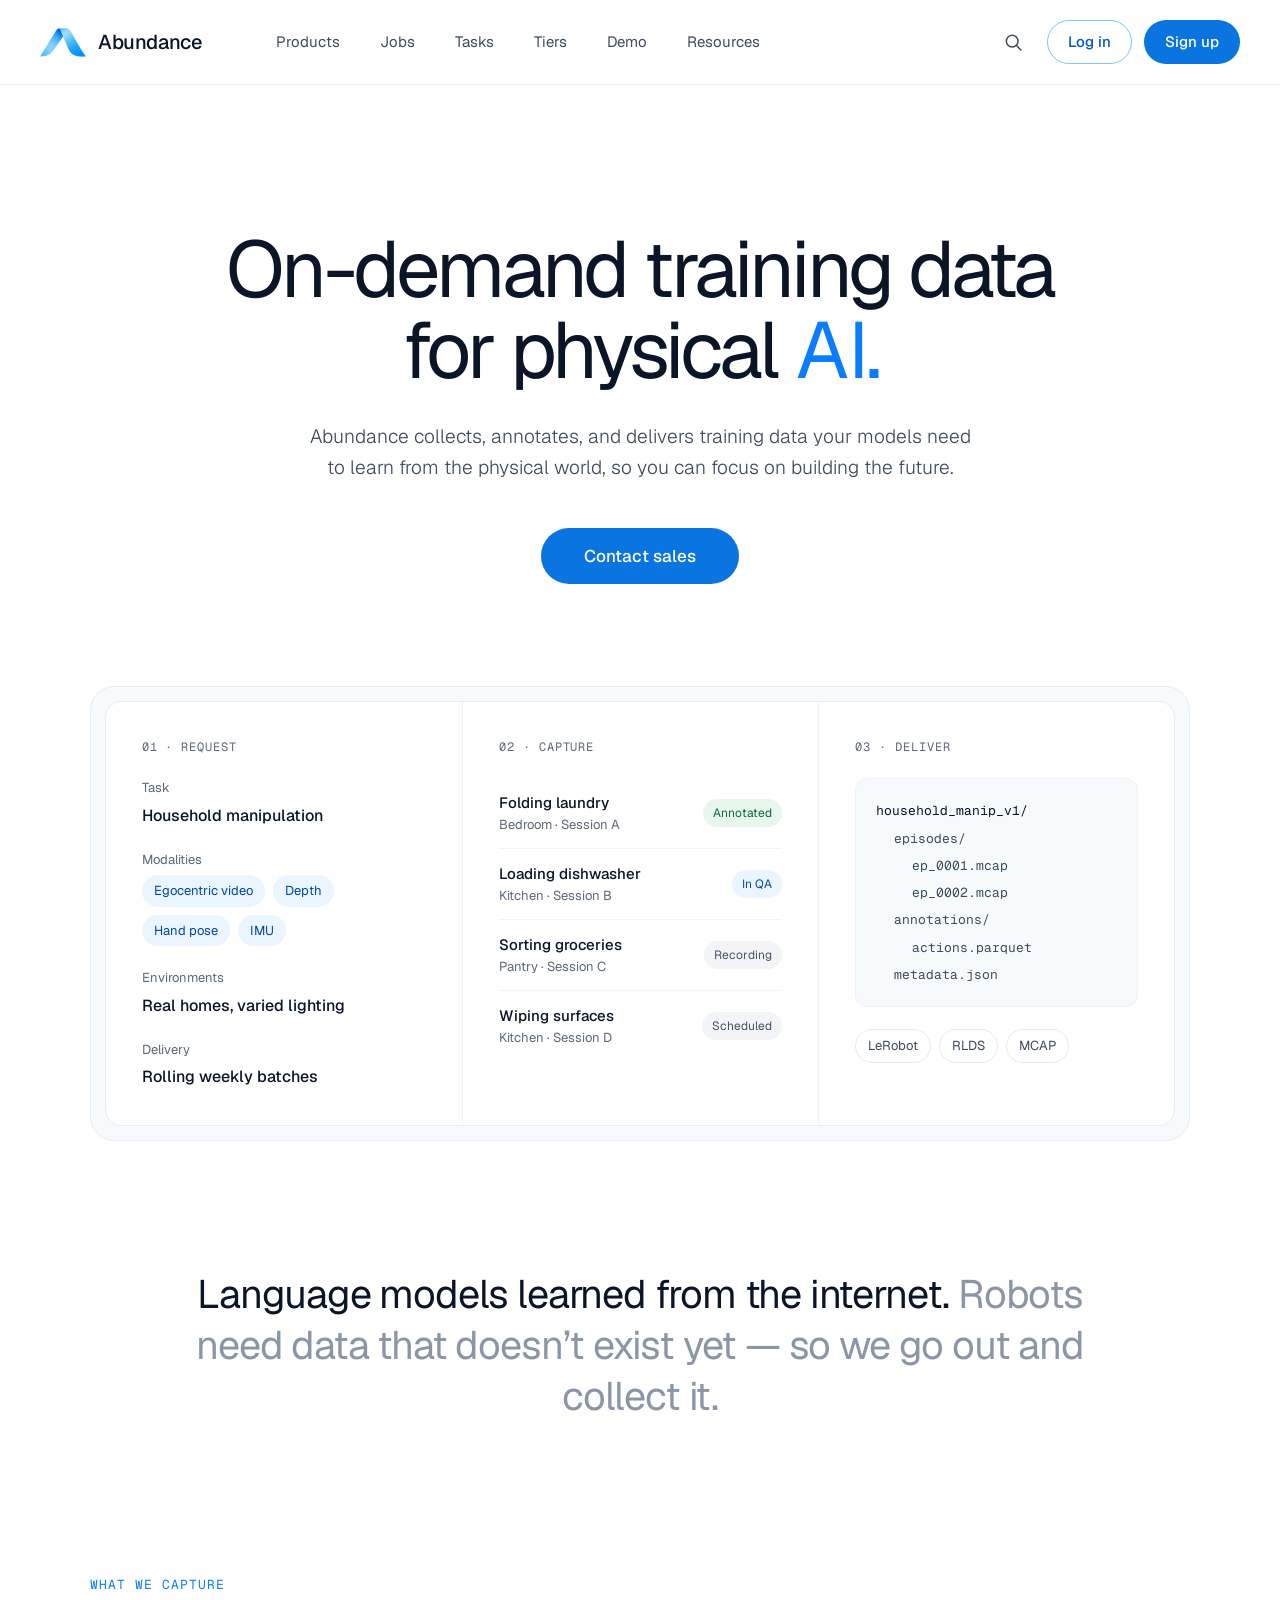
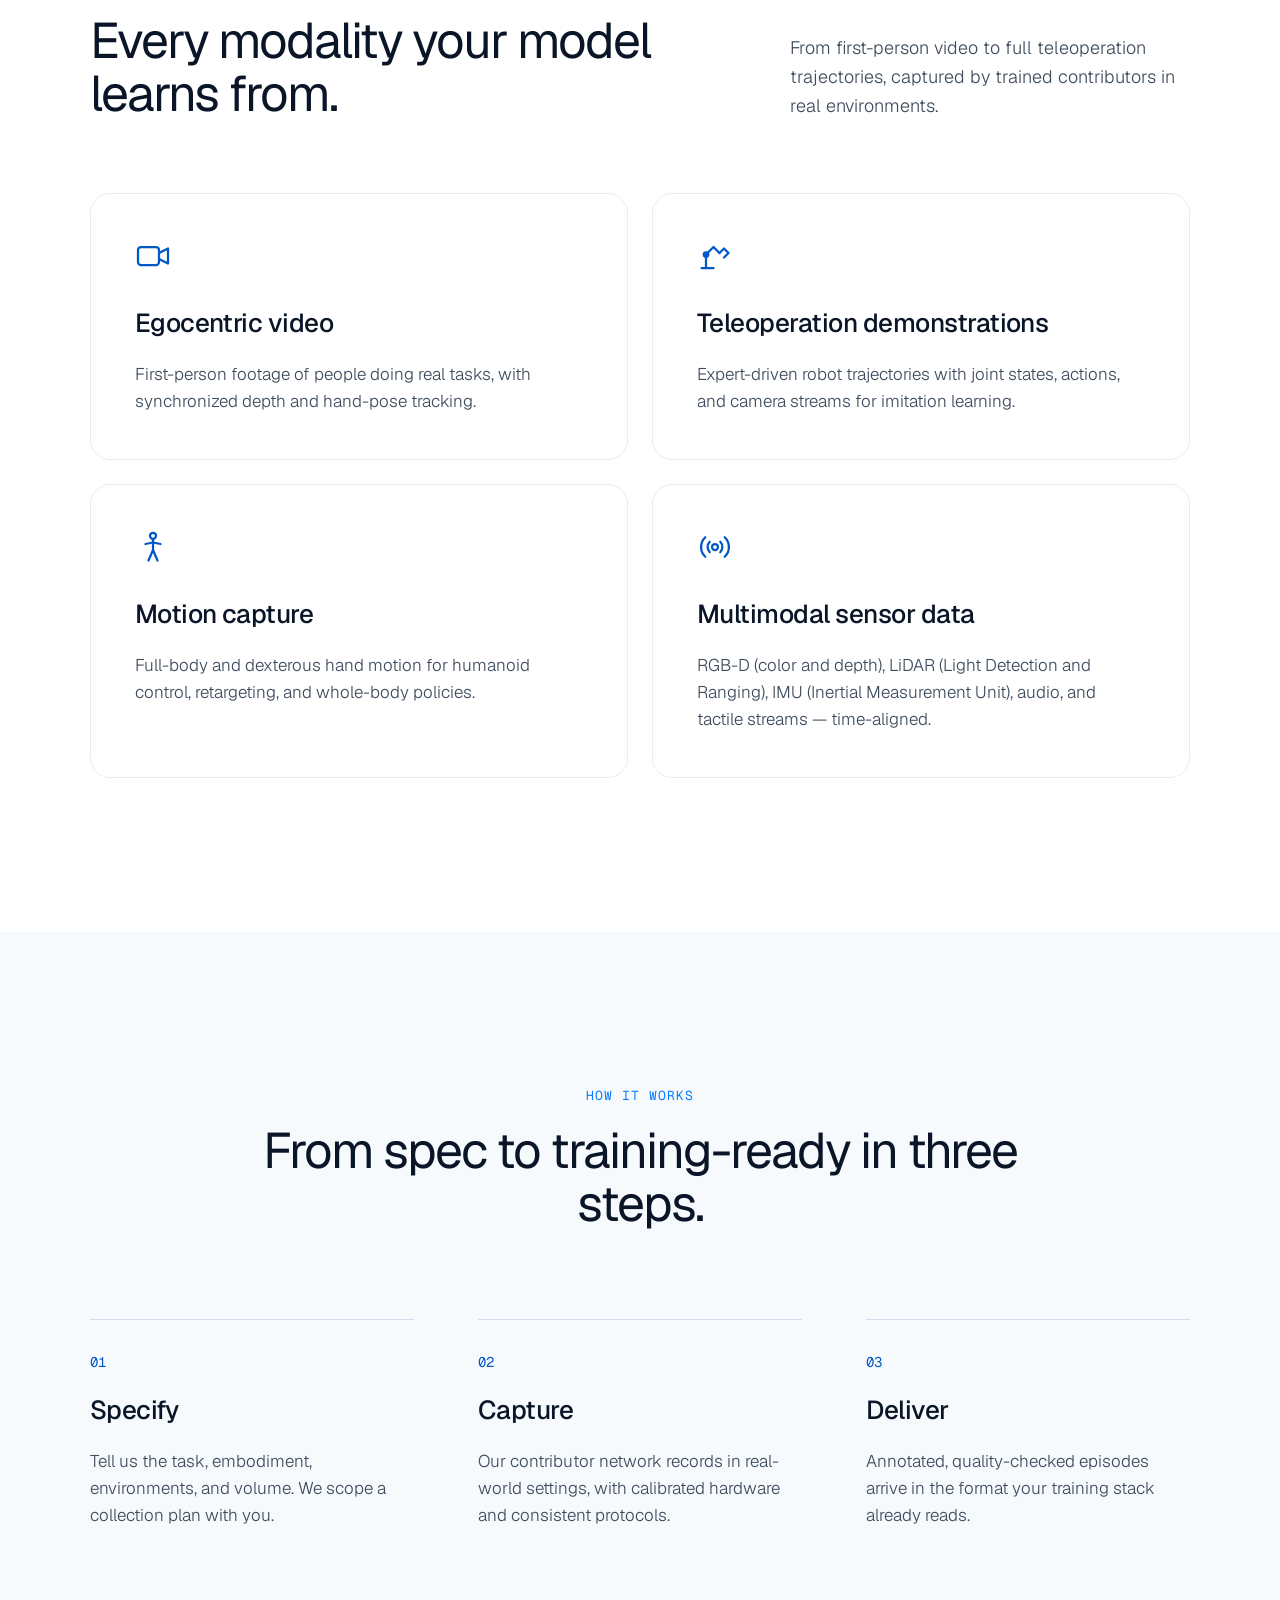
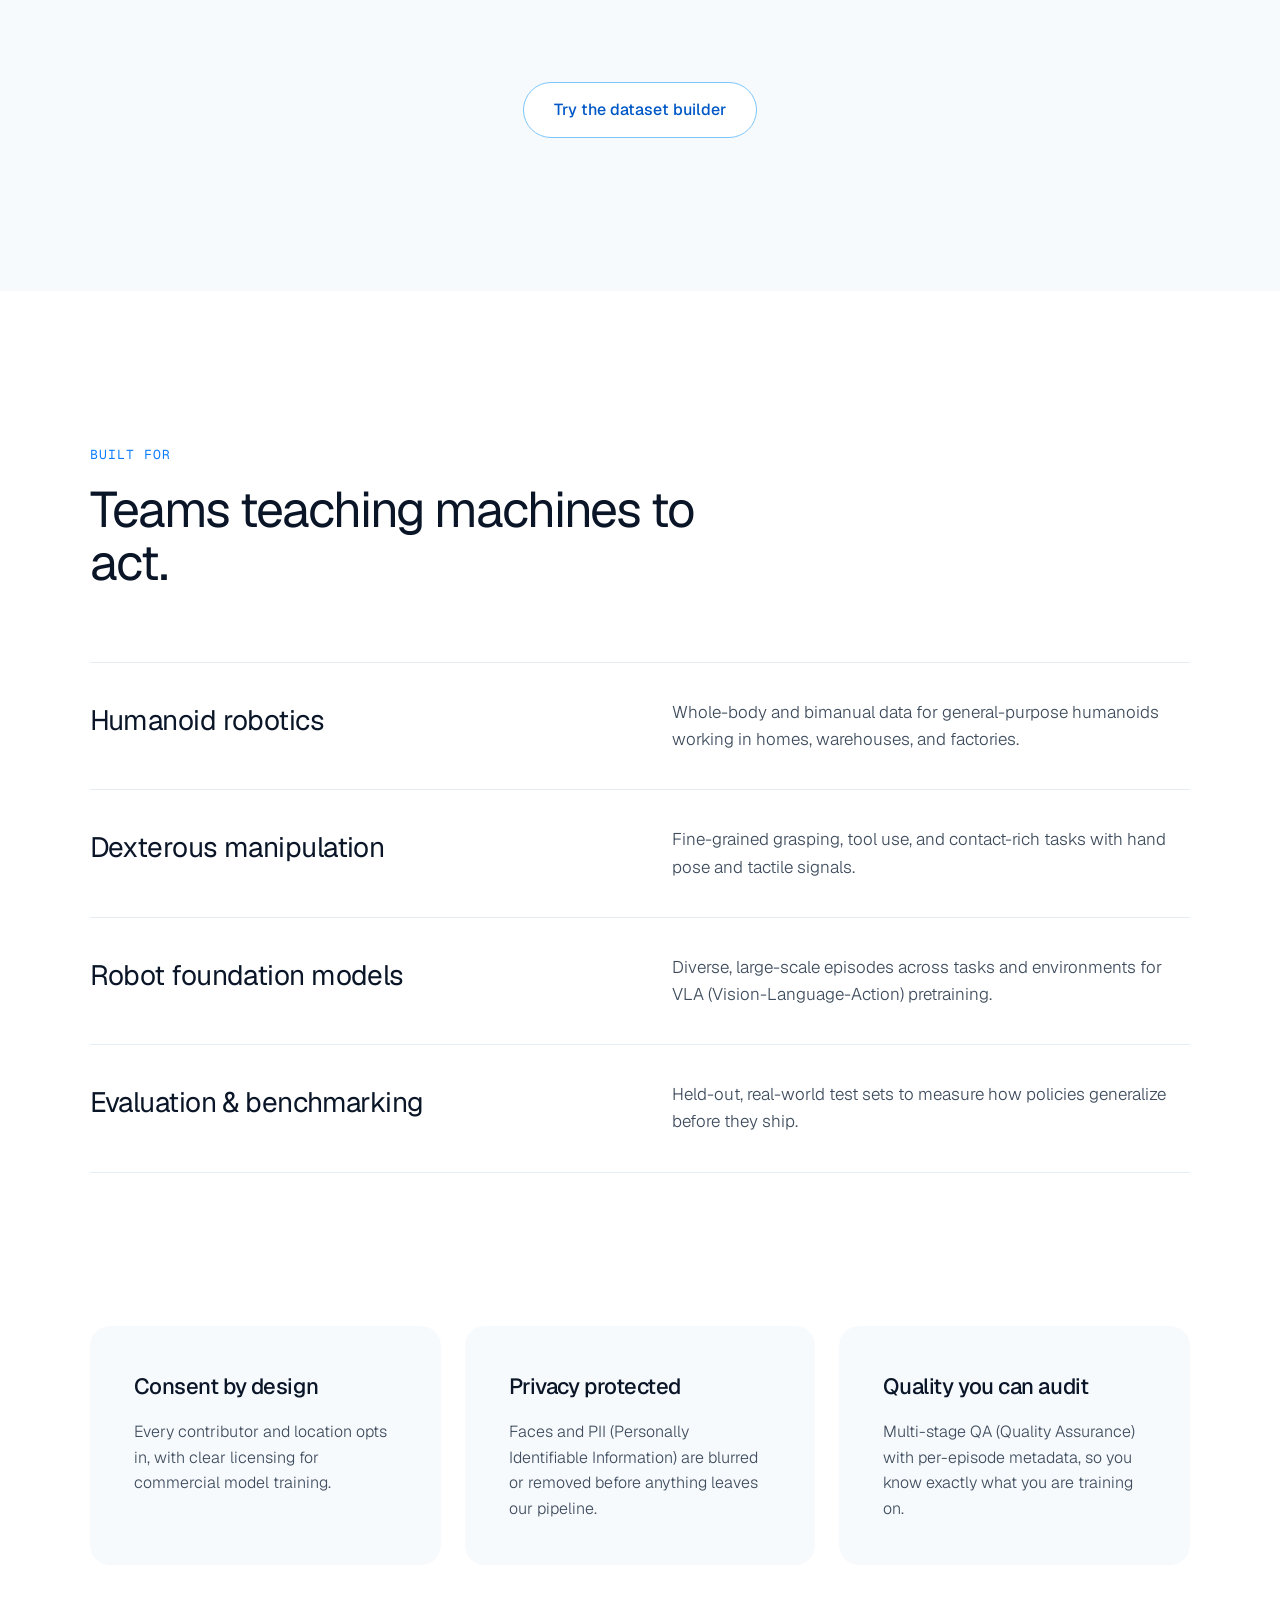
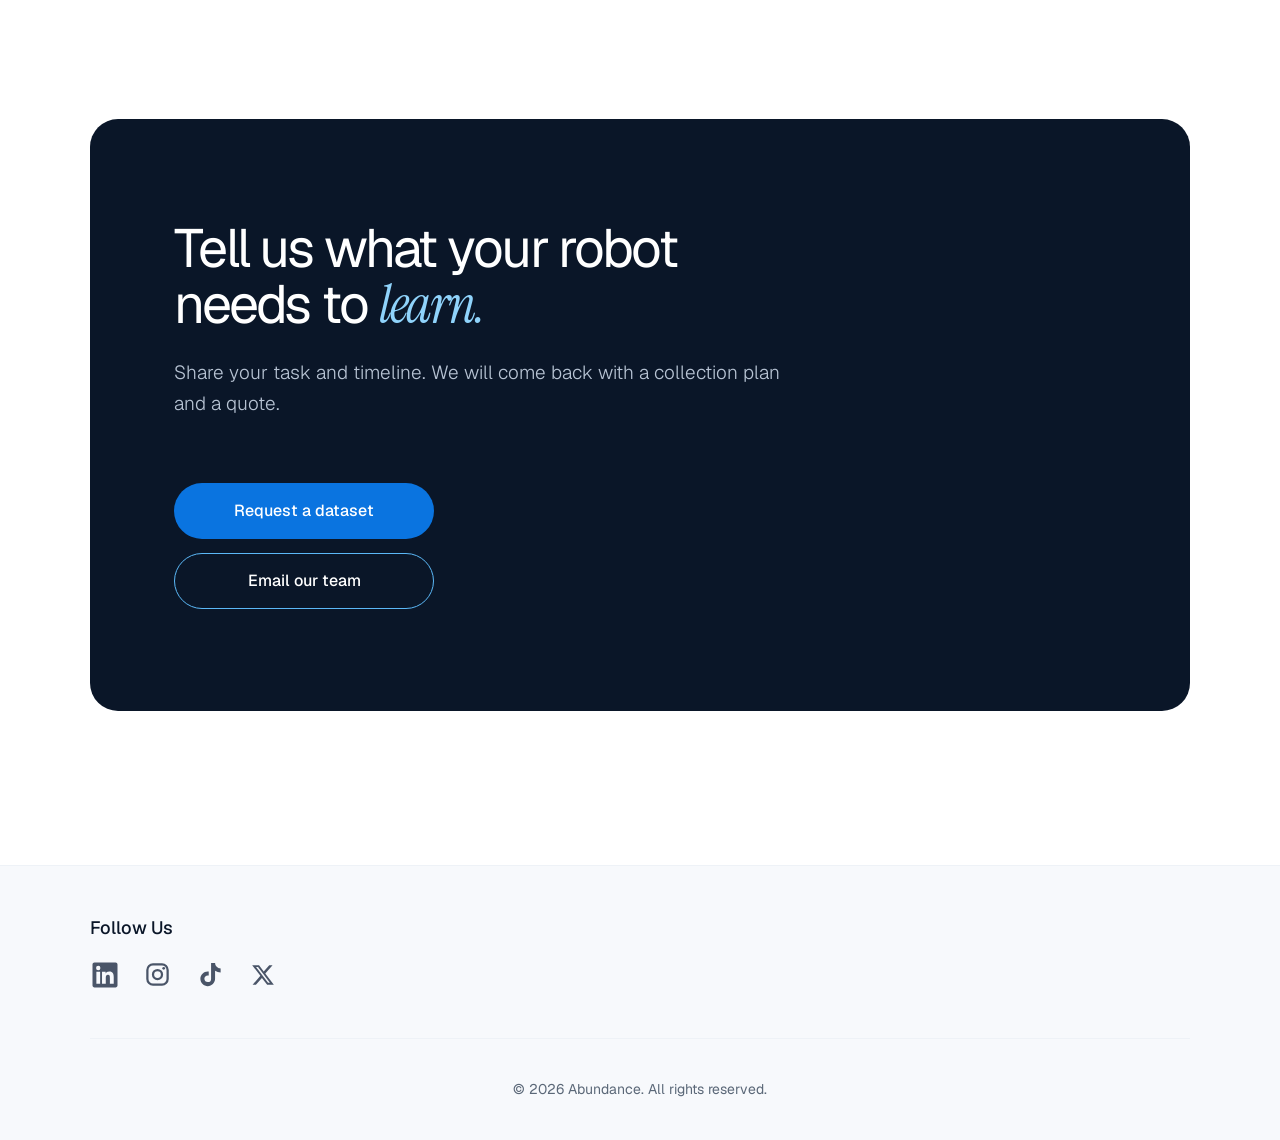
<file: index.html>
<!doctype html>
<html lang="en">
<head>
<meta charset="utf-8">
<meta name="viewport" content="width=device-width, initial-scale=1">
<title>Abundance - On-demand training data for physical AI</title>
<meta name="description" content="Abundance collects, annotates, and delivers training data your models need to learn from the physical world, so you can focus on building the future.">
<meta property="og:title" content="Abundance - On-demand training data for physical AI">
<meta property="og:description" content="Abundance collects, annotates, and delivers training data your models need to learn from the physical world, so you can focus on building the future.">
<meta property="og:image" content="https://abundancephysical.com/assets/logo.png">
<meta name="theme-color" content="#ffffff">
<link rel="icon" href="/favicon.ico" sizes="any">
<link rel="icon" type="image/png" sizes="48x48" href="/assets/favicon-48.png">
<link rel="icon" type="image/png" sizes="96x96" href="/assets/favicon-96.png">
<link rel="icon" type="image/png" sizes="192x192" href="/assets/favicon-192.png">
<link rel="apple-touch-icon" href="/assets/apple-touch-icon.png">
<link rel="preload" href="/fonts/geist.woff2" as="font" type="font/woff2" crossorigin>
<link rel="stylesheet" href="css/styles.css">
<script type="application/ld+json">{"@context":"https://schema.org","@type":"Organization","name":"Abundance","url":"https://abundancephysical.com/","logo":"https://abundancephysical.com/assets/favicon-512.png","email":"support@abundancephysical.com","sameAs":["https://www.linkedin.com/company/abundancephysical/","https://www.instagram.com/abundancephysical","https://www.tiktok.com/@abundancephysical"]}</script>
</head>
<body>
<a class="sr-only" href="#main">Skip to content</a>
<header class="site-header" id="site-header">
  <div class="header-inner">
    <a class="brand" href="index.html">
      <img src="assets/logo-92.webp" srcset="assets/logo-92.webp 2x, assets/logo-138.webp 3x" alt="" width="46" height="32">
      <span>Abundance</span>
    </a>
    <button class="navlink icon-btn menu-toggle" type="button" aria-expanded="false" aria-controls="main-nav" aria-label="Open menu"><svg width="22" height="22" viewBox="0 0 24 24" fill="none" stroke="currentColor" stroke-width="1.8" stroke-linecap="round" aria-hidden="true"><path d="M4 7h16"></path><path d="M4 12h16"></path><path d="M4 17h16"></path></svg></button>
    <nav class="main-nav" id="main-nav" aria-label="Main">
      <button class="navlink" type="button" id="products-btn" aria-expanded="false" aria-controls="products-menu">Products</button>
      <a class="navlink" href="jobs.html">Jobs</a>
      <a class="navlink" href="tasks.html">Tasks</a>
      <a class="navlink" href="coming-soon.html?page=Tiers">Tiers</a>
      <a class="navlink" href="demo.html">Demo</a>
      <button class="navlink" type="button" id="resources-btn" aria-expanded="false" aria-controls="resources-menu">Resources</button>
    </nav>
    <div class="mega" id="resources-menu">
      <div class="mega-panel">
        <div class="mega-main res-main">
        <div class="mega-group">
          <div class="mega-label">Company</div>
          <div class="res-list">
            <a class="product-link" href="coming-soon.html?page=About">
              <span class="pname">About</span>
            </a>
            <a class="product-link" href="coming-soon.html?page=Careers">
              <span class="pname">Careers</span>
            </a>
            <a class="product-link" href="coming-soon.html?page=Investments">
              <span class="pname">Investments</span>
            </a>
            <a class="product-link" href="coming-soon.html?page=Blog">
              <span class="pname">Blog</span>
            </a>
            <a class="product-link" href="coming-soon.html?page=Customer+stories">
              <span class="pname">Customer stories</span>
            </a>
            <a class="product-link" href="coming-soon.html?page=Press">
              <span class="pname">Press</span>
            </a>
          </div>
        </div>
        <div class="mega-group">
          <div class="mega-label">Support</div>
          <div class="res-list">
            <a class="product-link" href="support.html">
              <span class="pname">Get support</span>
            </a>
            <a class="product-link" href="coming-soon.html?page=Help+center">
              <span class="pname">Help center</span>
            </a>
            <a class="product-link" href="coming-soon.html?page=Contributor+FAQ">
              <span class="pname">Contributor FAQ</span>
            </a>
            <a class="product-link" href="coming-soon.html?page=Documentation">
              <span class="pname">Documentation</span>
            </a>
            <a class="product-link" href="coming-soon.html?page=Trust+and+safety">
              <span class="pname">Trust and safety</span>
            </a>
            <a class="product-link" href="coming-soon.html?page=System+status">
              <span class="pname">System status</span>
            </a>
          </div>
        </div>
        </div>
      </div>
    </div>
    <div class="mega" id="products-menu">
      <div class="mega-panel">
        <div class="mega-side">
          <div class="mega-label">Overview</div>
          <div class="mega-cats">
          <a href="coming-soon.html?page=Industrial+%26+Manufacturing">Industrial &amp; Manufacturing</a>
          <a href="coming-soon.html?page=Infrastructure">Infrastructure</a>
          <a href="coming-soon.html?page=Consumer">Consumer</a>
          <a href="coming-soon.html?page=Frontier">Frontier</a>
          </div>
        </div>
        <div class="mega-main">
        <div class="mega-group">
          <div class="mega-label">Industrial &amp; Manufacturing</div>
          <div class="mega-grid">
            <a class="product-link" href="coming-soon.html?page=Abundance+Factory">
              <span class="pname"><b>Abundance</b> Factory</span>
              <span class="pdesc">Solve labor shortage of production</span>
            </a>
            <a class="product-link" href="coming-soon.html?page=Abundance+3D+Printer">
              <span class="pname"><b>Abundance</b> 3D Printer</span>
              <span class="pdesc">Build the machines that build the machines</span>
            </a>
          </div>
        </div>
        <div class="mega-group">
          <div class="mega-label">Infrastructure</div>
          <div class="mega-grid">
            <a class="product-link" href="coming-soon.html?page=Abundance+Energy">
              <span class="pname"><b>Abundance</b> Energy</span>
              <span class="pdesc">Create sustainable energy infrastructure</span>
            </a>
            <a class="product-link" href="coming-soon.html?page=Abundance+Build">
              <span class="pname"><b>Abundance</b> Build</span>
              <span class="pdesc">Build homes and cities faster</span>
            </a>
            <a class="product-link" href="coming-soon.html?page=Abundance+Intelligence">
              <span class="pname"><b>Abundance</b> Intelligence</span>
              <span class="pdesc">Build and run AI infrastructure at scale</span>
            </a>
          </div>
        </div>
        <div class="mega-group">
          <div class="mega-label">Consumer</div>
          <div class="mega-grid">
            <a class="product-link" href="coming-soon.html?page=Abundance+Home">
              <span class="pname"><b>Abundance</b> Home</span>
              <span class="pdesc">Robot helpers for everyday chores</span>
            </a>
            <a class="product-link" href="coming-soon.html?page=Abundance+Food">
              <span class="pname"><b>Abundance</b> Food</span>
              <span class="pdesc">Produce food at scale</span>
            </a>
            <a class="product-link" href="coming-soon.html?page=Abundance+Sports">
              <span class="pname"><b>Abundance</b> Sports</span>
              <span class="pdesc">Teach robots the moves of elite athletes</span>
            </a>
          </div>
        </div>
        <div class="mega-group">
          <div class="mega-label">Frontier</div>
          <div class="mega-grid">
            <a class="product-link" href="coming-soon.html?page=Abundance+Research">
              <span class="pname"><b>Abundance</b> Research</span>
              <span class="pdesc">Run experiments that expand human knowledge</span>
            </a>
            <a class="product-link" href="coming-soon.html?page=Abundance+Medicine">
              <span class="pname"><b>Abundance</b> Medicine</span>
              <span class="pdesc">Bring expert care to everyone, everywhere</span>
            </a>
            <a class="product-link" href="coming-soon.html?page=Abundance+Beyond">
              <span class="pname"><b>Abundance</b> Beyond</span>
              <span class="pdesc">Make other planets livable</span>
            </a>
          </div>
        </div>
        </div>
      </div>
    </div>
    <div class="header-actions" id="header-actions">
      <button class="navlink icon-btn search-toggle" type="button" aria-label="Search"><svg width="20" height="20" viewBox="0 0 24 24" fill="none" stroke="currentColor" stroke-width="1.8" stroke-linecap="round" stroke-linejoin="round" aria-hidden="true"><circle cx="11" cy="11" r="7"></circle><path d="M21.5 21.5l-5.3-5.3"></path></svg></button>
      <form class="search" role="search" action="jobs.html" method="get">
        <svg width="18" height="18" viewBox="0 0 24 24" fill="none" stroke="currentColor" stroke-width="1.8" stroke-linecap="round" stroke-linejoin="round" aria-hidden="true"><circle cx="11" cy="11" r="7"></circle><path d="M21.5 21.5l-5.3-5.3"></path></svg>
        <label class="sr-only" for="site-search">Search</label>
        <input id="site-search" type="search" name="q" placeholder="Search jobs and products" autocomplete="off">
        <button class="close" type="button" aria-label="Close search"><svg width="14" height="14" viewBox="0 0 24 24" fill="none" stroke="currentColor" stroke-width="2" stroke-linecap="round" aria-hidden="true"><path d="M6 6l12 12"></path><path d="M18 6L6 18"></path></svg></button>
      </form>
      <a class="btn btn-outline" href="login.html">Log in</a>
      <a class="btn btn-primary" href="signup.html">Sign up</a>
    </div>
  </div>
</header>
<main id="main">

  <section class="hero section" id="top">
    <h1>On-demand training data <span class="nowrap">for physical <span class="accent ai-dial"><span class="dial" aria-hidden="true"><span class="strip"><span>A</span><span>S</span></span></span><span class="sr-only">A</span><span class="rest">I.</span></span></span></h1>
    <p>Abundance collects, annotates, and delivers training data your models need to learn from the physical world, so you can focus on building the future.</p>
    <div class="hero-actions">
      <a class="btn btn-primary btn-lg btn-hero" href="contact-sales.html">Contact sales</a>
    </div>
  </section>

  <section class="section" aria-label="How a dataset request works">
    <div class="wrap panel-outer">
      <div class="panel">

        <div class="panel-col">
          <div class="panel-step">01 · Request</div>
          <div class="kv"><div class="k">Task</div><div class="v">Household manipulation</div></div>
          <div class="kv">
            <div class="k">Modalities</div>
            <div class="tags">
              <span class="tag">Egocentric video</span>
              <span class="tag">Depth</span>
              <span class="tag">Hand pose</span>
              <span class="tag">IMU</span>
            </div>
          </div>
          <div class="kv"><div class="k">Environments</div><div class="v">Real homes, varied lighting</div></div>
          <div class="kv"><div class="k">Delivery</div><div class="v">Rolling weekly batches</div></div>
        </div>

        <div class="panel-col">
          <div class="panel-step">02 · Capture</div>
          <div>
            <div class="session"><div><div class="t">Folding laundry</div><div class="s">Bedroom · Session A</div></div><span class="status status-done">Annotated</span></div>
            <div class="session"><div><div class="t">Loading dishwasher</div><div class="s">Kitchen · Session B</div></div><span class="status status-qa">In QA</span></div>
            <div class="session"><div><div class="t">Sorting groceries</div><div class="s">Pantry · Session C</div></div><span class="status status-idle">Recording</span></div>
            <div class="session"><div><div class="t">Wiping surfaces</div><div class="s">Kitchen · Session D</div></div><span class="status status-idle">Scheduled</span></div>
          </div>
        </div>

        <div class="panel-col">
          <div class="panel-step">03 · Deliver</div>
          <div class="tree">
            <div class="root">household_manip_v1/</div>
            <div class="l1">episodes/</div>
            <div class="l2">ep_0001.mcap</div>
            <div class="l2">ep_0002.mcap</div>
            <div class="l1">annotations/</div>
            <div class="l2">actions.parquet</div>
            <div class="l1">metadata.json</div>
          </div>
          <div class="tags">
            <span class="tag tag-outline">LeRobot</span>
            <span class="tag tag-outline">RLDS</span>
            <span class="tag tag-outline">MCAP</span>
          </div>
        </div>

      </div>
    </div>
  </section>

  <section class="statement section" id="about">
    <p>Language models learned from the internet. <span>Robots need data that doesn’t exist yet — so we go out and collect it.</span></p>
  </section>

  <section class="data-types section" id="data">
    <div class="wrap" style="display: flex; flex-direction: column; gap: 72px">
      <div class="section-head">
        <div class="left">
          <div class="eyebrow">What we capture</div>
          <h2 class="h2">Every modality your model learns from.</h2>
        </div>
        <p class="lede">From first-person video to full teleoperation trajectories, captured by trained contributors in real environments.</p>
      </div>
      <div class="card-grid-2">
        <div class="card">
          <svg width="36" height="36" viewBox="0 0 24 24" fill="none" stroke="#0058C7" stroke-width="1.5" stroke-linecap="round" stroke-linejoin="round" aria-hidden="true"><rect x="2" y="6" width="14" height="12" rx="2"></rect><path d="M16 10l6-3v10l-6-3"></path></svg>
          <h3>Egocentric video</h3>
          <p>First-person footage of people doing real tasks, with synchronized depth and hand-pose tracking.</p>
        </div>
        <div class="card">
          <svg width="36" height="36" viewBox="0 0 24 24" fill="none" stroke="#0058C7" stroke-width="1.5" stroke-linecap="round" stroke-linejoin="round" aria-hidden="true"><path d="M6 20V11l5-5 4 4"></path><path d="M15 10l3-3 3 3-3 3"></path><path d="M3 20h8"></path><circle cx="6" cy="11" r="1.5"></circle></svg>
          <h3>Teleoperation demonstrations</h3>
          <p>Expert-driven robot trajectories with joint states, actions, and camera streams for imitation learning.</p>
        </div>
        <div class="card">
          <svg width="36" height="36" viewBox="0 0 24 24" fill="none" stroke="#0058C7" stroke-width="1.5" stroke-linecap="round" stroke-linejoin="round" aria-hidden="true"><circle cx="12" cy="4.5" r="2"></circle><path d="M12 7v7"></path><path d="M7 10l5-1 5 1"></path><path d="M9 21l3-7 3 7"></path></svg>
          <h3>Motion capture</h3>
          <p>Full-body and dexterous hand motion for humanoid control, retargeting, and whole-body policies.</p>
        </div>
        <div class="card">
          <svg width="36" height="36" viewBox="0 0 24 24" fill="none" stroke="#0058C7" stroke-width="1.5" stroke-linecap="round" stroke-linejoin="round" aria-hidden="true"><circle cx="12" cy="12" r="2"></circle><path d="M8.5 8.5a5 5 0 0 0 0 7"></path><path d="M15.5 8.5a5 5 0 0 1 0 7"></path><path d="M5.5 5.5a9 9 0 0 0 0 13"></path><path d="M18.5 5.5a9 9 0 0 1 0 13"></path></svg>
          <h3>Multimodal sensor data</h3>
          <p>RGB-D (color and depth), LiDAR (Light Detection and Ranging), IMU (Inertial Measurement Unit), audio, and tactile streams — time-aligned.</p>
        </div>
      </div>
    </div>
  </section>

  <section class="how section" id="how">
    <div class="wrap">
      <div class="how-head">
        <div class="eyebrow">How it works</div>
        <h2 class="h2">From spec to training-ready in three steps.</h2>
      </div>
      <div class="steps">
        <div class="step"><div class="n">01</div><h3>Specify</h3><p>Tell us the task, embodiment, environments, and volume. We scope a collection plan with you.</p></div>
        <div class="step"><div class="n">02</div><h3>Capture</h3><p>Our contributor network records in real-world settings, with calibrated hardware and consistent protocols.</p></div>
        <div class="step"><div class="n">03</div><h3>Deliver</h3><p>Annotated, quality-checked episodes arrive in the format your training stack already reads.</p></div>
      </div>
      <div class="how-demo"><a class="btn btn-outline btn-lg" href="demo.html">Try the dataset builder</a></div>
    </div>
  </section>

  <section class="uses section" id="use-cases">
    <div class="wrap">
      <div class="uses-head">
        <div class="eyebrow">Built for</div>
        <h2 class="h2">Teams teaching machines to act.</h2>
      </div>
      <div>
        <div class="use"><h3>Humanoid robotics</h3><p>Whole-body and bimanual data for general-purpose humanoids working in homes, warehouses, and factories.</p></div>
        <div class="use"><h3>Dexterous manipulation</h3><p>Fine-grained grasping, tool use, and contact-rich tasks with hand pose and tactile signals.</p></div>
        <div class="use"><h3>Robot foundation models</h3><p>Diverse, large-scale episodes across tasks and environments for VLA (Vision-Language-Action) pretraining.</p></div>
        <div class="use"><h3>Evaluation &amp; benchmarking</h3><p>Held-out, real-world test sets to measure how policies generalize before they ship.</p></div>
      </div>
    </div>
  </section>

  <section class="trust section" id="trust">
    <div class="wrap">
      <div class="trust-card"><h3>Consent by design</h3><p>Every contributor and location opts in, with clear licensing for commercial model training.</p></div>
      <div class="trust-card"><h3>Privacy protected</h3><p>Faces and PII (Personally Identifiable Information) are blurred or removed before anything leaves our pipeline.</p></div>
      <div class="trust-card"><h3>Quality you can audit</h3><p>Multi-stage QA (Quality Assurance) with per-episode metadata, so you know exactly what you are training on.</p></div>
    </div>
  </section>

  <section class="cta-wrap section" id="request">
    <div class="wrap cta">
      <div class="text">
        <h2>Tell us what your robot needs to <em>learn.</em></h2>
        <p>Share your task and timeline. We will come back with a collection plan and a quote.</p>
      </div>
      <div class="actions">
        <a class="btn btn-primary btn-lg" href="signup.html?path=team">Request a dataset</a>
        <a class="btn btn-lg btn-on-dark" href="mailto:support@abundancephysical.com">Email our team</a>
      </div>
    </div>
  </section>

</main>

<footer class="site-footer section" id="contact">
  <div class="wrap">
    <div class="footer-top">
      <div class="footer-col">
        <div class="h">Follow Us</div>
        <div class="footer-social">
          <a href="https://www.linkedin.com/company/abundancephysical/" target="_blank" rel="noopener" aria-label="Abundance on LinkedIn"><svg width="30" height="30" viewBox="0 0 24 24" fill="currentColor" aria-hidden="true"><path d="M20.45 2H3.55C2.7 2 2 2.7 2 3.55v16.9C2 21.3 2.7 22 3.55 22h16.9c.85 0 1.55-.7 1.55-1.55V3.55C22 2.7 21.3 2 20.45 2zM8.1 18.9H5.1V9.4h3v9.5zM6.6 8.1a1.74 1.74 0 1 1 0-3.48 1.74 1.74 0 0 1 0 3.48zm12.3 10.8h-3v-4.6c0-1.1 0-2.5-1.52-2.5-1.52 0-1.76 1.19-1.76 2.42v4.68h-3V9.4h2.88v1.3h.04c.4-.76 1.38-1.56 2.84-1.56 3.04 0 3.6 2 3.6 4.6v5.16z"></path></svg></a>
          <a href="https://www.instagram.com/abundancephysical" target="_blank" rel="noopener" aria-label="Abundance on Instagram"><svg width="27" height="27" viewBox="0 0 24 24" fill="none" stroke="currentColor" stroke-width="2" aria-hidden="true"><rect x="3" y="3" width="18" height="18" rx="5"></rect><circle cx="12" cy="12" r="4"></circle><circle cx="17.5" cy="6.5" r="1.2" fill="currentColor" stroke="none"></circle></svg></a>
          <a href="https://www.tiktok.com/@abundancephysical" target="_blank" rel="noopener" aria-label="Abundance on TikTok"><svg width="31" height="31" viewBox="0 0 24 24" fill="currentColor" aria-hidden="true"><path d="M16.6 5.82A4.28 4.28 0 0 1 15.54 3h-3.09v12.4a2.59 2.59 0 0 1-2.59 2.5c-1.42 0-2.6-1.16-2.6-2.6 0-1.72 1.66-3.01 3.37-2.48V9.66c-3.45-.46-6.47 2.22-6.47 5.64 0 3.33 2.76 5.7 5.69 5.7 3.14 0 5.69-2.55 5.69-5.7V9.01a7.35 7.35 0 0 0 4.3 1.38V7.3s-1.88.09-3.24-1.48z"></path></svg></a>
          <a href="coming-soon.html?page=X" aria-label="Abundance on X"><svg width="26" height="26" viewBox="0 0 24 24" fill="currentColor" aria-hidden="true"><path d="M17.75 3h3.07l-6.7 7.66L22 21h-6.17l-4.83-6.32L5.47 21H2.4l7.17-8.2L2 3h6.33l4.36 5.77L17.75 3zm-1.08 16.17h1.7L7.4 4.73H5.57l11.1 14.44z"></path></svg></a>
        </div>
      </div>
    </div>
    <div class="footer-bottom">© <span data-year>2026</span> Abundance. All rights reserved.</div>
  </div>
</footer>
<script src="js/site.js" defer></script>
</body>
</html>
</file>
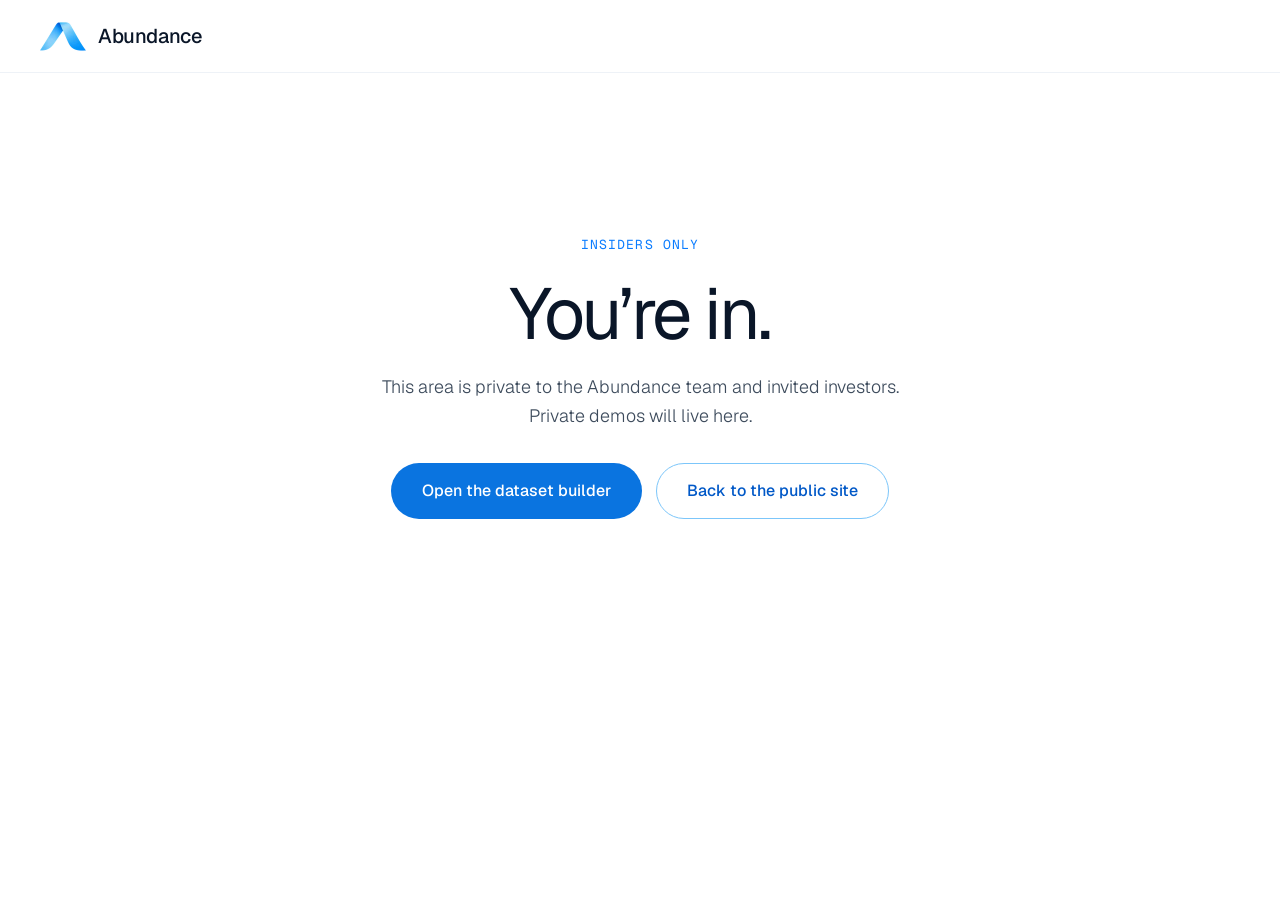
<file: insiders/index.html>
<!doctype html>
<html lang="en">
<head>
<meta charset="utf-8">
<meta name="viewport" content="width=device-width, initial-scale=1">
<title>Insiders - Abundance</title>
<meta name="robots" content="noindex, nofollow">
<meta name="theme-color" content="#ffffff">
<link rel="icon" href="/favicon.ico" sizes="any">
<link rel="icon" type="image/png" sizes="48x48" href="/assets/favicon-48.png">
<link rel="apple-touch-icon" href="/assets/apple-touch-icon.png">
<link rel="preload" href="/fonts/geist.woff2" as="font" type="font/woff2" crossorigin>
<link rel="stylesheet" href="/css/styles.css">
</head>
<body>
<header class="site-header">
  <div class="header-inner">
    <a class="brand" href="/">
      <img src="/assets/logo-92.webp" srcset="/assets/logo-92.webp 2x, /assets/logo-138.webp 3x" alt="" width="46" height="32">
      <span>Abundance</span>
    </a>
  </div>
</header>
<main id="main">
  <section class="soon section">
    <div class="eyebrow">Insiders only</div>
    <h1>You&rsquo;re in.</h1>
    <p>This area is private to the Abundance team and invited investors. Private demos will live here.</p>
    <div class="soon-actions">
      <a class="btn btn-primary btn-lg" href="/demo.html">Open the dataset builder</a>
      <a class="btn btn-outline btn-lg" href="/">Back to the public site</a>
    </div>
  </section>
</main>
</body>
</html>
</file>
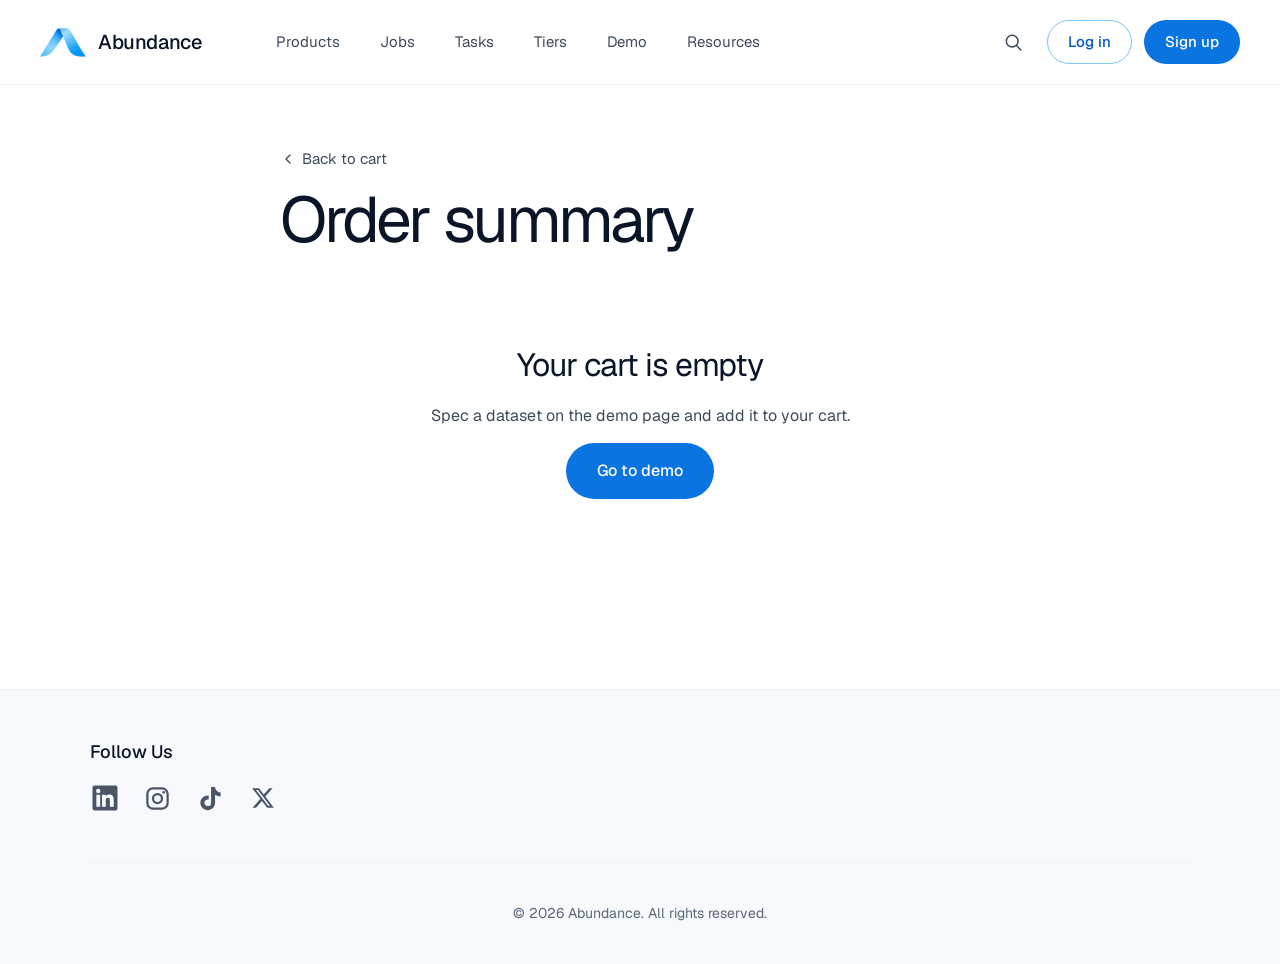
<file: checkout.html>
<!doctype html>
<html lang="en">
<head>
<meta charset="utf-8">
<meta name="viewport" content="width=device-width, initial-scale=1">
<title>Checkout - Abundance</title>
<meta name="description" content="Review your dataset order and place it with Abundance.">
<meta property="og:title" content="Checkout - Abundance">
<meta property="og:image" content="https://abundancephysical.com/assets/logo.png">
<meta name="theme-color" content="#ffffff">
<link rel="icon" href="/favicon.ico" sizes="any">
<link rel="icon" type="image/png" sizes="48x48" href="/assets/favicon-48.png">
<link rel="icon" type="image/png" sizes="96x96" href="/assets/favicon-96.png">
<link rel="icon" type="image/png" sizes="192x192" href="/assets/favicon-192.png">
<link rel="apple-touch-icon" href="/assets/apple-touch-icon.png">
<link rel="preload" href="/fonts/geist.woff2" as="font" type="font/woff2" crossorigin>
<link rel="stylesheet" href="css/styles.css">
<link rel="stylesheet" href="css/demo.css">
<link rel="stylesheet" href="css/checkout.css">
<meta name="robots" content="noindex">
</head>
<body>
<a class="sr-only" href="#main">Skip to content</a>
<header class="site-header" id="site-header">
  <div class="header-inner">
    <a class="brand" href="index.html">
      <img src="assets/logo-92.webp" srcset="assets/logo-92.webp 2x, assets/logo-138.webp 3x" alt="" width="46" height="32">
      <span>Abundance</span>
    </a>
    <button class="navlink icon-btn menu-toggle" type="button" aria-expanded="false" aria-controls="main-nav" aria-label="Open menu"><svg width="22" height="22" viewBox="0 0 24 24" fill="none" stroke="currentColor" stroke-width="1.8" stroke-linecap="round" aria-hidden="true"><path d="M4 7h16"></path><path d="M4 12h16"></path><path d="M4 17h16"></path></svg></button>
    <nav class="main-nav" id="main-nav" aria-label="Main">
      <button class="navlink" type="button" id="products-btn" aria-expanded="false" aria-controls="products-menu">Products</button>
      <a class="navlink" href="jobs.html">Jobs</a>
      <a class="navlink" href="tasks.html">Tasks</a>
      <a class="navlink" href="coming-soon.html?page=Tiers">Tiers</a>
      <a class="navlink" href="demo.html">Demo</a>
      <button class="navlink" type="button" id="resources-btn" aria-expanded="false" aria-controls="resources-menu">Resources</button>
    </nav>
    <div class="mega" id="resources-menu">
      <div class="mega-panel">
        <div class="mega-main res-main">
        <div class="mega-group">
          <div class="mega-label">Company</div>
          <div class="res-list">
            <a class="product-link" href="coming-soon.html?page=About">
              <span class="pname">About</span>
            </a>
            <a class="product-link" href="coming-soon.html?page=Careers">
              <span class="pname">Careers</span>
            </a>
            <a class="product-link" href="coming-soon.html?page=Investments">
              <span class="pname">Investments</span>
            </a>
            <a class="product-link" href="coming-soon.html?page=Blog">
              <span class="pname">Blog</span>
            </a>
            <a class="product-link" href="coming-soon.html?page=Customer+stories">
              <span class="pname">Customer stories</span>
            </a>
            <a class="product-link" href="coming-soon.html?page=Press">
              <span class="pname">Press</span>
            </a>
          </div>
        </div>
        <div class="mega-group">
          <div class="mega-label">Support</div>
          <div class="res-list">
            <a class="product-link" href="support.html">
              <span class="pname">Get support</span>
            </a>
            <a class="product-link" href="coming-soon.html?page=Help+center">
              <span class="pname">Help center</span>
            </a>
            <a class="product-link" href="coming-soon.html?page=Contributor+FAQ">
              <span class="pname">Contributor FAQ</span>
            </a>
            <a class="product-link" href="coming-soon.html?page=Documentation">
              <span class="pname">Documentation</span>
            </a>
            <a class="product-link" href="coming-soon.html?page=Trust+and+safety">
              <span class="pname">Trust and safety</span>
            </a>
            <a class="product-link" href="coming-soon.html?page=System+status">
              <span class="pname">System status</span>
            </a>
          </div>
        </div>
        </div>
      </div>
    </div>
    <div class="mega" id="products-menu">
      <div class="mega-panel">
        <div class="mega-side">
          <div class="mega-label">Overview</div>
          <div class="mega-cats">
          <a href="coming-soon.html?page=Industrial+%26+Manufacturing">Industrial &amp; Manufacturing</a>
          <a href="coming-soon.html?page=Infrastructure">Infrastructure</a>
          <a href="coming-soon.html?page=Consumer">Consumer</a>
          <a href="coming-soon.html?page=Frontier">Frontier</a>
          </div>
        </div>
        <div class="mega-main">
        <div class="mega-group">
          <div class="mega-label">Industrial &amp; Manufacturing</div>
          <div class="mega-grid">
            <a class="product-link" href="coming-soon.html?page=Abundance+Factory">
              <span class="pname"><b>Abundance</b> Factory</span>
              <span class="pdesc">Solve labor shortage of production</span>
            </a>
            <a class="product-link" href="coming-soon.html?page=Abundance+3D+Printer">
              <span class="pname"><b>Abundance</b> 3D Printer</span>
              <span class="pdesc">Build the machines that build the machines</span>
            </a>
          </div>
        </div>
        <div class="mega-group">
          <div class="mega-label">Infrastructure</div>
          <div class="mega-grid">
            <a class="product-link" href="coming-soon.html?page=Abundance+Energy">
              <span class="pname"><b>Abundance</b> Energy</span>
              <span class="pdesc">Create sustainable energy infrastructure</span>
            </a>
            <a class="product-link" href="coming-soon.html?page=Abundance+Build">
              <span class="pname"><b>Abundance</b> Build</span>
              <span class="pdesc">Build homes and cities faster</span>
            </a>
            <a class="product-link" href="coming-soon.html?page=Abundance+Intelligence">
              <span class="pname"><b>Abundance</b> Intelligence</span>
              <span class="pdesc">Build and run AI infrastructure at scale</span>
            </a>
          </div>
        </div>
        <div class="mega-group">
          <div class="mega-label">Consumer</div>
          <div class="mega-grid">
            <a class="product-link" href="coming-soon.html?page=Abundance+Home">
              <span class="pname"><b>Abundance</b> Home</span>
              <span class="pdesc">Robot helpers for everyday chores</span>
            </a>
            <a class="product-link" href="coming-soon.html?page=Abundance+Food">
              <span class="pname"><b>Abundance</b> Food</span>
              <span class="pdesc">Produce food at scale</span>
            </a>
            <a class="product-link" href="coming-soon.html?page=Abundance+Sports">
              <span class="pname"><b>Abundance</b> Sports</span>
              <span class="pdesc">Teach robots the moves of elite athletes</span>
            </a>
          </div>
        </div>
        <div class="mega-group">
          <div class="mega-label">Frontier</div>
          <div class="mega-grid">
            <a class="product-link" href="coming-soon.html?page=Abundance+Research">
              <span class="pname"><b>Abundance</b> Research</span>
              <span class="pdesc">Run experiments that expand human knowledge</span>
            </a>
            <a class="product-link" href="coming-soon.html?page=Abundance+Medicine">
              <span class="pname"><b>Abundance</b> Medicine</span>
              <span class="pdesc">Bring expert care to everyone, everywhere</span>
            </a>
            <a class="product-link" href="coming-soon.html?page=Abundance+Beyond">
              <span class="pname"><b>Abundance</b> Beyond</span>
              <span class="pdesc">Make other planets livable</span>
            </a>
          </div>
        </div>
        </div>
      </div>
    </div>
    <div class="header-actions" id="header-actions">
      <button class="navlink icon-btn search-toggle" type="button" aria-label="Search"><svg width="20" height="20" viewBox="0 0 24 24" fill="none" stroke="currentColor" stroke-width="1.8" stroke-linecap="round" stroke-linejoin="round" aria-hidden="true"><circle cx="11" cy="11" r="7"></circle><path d="M21.5 21.5l-5.3-5.3"></path></svg></button>
      <form class="search" role="search" action="jobs.html" method="get">
        <svg width="18" height="18" viewBox="0 0 24 24" fill="none" stroke="currentColor" stroke-width="1.8" stroke-linecap="round" stroke-linejoin="round" aria-hidden="true"><circle cx="11" cy="11" r="7"></circle><path d="M21.5 21.5l-5.3-5.3"></path></svg>
        <label class="sr-only" for="site-search">Search</label>
        <input id="site-search" type="search" name="q" placeholder="Search jobs and products" autocomplete="off">
        <button class="close" type="button" aria-label="Close search"><svg width="14" height="14" viewBox="0 0 24 24" fill="none" stroke="currentColor" stroke-width="2" stroke-linecap="round" aria-hidden="true"><path d="M6 6l12 12"></path><path d="M18 6L6 18"></path></svg></button>
      </form>
      <a class="btn btn-outline" href="login.html">Log in</a>
      <a class="btn btn-primary" href="signup.html">Sign up</a>
    </div>
  </div>
</header>
<main id="main">
  <section class="co-hero section">
    <div class="wrap">
      <a class="co-back" href="demo.html#cart"><svg width="16" height="16" viewBox="0 0 24 24" fill="none" stroke="currentColor" stroke-width="2" stroke-linecap="round" stroke-linejoin="round" aria-hidden="true"><path d="M15 6l-6 6 6 6"></path></svg>Back to cart</a>
      <h1>Order summary</h1>
    </div>
  </section>

  <section class="co section" aria-label="Checkout">
    <div class="wrap">
      <div class="co-empty" id="co-empty" hidden>
        <h2>Your cart is empty</h2>
        <p>Spec a dataset on the demo page and add it to your cart.</p>
        <a class="btn btn-primary btn-lg" href="demo.html">Go to demo</a>
      </div>

      <aside class="co-summary dpanel" id="co-summary" hidden>
        <div class="dpanel-head"><span class="dpanel-title">Your cart</span><a class="co-edit" href="demo.html#cart">Edit cart</a></div>
        <div class="co-items" id="co-items"></div>
        <div class="co-totals">
          <div><span class="k">Datasets</span><span class="v" id="co-count"></span></div>
          <div><span class="k">Total hours</span><span class="v" id="co-hours"></span></div>
          <div><span class="k">Episodes</span><span class="v" id="co-episodes"></span></div>
          <div><span class="k">Estimated delivery</span><span class="v" id="co-weeks"></span></div>
        </div>
        <p class="disclaimer co-note">Estimates are illustrative. We confirm scope, timeline, and pricing with you before collection starts.</p>
        <div class="co-actions co-summary-actions">
          <button class="btn btn-primary btn-lg btn-block" type="button" id="co-checkout">Checkout</button>
          <p class="field-error" id="co-send-err" role="alert" hidden></p>
        </div>
      </aside>

    </div>
  </section>
</main>

<footer class="site-footer section" id="contact">
  <div class="wrap">
    <div class="footer-top">
      <div class="footer-col">
        <div class="h">Follow Us</div>
        <div class="footer-social">
          <a href="https://www.linkedin.com/company/abundancephysical/" target="_blank" rel="noopener" aria-label="Abundance on LinkedIn"><svg width="30" height="30" viewBox="0 0 24 24" fill="currentColor" aria-hidden="true"><path d="M20.45 2H3.55C2.7 2 2 2.7 2 3.55v16.9C2 21.3 2.7 22 3.55 22h16.9c.85 0 1.55-.7 1.55-1.55V3.55C22 2.7 21.3 2 20.45 2zM8.1 18.9H5.1V9.4h3v9.5zM6.6 8.1a1.74 1.74 0 1 1 0-3.48 1.74 1.74 0 0 1 0 3.48zm12.3 10.8h-3v-4.6c0-1.1 0-2.5-1.52-2.5-1.52 0-1.76 1.19-1.76 2.42v4.68h-3V9.4h2.88v1.3h.04c.4-.76 1.38-1.56 2.84-1.56 3.04 0 3.6 2 3.6 4.6v5.16z"></path></svg></a>
          <a href="https://www.instagram.com/abundancephysical" target="_blank" rel="noopener" aria-label="Abundance on Instagram"><svg width="27" height="27" viewBox="0 0 24 24" fill="none" stroke="currentColor" stroke-width="2" aria-hidden="true"><rect x="3" y="3" width="18" height="18" rx="5"></rect><circle cx="12" cy="12" r="4"></circle><circle cx="17.5" cy="6.5" r="1.2" fill="currentColor" stroke="none"></circle></svg></a>
          <a href="https://www.tiktok.com/@abundancephysical" target="_blank" rel="noopener" aria-label="Abundance on TikTok"><svg width="31" height="31" viewBox="0 0 24 24" fill="currentColor" aria-hidden="true"><path d="M16.6 5.82A4.28 4.28 0 0 1 15.54 3h-3.09v12.4a2.59 2.59 0 0 1-2.59 2.5c-1.42 0-2.6-1.16-2.6-2.6 0-1.72 1.66-3.01 3.37-2.48V9.66c-3.45-.46-6.47 2.22-6.47 5.64 0 3.33 2.76 5.7 5.69 5.7 3.14 0 5.69-2.55 5.69-5.7V9.01a7.35 7.35 0 0 0 4.3 1.38V7.3s-1.88.09-3.24-1.48z"></path></svg></a>
          <a href="coming-soon.html?page=X" aria-label="Abundance on X"><svg width="26" height="26" viewBox="0 0 24 24" fill="currentColor" aria-hidden="true"><path d="M17.75 3h3.07l-6.7 7.66L22 21h-6.17l-4.83-6.32L5.47 21H2.4l7.17-8.2L2 3h6.33l4.36 5.77L17.75 3zm-1.08 16.17h1.7L7.4 4.73H5.57l11.1 14.44z"></path></svg></a>
        </div>
      </div>
    </div>
    <div class="footer-bottom">© <span data-year>2026</span> Abundance. All rights reserved.</div>
  </div>
</footer>
<script src="js/site.js" defer></script>
<script src="js/forms.js" defer></script>
<script src="js/checkout.js" defer></script>
</body>
</html>
</file>
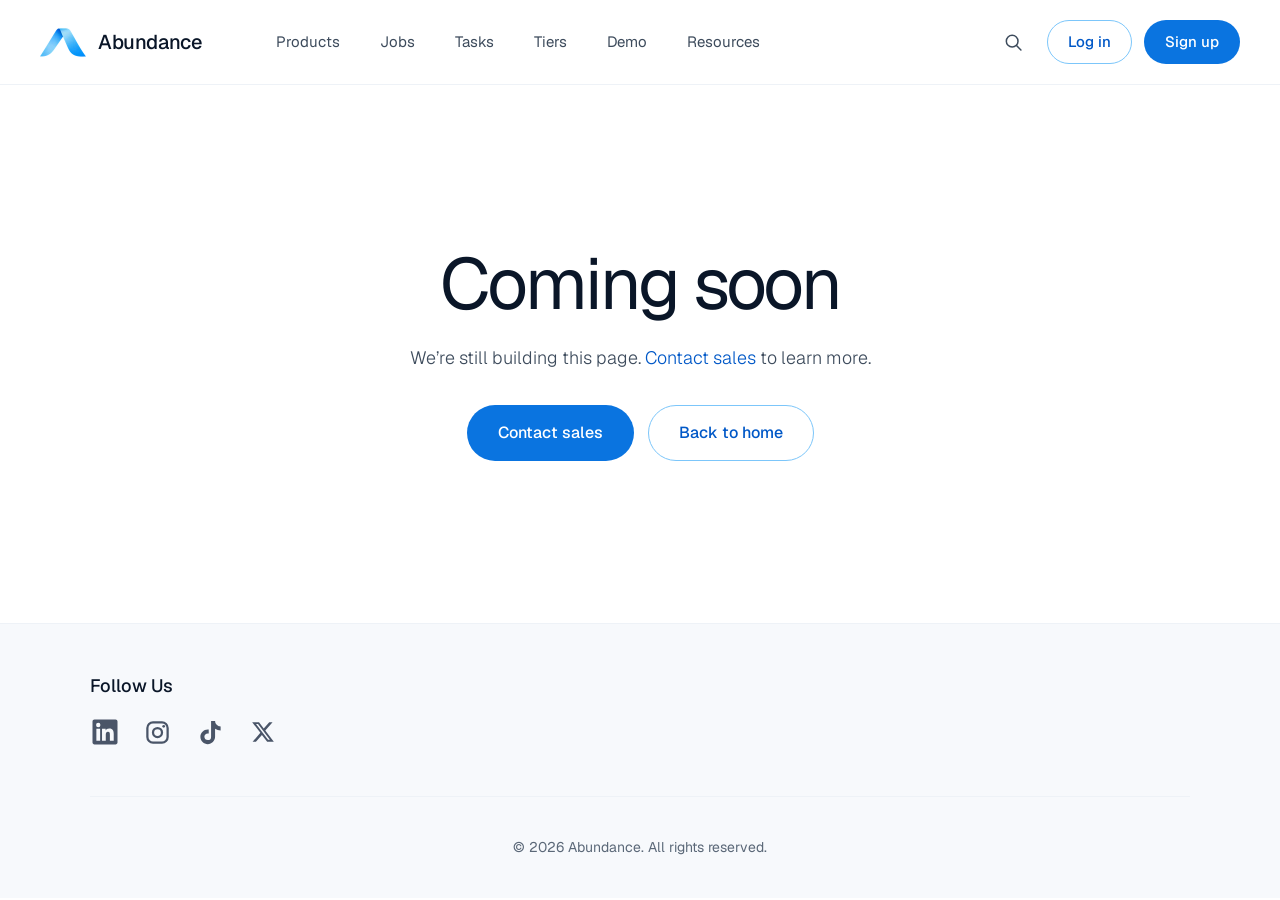
<file: coming-soon.html>
<!doctype html>
<html lang="en">
<head>
<meta charset="utf-8">
<meta name="viewport" content="width=device-width, initial-scale=1">
<title>Coming soon - Abundance</title>
<meta name="description" content="This page is coming soon.">
<meta property="og:title" content="Coming soon - Abundance">
<meta property="og:image" content="https://abundancephysical.com/assets/logo.png">
<meta name="robots" content="noindex">
<meta name="theme-color" content="#ffffff">
<link rel="icon" href="/favicon.ico" sizes="any">
<link rel="icon" type="image/png" sizes="48x48" href="/assets/favicon-48.png">
<link rel="icon" type="image/png" sizes="96x96" href="/assets/favicon-96.png">
<link rel="icon" type="image/png" sizes="192x192" href="/assets/favicon-192.png">
<link rel="apple-touch-icon" href="/assets/apple-touch-icon.png">
<link rel="preload" href="/fonts/geist.woff2" as="font" type="font/woff2" crossorigin>
<link rel="stylesheet" href="css/styles.css">
</head>
<body>
<a class="sr-only" href="#main">Skip to content</a>
<header class="site-header" id="site-header">
  <div class="header-inner">
    <a class="brand" href="index.html">
      <img src="assets/logo-92.webp" srcset="assets/logo-92.webp 2x, assets/logo-138.webp 3x" alt="" width="46" height="32">
      <span>Abundance</span>
    </a>
    <button class="navlink icon-btn menu-toggle" type="button" aria-expanded="false" aria-controls="main-nav" aria-label="Open menu"><svg width="22" height="22" viewBox="0 0 24 24" fill="none" stroke="currentColor" stroke-width="1.8" stroke-linecap="round" aria-hidden="true"><path d="M4 7h16"></path><path d="M4 12h16"></path><path d="M4 17h16"></path></svg></button>
    <nav class="main-nav" id="main-nav" aria-label="Main">
      <button class="navlink" type="button" id="products-btn" aria-expanded="false" aria-controls="products-menu">Products</button>
      <a class="navlink" href="jobs.html">Jobs</a>
      <a class="navlink" href="tasks.html">Tasks</a>
      <a class="navlink" href="coming-soon.html?page=Tiers">Tiers</a>
      <a class="navlink" href="demo.html">Demo</a>
      <button class="navlink" type="button" id="resources-btn" aria-expanded="false" aria-controls="resources-menu">Resources</button>
    </nav>
    <div class="mega" id="resources-menu">
      <div class="mega-panel">
        <div class="mega-main res-main">
        <div class="mega-group">
          <div class="mega-label">Company</div>
          <div class="res-list">
            <a class="product-link" href="coming-soon.html?page=About">
              <span class="pname">About</span>
            </a>
            <a class="product-link" href="coming-soon.html?page=Careers">
              <span class="pname">Careers</span>
            </a>
            <a class="product-link" href="coming-soon.html?page=Investments">
              <span class="pname">Investments</span>
            </a>
            <a class="product-link" href="coming-soon.html?page=Blog">
              <span class="pname">Blog</span>
            </a>
            <a class="product-link" href="coming-soon.html?page=Customer+stories">
              <span class="pname">Customer stories</span>
            </a>
            <a class="product-link" href="coming-soon.html?page=Press">
              <span class="pname">Press</span>
            </a>
          </div>
        </div>
        <div class="mega-group">
          <div class="mega-label">Support</div>
          <div class="res-list">
            <a class="product-link" href="support.html">
              <span class="pname">Get support</span>
            </a>
            <a class="product-link" href="coming-soon.html?page=Help+center">
              <span class="pname">Help center</span>
            </a>
            <a class="product-link" href="coming-soon.html?page=Contributor+FAQ">
              <span class="pname">Contributor FAQ</span>
            </a>
            <a class="product-link" href="coming-soon.html?page=Documentation">
              <span class="pname">Documentation</span>
            </a>
            <a class="product-link" href="coming-soon.html?page=Trust+and+safety">
              <span class="pname">Trust and safety</span>
            </a>
            <a class="product-link" href="coming-soon.html?page=System+status">
              <span class="pname">System status</span>
            </a>
          </div>
        </div>
        </div>
      </div>
    </div>
    <div class="mega" id="products-menu">
      <div class="mega-panel">
        <div class="mega-side">
          <div class="mega-label">Overview</div>
          <div class="mega-cats">
          <a href="coming-soon.html?page=Industrial+%26+Manufacturing">Industrial &amp; Manufacturing</a>
          <a href="coming-soon.html?page=Infrastructure">Infrastructure</a>
          <a href="coming-soon.html?page=Consumer">Consumer</a>
          <a href="coming-soon.html?page=Frontier">Frontier</a>
          </div>
        </div>
        <div class="mega-main">
        <div class="mega-group">
          <div class="mega-label">Industrial &amp; Manufacturing</div>
          <div class="mega-grid">
            <a class="product-link" href="coming-soon.html?page=Abundance+Factory">
              <span class="pname"><b>Abundance</b> Factory</span>
              <span class="pdesc">Solve labor shortage of production</span>
            </a>
            <a class="product-link" href="coming-soon.html?page=Abundance+3D+Printer">
              <span class="pname"><b>Abundance</b> 3D Printer</span>
              <span class="pdesc">Build the machines that build the machines</span>
            </a>
          </div>
        </div>
        <div class="mega-group">
          <div class="mega-label">Infrastructure</div>
          <div class="mega-grid">
            <a class="product-link" href="coming-soon.html?page=Abundance+Energy">
              <span class="pname"><b>Abundance</b> Energy</span>
              <span class="pdesc">Create sustainable energy infrastructure</span>
            </a>
            <a class="product-link" href="coming-soon.html?page=Abundance+Build">
              <span class="pname"><b>Abundance</b> Build</span>
              <span class="pdesc">Build homes and cities faster</span>
            </a>
            <a class="product-link" href="coming-soon.html?page=Abundance+Intelligence">
              <span class="pname"><b>Abundance</b> Intelligence</span>
              <span class="pdesc">Build and run AI infrastructure at scale</span>
            </a>
          </div>
        </div>
        <div class="mega-group">
          <div class="mega-label">Consumer</div>
          <div class="mega-grid">
            <a class="product-link" href="coming-soon.html?page=Abundance+Home">
              <span class="pname"><b>Abundance</b> Home</span>
              <span class="pdesc">Robot helpers for everyday chores</span>
            </a>
            <a class="product-link" href="coming-soon.html?page=Abundance+Food">
              <span class="pname"><b>Abundance</b> Food</span>
              <span class="pdesc">Produce food at scale</span>
            </a>
            <a class="product-link" href="coming-soon.html?page=Abundance+Sports">
              <span class="pname"><b>Abundance</b> Sports</span>
              <span class="pdesc">Teach robots the moves of elite athletes</span>
            </a>
          </div>
        </div>
        <div class="mega-group">
          <div class="mega-label">Frontier</div>
          <div class="mega-grid">
            <a class="product-link" href="coming-soon.html?page=Abundance+Research">
              <span class="pname"><b>Abundance</b> Research</span>
              <span class="pdesc">Run experiments that expand human knowledge</span>
            </a>
            <a class="product-link" href="coming-soon.html?page=Abundance+Medicine">
              <span class="pname"><b>Abundance</b> Medicine</span>
              <span class="pdesc">Bring expert care to everyone, everywhere</span>
            </a>
            <a class="product-link" href="coming-soon.html?page=Abundance+Beyond">
              <span class="pname"><b>Abundance</b> Beyond</span>
              <span class="pdesc">Make other planets livable</span>
            </a>
          </div>
        </div>
        </div>
      </div>
    </div>
    <div class="header-actions" id="header-actions">
      <button class="navlink icon-btn search-toggle" type="button" aria-label="Search"><svg width="20" height="20" viewBox="0 0 24 24" fill="none" stroke="currentColor" stroke-width="1.8" stroke-linecap="round" stroke-linejoin="round" aria-hidden="true"><circle cx="11" cy="11" r="7"></circle><path d="M21.5 21.5l-5.3-5.3"></path></svg></button>
      <form class="search" role="search" action="jobs.html" method="get">
        <svg width="18" height="18" viewBox="0 0 24 24" fill="none" stroke="currentColor" stroke-width="1.8" stroke-linecap="round" stroke-linejoin="round" aria-hidden="true"><circle cx="11" cy="11" r="7"></circle><path d="M21.5 21.5l-5.3-5.3"></path></svg>
        <label class="sr-only" for="site-search">Search</label>
        <input id="site-search" type="search" name="q" placeholder="Search jobs and products" autocomplete="off">
        <button class="close" type="button" aria-label="Close search"><svg width="14" height="14" viewBox="0 0 24 24" fill="none" stroke="currentColor" stroke-width="2" stroke-linecap="round" aria-hidden="true"><path d="M6 6l12 12"></path><path d="M18 6L6 18"></path></svg></button>
      </form>
      <a class="btn btn-outline" href="login.html">Log in</a>
      <a class="btn btn-primary" href="signup.html">Sign up</a>
    </div>
  </div>
</header>
<main id="main">
  <section class="soon section">
    <h1>Coming soon</h1>
    <p>We&rsquo;re still building <span id="soon-name">this page</span>. <a href="contact-sales.html">Contact sales</a> to learn more.</p>
    <div class="soon-actions">
      <a class="btn btn-primary btn-lg" href="contact-sales.html">Contact sales</a>
      <a class="btn btn-outline btn-lg" href="index.html">Back to home</a>
    </div>
  </section>
</main>

<footer class="site-footer section" id="contact">
  <div class="wrap">
    <div class="footer-top">
      <div class="footer-col">
        <div class="h">Follow Us</div>
        <div class="footer-social">
          <a href="https://www.linkedin.com/company/abundancephysical/" target="_blank" rel="noopener" aria-label="Abundance on LinkedIn"><svg width="30" height="30" viewBox="0 0 24 24" fill="currentColor" aria-hidden="true"><path d="M20.45 2H3.55C2.7 2 2 2.7 2 3.55v16.9C2 21.3 2.7 22 3.55 22h16.9c.85 0 1.55-.7 1.55-1.55V3.55C22 2.7 21.3 2 20.45 2zM8.1 18.9H5.1V9.4h3v9.5zM6.6 8.1a1.74 1.74 0 1 1 0-3.48 1.74 1.74 0 0 1 0 3.48zm12.3 10.8h-3v-4.6c0-1.1 0-2.5-1.52-2.5-1.52 0-1.76 1.19-1.76 2.42v4.68h-3V9.4h2.88v1.3h.04c.4-.76 1.38-1.56 2.84-1.56 3.04 0 3.6 2 3.6 4.6v5.16z"></path></svg></a>
          <a href="https://www.instagram.com/abundancephysical" target="_blank" rel="noopener" aria-label="Abundance on Instagram"><svg width="27" height="27" viewBox="0 0 24 24" fill="none" stroke="currentColor" stroke-width="2" aria-hidden="true"><rect x="3" y="3" width="18" height="18" rx="5"></rect><circle cx="12" cy="12" r="4"></circle><circle cx="17.5" cy="6.5" r="1.2" fill="currentColor" stroke="none"></circle></svg></a>
          <a href="https://www.tiktok.com/@abundancephysical" target="_blank" rel="noopener" aria-label="Abundance on TikTok"><svg width="31" height="31" viewBox="0 0 24 24" fill="currentColor" aria-hidden="true"><path d="M16.6 5.82A4.28 4.28 0 0 1 15.54 3h-3.09v12.4a2.59 2.59 0 0 1-2.59 2.5c-1.42 0-2.6-1.16-2.6-2.6 0-1.72 1.66-3.01 3.37-2.48V9.66c-3.45-.46-6.47 2.22-6.47 5.64 0 3.33 2.76 5.7 5.69 5.7 3.14 0 5.69-2.55 5.69-5.7V9.01a7.35 7.35 0 0 0 4.3 1.38V7.3s-1.88.09-3.24-1.48z"></path></svg></a>
          <a href="coming-soon.html?page=X" aria-label="Abundance on X"><svg width="26" height="26" viewBox="0 0 24 24" fill="currentColor" aria-hidden="true"><path d="M17.75 3h3.07l-6.7 7.66L22 21h-6.17l-4.83-6.32L5.47 21H2.4l7.17-8.2L2 3h6.33l4.36 5.77L17.75 3zm-1.08 16.17h1.7L7.4 4.73H5.57l11.1 14.44z"></path></svg></a>
        </div>
      </div>
    </div>
    <div class="footer-bottom">© <span data-year>2026</span> Abundance. All rights reserved.</div>
  </div>
</footer>
<script src="js/site.js" defer></script>
<script src="js/coming-soon.js" defer></script>
</body>
</html>
</file>
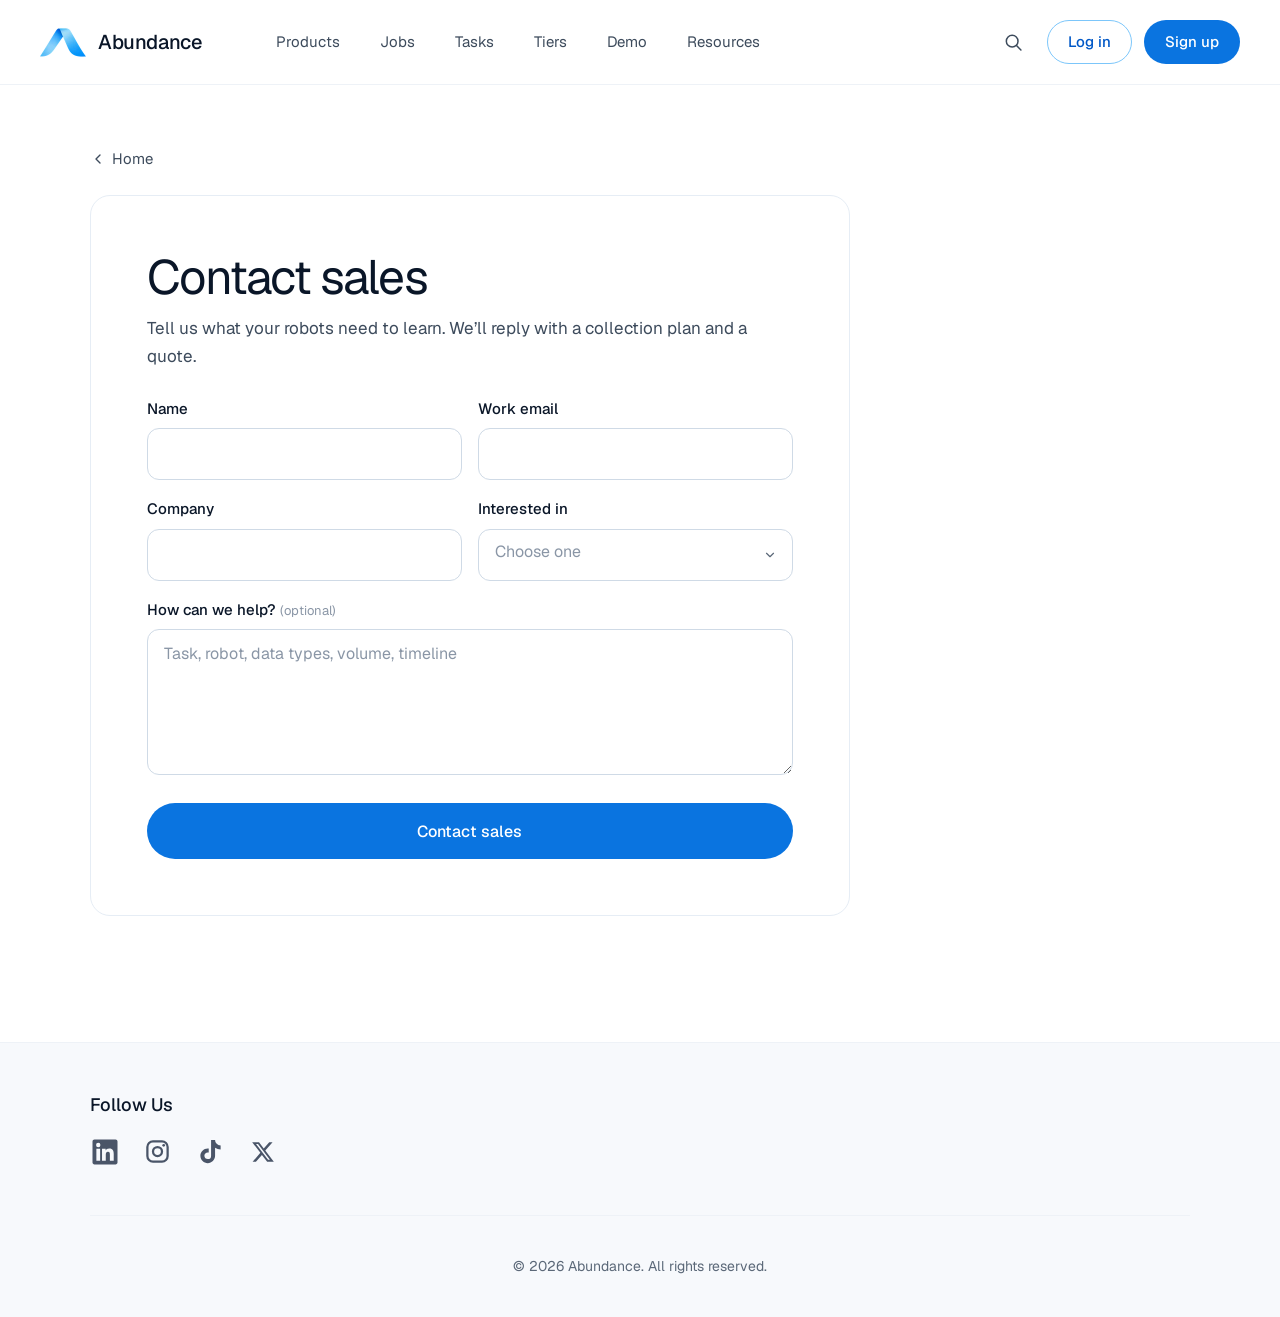
<file: contact-sales.html>
<!doctype html>
<html lang="en">
<head>
<meta charset="utf-8">
<meta name="viewport" content="width=device-width, initial-scale=1">
<title>Contact sales - Abundance</title>
<meta name="description" content="Talk to the Abundance team about training data for your robots.">
<meta property="og:title" content="Contact sales - Abundance">
<meta property="og:image" content="https://abundancephysical.com/assets/logo.png">
<meta name="theme-color" content="#ffffff">
<link rel="icon" href="/favicon.ico" sizes="any">
<link rel="icon" type="image/png" sizes="48x48" href="/assets/favicon-48.png">
<link rel="icon" type="image/png" sizes="96x96" href="/assets/favicon-96.png">
<link rel="icon" type="image/png" sizes="192x192" href="/assets/favicon-192.png">
<link rel="apple-touch-icon" href="/assets/apple-touch-icon.png">
<link rel="preload" href="/fonts/geist.woff2" as="font" type="font/woff2" crossorigin>
<link rel="stylesheet" href="css/styles.css">
<link rel="stylesheet" href="css/waitlist.css">
<link rel="stylesheet" href="css/sales.css">
</head>
<body>
<a class="sr-only" href="#main">Skip to content</a>
<header class="site-header" id="site-header">
  <div class="header-inner">
    <a class="brand" href="index.html">
      <img src="assets/logo-92.webp" srcset="assets/logo-92.webp 2x, assets/logo-138.webp 3x" alt="" width="46" height="32">
      <span>Abundance</span>
    </a>
    <button class="navlink icon-btn menu-toggle" type="button" aria-expanded="false" aria-controls="main-nav" aria-label="Open menu"><svg width="22" height="22" viewBox="0 0 24 24" fill="none" stroke="currentColor" stroke-width="1.8" stroke-linecap="round" aria-hidden="true"><path d="M4 7h16"></path><path d="M4 12h16"></path><path d="M4 17h16"></path></svg></button>
    <nav class="main-nav" id="main-nav" aria-label="Main">
      <button class="navlink" type="button" id="products-btn" aria-expanded="false" aria-controls="products-menu">Products</button>
      <a class="navlink" href="jobs.html">Jobs</a>
      <a class="navlink" href="tasks.html">Tasks</a>
      <a class="navlink" href="coming-soon.html?page=Tiers">Tiers</a>
      <a class="navlink" href="demo.html">Demo</a>
      <button class="navlink" type="button" id="resources-btn" aria-expanded="false" aria-controls="resources-menu">Resources</button>
    </nav>
    <div class="mega" id="resources-menu">
      <div class="mega-panel">
        <div class="mega-main res-main">
        <div class="mega-group">
          <div class="mega-label">Company</div>
          <div class="res-list">
            <a class="product-link" href="coming-soon.html?page=About">
              <span class="pname">About</span>
            </a>
            <a class="product-link" href="coming-soon.html?page=Careers">
              <span class="pname">Careers</span>
            </a>
            <a class="product-link" href="coming-soon.html?page=Investments">
              <span class="pname">Investments</span>
            </a>
            <a class="product-link" href="coming-soon.html?page=Blog">
              <span class="pname">Blog</span>
            </a>
            <a class="product-link" href="coming-soon.html?page=Customer+stories">
              <span class="pname">Customer stories</span>
            </a>
            <a class="product-link" href="coming-soon.html?page=Press">
              <span class="pname">Press</span>
            </a>
          </div>
        </div>
        <div class="mega-group">
          <div class="mega-label">Support</div>
          <div class="res-list">
            <a class="product-link" href="support.html">
              <span class="pname">Get support</span>
            </a>
            <a class="product-link" href="coming-soon.html?page=Help+center">
              <span class="pname">Help center</span>
            </a>
            <a class="product-link" href="coming-soon.html?page=Contributor+FAQ">
              <span class="pname">Contributor FAQ</span>
            </a>
            <a class="product-link" href="coming-soon.html?page=Documentation">
              <span class="pname">Documentation</span>
            </a>
            <a class="product-link" href="coming-soon.html?page=Trust+and+safety">
              <span class="pname">Trust and safety</span>
            </a>
            <a class="product-link" href="coming-soon.html?page=System+status">
              <span class="pname">System status</span>
            </a>
          </div>
        </div>
        </div>
      </div>
    </div>
    <div class="mega" id="products-menu">
      <div class="mega-panel">
        <div class="mega-side">
          <div class="mega-label">Overview</div>
          <div class="mega-cats">
          <a href="coming-soon.html?page=Industrial+%26+Manufacturing">Industrial &amp; Manufacturing</a>
          <a href="coming-soon.html?page=Infrastructure">Infrastructure</a>
          <a href="coming-soon.html?page=Consumer">Consumer</a>
          <a href="coming-soon.html?page=Frontier">Frontier</a>
          </div>
        </div>
        <div class="mega-main">
        <div class="mega-group">
          <div class="mega-label">Industrial &amp; Manufacturing</div>
          <div class="mega-grid">
            <a class="product-link" href="coming-soon.html?page=Abundance+Factory">
              <span class="pname"><b>Abundance</b> Factory</span>
              <span class="pdesc">Solve labor shortage of production</span>
            </a>
            <a class="product-link" href="coming-soon.html?page=Abundance+3D+Printer">
              <span class="pname"><b>Abundance</b> 3D Printer</span>
              <span class="pdesc">Build the machines that build the machines</span>
            </a>
          </div>
        </div>
        <div class="mega-group">
          <div class="mega-label">Infrastructure</div>
          <div class="mega-grid">
            <a class="product-link" href="coming-soon.html?page=Abundance+Energy">
              <span class="pname"><b>Abundance</b> Energy</span>
              <span class="pdesc">Create sustainable energy infrastructure</span>
            </a>
            <a class="product-link" href="coming-soon.html?page=Abundance+Build">
              <span class="pname"><b>Abundance</b> Build</span>
              <span class="pdesc">Build homes and cities faster</span>
            </a>
            <a class="product-link" href="coming-soon.html?page=Abundance+Intelligence">
              <span class="pname"><b>Abundance</b> Intelligence</span>
              <span class="pdesc">Build and run AI infrastructure at scale</span>
            </a>
          </div>
        </div>
        <div class="mega-group">
          <div class="mega-label">Consumer</div>
          <div class="mega-grid">
            <a class="product-link" href="coming-soon.html?page=Abundance+Home">
              <span class="pname"><b>Abundance</b> Home</span>
              <span class="pdesc">Robot helpers for everyday chores</span>
            </a>
            <a class="product-link" href="coming-soon.html?page=Abundance+Food">
              <span class="pname"><b>Abundance</b> Food</span>
              <span class="pdesc">Produce food at scale</span>
            </a>
            <a class="product-link" href="coming-soon.html?page=Abundance+Sports">
              <span class="pname"><b>Abundance</b> Sports</span>
              <span class="pdesc">Teach robots the moves of elite athletes</span>
            </a>
          </div>
        </div>
        <div class="mega-group">
          <div class="mega-label">Frontier</div>
          <div class="mega-grid">
            <a class="product-link" href="coming-soon.html?page=Abundance+Research">
              <span class="pname"><b>Abundance</b> Research</span>
              <span class="pdesc">Run experiments that expand human knowledge</span>
            </a>
            <a class="product-link" href="coming-soon.html?page=Abundance+Medicine">
              <span class="pname"><b>Abundance</b> Medicine</span>
              <span class="pdesc">Bring expert care to everyone, everywhere</span>
            </a>
            <a class="product-link" href="coming-soon.html?page=Abundance+Beyond">
              <span class="pname"><b>Abundance</b> Beyond</span>
              <span class="pdesc">Make other planets livable</span>
            </a>
          </div>
        </div>
        </div>
      </div>
    </div>
    <div class="header-actions" id="header-actions">
      <button class="navlink icon-btn search-toggle" type="button" aria-label="Search"><svg width="20" height="20" viewBox="0 0 24 24" fill="none" stroke="currentColor" stroke-width="1.8" stroke-linecap="round" stroke-linejoin="round" aria-hidden="true"><circle cx="11" cy="11" r="7"></circle><path d="M21.5 21.5l-5.3-5.3"></path></svg></button>
      <form class="search" role="search" action="jobs.html" method="get">
        <svg width="18" height="18" viewBox="0 0 24 24" fill="none" stroke="currentColor" stroke-width="1.8" stroke-linecap="round" stroke-linejoin="round" aria-hidden="true"><circle cx="11" cy="11" r="7"></circle><path d="M21.5 21.5l-5.3-5.3"></path></svg>
        <label class="sr-only" for="site-search">Search</label>
        <input id="site-search" type="search" name="q" placeholder="Search jobs and products" autocomplete="off">
        <button class="close" type="button" aria-label="Close search"><svg width="14" height="14" viewBox="0 0 24 24" fill="none" stroke="currentColor" stroke-width="2" stroke-linecap="round" aria-hidden="true"><path d="M6 6l12 12"></path><path d="M18 6L6 18"></path></svg></button>
      </form>
      <a class="btn btn-outline" href="login.html">Log in</a>
      <a class="btn btn-primary" href="signup.html">Sign up</a>
    </div>
  </div>
</header>
<main id="main">
  <section class="wl section">
    <div class="wrap">
      <a class="wl-back" href="index.html"><svg width="16" height="16" viewBox="0 0 24 24" fill="none" stroke="currentColor" stroke-width="2" stroke-linecap="round" stroke-linejoin="round" aria-hidden="true"><path d="M15 6l-6 6 6 6"></path></svg><span>Home</span></a>
      <div class="wl-card cs-card">
        <form id="cs-form" novalidate>
          <h1>Contact sales</h1>
          <p class="cs-intro">Tell us what your robots need to learn. We&rsquo;ll reply with a collection plan and a quote.</p>
          <div class="wl-fields cs-grid">
            <label class="wl-f"><span>Name</span><input type="text" id="cs-name" name="name" autocomplete="name" maxlength="100" required></label>
            <label class="wl-f"><span>Work email</span><input type="email" id="cs-email" name="email" autocomplete="email" maxlength="200" required></label>
            <label class="wl-f"><span>Company</span><input type="text" id="cs-company" name="company" autocomplete="organization" maxlength="120" required></label>
            <label class="wl-f"><span>Interested in</span><span class="wl-sel"><select id="cs-need" name="need" class="empty"><option value="" disabled selected hidden>Choose one</option><option value="Custom dataset">Custom dataset</option><option value="Pilot project">Pilot project</option><option value="Ongoing data collection">Ongoing data collection</option><option value="Partnership">Partnership</option><option value="Other">Other</option></select><svg width="14" height="14" viewBox="0 0 24 24" fill="none" stroke="currentColor" stroke-width="2" stroke-linecap="round" stroke-linejoin="round" aria-hidden="true"><path d="M6 9l6 6 6-6"></path></svg></span></label>
            <label class="wl-f cs-wide"><span>How can we help? <small>(optional)</small></span><textarea id="cs-msg" name="message" rows="5" maxlength="2000" placeholder="Task, robot, data types, volume, timeline"></textarea></label>
          </div>
          <p class="wl-err" id="cs-err" role="alert" hidden></p>
          <button class="btn btn-primary btn-lg wl-submit" type="submit">Contact sales</button>
        </form>
        <div class="wl-done" id="cs-done" tabindex="-1" hidden>
          <svg width="44" height="44" viewBox="0 0 24 24" fill="none" stroke="#0058C7" stroke-width="1.8" stroke-linecap="round" stroke-linejoin="round" aria-hidden="true"><circle cx="12" cy="12" r="10"></circle><path d="M8 12.5l2.6 2.6L16 9.5"></path></svg>
          <h2>Thank you. We&rsquo;ll be in touch.</h2>
          <a class="btn btn-outline btn-lg" href="index.html">Back to home</a>
        </div>
      </div>
    </div>
  </section>
</main>

<footer class="site-footer section" id="contact">
  <div class="wrap">
    <div class="footer-top">
      <div class="footer-col">
        <div class="h">Follow Us</div>
        <div class="footer-social">
          <a href="https://www.linkedin.com/company/abundancephysical/" target="_blank" rel="noopener" aria-label="Abundance on LinkedIn"><svg width="30" height="30" viewBox="0 0 24 24" fill="currentColor" aria-hidden="true"><path d="M20.45 2H3.55C2.7 2 2 2.7 2 3.55v16.9C2 21.3 2.7 22 3.55 22h16.9c.85 0 1.55-.7 1.55-1.55V3.55C22 2.7 21.3 2 20.45 2zM8.1 18.9H5.1V9.4h3v9.5zM6.6 8.1a1.74 1.74 0 1 1 0-3.48 1.74 1.74 0 0 1 0 3.48zm12.3 10.8h-3v-4.6c0-1.1 0-2.5-1.52-2.5-1.52 0-1.76 1.19-1.76 2.42v4.68h-3V9.4h2.88v1.3h.04c.4-.76 1.38-1.56 2.84-1.56 3.04 0 3.6 2 3.6 4.6v5.16z"></path></svg></a>
          <a href="https://www.instagram.com/abundancephysical" target="_blank" rel="noopener" aria-label="Abundance on Instagram"><svg width="27" height="27" viewBox="0 0 24 24" fill="none" stroke="currentColor" stroke-width="2" aria-hidden="true"><rect x="3" y="3" width="18" height="18" rx="5"></rect><circle cx="12" cy="12" r="4"></circle><circle cx="17.5" cy="6.5" r="1.2" fill="currentColor" stroke="none"></circle></svg></a>
          <a href="https://www.tiktok.com/@abundancephysical" target="_blank" rel="noopener" aria-label="Abundance on TikTok"><svg width="31" height="31" viewBox="0 0 24 24" fill="currentColor" aria-hidden="true"><path d="M16.6 5.82A4.28 4.28 0 0 1 15.54 3h-3.09v12.4a2.59 2.59 0 0 1-2.59 2.5c-1.42 0-2.6-1.16-2.6-2.6 0-1.72 1.66-3.01 3.37-2.48V9.66c-3.45-.46-6.47 2.22-6.47 5.64 0 3.33 2.76 5.7 5.69 5.7 3.14 0 5.69-2.55 5.69-5.7V9.01a7.35 7.35 0 0 0 4.3 1.38V7.3s-1.88.09-3.24-1.48z"></path></svg></a>
          <a href="coming-soon.html?page=X" aria-label="Abundance on X"><svg width="26" height="26" viewBox="0 0 24 24" fill="currentColor" aria-hidden="true"><path d="M17.75 3h3.07l-6.7 7.66L22 21h-6.17l-4.83-6.32L5.47 21H2.4l7.17-8.2L2 3h6.33l4.36 5.77L17.75 3zm-1.08 16.17h1.7L7.4 4.73H5.57l11.1 14.44z"></path></svg></a>
        </div>
      </div>
    </div>
    <div class="footer-bottom">© <span data-year>2026</span> Abundance. All rights reserved.</div>
  </div>
</footer>
<script src="js/site.js" defer></script>
<script src="js/forms.js" defer></script>
<script src="js/sales.js" defer></script>
</body>
</html>
</file>
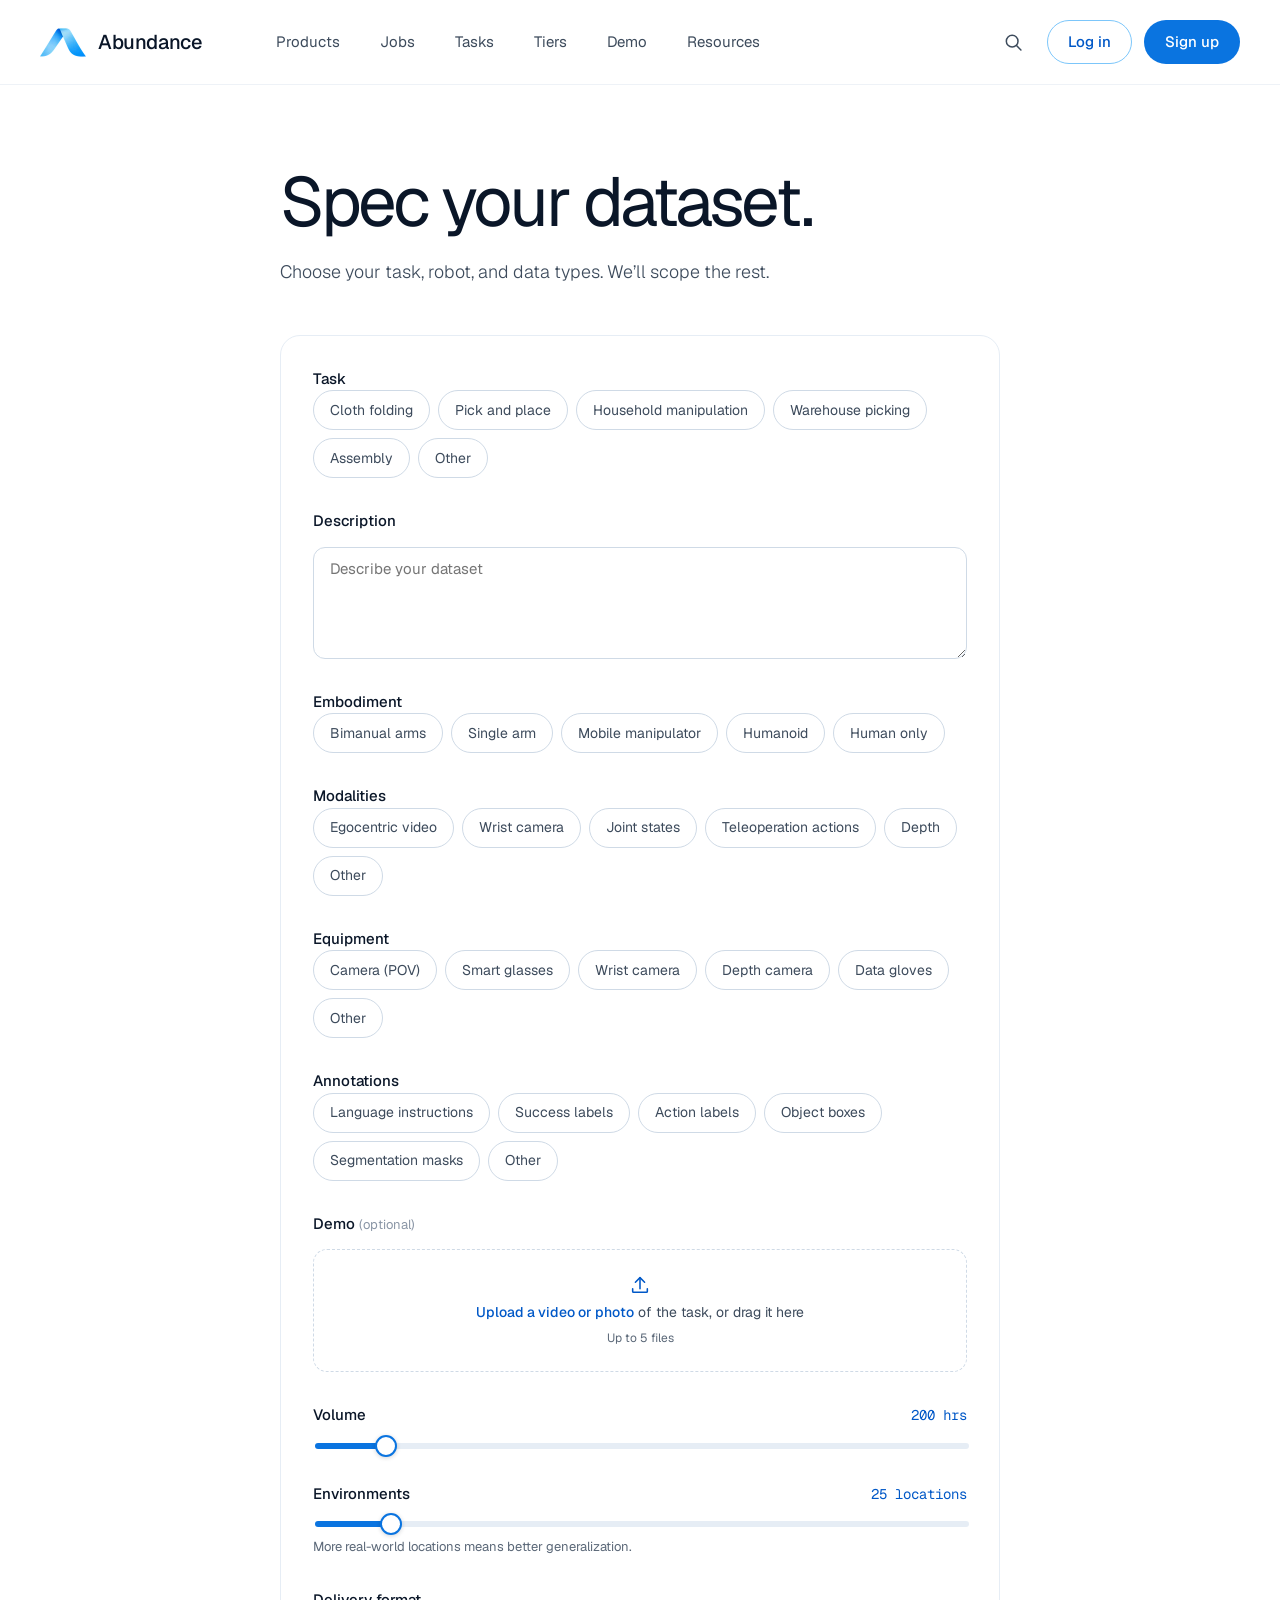
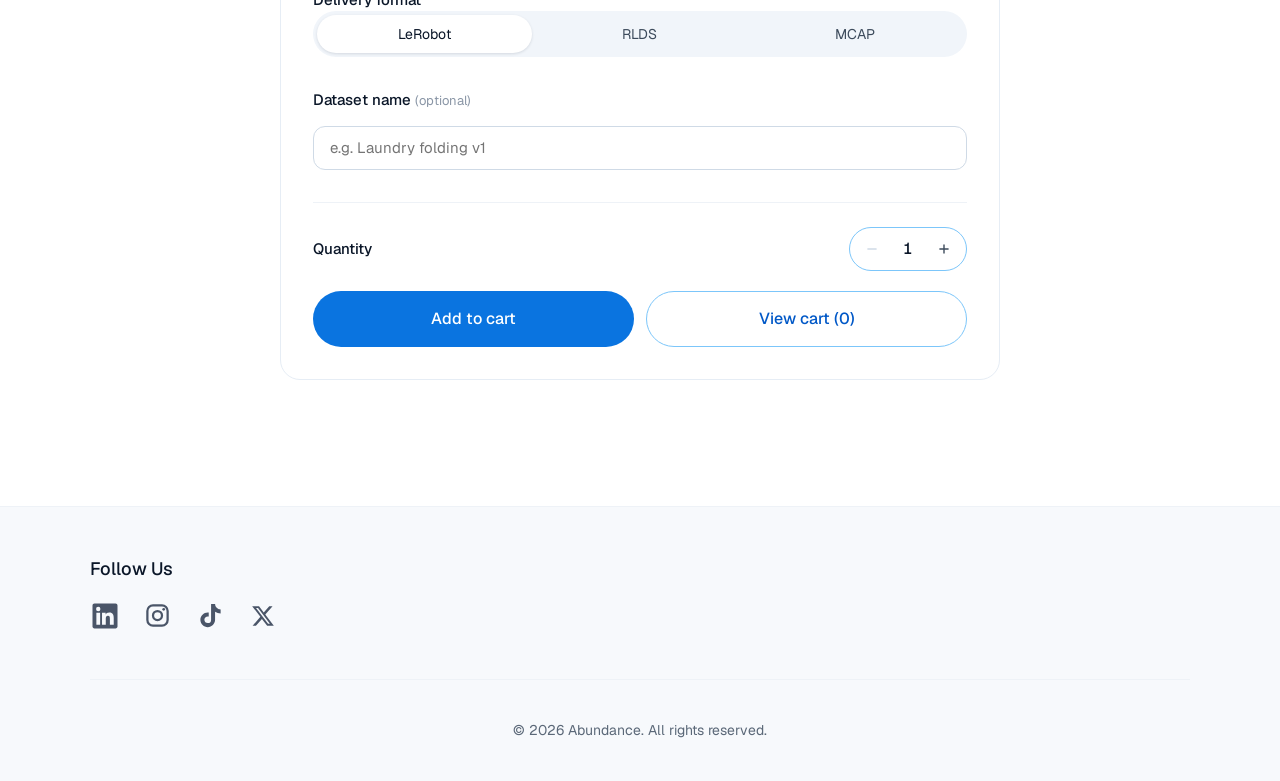
<file: demo.html>
<!doctype html>
<html lang="en">
<head>
<meta charset="utf-8">
<meta name="viewport" content="width=device-width, initial-scale=1">
<title>Dataset builder demo - Abundance</title>
<meta name="description" content="Spec a physical AI (Artificial Intelligence) training dataset and see a sample episode, delivery format, and timeline estimate.">
<meta property="og:title" content="Dataset builder demo - Abundance">
<meta property="og:image" content="https://abundancephysical.com/assets/logo.png">
<meta name="theme-color" content="#ffffff">
<link rel="icon" href="/favicon.ico" sizes="any">
<link rel="icon" type="image/png" sizes="48x48" href="/assets/favicon-48.png">
<link rel="icon" type="image/png" sizes="96x96" href="/assets/favicon-96.png">
<link rel="icon" type="image/png" sizes="192x192" href="/assets/favicon-192.png">
<link rel="apple-touch-icon" href="/assets/apple-touch-icon.png">
<link rel="preload" href="/fonts/geist.woff2" as="font" type="font/woff2" crossorigin>
<link rel="stylesheet" href="css/styles.css">
<link rel="stylesheet" href="css/demo.css">
</head>
<body>
<a class="sr-only" href="#main">Skip to content</a>
<header class="site-header" id="site-header">
  <div class="header-inner">
    <a class="brand" href="index.html">
      <img src="assets/logo-92.webp" srcset="assets/logo-92.webp 2x, assets/logo-138.webp 3x" alt="" width="46" height="32">
      <span>Abundance</span>
    </a>
    <button class="navlink icon-btn menu-toggle" type="button" aria-expanded="false" aria-controls="main-nav" aria-label="Open menu"><svg width="22" height="22" viewBox="0 0 24 24" fill="none" stroke="currentColor" stroke-width="1.8" stroke-linecap="round" aria-hidden="true"><path d="M4 7h16"></path><path d="M4 12h16"></path><path d="M4 17h16"></path></svg></button>
    <nav class="main-nav" id="main-nav" aria-label="Main">
      <button class="navlink" type="button" id="products-btn" aria-expanded="false" aria-controls="products-menu">Products</button>
      <a class="navlink" href="jobs.html">Jobs</a>
      <a class="navlink" href="tasks.html">Tasks</a>
      <a class="navlink" href="coming-soon.html?page=Tiers">Tiers</a>
      <a class="navlink" href="demo.html">Demo</a>
      <button class="navlink" type="button" id="resources-btn" aria-expanded="false" aria-controls="resources-menu">Resources</button>
    </nav>
    <div class="mega" id="resources-menu">
      <div class="mega-panel">
        <div class="mega-main res-main">
        <div class="mega-group">
          <div class="mega-label">Company</div>
          <div class="res-list">
            <a class="product-link" href="coming-soon.html?page=About">
              <span class="pname">About</span>
            </a>
            <a class="product-link" href="coming-soon.html?page=Careers">
              <span class="pname">Careers</span>
            </a>
            <a class="product-link" href="coming-soon.html?page=Investments">
              <span class="pname">Investments</span>
            </a>
            <a class="product-link" href="coming-soon.html?page=Blog">
              <span class="pname">Blog</span>
            </a>
            <a class="product-link" href="coming-soon.html?page=Customer+stories">
              <span class="pname">Customer stories</span>
            </a>
            <a class="product-link" href="coming-soon.html?page=Press">
              <span class="pname">Press</span>
            </a>
          </div>
        </div>
        <div class="mega-group">
          <div class="mega-label">Support</div>
          <div class="res-list">
            <a class="product-link" href="support.html">
              <span class="pname">Get support</span>
            </a>
            <a class="product-link" href="coming-soon.html?page=Help+center">
              <span class="pname">Help center</span>
            </a>
            <a class="product-link" href="coming-soon.html?page=Contributor+FAQ">
              <span class="pname">Contributor FAQ</span>
            </a>
            <a class="product-link" href="coming-soon.html?page=Documentation">
              <span class="pname">Documentation</span>
            </a>
            <a class="product-link" href="coming-soon.html?page=Trust+and+safety">
              <span class="pname">Trust and safety</span>
            </a>
            <a class="product-link" href="coming-soon.html?page=System+status">
              <span class="pname">System status</span>
            </a>
          </div>
        </div>
        </div>
      </div>
    </div>
    <div class="mega" id="products-menu">
      <div class="mega-panel">
        <div class="mega-side">
          <div class="mega-label">Overview</div>
          <div class="mega-cats">
          <a href="coming-soon.html?page=Industrial+%26+Manufacturing">Industrial &amp; Manufacturing</a>
          <a href="coming-soon.html?page=Infrastructure">Infrastructure</a>
          <a href="coming-soon.html?page=Consumer">Consumer</a>
          <a href="coming-soon.html?page=Frontier">Frontier</a>
          </div>
        </div>
        <div class="mega-main">
        <div class="mega-group">
          <div class="mega-label">Industrial &amp; Manufacturing</div>
          <div class="mega-grid">
            <a class="product-link" href="coming-soon.html?page=Abundance+Factory">
              <span class="pname"><b>Abundance</b> Factory</span>
              <span class="pdesc">Solve labor shortage of production</span>
            </a>
            <a class="product-link" href="coming-soon.html?page=Abundance+3D+Printer">
              <span class="pname"><b>Abundance</b> 3D Printer</span>
              <span class="pdesc">Build the machines that build the machines</span>
            </a>
          </div>
        </div>
        <div class="mega-group">
          <div class="mega-label">Infrastructure</div>
          <div class="mega-grid">
            <a class="product-link" href="coming-soon.html?page=Abundance+Energy">
              <span class="pname"><b>Abundance</b> Energy</span>
              <span class="pdesc">Create sustainable energy infrastructure</span>
            </a>
            <a class="product-link" href="coming-soon.html?page=Abundance+Build">
              <span class="pname"><b>Abundance</b> Build</span>
              <span class="pdesc">Build homes and cities faster</span>
            </a>
            <a class="product-link" href="coming-soon.html?page=Abundance+Intelligence">
              <span class="pname"><b>Abundance</b> Intelligence</span>
              <span class="pdesc">Build and run AI infrastructure at scale</span>
            </a>
          </div>
        </div>
        <div class="mega-group">
          <div class="mega-label">Consumer</div>
          <div class="mega-grid">
            <a class="product-link" href="coming-soon.html?page=Abundance+Home">
              <span class="pname"><b>Abundance</b> Home</span>
              <span class="pdesc">Robot helpers for everyday chores</span>
            </a>
            <a class="product-link" href="coming-soon.html?page=Abundance+Food">
              <span class="pname"><b>Abundance</b> Food</span>
              <span class="pdesc">Produce food at scale</span>
            </a>
            <a class="product-link" href="coming-soon.html?page=Abundance+Sports">
              <span class="pname"><b>Abundance</b> Sports</span>
              <span class="pdesc">Teach robots the moves of elite athletes</span>
            </a>
          </div>
        </div>
        <div class="mega-group">
          <div class="mega-label">Frontier</div>
          <div class="mega-grid">
            <a class="product-link" href="coming-soon.html?page=Abundance+Research">
              <span class="pname"><b>Abundance</b> Research</span>
              <span class="pdesc">Run experiments that expand human knowledge</span>
            </a>
            <a class="product-link" href="coming-soon.html?page=Abundance+Medicine">
              <span class="pname"><b>Abundance</b> Medicine</span>
              <span class="pdesc">Bring expert care to everyone, everywhere</span>
            </a>
            <a class="product-link" href="coming-soon.html?page=Abundance+Beyond">
              <span class="pname"><b>Abundance</b> Beyond</span>
              <span class="pdesc">Make other planets livable</span>
            </a>
          </div>
        </div>
        </div>
      </div>
    </div>
    <div class="header-actions" id="header-actions">
      <button class="navlink icon-btn search-toggle" type="button" aria-label="Search"><svg width="20" height="20" viewBox="0 0 24 24" fill="none" stroke="currentColor" stroke-width="1.8" stroke-linecap="round" stroke-linejoin="round" aria-hidden="true"><circle cx="11" cy="11" r="7"></circle><path d="M21.5 21.5l-5.3-5.3"></path></svg></button>
      <form class="search" role="search" action="jobs.html" method="get">
        <svg width="18" height="18" viewBox="0 0 24 24" fill="none" stroke="currentColor" stroke-width="1.8" stroke-linecap="round" stroke-linejoin="round" aria-hidden="true"><circle cx="11" cy="11" r="7"></circle><path d="M21.5 21.5l-5.3-5.3"></path></svg>
        <label class="sr-only" for="site-search">Search</label>
        <input id="site-search" type="search" name="q" placeholder="Search jobs and products" autocomplete="off">
        <button class="close" type="button" aria-label="Close search"><svg width="14" height="14" viewBox="0 0 24 24" fill="none" stroke="currentColor" stroke-width="2" stroke-linecap="round" aria-hidden="true"><path d="M6 6l12 12"></path><path d="M18 6L6 18"></path></svg></button>
      </form>
      <a class="btn btn-outline" href="login.html">Log in</a>
      <a class="btn btn-primary" href="signup.html">Sign up</a>
    </div>
  </div>
</header>
<main id="main">
  <section class="demo-hero section">
    <div class="wrap">
      <h1>Spec your dataset.</h1>
      <p>Choose your task, robot, and data types. We&rsquo;ll scope the rest.</p>
    </div>
  </section>

  <section class="builder section" aria-label="Dataset builder">
    <div class="wrap">
      <form class="controls" id="builder-form">
        <fieldset class="ctl">
          <legend class="ctl-label">Task</legend>
          <div class="chips">
          <!-- temporarily first; original order: by how common each option is -->
          <label class="chip"><input type="checkbox" name="task" value="folding"><span>Cloth folding</span></label>
          <label class="chip"><input type="checkbox" name="task" value="pick"><span>Pick and place</span></label>
          <label class="chip"><input type="checkbox" name="task" value="household"><span>Household manipulation</span></label>
          <label class="chip"><input type="checkbox" name="task" value="warehouse"><span>Warehouse picking</span></label>
          <label class="chip"><input type="checkbox" name="task" value="assembly"><span>Assembly</span></label>
          <label class="chip"><input type="checkbox" name="task" value="other"><span>Other</span></label>
          </div>
          <input class="other-input" type="text" id="task-other" maxlength="80" placeholder="Name your task" aria-label="Name your task" hidden>
        </fieldset>
        <div class="ctl">
          <label class="ctl-label" for="task-desc"><span>Description</span></label>
          <textarea class="other-input" id="task-desc" rows="4" maxlength="800" placeholder="Describe your dataset" required aria-required="true" aria-describedby="desc-err"></textarea>
          <p class="field-err" id="desc-err" hidden>Please describe your dataset before adding it to your cart.</p>
        </div>
        <fieldset class="ctl">
          <legend class="ctl-label">Embodiment</legend>
          <div class="chips">
          <!-- temporarily first; original order: by how common each option is -->
          <label class="chip"><input type="checkbox" name="body" value="bimanual"><span>Bimanual arms</span></label>
          <label class="chip"><input type="checkbox" name="body" value="arm"><span>Single arm</span></label>
          <label class="chip"><input type="checkbox" name="body" value="mobile"><span>Mobile manipulator</span></label>
          <label class="chip"><input type="checkbox" name="body" value="humanoid"><span>Humanoid</span></label>
          <label class="chip"><input type="checkbox" name="body" value="human"><span>Human only</span></label>
          </div>
        </fieldset>
        <fieldset class="ctl">
          <legend class="ctl-label">Modalities</legend>
          <div class="chips">
          <label class="chip"><input type="checkbox" name="mod" value="video"><span>Egocentric video</span></label>
          <label class="chip"><input type="checkbox" name="mod" value="wrist"><span>Wrist camera</span></label>
          <label class="chip"><input type="checkbox" name="mod" value="joints"><span>Joint states</span></label>
          <label class="chip"><input type="checkbox" name="mod" value="teleop"><span>Teleoperation actions</span></label>
          <label class="chip"><input type="checkbox" name="mod" value="depth"><span>Depth</span></label>
          <label class="chip"><input type="checkbox" name="mod" value="other"><span>Other</span></label>
          </div>
          <input class="other-input" type="text" id="mod-other" maxlength="80" placeholder="Describe other sensors" aria-label="Describe other sensors" hidden>
        </fieldset>
        <fieldset class="ctl">
          <legend class="ctl-label">Equipment</legend>
          <div class="chips">
          <label class="chip"><input type="checkbox" name="equip" value="headcam"><span>Camera (POV)</span></label>
          <label class="chip"><input type="checkbox" name="equip" value="glasses"><span>Smart glasses</span></label>
          <label class="chip"><input type="checkbox" name="equip" value="wristcam"><span>Wrist camera</span></label>
          <label class="chip"><input type="checkbox" name="equip" value="depthcam"><span>Depth camera</span></label>
          <label class="chip"><input type="checkbox" name="equip" value="gloves"><span>Data gloves</span></label>
          <label class="chip"><input type="checkbox" name="equip" value="other"><span>Other</span></label>
          </div>
          <input class="other-input" type="text" id="equip-other" maxlength="80" placeholder="Describe your equipment" aria-label="Describe your equipment" hidden>
        </fieldset>
        <fieldset class="ctl">
          <legend class="ctl-label">Annotations</legend>
          <div class="chips">
          <label class="chip"><input type="checkbox" name="note" value="language"><span>Language instructions</span></label>
          <label class="chip"><input type="checkbox" name="note" value="success"><span>Success labels</span></label>
          <label class="chip"><input type="checkbox" name="note" value="actions"><span>Action labels</span></label>
          <label class="chip"><input type="checkbox" name="note" value="boxes"><span>Object boxes</span></label>
          <label class="chip"><input type="checkbox" name="note" value="masks"><span>Segmentation masks</span></label>
          <label class="chip"><input type="checkbox" name="note" value="other"><span>Other</span></label>
          </div>
          <input class="other-input" type="text" id="note-other" maxlength="80" placeholder="Describe other labels" aria-label="Describe other labels" hidden>
        </fieldset>
        <div class="ctl">
          <span class="ctl-label" id="media-label"><span>Demo <span class="optional">(optional)</span></span></span>
          <input class="sr-only" type="file" id="media" accept="video/*,image/*" multiple aria-labelledby="media-label">
          <label class="drop" id="drop" for="media">
            <svg width="22" height="22" viewBox="0 0 24 24" fill="none" stroke="currentColor" stroke-width="1.7" stroke-linecap="round" stroke-linejoin="round" aria-hidden="true"><path d="M12 16V4"></path><path d="M7 9l5-5 5 5"></path><path d="M4 16v3a1 1 0 0 0 1 1h14a1 1 0 0 0 1-1v-3"></path></svg>
            <span><b>Upload a video or photo</b> of the task, or drag it here</span>
            <span class="drop-hint">Up to 5 files</span>
          </label>
          <div class="media-list" id="media-list"></div>
          <div class="ctl-hint" id="media-note" hidden>Files stay on your device in this demo and aren&rsquo;t uploaded.</div>
        </div>
        <div class="ctl">
          <label class="ctl-label" for="hours">Volume <output id="hours-out" for="hours">200 hrs</output></label>
          <input class="range" type="range" id="hours" min="10" max="2000" step="10" value="200">
        </div>
        <div class="ctl">
          <label class="ctl-label" for="envs">Environments <output id="envs-out" for="envs">25 locations</output></label>
          <input class="range" type="range" id="envs" min="5" max="200" step="5" value="25">
          <div class="ctl-hint">More real-world locations means better generalization.</div>
        </div>
        <fieldset class="ctl">
          <legend class="ctl-label">Delivery format</legend>
          <div class="seg">
            <label><input type="radio" name="format" value="lerobot" checked><span>LeRobot</span></label>
            <label><input type="radio" name="format" value="rlds"><span>RLDS</span></label>
            <label><input type="radio" name="format" value="mcap"><span>MCAP</span></label>
          </div>
        </fieldset>
        <div class="ctl">
          <label class="ctl-label" for="ds-name"><span>Dataset name <span class="optional">(optional)</span></span></label>
          <input class="other-input" type="text" id="ds-name" maxlength="80" placeholder="e.g. Laundry folding v1" autocomplete="off">
        </div>
        <div class="qty-row">
          <span class="ctl-label" id="form-qty-label">Quantity</span>
          <div class="qty" role="group" aria-labelledby="form-qty-label">
            <button class="qty-btn" type="button" id="fq-minus" aria-label="Decrease quantity" disabled><svg width="14" height="14" viewBox="0 0 24 24" fill="none" stroke="currentColor" stroke-width="2.4" stroke-linecap="round" aria-hidden="true"><path d="M5 12h14"></path></svg></button>
            <span class="qty-n" id="fq-n" aria-live="polite">1</span>
            <button class="qty-btn" type="button" id="fq-plus" aria-label="Increase quantity"><svg width="14" height="14" viewBox="0 0 24 24" fill="none" stroke="currentColor" stroke-width="2.4" stroke-linecap="round" aria-hidden="true"><path d="M5 12h14"></path><path d="M12 5v14"></path></svg></button>
          </div>
        </div>
        <div class="cta-row">
          <button class="btn btn-primary btn-lg" type="button" id="add-cart">Add to cart</button>
          <button class="btn btn-outline btn-lg" type="button" id="view-cart"><span>View cart (<span class="cart-n">0</span>)</span></button>
          <button class="btn btn-ghost btn-lg" type="button" id="cancel-edit" hidden>Cancel edit</button>
        </div>
      </form>

    </div>
  </section>
</main>

<div class="toast" id="toast" role="status" aria-live="polite" hidden>
  <svg class="toast-check" width="20" height="20" viewBox="0 0 24 24" fill="none" stroke="currentColor" stroke-width="2.2" stroke-linecap="round" stroke-linejoin="round" aria-hidden="true"><circle cx="12" cy="12" r="10"></circle><path d="M8 12.5l2.6 2.6L16 9.5"></path></svg>
  <span class="toast-msg" id="toast-msg"></span>
</div>

<div class="cart" id="cart" hidden>
  <div class="cart-scrim" data-close></div>
  <aside class="cart-panel" role="dialog" aria-modal="true" aria-labelledby="cart-title">
    <div class="cart-head">
      <h2 id="cart-title">Your cart <span class="cart-count">(<span class="cart-n">0</span>)</span></h2>
      <button class="cart-x" type="button" data-close aria-label="Close cart"><svg width="16" height="16" viewBox="0 0 24 24" fill="none" stroke="currentColor" stroke-width="2" stroke-linecap="round" aria-hidden="true"><path d="M6 6l12 12"></path><path d="M18 6L6 18"></path></svg></button>
    </div>
    <div class="cart-body">
      <p class="cart-empty" id="cart-empty">Your cart is empty. Spec a dataset and click <b>Add to cart</b>.</p>
      <div class="cart-items" id="cart-items"></div>
      <div class="cart-totals" id="cart-totals" hidden>
        <div class="dpanel-title">Combined estimate</div>
        <div class="totals-grid">
          <div><span class="v" id="tot-hours"></span><span class="k">Hours</span></div>
          <div><span class="v" id="tot-episodes"></span><span class="k">Episodes</span></div>
          <div><span class="v" id="tot-weeks"></span><span class="k">Full delivery</span></div>
        </div>
      </div>
    </div>
    <div class="cart-foot" id="cart-foot" hidden>
      <button class="btn btn-primary btn-lg btn-block" type="button" id="send-request">Review cart</button>
      <p class="disclaimer">Review your request and add your contact details on the next page.</p>
    </div>
  </aside>
</div>

<footer class="site-footer section" id="contact">
  <div class="wrap">
    <div class="footer-top">
      <div class="footer-col">
        <div class="h">Follow Us</div>
        <div class="footer-social">
          <a href="https://www.linkedin.com/company/abundancephysical/" target="_blank" rel="noopener" aria-label="Abundance on LinkedIn"><svg width="30" height="30" viewBox="0 0 24 24" fill="currentColor" aria-hidden="true"><path d="M20.45 2H3.55C2.7 2 2 2.7 2 3.55v16.9C2 21.3 2.7 22 3.55 22h16.9c.85 0 1.55-.7 1.55-1.55V3.55C22 2.7 21.3 2 20.45 2zM8.1 18.9H5.1V9.4h3v9.5zM6.6 8.1a1.74 1.74 0 1 1 0-3.48 1.74 1.74 0 0 1 0 3.48zm12.3 10.8h-3v-4.6c0-1.1 0-2.5-1.52-2.5-1.52 0-1.76 1.19-1.76 2.42v4.68h-3V9.4h2.88v1.3h.04c.4-.76 1.38-1.56 2.84-1.56 3.04 0 3.6 2 3.6 4.6v5.16z"></path></svg></a>
          <a href="https://www.instagram.com/abundancephysical" target="_blank" rel="noopener" aria-label="Abundance on Instagram"><svg width="27" height="27" viewBox="0 0 24 24" fill="none" stroke="currentColor" stroke-width="2" aria-hidden="true"><rect x="3" y="3" width="18" height="18" rx="5"></rect><circle cx="12" cy="12" r="4"></circle><circle cx="17.5" cy="6.5" r="1.2" fill="currentColor" stroke="none"></circle></svg></a>
          <a href="https://www.tiktok.com/@abundancephysical" target="_blank" rel="noopener" aria-label="Abundance on TikTok"><svg width="31" height="31" viewBox="0 0 24 24" fill="currentColor" aria-hidden="true"><path d="M16.6 5.82A4.28 4.28 0 0 1 15.54 3h-3.09v12.4a2.59 2.59 0 0 1-2.59 2.5c-1.42 0-2.6-1.16-2.6-2.6 0-1.72 1.66-3.01 3.37-2.48V9.66c-3.45-.46-6.47 2.22-6.47 5.64 0 3.33 2.76 5.7 5.69 5.7 3.14 0 5.69-2.55 5.69-5.7V9.01a7.35 7.35 0 0 0 4.3 1.38V7.3s-1.88.09-3.24-1.48z"></path></svg></a>
          <a href="coming-soon.html?page=X" aria-label="Abundance on X"><svg width="26" height="26" viewBox="0 0 24 24" fill="currentColor" aria-hidden="true"><path d="M17.75 3h3.07l-6.7 7.66L22 21h-6.17l-4.83-6.32L5.47 21H2.4l7.17-8.2L2 3h6.33l4.36 5.77L17.75 3zm-1.08 16.17h1.7L7.4 4.73H5.57l11.1 14.44z"></path></svg></a>
        </div>
      </div>
    </div>
    <div class="footer-bottom">© <span data-year>2026</span> Abundance. All rights reserved.</div>
  </div>
</footer>
<script src="js/site.js" defer></script>
<script src="js/demo.js" defer></script>
</body>
</html>
</file>
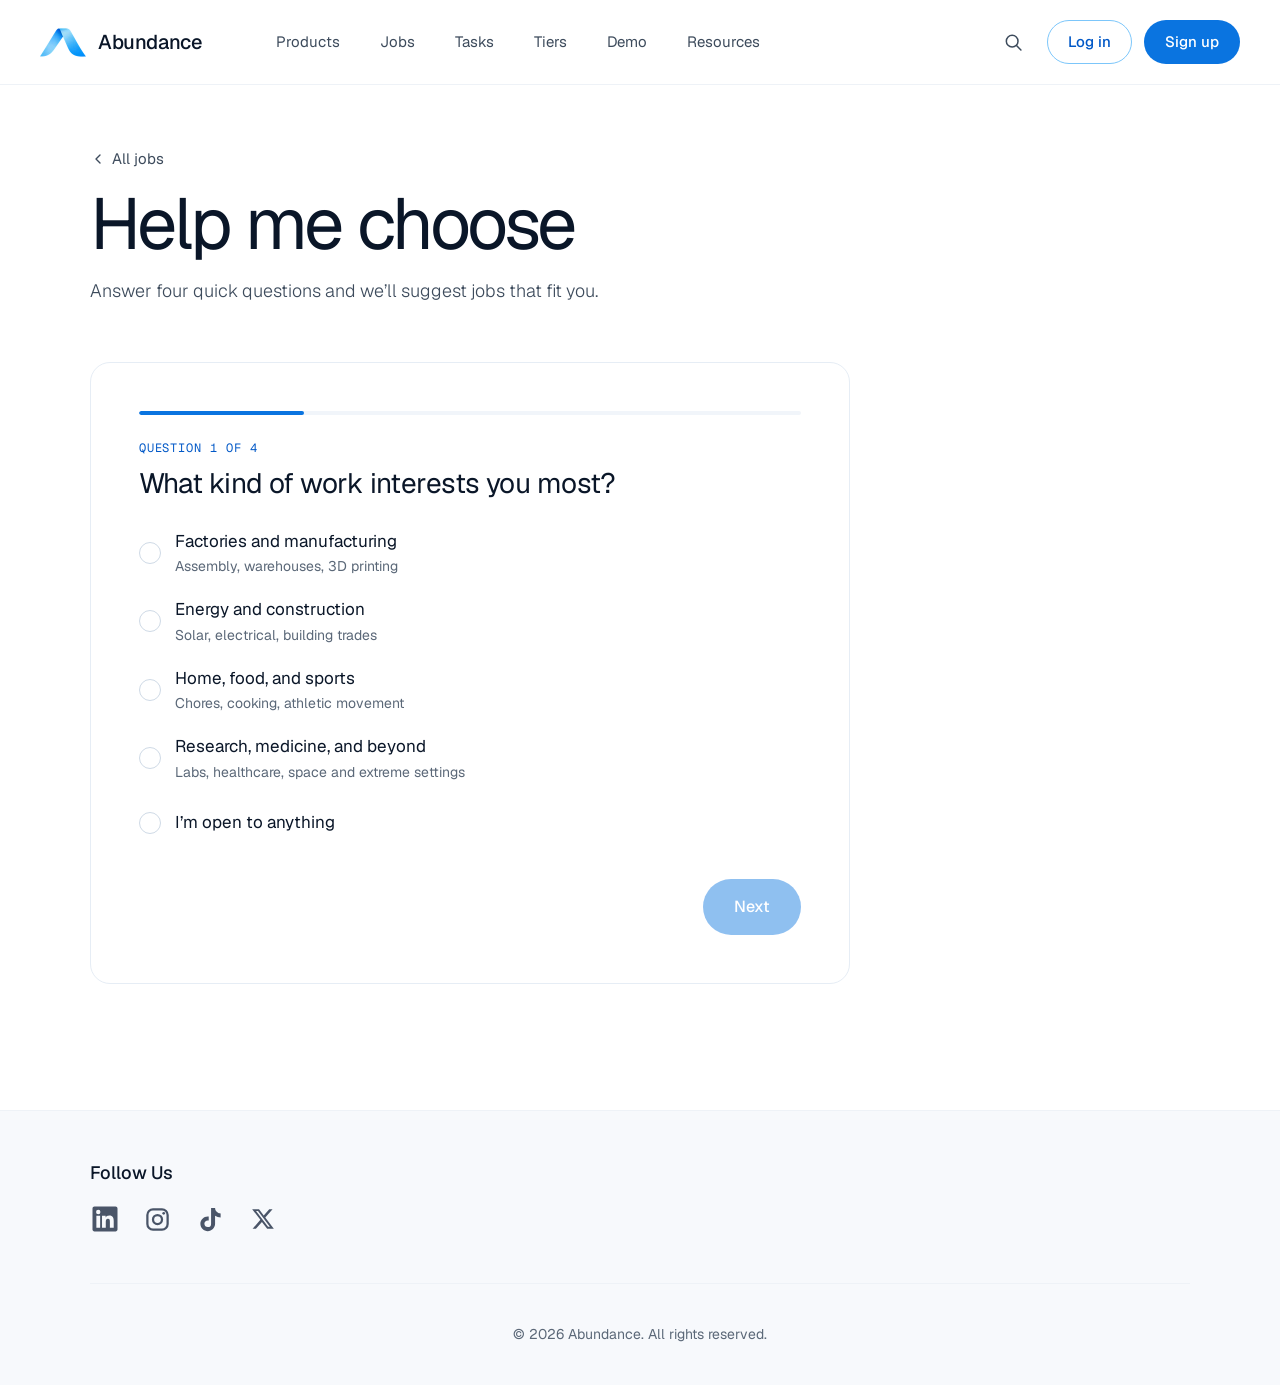
<file: job-quiz.html>
<!doctype html>
<html lang="en">
<head>
<meta charset="utf-8">
<meta name="viewport" content="width=device-width, initial-scale=1">
<title>Help me choose a job - Abundance</title>
<meta name="description" content="Answer four quick questions and we’ll suggest jobs that fit you.">
<meta property="og:title" content="Help me choose a job - Abundance">
<meta property="og:image" content="https://abundancephysical.com/assets/logo.png">
<meta name="theme-color" content="#ffffff">
<link rel="icon" href="/favicon.ico" sizes="any">
<link rel="icon" type="image/png" sizes="48x48" href="/assets/favicon-48.png">
<link rel="icon" type="image/png" sizes="96x96" href="/assets/favicon-96.png">
<link rel="icon" type="image/png" sizes="192x192" href="/assets/favicon-192.png">
<link rel="apple-touch-icon" href="/assets/apple-touch-icon.png">
<link rel="preload" href="/fonts/geist.woff2" as="font" type="font/woff2" crossorigin>
<link rel="stylesheet" href="css/styles.css">
<link rel="stylesheet" href="css/quiz.css">
</head>
<body>
<a class="sr-only" href="#main">Skip to content</a>
<header class="site-header" id="site-header">
  <div class="header-inner">
    <a class="brand" href="index.html">
      <img src="assets/logo-92.webp" srcset="assets/logo-92.webp 2x, assets/logo-138.webp 3x" alt="" width="46" height="32">
      <span>Abundance</span>
    </a>
    <button class="navlink icon-btn menu-toggle" type="button" aria-expanded="false" aria-controls="main-nav" aria-label="Open menu"><svg width="22" height="22" viewBox="0 0 24 24" fill="none" stroke="currentColor" stroke-width="1.8" stroke-linecap="round" aria-hidden="true"><path d="M4 7h16"></path><path d="M4 12h16"></path><path d="M4 17h16"></path></svg></button>
    <nav class="main-nav" id="main-nav" aria-label="Main">
      <button class="navlink" type="button" id="products-btn" aria-expanded="false" aria-controls="products-menu">Products</button>
      <a class="navlink" href="jobs.html">Jobs</a>
      <a class="navlink" href="tasks.html">Tasks</a>
      <a class="navlink" href="coming-soon.html?page=Tiers">Tiers</a>
      <a class="navlink" href="demo.html">Demo</a>
      <button class="navlink" type="button" id="resources-btn" aria-expanded="false" aria-controls="resources-menu">Resources</button>
    </nav>
    <div class="mega" id="resources-menu">
      <div class="mega-panel">
        <div class="mega-main res-main">
        <div class="mega-group">
          <div class="mega-label">Company</div>
          <div class="res-list">
            <a class="product-link" href="coming-soon.html?page=About">
              <span class="pname">About</span>
            </a>
            <a class="product-link" href="coming-soon.html?page=Careers">
              <span class="pname">Careers</span>
            </a>
            <a class="product-link" href="coming-soon.html?page=Investments">
              <span class="pname">Investments</span>
            </a>
            <a class="product-link" href="coming-soon.html?page=Blog">
              <span class="pname">Blog</span>
            </a>
            <a class="product-link" href="coming-soon.html?page=Customer+stories">
              <span class="pname">Customer stories</span>
            </a>
            <a class="product-link" href="coming-soon.html?page=Press">
              <span class="pname">Press</span>
            </a>
          </div>
        </div>
        <div class="mega-group">
          <div class="mega-label">Support</div>
          <div class="res-list">
            <a class="product-link" href="support.html">
              <span class="pname">Get support</span>
            </a>
            <a class="product-link" href="coming-soon.html?page=Help+center">
              <span class="pname">Help center</span>
            </a>
            <a class="product-link" href="coming-soon.html?page=Contributor+FAQ">
              <span class="pname">Contributor FAQ</span>
            </a>
            <a class="product-link" href="coming-soon.html?page=Documentation">
              <span class="pname">Documentation</span>
            </a>
            <a class="product-link" href="coming-soon.html?page=Trust+and+safety">
              <span class="pname">Trust and safety</span>
            </a>
            <a class="product-link" href="coming-soon.html?page=System+status">
              <span class="pname">System status</span>
            </a>
          </div>
        </div>
        </div>
      </div>
    </div>
    <div class="mega" id="products-menu">
      <div class="mega-panel">
        <div class="mega-side">
          <div class="mega-label">Overview</div>
          <div class="mega-cats">
          <a href="coming-soon.html?page=Industrial+%26+Manufacturing">Industrial &amp; Manufacturing</a>
          <a href="coming-soon.html?page=Infrastructure">Infrastructure</a>
          <a href="coming-soon.html?page=Consumer">Consumer</a>
          <a href="coming-soon.html?page=Frontier">Frontier</a>
          </div>
        </div>
        <div class="mega-main">
        <div class="mega-group">
          <div class="mega-label">Industrial &amp; Manufacturing</div>
          <div class="mega-grid">
            <a class="product-link" href="coming-soon.html?page=Abundance+Factory">
              <span class="pname"><b>Abundance</b> Factory</span>
              <span class="pdesc">Solve labor shortage of production</span>
            </a>
            <a class="product-link" href="coming-soon.html?page=Abundance+3D+Printer">
              <span class="pname"><b>Abundance</b> 3D Printer</span>
              <span class="pdesc">Build the machines that build the machines</span>
            </a>
          </div>
        </div>
        <div class="mega-group">
          <div class="mega-label">Infrastructure</div>
          <div class="mega-grid">
            <a class="product-link" href="coming-soon.html?page=Abundance+Energy">
              <span class="pname"><b>Abundance</b> Energy</span>
              <span class="pdesc">Create sustainable energy infrastructure</span>
            </a>
            <a class="product-link" href="coming-soon.html?page=Abundance+Build">
              <span class="pname"><b>Abundance</b> Build</span>
              <span class="pdesc">Build homes and cities faster</span>
            </a>
            <a class="product-link" href="coming-soon.html?page=Abundance+Intelligence">
              <span class="pname"><b>Abundance</b> Intelligence</span>
              <span class="pdesc">Build and run AI infrastructure at scale</span>
            </a>
          </div>
        </div>
        <div class="mega-group">
          <div class="mega-label">Consumer</div>
          <div class="mega-grid">
            <a class="product-link" href="coming-soon.html?page=Abundance+Home">
              <span class="pname"><b>Abundance</b> Home</span>
              <span class="pdesc">Robot helpers for everyday chores</span>
            </a>
            <a class="product-link" href="coming-soon.html?page=Abundance+Food">
              <span class="pname"><b>Abundance</b> Food</span>
              <span class="pdesc">Produce food at scale</span>
            </a>
            <a class="product-link" href="coming-soon.html?page=Abundance+Sports">
              <span class="pname"><b>Abundance</b> Sports</span>
              <span class="pdesc">Teach robots the moves of elite athletes</span>
            </a>
          </div>
        </div>
        <div class="mega-group">
          <div class="mega-label">Frontier</div>
          <div class="mega-grid">
            <a class="product-link" href="coming-soon.html?page=Abundance+Research">
              <span class="pname"><b>Abundance</b> Research</span>
              <span class="pdesc">Run experiments that expand human knowledge</span>
            </a>
            <a class="product-link" href="coming-soon.html?page=Abundance+Medicine">
              <span class="pname"><b>Abundance</b> Medicine</span>
              <span class="pdesc">Bring expert care to everyone, everywhere</span>
            </a>
            <a class="product-link" href="coming-soon.html?page=Abundance+Beyond">
              <span class="pname"><b>Abundance</b> Beyond</span>
              <span class="pdesc">Make other planets livable</span>
            </a>
          </div>
        </div>
        </div>
      </div>
    </div>
    <div class="header-actions" id="header-actions">
      <button class="navlink icon-btn search-toggle" type="button" aria-label="Search"><svg width="20" height="20" viewBox="0 0 24 24" fill="none" stroke="currentColor" stroke-width="1.8" stroke-linecap="round" stroke-linejoin="round" aria-hidden="true"><circle cx="11" cy="11" r="7"></circle><path d="M21.5 21.5l-5.3-5.3"></path></svg></button>
      <form class="search" role="search" action="jobs.html" method="get">
        <svg width="18" height="18" viewBox="0 0 24 24" fill="none" stroke="currentColor" stroke-width="1.8" stroke-linecap="round" stroke-linejoin="round" aria-hidden="true"><circle cx="11" cy="11" r="7"></circle><path d="M21.5 21.5l-5.3-5.3"></path></svg>
        <label class="sr-only" for="site-search">Search</label>
        <input id="site-search" type="search" name="q" placeholder="Search jobs and products" autocomplete="off">
        <button class="close" type="button" aria-label="Close search"><svg width="14" height="14" viewBox="0 0 24 24" fill="none" stroke="currentColor" stroke-width="2" stroke-linecap="round" aria-hidden="true"><path d="M6 6l12 12"></path><path d="M18 6L6 18"></path></svg></button>
      </form>
      <a class="btn btn-outline" href="login.html">Log in</a>
      <a class="btn btn-primary" href="signup.html">Sign up</a>
    </div>
  </div>
</header>
<main id="main">
  <section class="quiz-hero section">
    <div class="wrap">
      <a class="quiz-back" href="jobs.html"><svg width="16" height="16" viewBox="0 0 24 24" fill="none" stroke="currentColor" stroke-width="2" stroke-linecap="round" stroke-linejoin="round" aria-hidden="true"><path d="M15 6l-6 6 6 6"></path></svg>All jobs</a>
      <h1>Help me choose</h1>
      <p>Answer four quick questions and we&rsquo;ll suggest jobs that fit you.</p>
    </div>
  </section>
  <section class="quiz section">
    <div class="wrap">
      <form class="quiz-card" id="quiz" novalidate>
        <div class="quiz-progress" aria-hidden="true"><span id="quiz-bar"></span></div>
        <div class="quiz-step" id="quiz-step">Question 1 of 4</div>
        <fieldset>
          <legend id="quiz-q">What kind of work interests you most?</legend>
          <div class="qopts" id="quiz-opts"></div>
        </fieldset>
        <div class="quiz-nav">
          <button class="btn btn-outline btn-lg" type="button" id="quiz-prev">Back</button>
          <button class="btn btn-primary btn-lg" type="submit" id="quiz-next" disabled>Next</button>
        </div>
      </form>

      <div class="quiz-results" id="quiz-results" tabindex="-1" hidden>
        <div class="quiz-results-head">
          <div>
            <h2>Your top matches</h2>
            <p id="quiz-summary"></p>
          </div>
          <div class="quiz-results-actions">
            <a class="btn btn-primary btn-lg" id="quiz-all" href="jobs.html">See all matches</a>
            <button class="btn btn-outline btn-lg" type="button" id="quiz-restart">Start over</button>
          </div>
        </div>
        <div class="job-grid quiz-grid" id="quiz-grid"></div>
      </div>
    </div>
  </section>
</main>

<footer class="site-footer section" id="contact">
  <div class="wrap">
    <div class="footer-top">
      <div class="footer-col">
        <div class="h">Follow Us</div>
        <div class="footer-social">
          <a href="https://www.linkedin.com/company/abundancephysical/" target="_blank" rel="noopener" aria-label="Abundance on LinkedIn"><svg width="30" height="30" viewBox="0 0 24 24" fill="currentColor" aria-hidden="true"><path d="M20.45 2H3.55C2.7 2 2 2.7 2 3.55v16.9C2 21.3 2.7 22 3.55 22h16.9c.85 0 1.55-.7 1.55-1.55V3.55C22 2.7 21.3 2 20.45 2zM8.1 18.9H5.1V9.4h3v9.5zM6.6 8.1a1.74 1.74 0 1 1 0-3.48 1.74 1.74 0 0 1 0 3.48zm12.3 10.8h-3v-4.6c0-1.1 0-2.5-1.52-2.5-1.52 0-1.76 1.19-1.76 2.42v4.68h-3V9.4h2.88v1.3h.04c.4-.76 1.38-1.56 2.84-1.56 3.04 0 3.6 2 3.6 4.6v5.16z"></path></svg></a>
          <a href="https://www.instagram.com/abundancephysical" target="_blank" rel="noopener" aria-label="Abundance on Instagram"><svg width="27" height="27" viewBox="0 0 24 24" fill="none" stroke="currentColor" stroke-width="2" aria-hidden="true"><rect x="3" y="3" width="18" height="18" rx="5"></rect><circle cx="12" cy="12" r="4"></circle><circle cx="17.5" cy="6.5" r="1.2" fill="currentColor" stroke="none"></circle></svg></a>
          <a href="https://www.tiktok.com/@abundancephysical" target="_blank" rel="noopener" aria-label="Abundance on TikTok"><svg width="31" height="31" viewBox="0 0 24 24" fill="currentColor" aria-hidden="true"><path d="M16.6 5.82A4.28 4.28 0 0 1 15.54 3h-3.09v12.4a2.59 2.59 0 0 1-2.59 2.5c-1.42 0-2.6-1.16-2.6-2.6 0-1.72 1.66-3.01 3.37-2.48V9.66c-3.45-.46-6.47 2.22-6.47 5.64 0 3.33 2.76 5.7 5.69 5.7 3.14 0 5.69-2.55 5.69-5.7V9.01a7.35 7.35 0 0 0 4.3 1.38V7.3s-1.88.09-3.24-1.48z"></path></svg></a>
          <a href="coming-soon.html?page=X" aria-label="Abundance on X"><svg width="26" height="26" viewBox="0 0 24 24" fill="currentColor" aria-hidden="true"><path d="M17.75 3h3.07l-6.7 7.66L22 21h-6.17l-4.83-6.32L5.47 21H2.4l7.17-8.2L2 3h6.33l4.36 5.77L17.75 3zm-1.08 16.17h1.7L7.4 4.73H5.57l11.1 14.44z"></path></svg></a>
        </div>
      </div>
    </div>
    <div class="footer-bottom">© <span data-year>2026</span> Abundance. All rights reserved.</div>
  </div>
</footer>
<script src="js/site.js" defer></script>
<script src="js/jobs-data.js" defer></script>
<script src="js/quiz.js" defer></script>
</body>
</html>
</file>
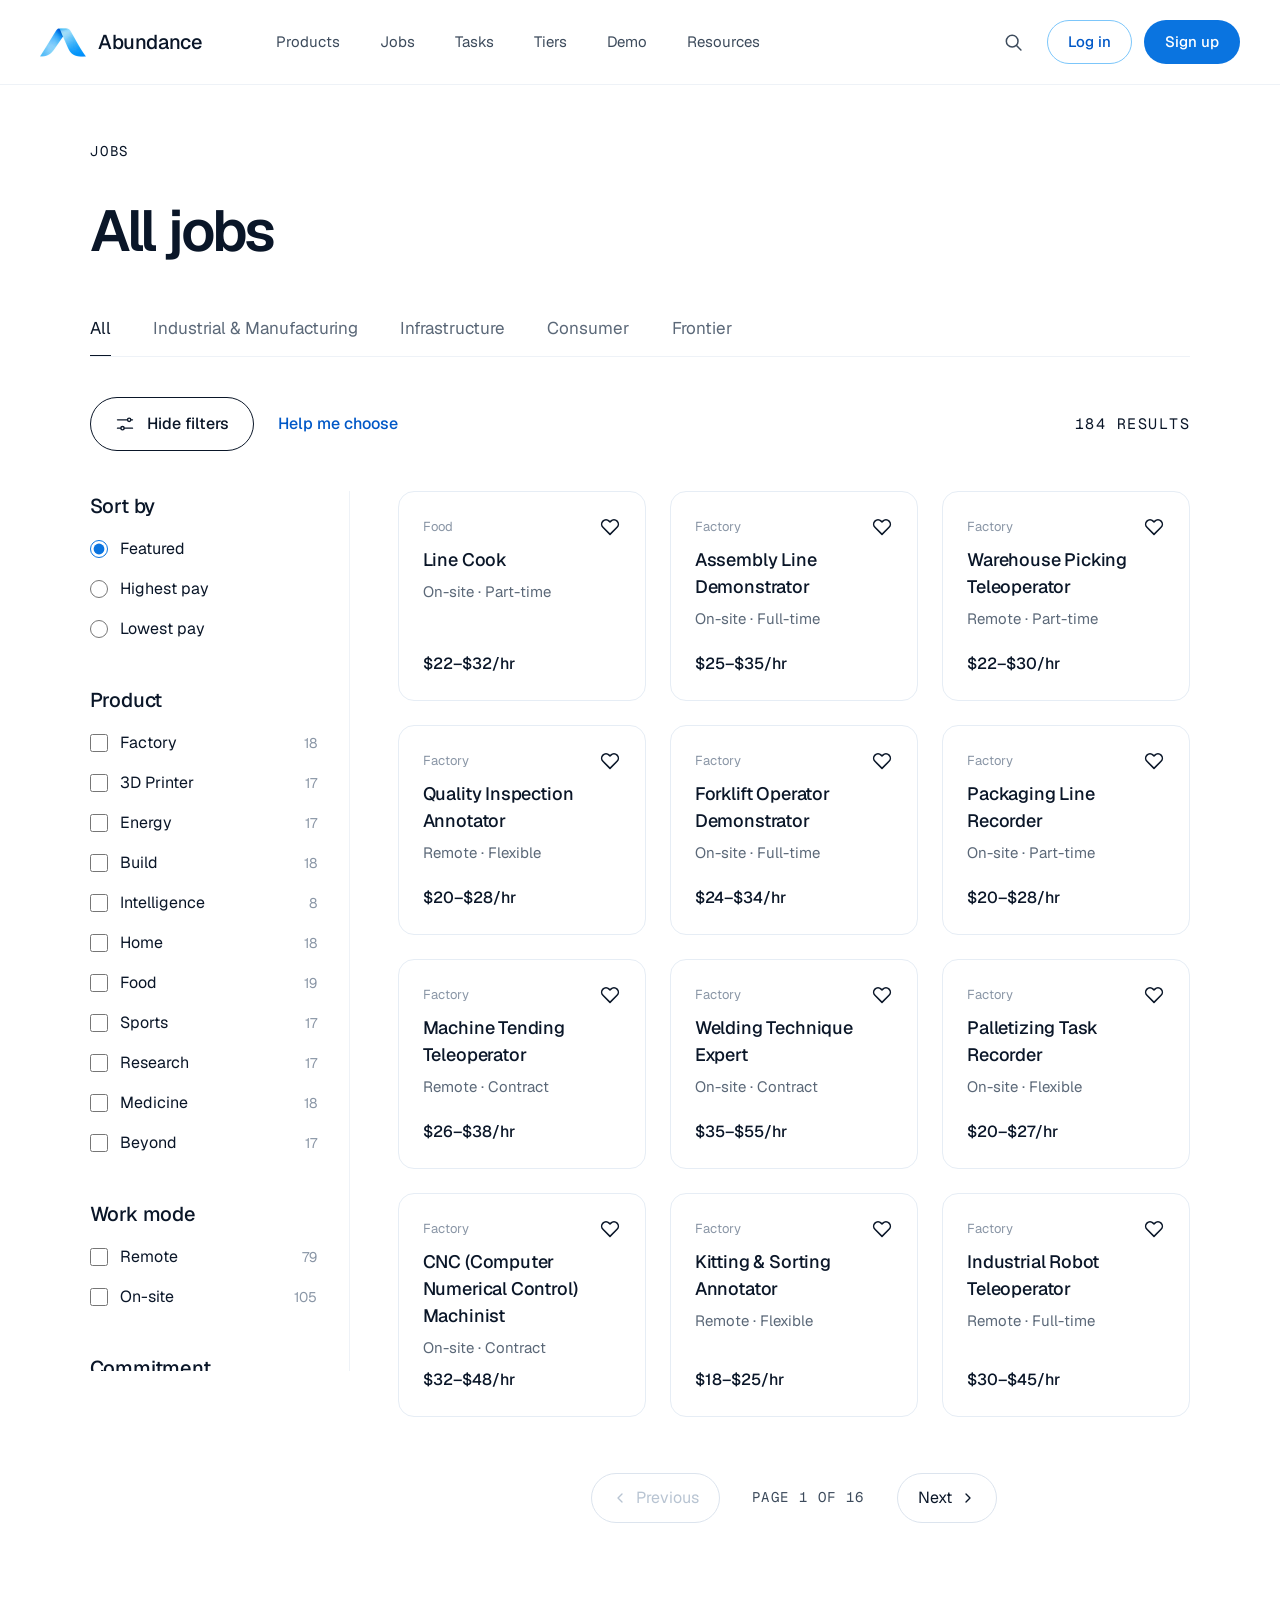
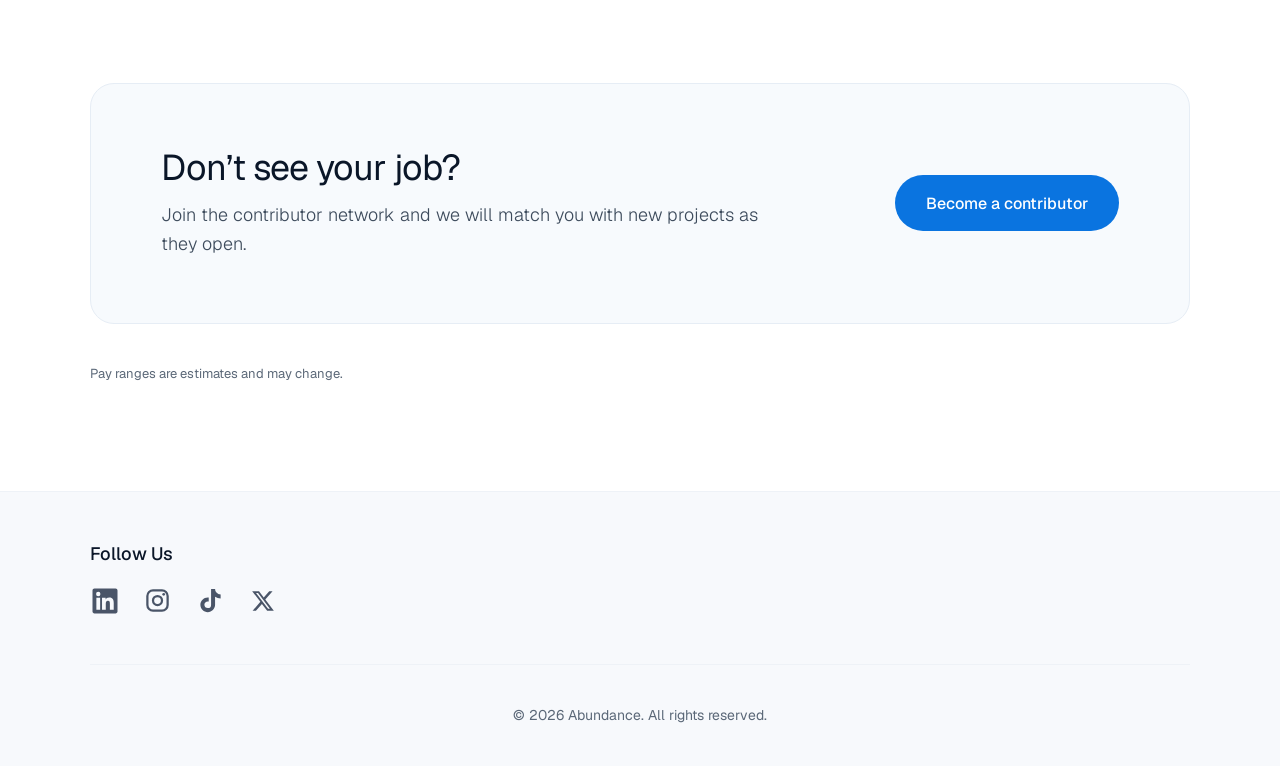
<file: jobs.html>
<!doctype html>
<html lang="en">
<head>
<meta charset="utf-8">
<meta name="viewport" content="width=device-width, initial-scale=1">
<title>Jobs - Abundance</title>
<meta name="description" content="Get paid to record real-world tasks, demonstrations, and movement that train robots and physical AI.">
<meta property="og:title" content="Jobs - Abundance">
<meta property="og:description" content="Get paid to record real-world tasks, demonstrations, and movement that train robots and physical AI.">
<meta property="og:image" content="https://abundancephysical.com/assets/logo.png">
<meta name="theme-color" content="#ffffff">
<link rel="icon" href="/favicon.ico" sizes="any">
<link rel="icon" type="image/png" sizes="48x48" href="/assets/favicon-48.png">
<link rel="icon" type="image/png" sizes="96x96" href="/assets/favicon-96.png">
<link rel="icon" type="image/png" sizes="192x192" href="/assets/favicon-192.png">
<link rel="apple-touch-icon" href="/assets/apple-touch-icon.png">
<link rel="preload" href="/fonts/geist.woff2" as="font" type="font/woff2" crossorigin>
<link rel="stylesheet" href="css/styles.css">
</head>
<body>
<a class="sr-only" href="#main">Skip to content</a>
<header class="site-header" id="site-header">
  <div class="header-inner">
    <a class="brand" href="index.html">
      <img src="assets/logo-92.webp" srcset="assets/logo-92.webp 2x, assets/logo-138.webp 3x" alt="" width="46" height="32">
      <span>Abundance</span>
    </a>
    <button class="navlink icon-btn menu-toggle" type="button" aria-expanded="false" aria-controls="main-nav" aria-label="Open menu"><svg width="22" height="22" viewBox="0 0 24 24" fill="none" stroke="currentColor" stroke-width="1.8" stroke-linecap="round" aria-hidden="true"><path d="M4 7h16"></path><path d="M4 12h16"></path><path d="M4 17h16"></path></svg></button>
    <nav class="main-nav" id="main-nav" aria-label="Main">
      <button class="navlink" type="button" id="products-btn" aria-expanded="false" aria-controls="products-menu">Products</button>
      <a class="navlink" href="jobs.html">Jobs</a>
      <a class="navlink" href="tasks.html">Tasks</a>
      <a class="navlink" href="coming-soon.html?page=Tiers">Tiers</a>
      <a class="navlink" href="demo.html">Demo</a>
      <button class="navlink" type="button" id="resources-btn" aria-expanded="false" aria-controls="resources-menu">Resources</button>
    </nav>
    <div class="mega" id="resources-menu">
      <div class="mega-panel">
        <div class="mega-main res-main">
        <div class="mega-group">
          <div class="mega-label">Company</div>
          <div class="res-list">
            <a class="product-link" href="coming-soon.html?page=About">
              <span class="pname">About</span>
            </a>
            <a class="product-link" href="coming-soon.html?page=Careers">
              <span class="pname">Careers</span>
            </a>
            <a class="product-link" href="coming-soon.html?page=Investments">
              <span class="pname">Investments</span>
            </a>
            <a class="product-link" href="coming-soon.html?page=Blog">
              <span class="pname">Blog</span>
            </a>
            <a class="product-link" href="coming-soon.html?page=Customer+stories">
              <span class="pname">Customer stories</span>
            </a>
            <a class="product-link" href="coming-soon.html?page=Press">
              <span class="pname">Press</span>
            </a>
          </div>
        </div>
        <div class="mega-group">
          <div class="mega-label">Support</div>
          <div class="res-list">
            <a class="product-link" href="support.html">
              <span class="pname">Get support</span>
            </a>
            <a class="product-link" href="coming-soon.html?page=Help+center">
              <span class="pname">Help center</span>
            </a>
            <a class="product-link" href="coming-soon.html?page=Contributor+FAQ">
              <span class="pname">Contributor FAQ</span>
            </a>
            <a class="product-link" href="coming-soon.html?page=Documentation">
              <span class="pname">Documentation</span>
            </a>
            <a class="product-link" href="coming-soon.html?page=Trust+and+safety">
              <span class="pname">Trust and safety</span>
            </a>
            <a class="product-link" href="coming-soon.html?page=System+status">
              <span class="pname">System status</span>
            </a>
          </div>
        </div>
        </div>
      </div>
    </div>
    <div class="mega" id="products-menu">
      <div class="mega-panel">
        <div class="mega-side">
          <div class="mega-label">Overview</div>
          <div class="mega-cats">
          <a href="coming-soon.html?page=Industrial+%26+Manufacturing">Industrial &amp; Manufacturing</a>
          <a href="coming-soon.html?page=Infrastructure">Infrastructure</a>
          <a href="coming-soon.html?page=Consumer">Consumer</a>
          <a href="coming-soon.html?page=Frontier">Frontier</a>
          </div>
        </div>
        <div class="mega-main">
        <div class="mega-group">
          <div class="mega-label">Industrial &amp; Manufacturing</div>
          <div class="mega-grid">
            <a class="product-link" href="coming-soon.html?page=Abundance+Factory">
              <span class="pname"><b>Abundance</b> Factory</span>
              <span class="pdesc">Solve labor shortage of production</span>
            </a>
            <a class="product-link" href="coming-soon.html?page=Abundance+3D+Printer">
              <span class="pname"><b>Abundance</b> 3D Printer</span>
              <span class="pdesc">Build the machines that build the machines</span>
            </a>
          </div>
        </div>
        <div class="mega-group">
          <div class="mega-label">Infrastructure</div>
          <div class="mega-grid">
            <a class="product-link" href="coming-soon.html?page=Abundance+Energy">
              <span class="pname"><b>Abundance</b> Energy</span>
              <span class="pdesc">Create sustainable energy infrastructure</span>
            </a>
            <a class="product-link" href="coming-soon.html?page=Abundance+Build">
              <span class="pname"><b>Abundance</b> Build</span>
              <span class="pdesc">Build homes and cities faster</span>
            </a>
            <a class="product-link" href="coming-soon.html?page=Abundance+Intelligence">
              <span class="pname"><b>Abundance</b> Intelligence</span>
              <span class="pdesc">Build and run AI infrastructure at scale</span>
            </a>
          </div>
        </div>
        <div class="mega-group">
          <div class="mega-label">Consumer</div>
          <div class="mega-grid">
            <a class="product-link" href="coming-soon.html?page=Abundance+Home">
              <span class="pname"><b>Abundance</b> Home</span>
              <span class="pdesc">Robot helpers for everyday chores</span>
            </a>
            <a class="product-link" href="coming-soon.html?page=Abundance+Food">
              <span class="pname"><b>Abundance</b> Food</span>
              <span class="pdesc">Produce food at scale</span>
            </a>
            <a class="product-link" href="coming-soon.html?page=Abundance+Sports">
              <span class="pname"><b>Abundance</b> Sports</span>
              <span class="pdesc">Teach robots the moves of elite athletes</span>
            </a>
          </div>
        </div>
        <div class="mega-group">
          <div class="mega-label">Frontier</div>
          <div class="mega-grid">
            <a class="product-link" href="coming-soon.html?page=Abundance+Research">
              <span class="pname"><b>Abundance</b> Research</span>
              <span class="pdesc">Run experiments that expand human knowledge</span>
            </a>
            <a class="product-link" href="coming-soon.html?page=Abundance+Medicine">
              <span class="pname"><b>Abundance</b> Medicine</span>
              <span class="pdesc">Bring expert care to everyone, everywhere</span>
            </a>
            <a class="product-link" href="coming-soon.html?page=Abundance+Beyond">
              <span class="pname"><b>Abundance</b> Beyond</span>
              <span class="pdesc">Make other planets livable</span>
            </a>
          </div>
        </div>
        </div>
      </div>
    </div>
    <div class="header-actions" id="header-actions">
      <button class="navlink icon-btn search-toggle" type="button" aria-label="Search"><svg width="20" height="20" viewBox="0 0 24 24" fill="none" stroke="currentColor" stroke-width="1.8" stroke-linecap="round" stroke-linejoin="round" aria-hidden="true"><circle cx="11" cy="11" r="7"></circle><path d="M21.5 21.5l-5.3-5.3"></path></svg></button>
      <form class="search" role="search" action="jobs.html" method="get">
        <svg width="18" height="18" viewBox="0 0 24 24" fill="none" stroke="currentColor" stroke-width="1.8" stroke-linecap="round" stroke-linejoin="round" aria-hidden="true"><circle cx="11" cy="11" r="7"></circle><path d="M21.5 21.5l-5.3-5.3"></path></svg>
        <label class="sr-only" for="site-search">Search</label>
        <input id="site-search" type="search" name="q" placeholder="Search jobs" autocomplete="off">
        <button class="close" type="button" aria-label="Close search"><svg width="14" height="14" viewBox="0 0 24 24" fill="none" stroke="currentColor" stroke-width="2" stroke-linecap="round" aria-hidden="true"><path d="M6 6l12 12"></path><path d="M18 6L6 18"></path></svg></button>
      </form>
      <a class="btn btn-outline" href="login.html">Log in</a>
      <a class="btn btn-primary" href="signup.html">Sign up</a>
    </div>
  </div>
</header>
<main id="main">

  <section class="jobs-top section">
    <div class="wrap">
      <nav class="crumbs" aria-label="Breadcrumb">
        <a href="jobs.html">Jobs</a>
        <span class="sep" id="crumb-sep" hidden>›</span>
        <span id="crumb-cat" hidden></span>
      </nav>
      <h1 class="jobs-title" id="jobs-title">All jobs</h1>
      <div class="tabs" role="tablist" aria-label="Job categories" id="tabs"></div>
      <div class="toolbar">
        <div class="toolbar-left">
        <button class="filter-toggle" type="button" id="filter-toggle" aria-expanded="true" aria-controls="filters">
          <svg width="20" height="20" viewBox="0 0 24 24" fill="none" stroke="currentColor" stroke-width="1.6" stroke-linecap="round" aria-hidden="true"><path d="M3 7h12"></path><path d="M19 7h2"></path><circle cx="17" cy="7" r="2"></circle><path d="M3 17h4"></path><path d="M11 17h10"></path><circle cx="9" cy="17" r="2"></circle></svg>
          <span id="filter-label">Hide filters</span>
        </button>
        <a class="choose-link" href="job-quiz.html">Help me choose</a>
        </div>
        <div class="results" id="results" aria-live="polite">0 results</div>
      </div>
    </div>
  </section>

  <section class="section">
    <div class="wrap listing" id="listing">

      <aside class="filters" id="filters" aria-label="Filters">
        <div class="fgroup applied" id="applied" hidden>
          <div class="ftitle">Applied filters</div>
          <div class="chips" id="applied-chips"></div>
          <button class="clear-all" type="button" data-clear>Clear all</button>
        </div>

        <fieldset class="fgroup">
          <legend>Sort by</legend>
          <label class="opt"><input type="radio" name="sort" value="featured" checked><span class="label">Featured</span></label>
          <label class="opt"><input type="radio" name="sort" value="high"><span class="label">Highest pay</span></label>
          <label class="opt"><input type="radio" name="sort" value="low"><span class="label">Lowest pay</span></label>
        </fieldset>

        <fieldset class="fgroup">
          <legend>Product</legend>
          <div class="fgroup" id="f-products"></div>
        </fieldset>

        <fieldset class="fgroup">
          <legend>Work mode</legend>
          <div class="fgroup" id="f-modes"></div>
        </fieldset>

        <fieldset class="fgroup">
          <legend>Commitment</legend>
          <div class="fgroup" id="f-kinds"></div>
        </fieldset>

        <fieldset class="fgroup">
          <legend>Job type</legend>
          <div class="fgroup" id="f-actions"></div>
        </fieldset>
      </aside>

      <div class="jobs-main">
        <div class="empty" id="empty" hidden>
          <h2>No jobs match these filters</h2>
          <button class="link-btn" type="button" data-clear>Clear all filters</button>
        </div>
        <h2 class="sr-only">Job listings</h2>
        <div class="job-grid" id="job-grid"></div>
        <nav class="pager" id="pager" aria-label="Pagination" hidden>
          <button type="button" id="prev">
            <svg width="16" height="16" viewBox="0 0 24 24" fill="none" stroke="currentColor" stroke-width="2" stroke-linecap="round" stroke-linejoin="round" aria-hidden="true"><path d="M15 6l-6 6 6 6"></path></svg>
            <span>Previous</span>
          </button>
          <span class="label" id="page-label">Page 1 of 1</span>
          <button type="button" id="next">
            <span>Next</span>
            <svg width="16" height="16" viewBox="0 0 24 24" fill="none" stroke="currentColor" stroke-width="2" stroke-linecap="round" stroke-linejoin="round" aria-hidden="true"><path d="M9 6l6 6-6 6"></path></svg>
          </button>
        </nav>
      </div>

    </div>
  </section>

  <section class="join section">
    <div class="wrap box">
      <div class="text">
        <h2>Don’t see your job?</h2>
        <p>Join the contributor network and we will match you with new projects as they open.</p>
      </div>
      <a class="btn btn-primary btn-lg" href="signup.html">Become a contributor</a>
    </div>
  </section>

  <div class="pay-note section"><div class="wrap"><p>Pay ranges are estimates and may change.</p></div></div>
</main>

<footer class="site-footer section" id="contact">
  <div class="wrap">
    <div class="footer-top">
      <div class="footer-col">
        <div class="h">Follow Us</div>
        <div class="footer-social">
          <a href="https://www.linkedin.com/company/abundancephysical/" target="_blank" rel="noopener" aria-label="Abundance on LinkedIn"><svg width="30" height="30" viewBox="0 0 24 24" fill="currentColor" aria-hidden="true"><path d="M20.45 2H3.55C2.7 2 2 2.7 2 3.55v16.9C2 21.3 2.7 22 3.55 22h16.9c.85 0 1.55-.7 1.55-1.55V3.55C22 2.7 21.3 2 20.45 2zM8.1 18.9H5.1V9.4h3v9.5zM6.6 8.1a1.74 1.74 0 1 1 0-3.48 1.74 1.74 0 0 1 0 3.48zm12.3 10.8h-3v-4.6c0-1.1 0-2.5-1.52-2.5-1.52 0-1.76 1.19-1.76 2.42v4.68h-3V9.4h2.88v1.3h.04c.4-.76 1.38-1.56 2.84-1.56 3.04 0 3.6 2 3.6 4.6v5.16z"></path></svg></a>
          <a href="https://www.instagram.com/abundancephysical" target="_blank" rel="noopener" aria-label="Abundance on Instagram"><svg width="27" height="27" viewBox="0 0 24 24" fill="none" stroke="currentColor" stroke-width="2" aria-hidden="true"><rect x="3" y="3" width="18" height="18" rx="5"></rect><circle cx="12" cy="12" r="4"></circle><circle cx="17.5" cy="6.5" r="1.2" fill="currentColor" stroke="none"></circle></svg></a>
          <a href="https://www.tiktok.com/@abundancephysical" target="_blank" rel="noopener" aria-label="Abundance on TikTok"><svg width="31" height="31" viewBox="0 0 24 24" fill="currentColor" aria-hidden="true"><path d="M16.6 5.82A4.28 4.28 0 0 1 15.54 3h-3.09v12.4a2.59 2.59 0 0 1-2.59 2.5c-1.42 0-2.6-1.16-2.6-2.6 0-1.72 1.66-3.01 3.37-2.48V9.66c-3.45-.46-6.47 2.22-6.47 5.64 0 3.33 2.76 5.7 5.69 5.7 3.14 0 5.69-2.55 5.69-5.7V9.01a7.35 7.35 0 0 0 4.3 1.38V7.3s-1.88.09-3.24-1.48z"></path></svg></a>
          <a href="coming-soon.html?page=X" aria-label="Abundance on X"><svg width="26" height="26" viewBox="0 0 24 24" fill="currentColor" aria-hidden="true"><path d="M17.75 3h3.07l-6.7 7.66L22 21h-6.17l-4.83-6.32L5.47 21H2.4l7.17-8.2L2 3h6.33l4.36 5.77L17.75 3zm-1.08 16.17h1.7L7.4 4.73H5.57l11.1 14.44z"></path></svg></a>
        </div>
      </div>
    </div>
    <div class="footer-bottom">© <span data-year>2026</span> Abundance. All rights reserved.</div>
  </div>
</footer>
<script src="js/site.js" defer></script>
<script src="js/jobs-data.js" defer></script>
<script src="js/jobs.js" defer></script>
</body>
</html>
</file>
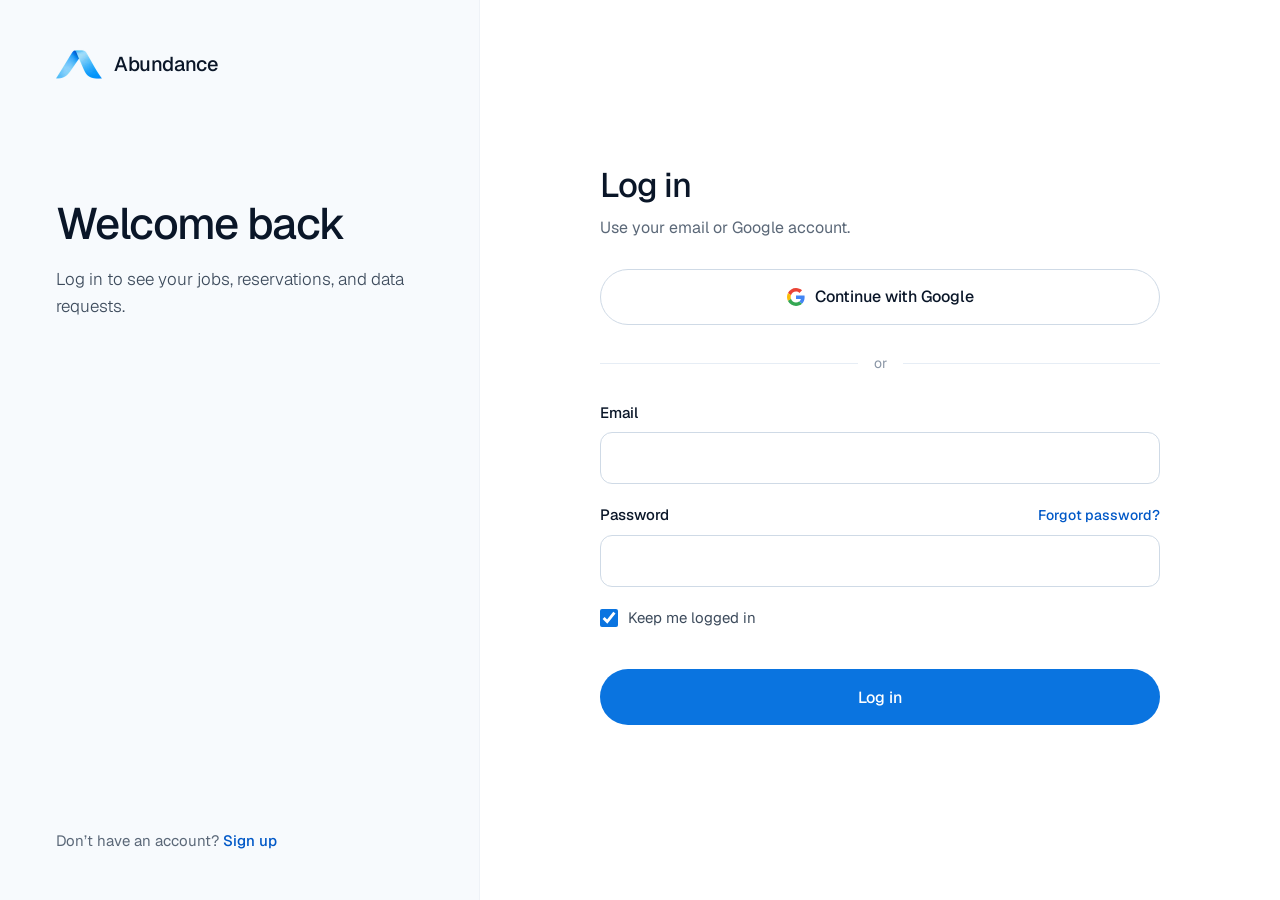
<file: login.html>
<!doctype html>
<html lang="en">
<head>
<meta charset="utf-8">
<meta name="viewport" content="width=device-width, initial-scale=1">
<title>Log in - Abundance</title>
<meta name="description" content="Log in to your Abundance account.">
<meta property="og:title" content="Log in - Abundance">
<meta property="og:description" content="Log in to your Abundance account.">
<meta property="og:image" content="https://abundancephysical.com/assets/logo.png">
<meta name="theme-color" content="#ffffff">
<link rel="icon" href="/favicon.ico" sizes="any">
<link rel="icon" type="image/png" sizes="48x48" href="/assets/favicon-48.png">
<link rel="icon" type="image/png" sizes="96x96" href="/assets/favicon-96.png">
<link rel="icon" type="image/png" sizes="192x192" href="/assets/favicon-192.png">
<link rel="apple-touch-icon" href="/assets/apple-touch-icon.png">
<link rel="preload" href="/fonts/geist.woff2" as="font" type="font/woff2" crossorigin>
<link rel="stylesheet" href="css/styles.css">
</head>
<body>
<div class="auth">

  <aside class="auth-side">
    <a class="brand" href="index.html"><img src="assets/logo-92.webp" srcset="assets/logo-92.webp 2x, assets/logo-138.webp 3x" alt="" width="46" height="32"><span>Abundance</span></a>
    <h1>Welcome back</h1>
    <p class="intro">Log in to see your jobs, reservations, and data requests.</p>
    <div class="switch">Don’t have an account? <a href="signup.html">Sign up</a></div>
  </aside>

  <main class="auth-main" id="main">
    <div class="auth-bar">
      <button class="back" type="button" id="back" hidden>
        <svg width="16" height="16" viewBox="0 0 24 24" fill="none" stroke="currentColor" stroke-width="2" stroke-linecap="round" stroke-linejoin="round" aria-hidden="true"><path d="M15 6l-6 6 6 6"></path></svg>
        <span>Back to log in</span>
      </button>
    </div>

    <form class="auth-form" id="login-form" novalidate>

      <section class="screen" data-screen="login">
        <div class="screen-head">
          <h2>Log in</h2>
          <p>Use your email or Google account.</p>
        </div>
        <button class="btn btn-ghost btn-lg btn-block" type="button" id="google"><svg width="18" height="18" viewBox="0 0 48 48" aria-hidden="true"><path fill="#EA4335" d="M24 9.5c3.54 0 6.71 1.22 9.21 3.6l6.85-6.85C35.9 2.38 30.47 0 24 0 14.62 0 6.51 5.38 2.56 13.22l7.98 6.19C12.43 13.72 17.74 9.5 24 9.5z"></path><path fill="#4285F4" d="M46.98 24.55c0-1.57-.15-3.09-.38-4.55H24v9.02h12.94c-.58 2.96-2.26 5.48-4.78 7.18l7.73 6c4.51-4.18 7.09-10.36 7.09-17.65z"></path><path fill="#FBBC05" d="M10.53 28.59c-.48-1.45-.76-2.99-.76-4.59s.27-3.14.76-4.59l-7.98-6.19C.92 16.46 0 20.12 0 24c0 3.88.92 7.54 2.56 10.78l7.97-6.19z"></path><path fill="#34A853" d="M24 48c6.48 0 11.93-2.13 15.89-5.81l-7.73-6c-2.15 1.45-4.92 2.3-8.16 2.3-6.26 0-11.57-4.22-13.47-9.91l-7.98 6.19C6.51 42.62 14.62 48 24 48z"></path></svg><span>Continue with Google</span></button>
        <div class="or">or</div>
        <div class="fields">
          <div class="field-wrap">
            <label class="field-label" for="li-email">Email</label>
            <input class="field" id="li-email" name="email" type="email" autocomplete="email">
          </div>
          <div class="field-wrap">
            <div class="label-row">
              <label class="field-label" for="li-pass">Password</label>
              <button class="link-btn" type="button" id="to-forgot" style="font-size: 14px">Forgot password?</button>
            </div>
            <input class="field" id="li-pass" name="password" type="password" autocomplete="current-password">
          </div>
          <label class="check-row"><input type="checkbox" name="remember" checked><span>Keep me logged in</span></label>
        </div>
      </section>

      <section class="screen" data-screen="forgot" hidden>
        <div class="screen-head">
          <h2>Reset your password</h2>
          <p>Enter your account email and we will send you a 6-digit code.</p>
        </div>
        <div class="field-wrap">
          <label class="field-label" for="li-reset-email">Email</label>
          <input class="field" id="li-reset-email" name="reset-email" type="email" autocomplete="email">
        </div>
      </section>

      <section class="screen" data-screen="reset" hidden>
        <div class="screen-head">
          <h2>Check your email</h2>
          <p>We sent a code to <strong class="email-shown">your email</strong>.</p>
        </div>
        <div class="field-wrap">
          <label class="field-label" for="li-code">Verification code</label>
          <input class="field code-field" id="li-code" name="code" type="text" inputmode="numeric" autocomplete="one-time-code" maxlength="6">
        </div>
        <div class="field-wrap">
          <label class="field-label" for="li-newpass">New password</label>
          <input class="field" id="li-newpass" name="new-password" type="password" autocomplete="new-password" aria-describedby="li-newpass-hint">
          <span class="hint" id="li-newpass-hint">At least 8 characters</span>
        </div>
        <p class="hint">Didn’t get it? <button class="link-btn" type="button" id="resend">Resend code</button></p>
      </section>

      <section class="screen done-screen" data-screen="resetDone" hidden>
        <span class="done-icon"><svg width="30" height="30" viewBox="0 0 24 24" fill="none" stroke="#0A74E0" stroke-width="2.2" stroke-linecap="round" stroke-linejoin="round" aria-hidden="true"><path d="M5 12l5 5 9-10"></path></svg></span>
        <h2 tabindex="-1">Password updated</h2>
        <p>You can now log in with your new password.</p>
        <div class="done-actions"><button class="btn btn-primary btn-lg" type="button" data-to-login>Back to log in</button></div>
      </section>

      <section class="screen done-screen" data-screen="done" hidden>
        <span class="done-icon"><svg width="30" height="30" viewBox="0 0 24 24" fill="none" stroke="#0A74E0" stroke-width="2.2" stroke-linecap="round" stroke-linejoin="round" aria-hidden="true"><path d="M5 12l5 5 9-10"></path></svg></span>
        <h2 tabindex="-1">You’re logged in</h2>
        <p>Signed in as <span class="strong email-shown">your email</span>.</p>
        <div class="done-actions">
          <a class="btn btn-primary btn-lg" href="jobs.html">Browse jobs</a>
          <a class="btn btn-ghost btn-lg" href="index.html">Go to home</a>
        </div>
      </section>

      <div class="form-foot" id="form-foot">
        <p class="form-error" id="form-error" role="alert"></p>
        <button class="btn btn-primary btn-lg btn-block" type="submit" id="submit">Log in</button>
      </div>
      <p class="mobile-switch">Don’t have an account? <a href="signup.html">Sign up</a></p>
    </form>
  </main>

</div>

<script src="js/login.js" defer></script>
</body>
</html>
</file>
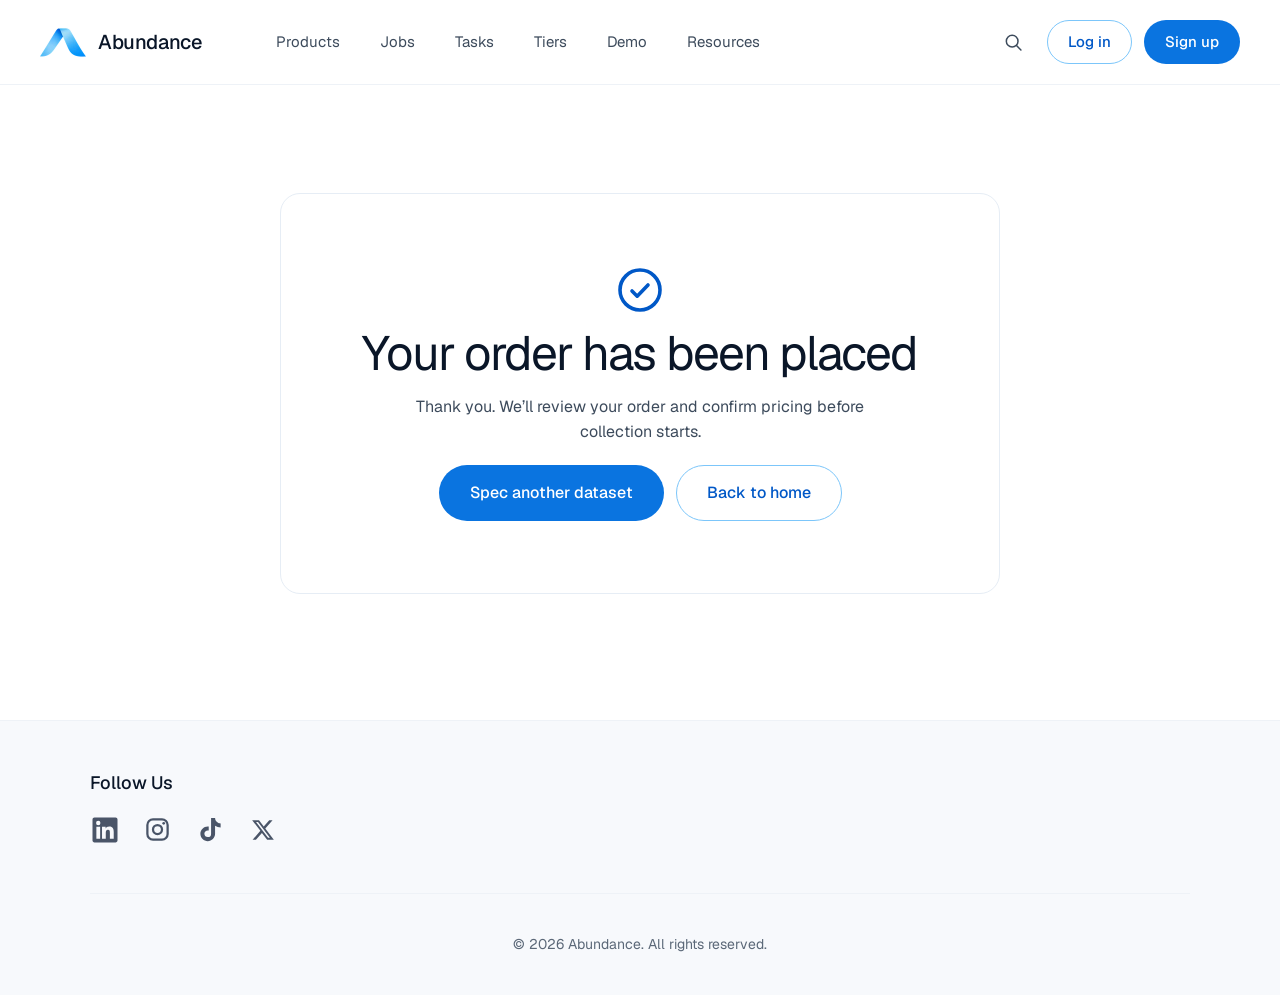
<file: order-placed.html>
<!doctype html>
<html lang="en">
<head>
<meta charset="utf-8">
<meta name="viewport" content="width=device-width, initial-scale=1">
<title>Order placed - Abundance</title>
<meta name="description" content="Your dataset order has been placed with Abundance.">
<meta property="og:title" content="Checkout - Abundance">
<meta property="og:image" content="https://abundancephysical.com/assets/logo.png">
<meta name="theme-color" content="#ffffff">
<link rel="icon" href="/favicon.ico" sizes="any">
<link rel="icon" type="image/png" sizes="48x48" href="/assets/favicon-48.png">
<link rel="icon" type="image/png" sizes="96x96" href="/assets/favicon-96.png">
<link rel="icon" type="image/png" sizes="192x192" href="/assets/favicon-192.png">
<link rel="apple-touch-icon" href="/assets/apple-touch-icon.png">
<link rel="preload" href="/fonts/geist.woff2" as="font" type="font/woff2" crossorigin>
<link rel="stylesheet" href="css/styles.css">
<link rel="stylesheet" href="css/demo.css">
<link rel="stylesheet" href="css/checkout.css">
<meta name="robots" content="noindex">
</head>
<body>
<a class="sr-only" href="#main">Skip to content</a>
<header class="site-header" id="site-header">
  <div class="header-inner">
    <a class="brand" href="index.html">
      <img src="assets/logo-92.webp" srcset="assets/logo-92.webp 2x, assets/logo-138.webp 3x" alt="" width="46" height="32">
      <span>Abundance</span>
    </a>
    <button class="navlink icon-btn menu-toggle" type="button" aria-expanded="false" aria-controls="main-nav" aria-label="Open menu"><svg width="22" height="22" viewBox="0 0 24 24" fill="none" stroke="currentColor" stroke-width="1.8" stroke-linecap="round" aria-hidden="true"><path d="M4 7h16"></path><path d="M4 12h16"></path><path d="M4 17h16"></path></svg></button>
    <nav class="main-nav" id="main-nav" aria-label="Main">
      <button class="navlink" type="button" id="products-btn" aria-expanded="false" aria-controls="products-menu">Products</button>
      <a class="navlink" href="jobs.html">Jobs</a>
      <a class="navlink" href="tasks.html">Tasks</a>
      <a class="navlink" href="coming-soon.html?page=Tiers">Tiers</a>
      <a class="navlink" href="demo.html">Demo</a>
      <button class="navlink" type="button" id="resources-btn" aria-expanded="false" aria-controls="resources-menu">Resources</button>
    </nav>
    <div class="mega" id="resources-menu">
      <div class="mega-panel">
        <div class="mega-main res-main">
        <div class="mega-group">
          <div class="mega-label">Company</div>
          <div class="res-list">
            <a class="product-link" href="coming-soon.html?page=About">
              <span class="pname">About</span>
            </a>
            <a class="product-link" href="coming-soon.html?page=Careers">
              <span class="pname">Careers</span>
            </a>
            <a class="product-link" href="coming-soon.html?page=Investments">
              <span class="pname">Investments</span>
            </a>
            <a class="product-link" href="coming-soon.html?page=Blog">
              <span class="pname">Blog</span>
            </a>
            <a class="product-link" href="coming-soon.html?page=Customer+stories">
              <span class="pname">Customer stories</span>
            </a>
            <a class="product-link" href="coming-soon.html?page=Press">
              <span class="pname">Press</span>
            </a>
          </div>
        </div>
        <div class="mega-group">
          <div class="mega-label">Support</div>
          <div class="res-list">
            <a class="product-link" href="support.html">
              <span class="pname">Get support</span>
            </a>
            <a class="product-link" href="coming-soon.html?page=Help+center">
              <span class="pname">Help center</span>
            </a>
            <a class="product-link" href="coming-soon.html?page=Contributor+FAQ">
              <span class="pname">Contributor FAQ</span>
            </a>
            <a class="product-link" href="coming-soon.html?page=Documentation">
              <span class="pname">Documentation</span>
            </a>
            <a class="product-link" href="coming-soon.html?page=Trust+and+safety">
              <span class="pname">Trust and safety</span>
            </a>
            <a class="product-link" href="coming-soon.html?page=System+status">
              <span class="pname">System status</span>
            </a>
          </div>
        </div>
        </div>
      </div>
    </div>
    <div class="mega" id="products-menu">
      <div class="mega-panel">
        <div class="mega-side">
          <div class="mega-label">Overview</div>
          <div class="mega-cats">
          <a href="coming-soon.html?page=Industrial+%26+Manufacturing">Industrial &amp; Manufacturing</a>
          <a href="coming-soon.html?page=Infrastructure">Infrastructure</a>
          <a href="coming-soon.html?page=Consumer">Consumer</a>
          <a href="coming-soon.html?page=Frontier">Frontier</a>
          </div>
        </div>
        <div class="mega-main">
        <div class="mega-group">
          <div class="mega-label">Industrial &amp; Manufacturing</div>
          <div class="mega-grid">
            <a class="product-link" href="coming-soon.html?page=Abundance+Factory">
              <span class="pname"><b>Abundance</b> Factory</span>
              <span class="pdesc">Solve labor shortage of production</span>
            </a>
            <a class="product-link" href="coming-soon.html?page=Abundance+3D+Printer">
              <span class="pname"><b>Abundance</b> 3D Printer</span>
              <span class="pdesc">Build the machines that build the machines</span>
            </a>
          </div>
        </div>
        <div class="mega-group">
          <div class="mega-label">Infrastructure</div>
          <div class="mega-grid">
            <a class="product-link" href="coming-soon.html?page=Abundance+Energy">
              <span class="pname"><b>Abundance</b> Energy</span>
              <span class="pdesc">Create sustainable energy infrastructure</span>
            </a>
            <a class="product-link" href="coming-soon.html?page=Abundance+Build">
              <span class="pname"><b>Abundance</b> Build</span>
              <span class="pdesc">Build homes and cities faster</span>
            </a>
            <a class="product-link" href="coming-soon.html?page=Abundance+Intelligence">
              <span class="pname"><b>Abundance</b> Intelligence</span>
              <span class="pdesc">Build and run AI infrastructure at scale</span>
            </a>
          </div>
        </div>
        <div class="mega-group">
          <div class="mega-label">Consumer</div>
          <div class="mega-grid">
            <a class="product-link" href="coming-soon.html?page=Abundance+Home">
              <span class="pname"><b>Abundance</b> Home</span>
              <span class="pdesc">Robot helpers for everyday chores</span>
            </a>
            <a class="product-link" href="coming-soon.html?page=Abundance+Food">
              <span class="pname"><b>Abundance</b> Food</span>
              <span class="pdesc">Produce food at scale</span>
            </a>
            <a class="product-link" href="coming-soon.html?page=Abundance+Sports">
              <span class="pname"><b>Abundance</b> Sports</span>
              <span class="pdesc">Teach robots the moves of elite athletes</span>
            </a>
          </div>
        </div>
        <div class="mega-group">
          <div class="mega-label">Frontier</div>
          <div class="mega-grid">
            <a class="product-link" href="coming-soon.html?page=Abundance+Research">
              <span class="pname"><b>Abundance</b> Research</span>
              <span class="pdesc">Run experiments that expand human knowledge</span>
            </a>
            <a class="product-link" href="coming-soon.html?page=Abundance+Medicine">
              <span class="pname"><b>Abundance</b> Medicine</span>
              <span class="pdesc">Bring expert care to everyone, everywhere</span>
            </a>
            <a class="product-link" href="coming-soon.html?page=Abundance+Beyond">
              <span class="pname"><b>Abundance</b> Beyond</span>
              <span class="pdesc">Make other planets livable</span>
            </a>
          </div>
        </div>
        </div>
      </div>
    </div>
    <div class="header-actions" id="header-actions">
      <button class="navlink icon-btn search-toggle" type="button" aria-label="Search"><svg width="20" height="20" viewBox="0 0 24 24" fill="none" stroke="currentColor" stroke-width="1.8" stroke-linecap="round" stroke-linejoin="round" aria-hidden="true"><circle cx="11" cy="11" r="7"></circle><path d="M21.5 21.5l-5.3-5.3"></path></svg></button>
      <form class="search" role="search" action="jobs.html" method="get">
        <svg width="18" height="18" viewBox="0 0 24 24" fill="none" stroke="currentColor" stroke-width="1.8" stroke-linecap="round" stroke-linejoin="round" aria-hidden="true"><circle cx="11" cy="11" r="7"></circle><path d="M21.5 21.5l-5.3-5.3"></path></svg>
        <label class="sr-only" for="site-search">Search</label>
        <input id="site-search" type="search" name="q" placeholder="Search jobs and products" autocomplete="off">
        <button class="close" type="button" aria-label="Close search"><svg width="14" height="14" viewBox="0 0 24 24" fill="none" stroke="currentColor" stroke-width="2" stroke-linecap="round" aria-hidden="true"><path d="M6 6l12 12"></path><path d="M18 6L6 18"></path></svg></button>
      </form>
      <a class="btn btn-outline" href="login.html">Log in</a>
      <a class="btn btn-primary" href="signup.html">Sign up</a>
    </div>
  </div>
</header>
<main id="main">
  <section class="co section placed" aria-labelledby="placed-title">
    <div class="wrap">
      <div class="co-done dpanel">
        <svg width="48" height="48" viewBox="0 0 24 24" fill="none" stroke="currentColor" stroke-width="1.8" stroke-linecap="round" stroke-linejoin="round" aria-hidden="true"><circle cx="12" cy="12" r="10"></circle><path d="M8 12.5l2.6 2.6L16 9.5"></path></svg>
        <h1 id="placed-title">Your order has been placed</h1>
        <p>Thank you. We&rsquo;ll review your order and confirm pricing before collection starts.</p>
        <div class="co-done-actions">
          <a class="btn btn-primary btn-lg" href="demo.html">Spec another dataset</a>
          <a class="btn btn-outline btn-lg" href="index.html">Back to home</a>
        </div>
      </div>
    </div>
  </section>
</main>

<footer class="site-footer section" id="contact">
  <div class="wrap">
    <div class="footer-top">
      <div class="footer-col">
        <div class="h">Follow Us</div>
        <div class="footer-social">
          <a href="https://www.linkedin.com/company/abundancephysical/" target="_blank" rel="noopener" aria-label="Abundance on LinkedIn"><svg width="30" height="30" viewBox="0 0 24 24" fill="currentColor" aria-hidden="true"><path d="M20.45 2H3.55C2.7 2 2 2.7 2 3.55v16.9C2 21.3 2.7 22 3.55 22h16.9c.85 0 1.55-.7 1.55-1.55V3.55C22 2.7 21.3 2 20.45 2zM8.1 18.9H5.1V9.4h3v9.5zM6.6 8.1a1.74 1.74 0 1 1 0-3.48 1.74 1.74 0 0 1 0 3.48zm12.3 10.8h-3v-4.6c0-1.1 0-2.5-1.52-2.5-1.52 0-1.76 1.19-1.76 2.42v4.68h-3V9.4h2.88v1.3h.04c.4-.76 1.38-1.56 2.84-1.56 3.04 0 3.6 2 3.6 4.6v5.16z"></path></svg></a>
          <a href="https://www.instagram.com/abundancephysical" target="_blank" rel="noopener" aria-label="Abundance on Instagram"><svg width="27" height="27" viewBox="0 0 24 24" fill="none" stroke="currentColor" stroke-width="2" aria-hidden="true"><rect x="3" y="3" width="18" height="18" rx="5"></rect><circle cx="12" cy="12" r="4"></circle><circle cx="17.5" cy="6.5" r="1.2" fill="currentColor" stroke="none"></circle></svg></a>
          <a href="https://www.tiktok.com/@abundancephysical" target="_blank" rel="noopener" aria-label="Abundance on TikTok"><svg width="31" height="31" viewBox="0 0 24 24" fill="currentColor" aria-hidden="true"><path d="M16.6 5.82A4.28 4.28 0 0 1 15.54 3h-3.09v12.4a2.59 2.59 0 0 1-2.59 2.5c-1.42 0-2.6-1.16-2.6-2.6 0-1.72 1.66-3.01 3.37-2.48V9.66c-3.45-.46-6.47 2.22-6.47 5.64 0 3.33 2.76 5.7 5.69 5.7 3.14 0 5.69-2.55 5.69-5.7V9.01a7.35 7.35 0 0 0 4.3 1.38V7.3s-1.88.09-3.24-1.48z"></path></svg></a>
          <a href="coming-soon.html?page=X" aria-label="Abundance on X"><svg width="26" height="26" viewBox="0 0 24 24" fill="currentColor" aria-hidden="true"><path d="M17.75 3h3.07l-6.7 7.66L22 21h-6.17l-4.83-6.32L5.47 21H2.4l7.17-8.2L2 3h6.33l4.36 5.77L17.75 3zm-1.08 16.17h1.7L7.4 4.73H5.57l11.1 14.44z"></path></svg></a>
        </div>
      </div>
    </div>
    <div class="footer-bottom">© <span data-year>2026</span> Abundance. All rights reserved.</div>
  </div>
</footer>
<script src="js/site.js" defer></script>
</body>
</html>
</file>
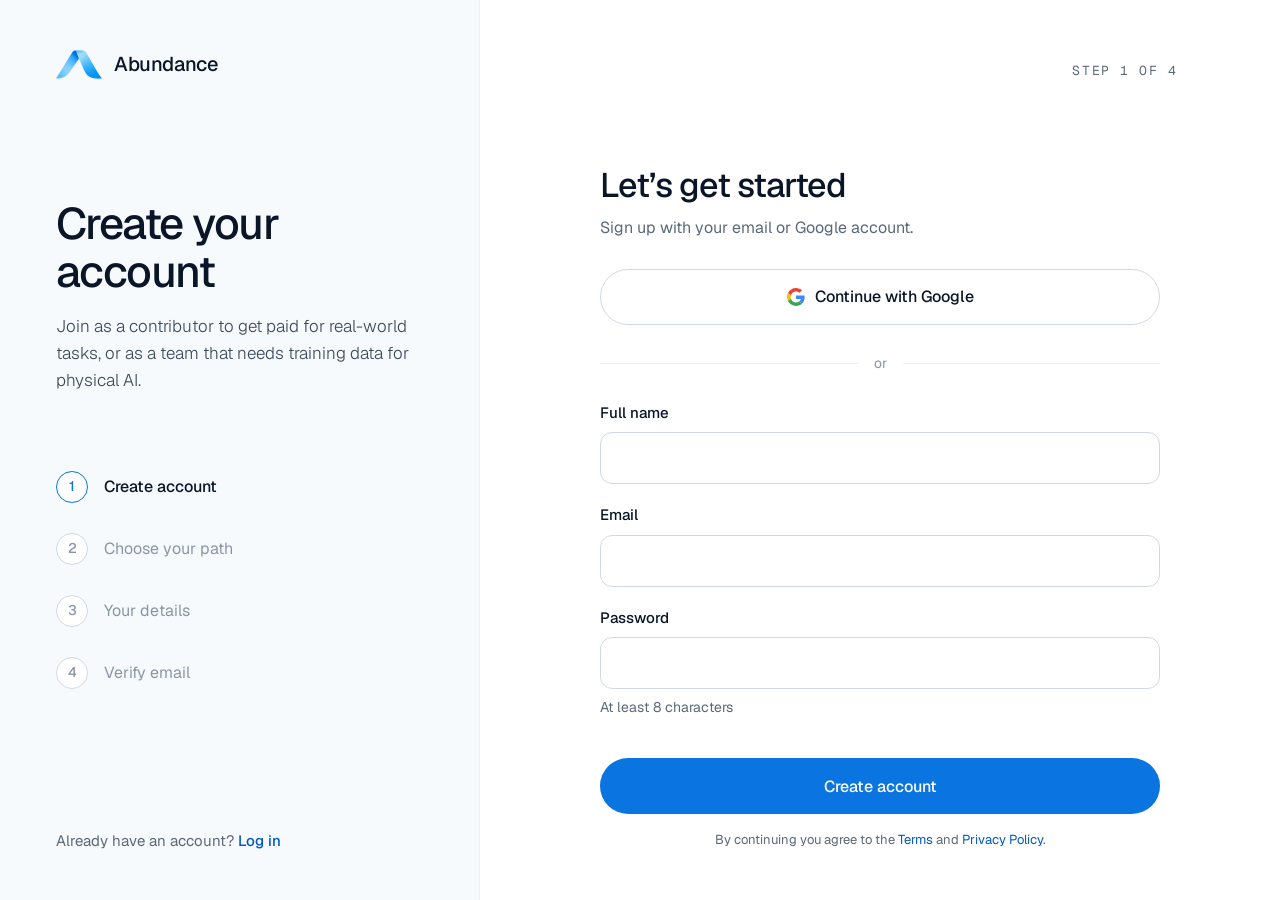
<file: signup.html>
<!doctype html>
<html lang="en">
<head>
<meta charset="utf-8">
<meta name="viewport" content="width=device-width, initial-scale=1">
<title>Sign up - Abundance</title>
<meta name="description" content="Create your Abundance account.">
<meta property="og:title" content="Sign up - Abundance">
<meta property="og:description" content="Create your Abundance account.">
<meta property="og:image" content="https://abundancephysical.com/assets/logo.png">
<meta name="theme-color" content="#ffffff">
<link rel="icon" href="/favicon.ico" sizes="any">
<link rel="icon" type="image/png" sizes="48x48" href="/assets/favicon-48.png">
<link rel="icon" type="image/png" sizes="96x96" href="/assets/favicon-96.png">
<link rel="icon" type="image/png" sizes="192x192" href="/assets/favicon-192.png">
<link rel="apple-touch-icon" href="/assets/apple-touch-icon.png">
<link rel="preload" href="/fonts/geist.woff2" as="font" type="font/woff2" crossorigin>
<link rel="stylesheet" href="css/styles.css">
</head>
<body>
<div class="auth">

  <aside class="auth-side">
    <a class="brand" href="index.html"><img src="assets/logo-92.webp" srcset="assets/logo-92.webp 2x, assets/logo-138.webp 3x" alt="" width="46" height="32"><span>Abundance</span></a>
    <h1>Create your account</h1>
    <p class="intro">Join as a contributor to get paid for real-world tasks, or as a team that needs training data for physical AI.</p>
    <ol class="progress" id="progress" aria-label="Sign-up progress">
      <li><span class="dot"><span class="num">1</span><svg class="check" width="14" height="14" viewBox="0 0 24 24" fill="none" stroke="#ffffff" stroke-width="3" stroke-linecap="round" stroke-linejoin="round" aria-hidden="true"><path d="M5 12l5 5 9-10"></path></svg></span><span class="text">Create account</span></li>
      <li><span class="dot"><span class="num">2</span><svg class="check" width="14" height="14" viewBox="0 0 24 24" fill="none" stroke="#ffffff" stroke-width="3" stroke-linecap="round" stroke-linejoin="round" aria-hidden="true"><path d="M5 12l5 5 9-10"></path></svg></span><span class="text">Choose your path</span></li>
      <li><span class="dot"><span class="num">3</span><svg class="check" width="14" height="14" viewBox="0 0 24 24" fill="none" stroke="#ffffff" stroke-width="3" stroke-linecap="round" stroke-linejoin="round" aria-hidden="true"><path d="M5 12l5 5 9-10"></path></svg></span><span class="text" id="step3-label">Your details</span></li>
      <li><span class="dot"><span class="num">4</span><svg class="check" width="14" height="14" viewBox="0 0 24 24" fill="none" stroke="#ffffff" stroke-width="3" stroke-linecap="round" stroke-linejoin="round" aria-hidden="true"><path d="M5 12l5 5 9-10"></path></svg></span><span class="text">Verify email</span></li>
    </ol>
    <div class="switch">Already have an account? <a href="login.html">Log in</a></div>
  </aside>

  <main class="auth-main" id="main">
    <div class="auth-bar">
      <button class="back" type="button" id="back" hidden>
        <svg width="16" height="16" viewBox="0 0 24 24" fill="none" stroke="currentColor" stroke-width="2" stroke-linecap="round" stroke-linejoin="round" aria-hidden="true"><path d="M15 6l-6 6 6 6"></path></svg>
        <span>Back</span>
      </button>
      <span></span>
      <span class="step-count" id="step-count">Step 1 of 4</span>
    </div>

    <form class="auth-form" id="signup-form" novalidate>

      <!-- Step 1: account -->
      <section class="screen" data-step="0">
        <div class="screen-head">
          <h2>Let’s get started</h2>
          <p>Sign up with your email or Google account.</p>
        </div>
        <button class="btn btn-ghost btn-lg btn-block" type="button" id="google"><svg width="18" height="18" viewBox="0 0 48 48" aria-hidden="true"><path fill="#EA4335" d="M24 9.5c3.54 0 6.71 1.22 9.21 3.6l6.85-6.85C35.9 2.38 30.47 0 24 0 14.62 0 6.51 5.38 2.56 13.22l7.98 6.19C12.43 13.72 17.74 9.5 24 9.5z"></path><path fill="#4285F4" d="M46.98 24.55c0-1.57-.15-3.09-.38-4.55H24v9.02h12.94c-.58 2.96-2.26 5.48-4.78 7.18l7.73 6c4.51-4.18 7.09-10.36 7.09-17.65z"></path><path fill="#FBBC05" d="M10.53 28.59c-.48-1.45-.76-2.99-.76-4.59s.27-3.14.76-4.59l-7.98-6.19C.92 16.46 0 20.12 0 24c0 3.88.92 7.54 2.56 10.78l7.97-6.19z"></path><path fill="#34A853" d="M24 48c6.48 0 11.93-2.13 15.89-5.81l-7.73-6c-2.15 1.45-4.92 2.3-8.16 2.3-6.26 0-11.57-4.22-13.47-9.91l-7.98 6.19C6.51 42.62 14.62 48 24 48z"></path></svg><span>Continue with Google</span></button>
        <div class="or">or</div>
        <div class="fields">
          <div class="field-wrap">
            <label class="field-label" for="su-name">Full name</label>
            <input class="field" id="su-name" name="name" type="text" autocomplete="name">
          </div>
          <div class="field-wrap">
            <label class="field-label" for="su-email">Email</label>
            <input class="field" id="su-email" name="email" type="email" autocomplete="email">
          </div>
          <div class="field-wrap">
            <label class="field-label" for="su-pass">Password</label>
            <input class="field" id="su-pass" name="password" type="password" autocomplete="new-password" aria-describedby="su-pass-hint">
            <span class="hint" id="su-pass-hint">At least 8 characters</span>
          </div>
        </div>
      </section>

      <!-- Step 2: path -->
      <section class="screen" data-step="1" hidden>
        <div class="screen-head">
          <h2>Which best describes you?</h2>
        </div>
        <div class="choices" role="radiogroup" aria-label="Account type">
          <label class="choice">
            <input type="radio" name="path" value="contributor">
            <span><span class="ct">I&#39;m looking for paid work</span><span class="cd">Get paid to record tasks, demonstrations, and movement that train robots.</span></span>
          </label>
          <label class="choice">
            <input type="radio" name="path" value="team">
            <span><span class="ct">I&#39;m an enterprise</span><span class="cd">Turn your team&#39;s real workflows into training data for your own proprietary, fine-tuned models.</span></span>
          </label>
        </div>
      </section>

      <!-- Step 3a: contributor details -->
      <section class="screen" data-step="2" data-path="contributor" hidden>
        <div class="screen-head">
          <h2>Tell us about you</h2>
          <p>We use this to match you with jobs. Update it any time.</p>
        </div>
        <div class="field-wrap">
          <label class="field-label" for="su-state">State</label>
          <div class="select-wrap">
            <select class="field" id="su-state" name="state" autocomplete="address-level1" required>
              <option value="" disabled selected>Select your state</option>
            </select>
            <svg width="16" height="16" viewBox="0 0 24 24" fill="none" stroke="#3D4B5C" stroke-width="2" stroke-linecap="round" stroke-linejoin="round" aria-hidden="true"><path d="M6 9l6 6 6-6"></path></svg>
          </div>
        </div>
        <fieldset class="pick-group">
          <legend>Products you’re interested in</legend>
          <div class="chips" id="pick-products"></div>
        </fieldset>
        <fieldset class="pick-group">
          <legend>Availability</legend>
          <div class="chips">
            <label class="pick"><input type="radio" name="availability" value="Full-time"><span>Full-time</span></label>
            <label class="pick"><input type="radio" name="availability" value="Part-time"><span>Part-time</span></label>
            <label class="pick"><input type="radio" name="availability" value="Flexible"><span>Flexible</span></label>
          </div>
        </fieldset>
        <fieldset class="pick-group">
          <legend>Work mode</legend>
          <div class="chips">
            <label class="pick"><input type="checkbox" name="mode" value="Remote"><span>Remote</span></label>
            <label class="pick"><input type="checkbox" name="mode" value="On-site"><span>On-site</span></label>
          </div>
        </fieldset>
      </section>

      <!-- Step 3b: team details -->
      <section class="screen" data-step="2" data-path="team" hidden>
        <div class="screen-head">
          <h2>Tell us about your team</h2>
          <p>We will follow up with a collection plan.</p>
        </div>
        <div class="field-wrap">
          <label class="field-label" for="su-company">Company</label>
          <input class="field" id="su-company" name="company" type="text" autocomplete="organization">
        </div>
        <fieldset class="pick-group">
          <legend>Data you need</legend>
          <div class="chips">
            <label class="pick"><input type="checkbox" name="data" value="Egocentric video"><span>Egocentric video</span></label>
            <label class="pick"><input type="checkbox" name="data" value="Teleoperation"><span>Teleoperation</span></label>
            <label class="pick"><input type="checkbox" name="data" value="Motion capture"><span>Motion capture</span></label>
            <label class="pick"><input type="checkbox" name="data" value="Sensor data"><span>Sensor data</span></label>
          </div>
        </fieldset>
        <div class="field-wrap">
          <label class="field-label" for="su-message">What are you training? <span class="opt-note">(optional)</span></label>
          <textarea class="field" id="su-message" name="message"></textarea>
        </div>
      </section>

      <!-- Step 4: verify -->
      <section class="screen" data-step="3" hidden>
        <div class="screen-head">
          <h2>Check your email</h2>
          <p>We sent a 6-digit code to <strong class="email-shown">your email</strong>.</p>
        </div>
        <div class="field-wrap">
          <label class="field-label" for="su-code">Verification code</label>
          <input class="field code-field" id="su-code" name="code" type="text" inputmode="numeric" autocomplete="one-time-code" maxlength="6">
        </div>
        <p class="hint">Didn’t get it? <button class="link-btn" type="button" id="resend">Resend code</button></p>
      </section>

      <!-- Done -->
      <section class="screen done-screen" data-step="4" hidden>
        <span class="done-icon"><svg width="30" height="30" viewBox="0 0 24 24" fill="none" stroke="#0A74E0" stroke-width="2.2" stroke-linecap="round" stroke-linejoin="round" aria-hidden="true"><path d="M5 12l5 5 9-10"></path></svg></span>
        <h2 id="done-title" tabindex="-1">You’re in.</h2>
        <p id="done-text">Your contributor account is ready.</p>
        <div class="done-actions">
          <a class="btn btn-primary btn-lg" id="done-link" href="jobs.html">Browse jobs</a>
        </div>
      </section>

      <div class="form-foot" id="form-foot">
        <p class="form-error" id="form-error" role="alert"></p>
        <button class="btn btn-primary btn-lg btn-block" type="submit" id="submit">Create account</button>
        <p class="legal" id="legal">By continuing you agree to the <a href="coming-soon.html?page=Terms+of+Service">Terms</a> and <a href="coming-soon.html?page=Privacy+Policy">Privacy Policy</a>.</p>
      </div>
      <p class="mobile-switch">Already have an account? <a href="login.html">Log in</a></p>
    </form>
  </main>

</div>

<script src="js/signup.js" defer></script>
</body>
</html>
</file>
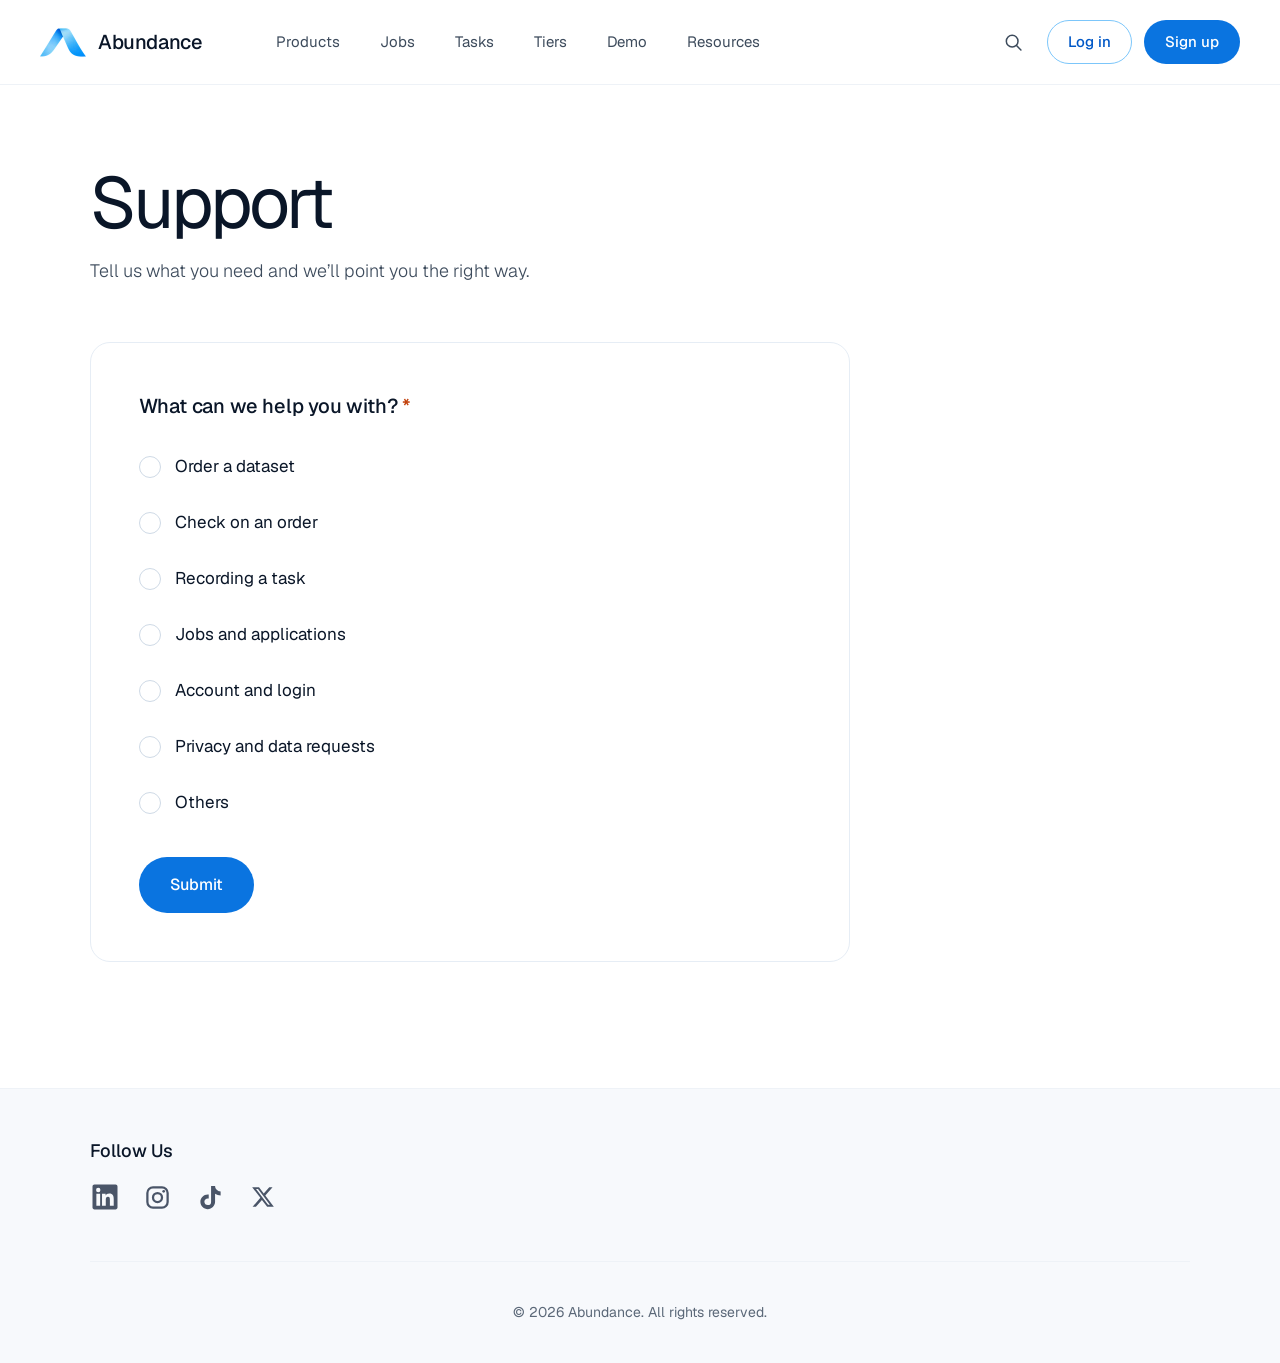
<file: support.html>
<!doctype html>
<html lang="en">
<head>
<meta charset="utf-8">
<meta name="viewport" content="width=device-width, initial-scale=1">
<title>Support - Abundance</title>
<meta name="description" content="Get help with datasets, orders, recording tasks, jobs, and your account.">
<meta property="og:title" content="Support - Abundance">
<meta property="og:image" content="https://abundancephysical.com/assets/logo.png">
<meta name="theme-color" content="#ffffff">
<link rel="icon" href="/favicon.ico" sizes="any">
<link rel="icon" type="image/png" sizes="48x48" href="/assets/favicon-48.png">
<link rel="icon" type="image/png" sizes="96x96" href="/assets/favicon-96.png">
<link rel="icon" type="image/png" sizes="192x192" href="/assets/favicon-192.png">
<link rel="apple-touch-icon" href="/assets/apple-touch-icon.png">
<link rel="preload" href="/fonts/geist.woff2" as="font" type="font/woff2" crossorigin>
<link rel="stylesheet" href="css/styles.css">
<link rel="stylesheet" href="css/support.css">
</head>
<body>
<a class="sr-only" href="#main">Skip to content</a>
<header class="site-header" id="site-header">
  <div class="header-inner">
    <a class="brand" href="index.html">
      <img src="assets/logo-92.webp" srcset="assets/logo-92.webp 2x, assets/logo-138.webp 3x" alt="" width="46" height="32">
      <span>Abundance</span>
    </a>
    <button class="navlink icon-btn menu-toggle" type="button" aria-expanded="false" aria-controls="main-nav" aria-label="Open menu"><svg width="22" height="22" viewBox="0 0 24 24" fill="none" stroke="currentColor" stroke-width="1.8" stroke-linecap="round" aria-hidden="true"><path d="M4 7h16"></path><path d="M4 12h16"></path><path d="M4 17h16"></path></svg></button>
    <nav class="main-nav" id="main-nav" aria-label="Main">
      <button class="navlink" type="button" id="products-btn" aria-expanded="false" aria-controls="products-menu">Products</button>
      <a class="navlink" href="jobs.html">Jobs</a>
      <a class="navlink" href="tasks.html">Tasks</a>
      <a class="navlink" href="coming-soon.html?page=Tiers">Tiers</a>
      <a class="navlink" href="demo.html">Demo</a>
      <button class="navlink" type="button" id="resources-btn" aria-expanded="false" aria-controls="resources-menu">Resources</button>
    </nav>
    <div class="mega" id="resources-menu">
      <div class="mega-panel">
        <div class="mega-main res-main">
        <div class="mega-group">
          <div class="mega-label">Company</div>
          <div class="res-list">
            <a class="product-link" href="coming-soon.html?page=About">
              <span class="pname">About</span>
            </a>
            <a class="product-link" href="coming-soon.html?page=Careers">
              <span class="pname">Careers</span>
            </a>
            <a class="product-link" href="coming-soon.html?page=Investments">
              <span class="pname">Investments</span>
            </a>
            <a class="product-link" href="coming-soon.html?page=Blog">
              <span class="pname">Blog</span>
            </a>
            <a class="product-link" href="coming-soon.html?page=Customer+stories">
              <span class="pname">Customer stories</span>
            </a>
            <a class="product-link" href="coming-soon.html?page=Press">
              <span class="pname">Press</span>
            </a>
          </div>
        </div>
        <div class="mega-group">
          <div class="mega-label">Support</div>
          <div class="res-list">
            <a class="product-link" href="support.html">
              <span class="pname">Get support</span>
            </a>
            <a class="product-link" href="coming-soon.html?page=Help+center">
              <span class="pname">Help center</span>
            </a>
            <a class="product-link" href="coming-soon.html?page=Contributor+FAQ">
              <span class="pname">Contributor FAQ</span>
            </a>
            <a class="product-link" href="coming-soon.html?page=Documentation">
              <span class="pname">Documentation</span>
            </a>
            <a class="product-link" href="coming-soon.html?page=Trust+and+safety">
              <span class="pname">Trust and safety</span>
            </a>
            <a class="product-link" href="coming-soon.html?page=System+status">
              <span class="pname">System status</span>
            </a>
          </div>
        </div>
        </div>
      </div>
    </div>
    <div class="mega" id="products-menu">
      <div class="mega-panel">
        <div class="mega-side">
          <div class="mega-label">Overview</div>
          <div class="mega-cats">
          <a href="coming-soon.html?page=Industrial+%26+Manufacturing">Industrial &amp; Manufacturing</a>
          <a href="coming-soon.html?page=Infrastructure">Infrastructure</a>
          <a href="coming-soon.html?page=Consumer">Consumer</a>
          <a href="coming-soon.html?page=Frontier">Frontier</a>
          </div>
        </div>
        <div class="mega-main">
        <div class="mega-group">
          <div class="mega-label">Industrial &amp; Manufacturing</div>
          <div class="mega-grid">
            <a class="product-link" href="coming-soon.html?page=Abundance+Factory">
              <span class="pname"><b>Abundance</b> Factory</span>
              <span class="pdesc">Solve labor shortage of production</span>
            </a>
            <a class="product-link" href="coming-soon.html?page=Abundance+3D+Printer">
              <span class="pname"><b>Abundance</b> 3D Printer</span>
              <span class="pdesc">Build the machines that build the machines</span>
            </a>
          </div>
        </div>
        <div class="mega-group">
          <div class="mega-label">Infrastructure</div>
          <div class="mega-grid">
            <a class="product-link" href="coming-soon.html?page=Abundance+Energy">
              <span class="pname"><b>Abundance</b> Energy</span>
              <span class="pdesc">Create sustainable energy infrastructure</span>
            </a>
            <a class="product-link" href="coming-soon.html?page=Abundance+Build">
              <span class="pname"><b>Abundance</b> Build</span>
              <span class="pdesc">Build homes and cities faster</span>
            </a>
            <a class="product-link" href="coming-soon.html?page=Abundance+Intelligence">
              <span class="pname"><b>Abundance</b> Intelligence</span>
              <span class="pdesc">Build and run AI infrastructure at scale</span>
            </a>
          </div>
        </div>
        <div class="mega-group">
          <div class="mega-label">Consumer</div>
          <div class="mega-grid">
            <a class="product-link" href="coming-soon.html?page=Abundance+Home">
              <span class="pname"><b>Abundance</b> Home</span>
              <span class="pdesc">Robot helpers for everyday chores</span>
            </a>
            <a class="product-link" href="coming-soon.html?page=Abundance+Food">
              <span class="pname"><b>Abundance</b> Food</span>
              <span class="pdesc">Produce food at scale</span>
            </a>
            <a class="product-link" href="coming-soon.html?page=Abundance+Sports">
              <span class="pname"><b>Abundance</b> Sports</span>
              <span class="pdesc">Teach robots the moves of elite athletes</span>
            </a>
          </div>
        </div>
        <div class="mega-group">
          <div class="mega-label">Frontier</div>
          <div class="mega-grid">
            <a class="product-link" href="coming-soon.html?page=Abundance+Research">
              <span class="pname"><b>Abundance</b> Research</span>
              <span class="pdesc">Run experiments that expand human knowledge</span>
            </a>
            <a class="product-link" href="coming-soon.html?page=Abundance+Medicine">
              <span class="pname"><b>Abundance</b> Medicine</span>
              <span class="pdesc">Bring expert care to everyone, everywhere</span>
            </a>
            <a class="product-link" href="coming-soon.html?page=Abundance+Beyond">
              <span class="pname"><b>Abundance</b> Beyond</span>
              <span class="pdesc">Make other planets livable</span>
            </a>
          </div>
        </div>
        </div>
      </div>
    </div>
    <div class="header-actions" id="header-actions">
      <button class="navlink icon-btn search-toggle" type="button" aria-label="Search"><svg width="20" height="20" viewBox="0 0 24 24" fill="none" stroke="currentColor" stroke-width="1.8" stroke-linecap="round" stroke-linejoin="round" aria-hidden="true"><circle cx="11" cy="11" r="7"></circle><path d="M21.5 21.5l-5.3-5.3"></path></svg></button>
      <form class="search" role="search" action="jobs.html" method="get">
        <svg width="18" height="18" viewBox="0 0 24 24" fill="none" stroke="currentColor" stroke-width="1.8" stroke-linecap="round" stroke-linejoin="round" aria-hidden="true"><circle cx="11" cy="11" r="7"></circle><path d="M21.5 21.5l-5.3-5.3"></path></svg>
        <label class="sr-only" for="site-search">Search</label>
        <input id="site-search" type="search" name="q" placeholder="Search jobs and products" autocomplete="off">
        <button class="close" type="button" aria-label="Close search"><svg width="14" height="14" viewBox="0 0 24 24" fill="none" stroke="currentColor" stroke-width="2" stroke-linecap="round" aria-hidden="true"><path d="M6 6l12 12"></path><path d="M18 6L6 18"></path></svg></button>
      </form>
      <a class="btn btn-outline" href="login.html">Log in</a>
      <a class="btn btn-primary" href="signup.html">Sign up</a>
    </div>
  </div>
</header>
<main id="main">
  <section class="sup-hero section">
    <div class="wrap">
      <h1>Support</h1>
      <p>Tell us what you need and we&rsquo;ll point you the right way.</p>
    </div>
  </section>
  <section class="sup section">
    <div class="wrap">
      <div class="sup-card">
        <form id="sup-form" novalidate>
          <fieldset>
            <legend>What can we help you with? <span class="req" aria-hidden="true">*</span></legend>
            <div class="sopts">
            <label class="sopt"><input type="radio" name="topic" value="sales"><span>Order a dataset</span></label>
            <label class="sopt"><input type="radio" name="topic" value="order"><span>Check on an order</span></label>
            <label class="sopt"><input type="radio" name="topic" value="record"><span>Recording a task</span></label>
            <label class="sopt"><input type="radio" name="topic" value="jobs"><span>Jobs and applications</span></label>
            <label class="sopt"><input type="radio" name="topic" value="account"><span>Account and login</span></label>
            <label class="sopt"><input type="radio" name="topic" value="privacy"><span>Privacy and data requests</span></label>
            <label class="sopt"><input type="radio" name="topic" value="other"><span>Others</span></label>
            <div class="sother" id="sup-other-wrap" hidden>
              <label class="sr-only" for="sup-other">Tell us what you need</label>
              <textarea id="sup-other" class="sother-in" rows="3" maxlength="1000" placeholder="Tell us what you need"></textarea>
            </div>
            </div>
          </fieldset>
          <p class="sup-err" id="sup-err" role="alert" hidden>Choose one to continue.</p>
          <button class="btn btn-primary btn-lg" type="submit">Submit</button>
        </form>
        <form class="sup-answer" id="sup-details" tabindex="-1" novalidate hidden>
          <div class="sup-answer-label" id="sup-topic"></div>
          <h2>Your details</h2>
          <p>Tell us how to reach you and we&rsquo;ll get back to you.</p>
          <div class="sup-fields">
            <label class="sup-field"><span>Name</span><input type="text" id="sup-name" name="name" autocomplete="name" maxlength="100" required></label>
            <label class="sup-field"><span>Business email</span><input type="email" id="sup-email" name="email" autocomplete="email" maxlength="200" required></label>
            <label class="sup-field sup-wide"><span>Company <small>(optional)</small></span><input type="text" id="sup-company" name="company" autocomplete="organization" maxlength="120"></label>
            <label class="sup-field sup-wide"><span>Message <small>(optional)</small></span><textarea id="sup-msg" name="message" rows="4" maxlength="2000"></textarea></label>
          </div>
          <p class="sup-err" id="sup-derr" role="alert" hidden></p>
          <div class="sup-actions">
            <button class="btn btn-primary btn-lg" type="submit">Send</button>
          </div>
          <button class="sup-back" type="button" id="sup-back">Choose a different topic</button>
        </form>
        <div class="sup-answer sup-sent" id="sup-sent" tabindex="-1" hidden>
          <svg width="44" height="44" viewBox="0 0 24 24" fill="none" stroke="#0058C7" stroke-width="1.8" stroke-linecap="round" stroke-linejoin="round" aria-hidden="true"><circle cx="12" cy="12" r="10"></circle><path d="M8 12.5l2.6 2.6L16 9.5"></path></svg>
          <h2 id="sup-sent-title">Thanks, we got it</h2>
          <p id="sup-sent-text"></p>
          <div class="sup-actions"><a class="btn btn-outline btn-lg" href="index.html">Back to home</a></div>
        </div>
      </div>
    </div>
  </section>
</main>

<footer class="site-footer section" id="contact">
  <div class="wrap">
    <div class="footer-top">
      <div class="footer-col">
        <div class="h">Follow Us</div>
        <div class="footer-social">
          <a href="https://www.linkedin.com/company/abundancephysical/" target="_blank" rel="noopener" aria-label="Abundance on LinkedIn"><svg width="30" height="30" viewBox="0 0 24 24" fill="currentColor" aria-hidden="true"><path d="M20.45 2H3.55C2.7 2 2 2.7 2 3.55v16.9C2 21.3 2.7 22 3.55 22h16.9c.85 0 1.55-.7 1.55-1.55V3.55C22 2.7 21.3 2 20.45 2zM8.1 18.9H5.1V9.4h3v9.5zM6.6 8.1a1.74 1.74 0 1 1 0-3.48 1.74 1.74 0 0 1 0 3.48zm12.3 10.8h-3v-4.6c0-1.1 0-2.5-1.52-2.5-1.52 0-1.76 1.19-1.76 2.42v4.68h-3V9.4h2.88v1.3h.04c.4-.76 1.38-1.56 2.84-1.56 3.04 0 3.6 2 3.6 4.6v5.16z"></path></svg></a>
          <a href="https://www.instagram.com/abundancephysical" target="_blank" rel="noopener" aria-label="Abundance on Instagram"><svg width="27" height="27" viewBox="0 0 24 24" fill="none" stroke="currentColor" stroke-width="2" aria-hidden="true"><rect x="3" y="3" width="18" height="18" rx="5"></rect><circle cx="12" cy="12" r="4"></circle><circle cx="17.5" cy="6.5" r="1.2" fill="currentColor" stroke="none"></circle></svg></a>
          <a href="https://www.tiktok.com/@abundancephysical" target="_blank" rel="noopener" aria-label="Abundance on TikTok"><svg width="31" height="31" viewBox="0 0 24 24" fill="currentColor" aria-hidden="true"><path d="M16.6 5.82A4.28 4.28 0 0 1 15.54 3h-3.09v12.4a2.59 2.59 0 0 1-2.59 2.5c-1.42 0-2.6-1.16-2.6-2.6 0-1.72 1.66-3.01 3.37-2.48V9.66c-3.45-.46-6.47 2.22-6.47 5.64 0 3.33 2.76 5.7 5.69 5.7 3.14 0 5.69-2.55 5.69-5.7V9.01a7.35 7.35 0 0 0 4.3 1.38V7.3s-1.88.09-3.24-1.48z"></path></svg></a>
          <a href="coming-soon.html?page=X" aria-label="Abundance on X"><svg width="26" height="26" viewBox="0 0 24 24" fill="currentColor" aria-hidden="true"><path d="M17.75 3h3.07l-6.7 7.66L22 21h-6.17l-4.83-6.32L5.47 21H2.4l7.17-8.2L2 3h6.33l4.36 5.77L17.75 3zm-1.08 16.17h1.7L7.4 4.73H5.57l11.1 14.44z"></path></svg></a>
        </div>
      </div>
    </div>
    <div class="footer-bottom">© <span data-year>2026</span> Abundance. All rights reserved.</div>
  </div>
</footer>
<script src="js/site.js" defer></script>
<script src="js/forms.js" defer></script>
<script src="js/support.js" defer></script>
</body>
</html>
</file>
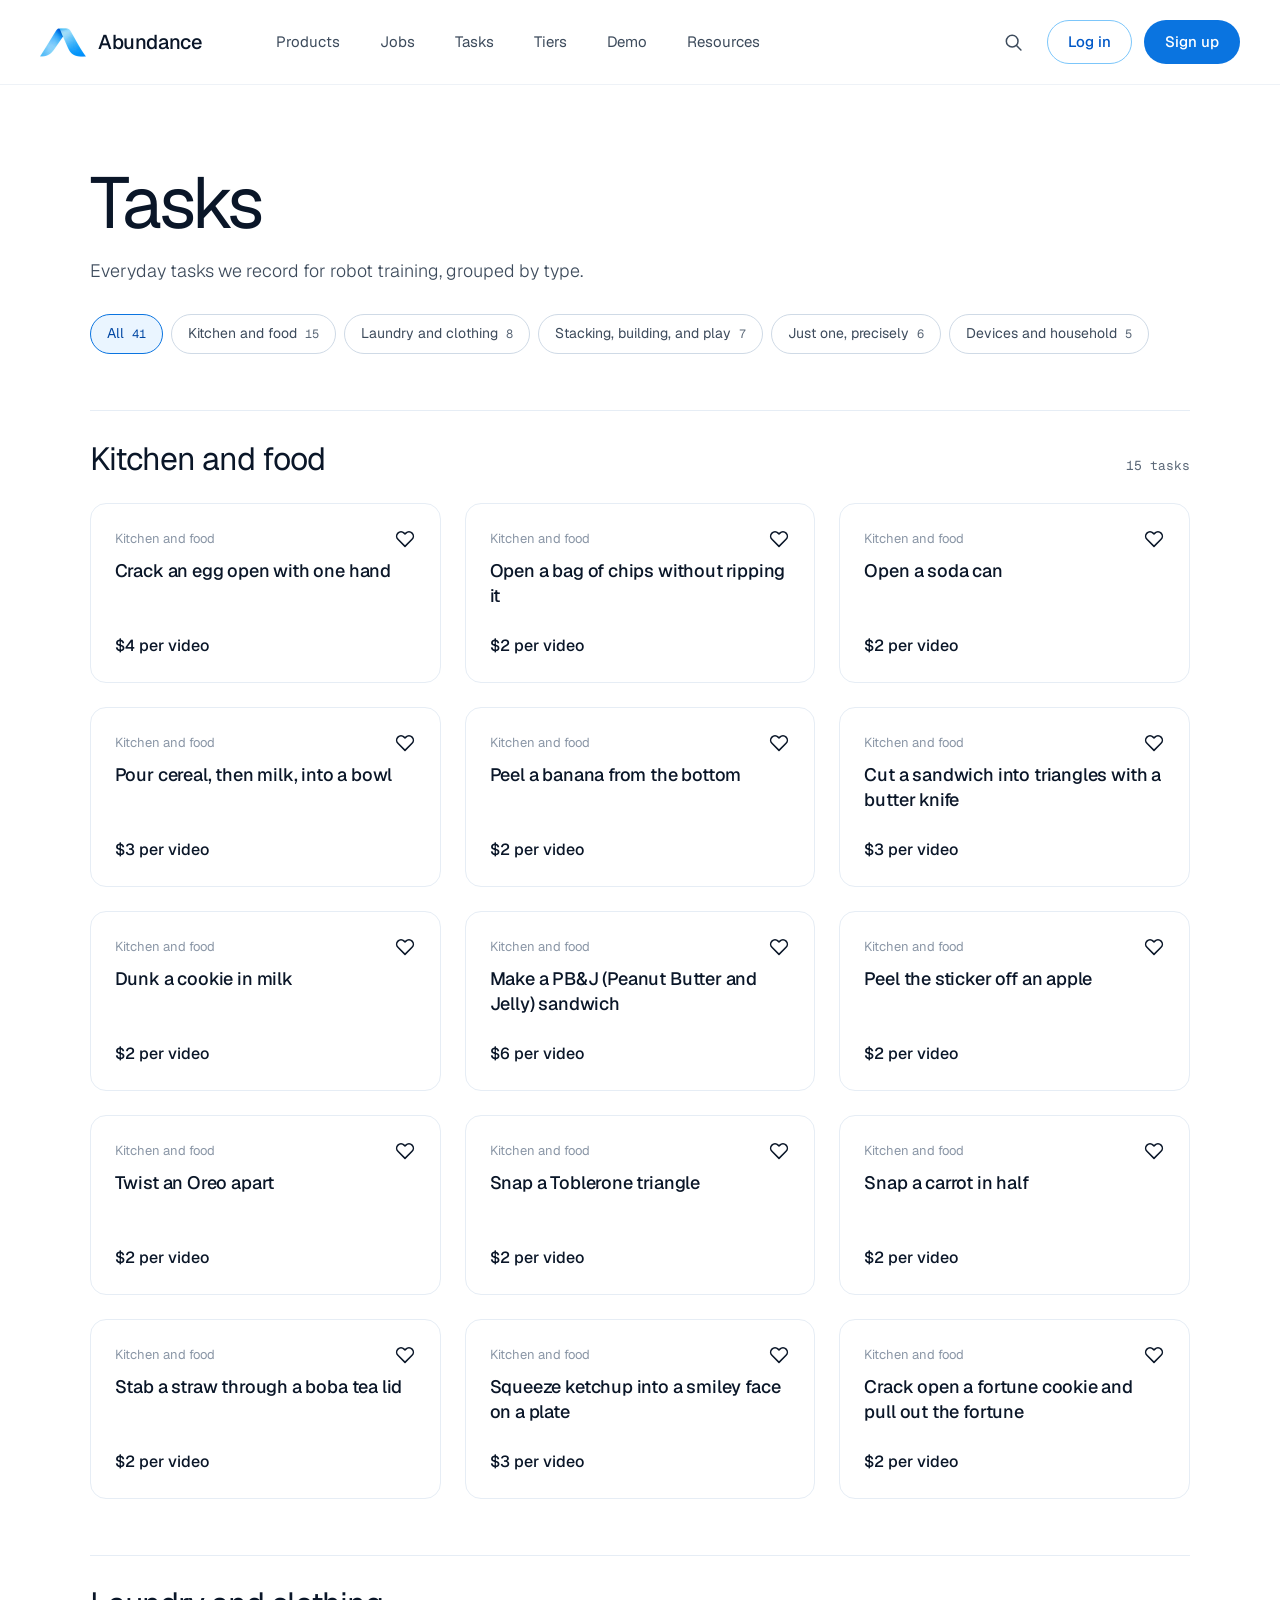
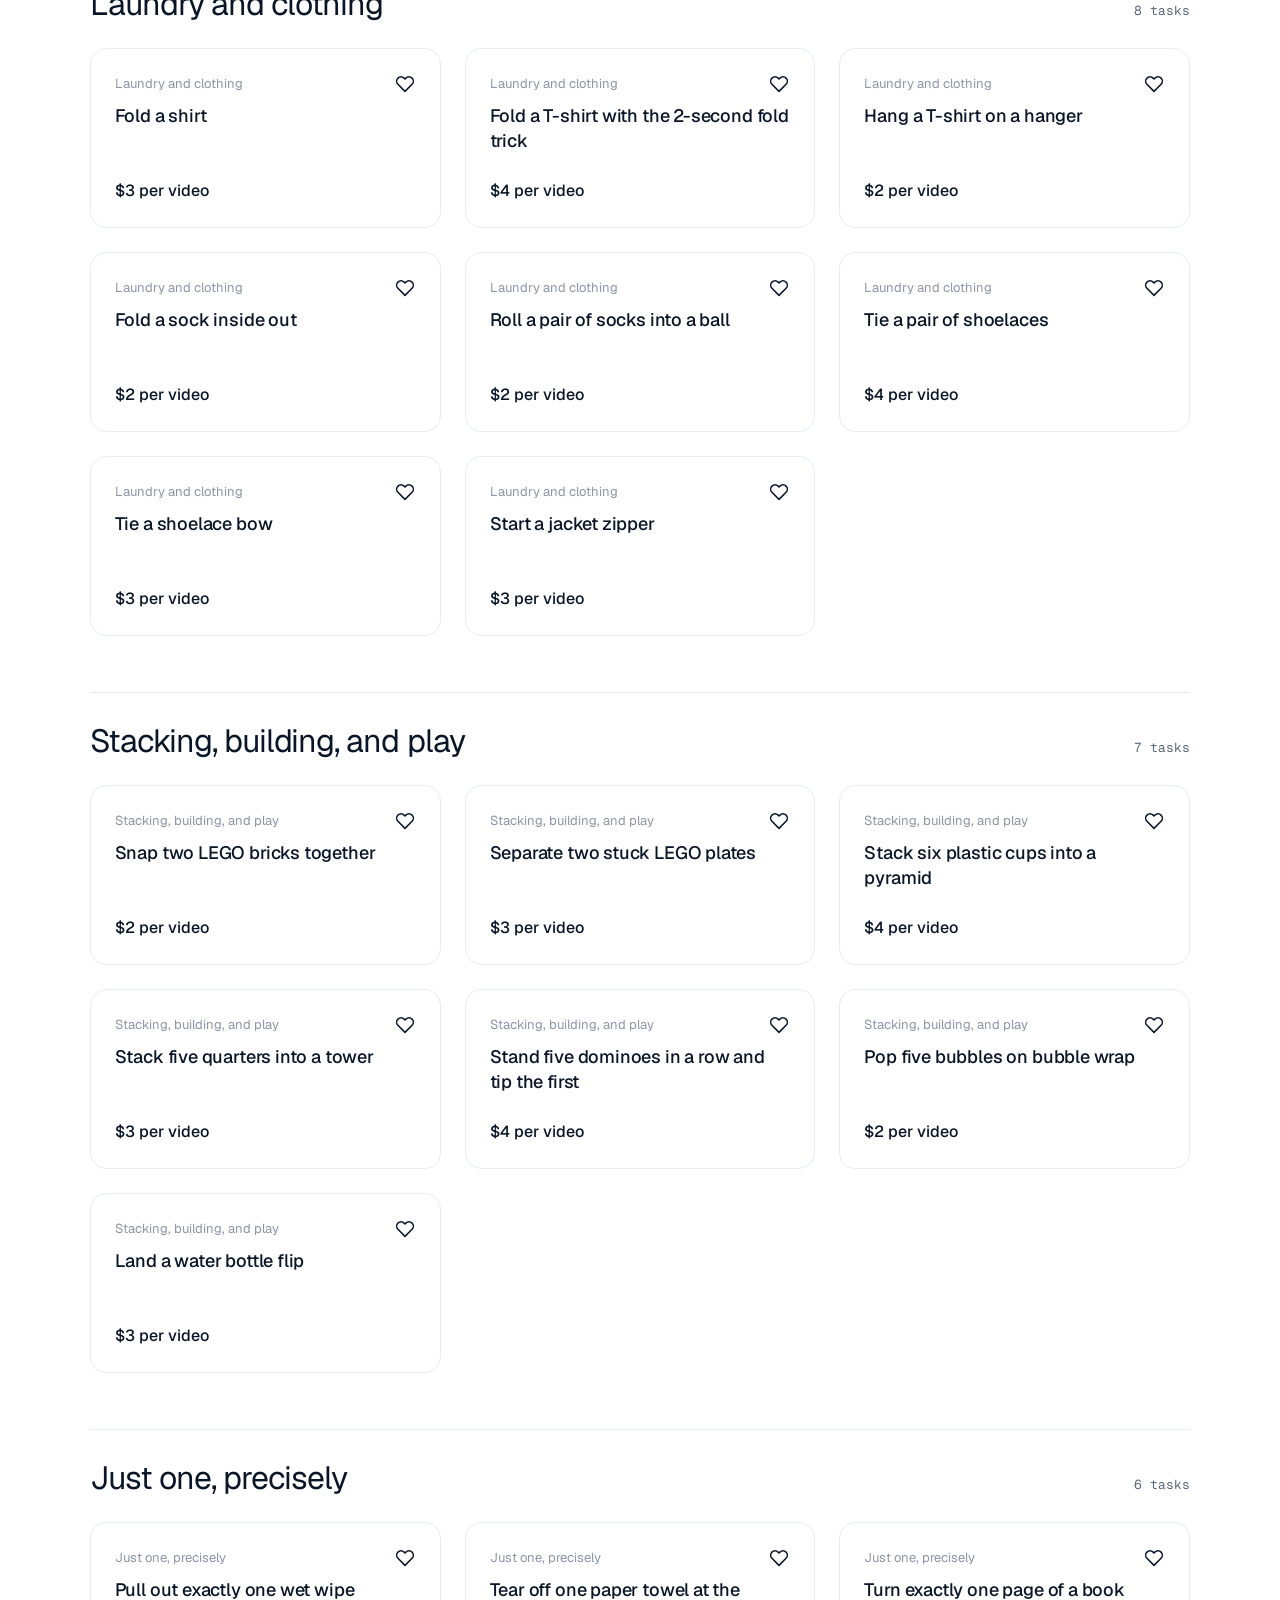
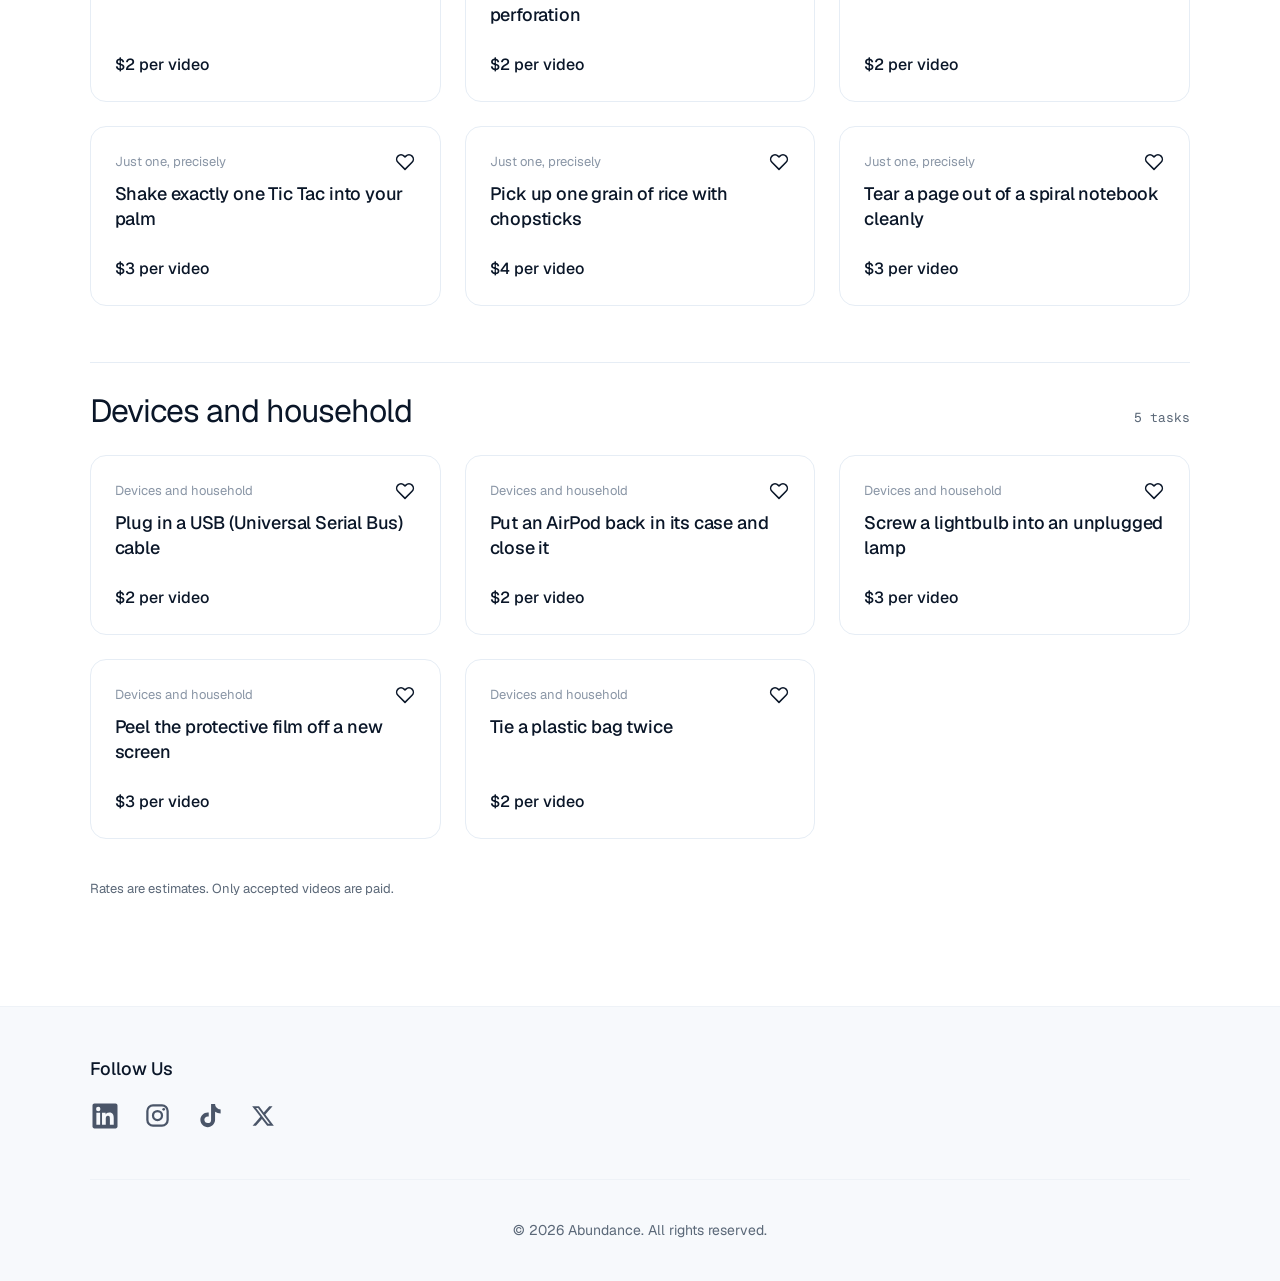
<file: tasks.html>
<!doctype html>
<html lang="en">
<head>
<meta charset="utf-8">
<meta name="viewport" content="width=device-width, initial-scale=1">
<title>Tasks - Abundance</title>
<meta name="description" content="Everyday tasks we record for robot training, grouped by type.">
<meta property="og:title" content="Tasks - Abundance">
<meta property="og:image" content="https://abundancephysical.com/assets/logo.png">
<meta name="theme-color" content="#ffffff">
<link rel="icon" href="/favicon.ico" sizes="any">
<link rel="icon" type="image/png" sizes="48x48" href="/assets/favicon-48.png">
<link rel="icon" type="image/png" sizes="96x96" href="/assets/favicon-96.png">
<link rel="icon" type="image/png" sizes="192x192" href="/assets/favicon-192.png">
<link rel="apple-touch-icon" href="/assets/apple-touch-icon.png">
<link rel="preload" href="/fonts/geist.woff2" as="font" type="font/woff2" crossorigin>
<link rel="stylesheet" href="css/styles.css">
<link rel="stylesheet" href="css/tasks.css">
</head>
<body>
<a class="sr-only" href="#main">Skip to content</a>
<header class="site-header" id="site-header">
  <div class="header-inner">
    <a class="brand" href="index.html">
      <img src="assets/logo-92.webp" srcset="assets/logo-92.webp 2x, assets/logo-138.webp 3x" alt="" width="46" height="32">
      <span>Abundance</span>
    </a>
    <button class="navlink icon-btn menu-toggle" type="button" aria-expanded="false" aria-controls="main-nav" aria-label="Open menu"><svg width="22" height="22" viewBox="0 0 24 24" fill="none" stroke="currentColor" stroke-width="1.8" stroke-linecap="round" aria-hidden="true"><path d="M4 7h16"></path><path d="M4 12h16"></path><path d="M4 17h16"></path></svg></button>
    <nav class="main-nav" id="main-nav" aria-label="Main">
      <button class="navlink" type="button" id="products-btn" aria-expanded="false" aria-controls="products-menu">Products</button>
      <a class="navlink" href="jobs.html">Jobs</a>
      <a class="navlink" href="tasks.html">Tasks</a>
      <a class="navlink" href="coming-soon.html?page=Tiers">Tiers</a>
      <a class="navlink" href="demo.html">Demo</a>
      <button class="navlink" type="button" id="resources-btn" aria-expanded="false" aria-controls="resources-menu">Resources</button>
    </nav>
    <div class="mega" id="resources-menu">
      <div class="mega-panel">
        <div class="mega-main res-main">
        <div class="mega-group">
          <div class="mega-label">Company</div>
          <div class="res-list">
            <a class="product-link" href="coming-soon.html?page=About">
              <span class="pname">About</span>
            </a>
            <a class="product-link" href="coming-soon.html?page=Careers">
              <span class="pname">Careers</span>
            </a>
            <a class="product-link" href="coming-soon.html?page=Investments">
              <span class="pname">Investments</span>
            </a>
            <a class="product-link" href="coming-soon.html?page=Blog">
              <span class="pname">Blog</span>
            </a>
            <a class="product-link" href="coming-soon.html?page=Customer+stories">
              <span class="pname">Customer stories</span>
            </a>
            <a class="product-link" href="coming-soon.html?page=Press">
              <span class="pname">Press</span>
            </a>
          </div>
        </div>
        <div class="mega-group">
          <div class="mega-label">Support</div>
          <div class="res-list">
            <a class="product-link" href="support.html">
              <span class="pname">Get support</span>
            </a>
            <a class="product-link" href="coming-soon.html?page=Help+center">
              <span class="pname">Help center</span>
            </a>
            <a class="product-link" href="coming-soon.html?page=Contributor+FAQ">
              <span class="pname">Contributor FAQ</span>
            </a>
            <a class="product-link" href="coming-soon.html?page=Documentation">
              <span class="pname">Documentation</span>
            </a>
            <a class="product-link" href="coming-soon.html?page=Trust+and+safety">
              <span class="pname">Trust and safety</span>
            </a>
            <a class="product-link" href="coming-soon.html?page=System+status">
              <span class="pname">System status</span>
            </a>
          </div>
        </div>
        </div>
      </div>
    </div>
    <div class="mega" id="products-menu">
      <div class="mega-panel">
        <div class="mega-side">
          <div class="mega-label">Overview</div>
          <div class="mega-cats">
          <a href="coming-soon.html?page=Industrial+%26+Manufacturing">Industrial &amp; Manufacturing</a>
          <a href="coming-soon.html?page=Infrastructure">Infrastructure</a>
          <a href="coming-soon.html?page=Consumer">Consumer</a>
          <a href="coming-soon.html?page=Frontier">Frontier</a>
          </div>
        </div>
        <div class="mega-main">
        <div class="mega-group">
          <div class="mega-label">Industrial &amp; Manufacturing</div>
          <div class="mega-grid">
            <a class="product-link" href="coming-soon.html?page=Abundance+Factory">
              <span class="pname"><b>Abundance</b> Factory</span>
              <span class="pdesc">Solve labor shortage of production</span>
            </a>
            <a class="product-link" href="coming-soon.html?page=Abundance+3D+Printer">
              <span class="pname"><b>Abundance</b> 3D Printer</span>
              <span class="pdesc">Build the machines that build the machines</span>
            </a>
          </div>
        </div>
        <div class="mega-group">
          <div class="mega-label">Infrastructure</div>
          <div class="mega-grid">
            <a class="product-link" href="coming-soon.html?page=Abundance+Energy">
              <span class="pname"><b>Abundance</b> Energy</span>
              <span class="pdesc">Create sustainable energy infrastructure</span>
            </a>
            <a class="product-link" href="coming-soon.html?page=Abundance+Build">
              <span class="pname"><b>Abundance</b> Build</span>
              <span class="pdesc">Build homes and cities faster</span>
            </a>
            <a class="product-link" href="coming-soon.html?page=Abundance+Intelligence">
              <span class="pname"><b>Abundance</b> Intelligence</span>
              <span class="pdesc">Build and run AI infrastructure at scale</span>
            </a>
          </div>
        </div>
        <div class="mega-group">
          <div class="mega-label">Consumer</div>
          <div class="mega-grid">
            <a class="product-link" href="coming-soon.html?page=Abundance+Home">
              <span class="pname"><b>Abundance</b> Home</span>
              <span class="pdesc">Robot helpers for everyday chores</span>
            </a>
            <a class="product-link" href="coming-soon.html?page=Abundance+Food">
              <span class="pname"><b>Abundance</b> Food</span>
              <span class="pdesc">Produce food at scale</span>
            </a>
            <a class="product-link" href="coming-soon.html?page=Abundance+Sports">
              <span class="pname"><b>Abundance</b> Sports</span>
              <span class="pdesc">Teach robots the moves of elite athletes</span>
            </a>
          </div>
        </div>
        <div class="mega-group">
          <div class="mega-label">Frontier</div>
          <div class="mega-grid">
            <a class="product-link" href="coming-soon.html?page=Abundance+Research">
              <span class="pname"><b>Abundance</b> Research</span>
              <span class="pdesc">Run experiments that expand human knowledge</span>
            </a>
            <a class="product-link" href="coming-soon.html?page=Abundance+Medicine">
              <span class="pname"><b>Abundance</b> Medicine</span>
              <span class="pdesc">Bring expert care to everyone, everywhere</span>
            </a>
            <a class="product-link" href="coming-soon.html?page=Abundance+Beyond">
              <span class="pname"><b>Abundance</b> Beyond</span>
              <span class="pdesc">Make other planets livable</span>
            </a>
          </div>
        </div>
        </div>
      </div>
    </div>
    <div class="header-actions" id="header-actions">
      <button class="navlink icon-btn search-toggle" type="button" aria-label="Search"><svg width="20" height="20" viewBox="0 0 24 24" fill="none" stroke="currentColor" stroke-width="1.8" stroke-linecap="round" stroke-linejoin="round" aria-hidden="true"><circle cx="11" cy="11" r="7"></circle><path d="M21.5 21.5l-5.3-5.3"></path></svg></button>
      <form class="search" role="search" action="jobs.html" method="get">
        <svg width="18" height="18" viewBox="0 0 24 24" fill="none" stroke="currentColor" stroke-width="1.8" stroke-linecap="round" stroke-linejoin="round" aria-hidden="true"><circle cx="11" cy="11" r="7"></circle><path d="M21.5 21.5l-5.3-5.3"></path></svg>
        <label class="sr-only" for="site-search">Search</label>
        <input id="site-search" type="search" name="q" placeholder="Search jobs and products" autocomplete="off">
        <button class="close" type="button" aria-label="Close search"><svg width="14" height="14" viewBox="0 0 24 24" fill="none" stroke="currentColor" stroke-width="2" stroke-linecap="round" aria-hidden="true"><path d="M6 6l12 12"></path><path d="M18 6L6 18"></path></svg></button>
      </form>
      <a class="btn btn-outline" href="login.html">Log in</a>
      <a class="btn btn-primary" href="signup.html">Sign up</a>
    </div>
  </div>
</header>
<main id="main">
  <section class="tasks-hero section">
    <div class="wrap">
      <h1>Tasks</h1>
      <p>Everyday tasks we record for robot training, grouped by type.</p>
    </div>
  </section>
  <section class="tasks section" aria-label="Task list">
    <div class="wrap">
      <div class="tfilter" role="group" aria-label="Filter by category">
        <button class="tchip" type="button" data-cat="all" aria-pressed="true">All <span class="n">41</span></button>
        <button class="tchip" type="button" data-cat="kitchen" aria-pressed="false">Kitchen and food <span class="n">15</span></button>
        <button class="tchip" type="button" data-cat="clothing" aria-pressed="false">Laundry and clothing <span class="n">8</span></button>
        <button class="tchip" type="button" data-cat="play" aria-pressed="false">Stacking, building, and play <span class="n">7</span></button>
        <button class="tchip" type="button" data-cat="precision" aria-pressed="false">Just one, precisely <span class="n">6</span></button>
        <button class="tchip" type="button" data-cat="devices" aria-pressed="false">Devices and household <span class="n">5</span></button>
      </div>
      <section class="tgroup" data-cat="kitchen" aria-labelledby="tg-kitchen">
        <div class="tgroup-head"><h2 id="tg-kitchen">Kitchen and food</h2><span class="tcount">15 tasks</span></div>
        <ul class="tgrid">
          <li><article class="tcard"><a class="tcover" href="waitlist.html?type=task&amp;item=Crack%20an%20egg%20open%20with%20one%20hand" aria-label="Join the waitlist: Crack an egg open with one hand"></a><span class="ttop"><span class="tcat">Kitchen and food</span><button class="tsave" type="button" aria-pressed="false" aria-label="Save Crack an egg open with one hand" data-task="Crack an egg open with one hand"><svg width="22" height="22" viewBox="0 0 24 24" fill="none" stroke="currentColor" stroke-width="1.7" stroke-linejoin="round" aria-hidden="true"><path d="M12 20L4.3 12.3a4.75 4.75 0 0 1 6.72-6.72L12 6.56l.98-.98a4.75 4.75 0 0 1 6.72 6.72z"></path></svg></button></span><span class="tname">Crack an egg open with one hand</span><span class="tbottom"><span class="trate">$4 per video</span><span class="tgo">Waitlist <svg width="14" height="14" viewBox="0 0 24 24" fill="none" stroke="currentColor" stroke-width="2" stroke-linecap="round" stroke-linejoin="round" aria-hidden="true"><path d="M7 17L17 7"></path><path d="M8 7h9v9"></path></svg></span></span></article></li>
          <li><article class="tcard"><a class="tcover" href="waitlist.html?type=task&amp;item=Open%20a%20bag%20of%20chips%20without%20ripping%20it" aria-label="Join the waitlist: Open a bag of chips without ripping it"></a><span class="ttop"><span class="tcat">Kitchen and food</span><button class="tsave" type="button" aria-pressed="false" aria-label="Save Open a bag of chips without ripping it" data-task="Open a bag of chips without ripping it"><svg width="22" height="22" viewBox="0 0 24 24" fill="none" stroke="currentColor" stroke-width="1.7" stroke-linejoin="round" aria-hidden="true"><path d="M12 20L4.3 12.3a4.75 4.75 0 0 1 6.72-6.72L12 6.56l.98-.98a4.75 4.75 0 0 1 6.72 6.72z"></path></svg></button></span><span class="tname">Open a bag of chips without ripping it</span><span class="tbottom"><span class="trate">$2 per video</span><span class="tgo">Waitlist <svg width="14" height="14" viewBox="0 0 24 24" fill="none" stroke="currentColor" stroke-width="2" stroke-linecap="round" stroke-linejoin="round" aria-hidden="true"><path d="M7 17L17 7"></path><path d="M8 7h9v9"></path></svg></span></span></article></li>
          <li><article class="tcard"><a class="tcover" href="waitlist.html?type=task&amp;item=Open%20a%20soda%20can" aria-label="Join the waitlist: Open a soda can"></a><span class="ttop"><span class="tcat">Kitchen and food</span><button class="tsave" type="button" aria-pressed="false" aria-label="Save Open a soda can" data-task="Open a soda can"><svg width="22" height="22" viewBox="0 0 24 24" fill="none" stroke="currentColor" stroke-width="1.7" stroke-linejoin="round" aria-hidden="true"><path d="M12 20L4.3 12.3a4.75 4.75 0 0 1 6.72-6.72L12 6.56l.98-.98a4.75 4.75 0 0 1 6.72 6.72z"></path></svg></button></span><span class="tname">Open a soda can</span><span class="tbottom"><span class="trate">$2 per video</span><span class="tgo">Waitlist <svg width="14" height="14" viewBox="0 0 24 24" fill="none" stroke="currentColor" stroke-width="2" stroke-linecap="round" stroke-linejoin="round" aria-hidden="true"><path d="M7 17L17 7"></path><path d="M8 7h9v9"></path></svg></span></span></article></li>
          <li><article class="tcard"><a class="tcover" href="waitlist.html?type=task&amp;item=Pour%20cereal%2C%20then%20milk%2C%20into%20a%20bowl" aria-label="Join the waitlist: Pour cereal, then milk, into a bowl"></a><span class="ttop"><span class="tcat">Kitchen and food</span><button class="tsave" type="button" aria-pressed="false" aria-label="Save Pour cereal, then milk, into a bowl" data-task="Pour cereal, then milk, into a bowl"><svg width="22" height="22" viewBox="0 0 24 24" fill="none" stroke="currentColor" stroke-width="1.7" stroke-linejoin="round" aria-hidden="true"><path d="M12 20L4.3 12.3a4.75 4.75 0 0 1 6.72-6.72L12 6.56l.98-.98a4.75 4.75 0 0 1 6.72 6.72z"></path></svg></button></span><span class="tname">Pour cereal, then milk, into a bowl</span><span class="tbottom"><span class="trate">$3 per video</span><span class="tgo">Waitlist <svg width="14" height="14" viewBox="0 0 24 24" fill="none" stroke="currentColor" stroke-width="2" stroke-linecap="round" stroke-linejoin="round" aria-hidden="true"><path d="M7 17L17 7"></path><path d="M8 7h9v9"></path></svg></span></span></article></li>
          <li><article class="tcard"><a class="tcover" href="waitlist.html?type=task&amp;item=Peel%20a%20banana%20from%20the%20bottom" aria-label="Join the waitlist: Peel a banana from the bottom"></a><span class="ttop"><span class="tcat">Kitchen and food</span><button class="tsave" type="button" aria-pressed="false" aria-label="Save Peel a banana from the bottom" data-task="Peel a banana from the bottom"><svg width="22" height="22" viewBox="0 0 24 24" fill="none" stroke="currentColor" stroke-width="1.7" stroke-linejoin="round" aria-hidden="true"><path d="M12 20L4.3 12.3a4.75 4.75 0 0 1 6.72-6.72L12 6.56l.98-.98a4.75 4.75 0 0 1 6.72 6.72z"></path></svg></button></span><span class="tname">Peel a banana from the bottom</span><span class="tbottom"><span class="trate">$2 per video</span><span class="tgo">Waitlist <svg width="14" height="14" viewBox="0 0 24 24" fill="none" stroke="currentColor" stroke-width="2" stroke-linecap="round" stroke-linejoin="round" aria-hidden="true"><path d="M7 17L17 7"></path><path d="M8 7h9v9"></path></svg></span></span></article></li>
          <li><article class="tcard"><a class="tcover" href="waitlist.html?type=task&amp;item=Cut%20a%20sandwich%20into%20triangles%20with%20a%20butter%20knife" aria-label="Join the waitlist: Cut a sandwich into triangles with a butter knife"></a><span class="ttop"><span class="tcat">Kitchen and food</span><button class="tsave" type="button" aria-pressed="false" aria-label="Save Cut a sandwich into triangles with a butter knife" data-task="Cut a sandwich into triangles with a butter knife"><svg width="22" height="22" viewBox="0 0 24 24" fill="none" stroke="currentColor" stroke-width="1.7" stroke-linejoin="round" aria-hidden="true"><path d="M12 20L4.3 12.3a4.75 4.75 0 0 1 6.72-6.72L12 6.56l.98-.98a4.75 4.75 0 0 1 6.72 6.72z"></path></svg></button></span><span class="tname">Cut a sandwich into triangles with a butter knife</span><span class="tbottom"><span class="trate">$3 per video</span><span class="tgo">Waitlist <svg width="14" height="14" viewBox="0 0 24 24" fill="none" stroke="currentColor" stroke-width="2" stroke-linecap="round" stroke-linejoin="round" aria-hidden="true"><path d="M7 17L17 7"></path><path d="M8 7h9v9"></path></svg></span></span></article></li>
          <li><article class="tcard"><a class="tcover" href="waitlist.html?type=task&amp;item=Dunk%20a%20cookie%20in%20milk" aria-label="Join the waitlist: Dunk a cookie in milk"></a><span class="ttop"><span class="tcat">Kitchen and food</span><button class="tsave" type="button" aria-pressed="false" aria-label="Save Dunk a cookie in milk" data-task="Dunk a cookie in milk"><svg width="22" height="22" viewBox="0 0 24 24" fill="none" stroke="currentColor" stroke-width="1.7" stroke-linejoin="round" aria-hidden="true"><path d="M12 20L4.3 12.3a4.75 4.75 0 0 1 6.72-6.72L12 6.56l.98-.98a4.75 4.75 0 0 1 6.72 6.72z"></path></svg></button></span><span class="tname">Dunk a cookie in milk</span><span class="tbottom"><span class="trate">$2 per video</span><span class="tgo">Waitlist <svg width="14" height="14" viewBox="0 0 24 24" fill="none" stroke="currentColor" stroke-width="2" stroke-linecap="round" stroke-linejoin="round" aria-hidden="true"><path d="M7 17L17 7"></path><path d="M8 7h9v9"></path></svg></span></span></article></li>
          <li><article class="tcard"><a class="tcover" href="waitlist.html?type=task&amp;item=Make%20a%20PB%26J%20%28Peanut%20Butter%20and%20Jelly%29%20sandwich" aria-label="Join the waitlist: Make a PB&amp;J (Peanut Butter and Jelly) sandwich"></a><span class="ttop"><span class="tcat">Kitchen and food</span><button class="tsave" type="button" aria-pressed="false" aria-label="Save Make a PB&amp;J (Peanut Butter and Jelly) sandwich" data-task="Make a PB&amp;J (Peanut Butter and Jelly) sandwich"><svg width="22" height="22" viewBox="0 0 24 24" fill="none" stroke="currentColor" stroke-width="1.7" stroke-linejoin="round" aria-hidden="true"><path d="M12 20L4.3 12.3a4.75 4.75 0 0 1 6.72-6.72L12 6.56l.98-.98a4.75 4.75 0 0 1 6.72 6.72z"></path></svg></button></span><span class="tname">Make a PB&amp;J (Peanut Butter and Jelly) sandwich</span><span class="tbottom"><span class="trate">$6 per video</span><span class="tgo">Waitlist <svg width="14" height="14" viewBox="0 0 24 24" fill="none" stroke="currentColor" stroke-width="2" stroke-linecap="round" stroke-linejoin="round" aria-hidden="true"><path d="M7 17L17 7"></path><path d="M8 7h9v9"></path></svg></span></span></article></li>
          <li><article class="tcard"><a class="tcover" href="waitlist.html?type=task&amp;item=Peel%20the%20sticker%20off%20an%20apple" aria-label="Join the waitlist: Peel the sticker off an apple"></a><span class="ttop"><span class="tcat">Kitchen and food</span><button class="tsave" type="button" aria-pressed="false" aria-label="Save Peel the sticker off an apple" data-task="Peel the sticker off an apple"><svg width="22" height="22" viewBox="0 0 24 24" fill="none" stroke="currentColor" stroke-width="1.7" stroke-linejoin="round" aria-hidden="true"><path d="M12 20L4.3 12.3a4.75 4.75 0 0 1 6.72-6.72L12 6.56l.98-.98a4.75 4.75 0 0 1 6.72 6.72z"></path></svg></button></span><span class="tname">Peel the sticker off an apple</span><span class="tbottom"><span class="trate">$2 per video</span><span class="tgo">Waitlist <svg width="14" height="14" viewBox="0 0 24 24" fill="none" stroke="currentColor" stroke-width="2" stroke-linecap="round" stroke-linejoin="round" aria-hidden="true"><path d="M7 17L17 7"></path><path d="M8 7h9v9"></path></svg></span></span></article></li>
          <li><article class="tcard"><a class="tcover" href="waitlist.html?type=task&amp;item=Twist%20an%20Oreo%20apart" aria-label="Join the waitlist: Twist an Oreo apart"></a><span class="ttop"><span class="tcat">Kitchen and food</span><button class="tsave" type="button" aria-pressed="false" aria-label="Save Twist an Oreo apart" data-task="Twist an Oreo apart"><svg width="22" height="22" viewBox="0 0 24 24" fill="none" stroke="currentColor" stroke-width="1.7" stroke-linejoin="round" aria-hidden="true"><path d="M12 20L4.3 12.3a4.75 4.75 0 0 1 6.72-6.72L12 6.56l.98-.98a4.75 4.75 0 0 1 6.72 6.72z"></path></svg></button></span><span class="tname">Twist an Oreo apart</span><span class="tbottom"><span class="trate">$2 per video</span><span class="tgo">Waitlist <svg width="14" height="14" viewBox="0 0 24 24" fill="none" stroke="currentColor" stroke-width="2" stroke-linecap="round" stroke-linejoin="round" aria-hidden="true"><path d="M7 17L17 7"></path><path d="M8 7h9v9"></path></svg></span></span></article></li>
          <li><article class="tcard"><a class="tcover" href="waitlist.html?type=task&amp;item=Snap%20a%20Toblerone%20triangle" aria-label="Join the waitlist: Snap a Toblerone triangle"></a><span class="ttop"><span class="tcat">Kitchen and food</span><button class="tsave" type="button" aria-pressed="false" aria-label="Save Snap a Toblerone triangle" data-task="Snap a Toblerone triangle"><svg width="22" height="22" viewBox="0 0 24 24" fill="none" stroke="currentColor" stroke-width="1.7" stroke-linejoin="round" aria-hidden="true"><path d="M12 20L4.3 12.3a4.75 4.75 0 0 1 6.72-6.72L12 6.56l.98-.98a4.75 4.75 0 0 1 6.72 6.72z"></path></svg></button></span><span class="tname">Snap a Toblerone triangle</span><span class="tbottom"><span class="trate">$2 per video</span><span class="tgo">Waitlist <svg width="14" height="14" viewBox="0 0 24 24" fill="none" stroke="currentColor" stroke-width="2" stroke-linecap="round" stroke-linejoin="round" aria-hidden="true"><path d="M7 17L17 7"></path><path d="M8 7h9v9"></path></svg></span></span></article></li>
          <li><article class="tcard"><a class="tcover" href="waitlist.html?type=task&amp;item=Snap%20a%20carrot%20in%20half" aria-label="Join the waitlist: Snap a carrot in half"></a><span class="ttop"><span class="tcat">Kitchen and food</span><button class="tsave" type="button" aria-pressed="false" aria-label="Save Snap a carrot in half" data-task="Snap a carrot in half"><svg width="22" height="22" viewBox="0 0 24 24" fill="none" stroke="currentColor" stroke-width="1.7" stroke-linejoin="round" aria-hidden="true"><path d="M12 20L4.3 12.3a4.75 4.75 0 0 1 6.72-6.72L12 6.56l.98-.98a4.75 4.75 0 0 1 6.72 6.72z"></path></svg></button></span><span class="tname">Snap a carrot in half</span><span class="tbottom"><span class="trate">$2 per video</span><span class="tgo">Waitlist <svg width="14" height="14" viewBox="0 0 24 24" fill="none" stroke="currentColor" stroke-width="2" stroke-linecap="round" stroke-linejoin="round" aria-hidden="true"><path d="M7 17L17 7"></path><path d="M8 7h9v9"></path></svg></span></span></article></li>
          <li><article class="tcard"><a class="tcover" href="waitlist.html?type=task&amp;item=Stab%20a%20straw%20through%20a%20boba%20tea%20lid" aria-label="Join the waitlist: Stab a straw through a boba tea lid"></a><span class="ttop"><span class="tcat">Kitchen and food</span><button class="tsave" type="button" aria-pressed="false" aria-label="Save Stab a straw through a boba tea lid" data-task="Stab a straw through a boba tea lid"><svg width="22" height="22" viewBox="0 0 24 24" fill="none" stroke="currentColor" stroke-width="1.7" stroke-linejoin="round" aria-hidden="true"><path d="M12 20L4.3 12.3a4.75 4.75 0 0 1 6.72-6.72L12 6.56l.98-.98a4.75 4.75 0 0 1 6.72 6.72z"></path></svg></button></span><span class="tname">Stab a straw through a boba tea lid</span><span class="tbottom"><span class="trate">$2 per video</span><span class="tgo">Waitlist <svg width="14" height="14" viewBox="0 0 24 24" fill="none" stroke="currentColor" stroke-width="2" stroke-linecap="round" stroke-linejoin="round" aria-hidden="true"><path d="M7 17L17 7"></path><path d="M8 7h9v9"></path></svg></span></span></article></li>
          <li><article class="tcard"><a class="tcover" href="waitlist.html?type=task&amp;item=Squeeze%20ketchup%20into%20a%20smiley%20face%20on%20a%20plate" aria-label="Join the waitlist: Squeeze ketchup into a smiley face on a plate"></a><span class="ttop"><span class="tcat">Kitchen and food</span><button class="tsave" type="button" aria-pressed="false" aria-label="Save Squeeze ketchup into a smiley face on a plate" data-task="Squeeze ketchup into a smiley face on a plate"><svg width="22" height="22" viewBox="0 0 24 24" fill="none" stroke="currentColor" stroke-width="1.7" stroke-linejoin="round" aria-hidden="true"><path d="M12 20L4.3 12.3a4.75 4.75 0 0 1 6.72-6.72L12 6.56l.98-.98a4.75 4.75 0 0 1 6.72 6.72z"></path></svg></button></span><span class="tname">Squeeze ketchup into a smiley face on a plate</span><span class="tbottom"><span class="trate">$3 per video</span><span class="tgo">Waitlist <svg width="14" height="14" viewBox="0 0 24 24" fill="none" stroke="currentColor" stroke-width="2" stroke-linecap="round" stroke-linejoin="round" aria-hidden="true"><path d="M7 17L17 7"></path><path d="M8 7h9v9"></path></svg></span></span></article></li>
          <li><article class="tcard"><a class="tcover" href="waitlist.html?type=task&amp;item=Crack%20open%20a%20fortune%20cookie%20and%20pull%20out%20the%20fortune" aria-label="Join the waitlist: Crack open a fortune cookie and pull out the fortune"></a><span class="ttop"><span class="tcat">Kitchen and food</span><button class="tsave" type="button" aria-pressed="false" aria-label="Save Crack open a fortune cookie and pull out the fortune" data-task="Crack open a fortune cookie and pull out the fortune"><svg width="22" height="22" viewBox="0 0 24 24" fill="none" stroke="currentColor" stroke-width="1.7" stroke-linejoin="round" aria-hidden="true"><path d="M12 20L4.3 12.3a4.75 4.75 0 0 1 6.72-6.72L12 6.56l.98-.98a4.75 4.75 0 0 1 6.72 6.72z"></path></svg></button></span><span class="tname">Crack open a fortune cookie and pull out the fortune</span><span class="tbottom"><span class="trate">$2 per video</span><span class="tgo">Waitlist <svg width="14" height="14" viewBox="0 0 24 24" fill="none" stroke="currentColor" stroke-width="2" stroke-linecap="round" stroke-linejoin="round" aria-hidden="true"><path d="M7 17L17 7"></path><path d="M8 7h9v9"></path></svg></span></span></article></li>
        </ul>
      </section>
      <section class="tgroup" data-cat="clothing" aria-labelledby="tg-clothing">
        <div class="tgroup-head"><h2 id="tg-clothing">Laundry and clothing</h2><span class="tcount">8 tasks</span></div>
        <ul class="tgrid">
          <li><article class="tcard"><a class="tcover" href="waitlist.html?type=task&amp;item=Fold%20a%20shirt" aria-label="Join the waitlist: Fold a shirt"></a><span class="ttop"><span class="tcat">Laundry and clothing</span><button class="tsave" type="button" aria-pressed="false" aria-label="Save Fold a shirt" data-task="Fold a shirt"><svg width="22" height="22" viewBox="0 0 24 24" fill="none" stroke="currentColor" stroke-width="1.7" stroke-linejoin="round" aria-hidden="true"><path d="M12 20L4.3 12.3a4.75 4.75 0 0 1 6.72-6.72L12 6.56l.98-.98a4.75 4.75 0 0 1 6.72 6.72z"></path></svg></button></span><span class="tname">Fold a shirt</span><span class="tbottom"><span class="trate">$3 per video</span><span class="tgo">Waitlist <svg width="14" height="14" viewBox="0 0 24 24" fill="none" stroke="currentColor" stroke-width="2" stroke-linecap="round" stroke-linejoin="round" aria-hidden="true"><path d="M7 17L17 7"></path><path d="M8 7h9v9"></path></svg></span></span></article></li>
          <li><article class="tcard"><a class="tcover" href="waitlist.html?type=task&amp;item=Fold%20a%20T-shirt%20with%20the%202-second%20fold%20trick" aria-label="Join the waitlist: Fold a T-shirt with the 2-second fold trick"></a><span class="ttop"><span class="tcat">Laundry and clothing</span><button class="tsave" type="button" aria-pressed="false" aria-label="Save Fold a T-shirt with the 2-second fold trick" data-task="Fold a T-shirt with the 2-second fold trick"><svg width="22" height="22" viewBox="0 0 24 24" fill="none" stroke="currentColor" stroke-width="1.7" stroke-linejoin="round" aria-hidden="true"><path d="M12 20L4.3 12.3a4.75 4.75 0 0 1 6.72-6.72L12 6.56l.98-.98a4.75 4.75 0 0 1 6.72 6.72z"></path></svg></button></span><span class="tname">Fold a T-shirt with the 2-second fold trick</span><span class="tbottom"><span class="trate">$4 per video</span><span class="tgo">Waitlist <svg width="14" height="14" viewBox="0 0 24 24" fill="none" stroke="currentColor" stroke-width="2" stroke-linecap="round" stroke-linejoin="round" aria-hidden="true"><path d="M7 17L17 7"></path><path d="M8 7h9v9"></path></svg></span></span></article></li>
          <li><article class="tcard"><a class="tcover" href="waitlist.html?type=task&amp;item=Hang%20a%20T-shirt%20on%20a%20hanger" aria-label="Join the waitlist: Hang a T-shirt on a hanger"></a><span class="ttop"><span class="tcat">Laundry and clothing</span><button class="tsave" type="button" aria-pressed="false" aria-label="Save Hang a T-shirt on a hanger" data-task="Hang a T-shirt on a hanger"><svg width="22" height="22" viewBox="0 0 24 24" fill="none" stroke="currentColor" stroke-width="1.7" stroke-linejoin="round" aria-hidden="true"><path d="M12 20L4.3 12.3a4.75 4.75 0 0 1 6.72-6.72L12 6.56l.98-.98a4.75 4.75 0 0 1 6.72 6.72z"></path></svg></button></span><span class="tname">Hang a T-shirt on a hanger</span><span class="tbottom"><span class="trate">$2 per video</span><span class="tgo">Waitlist <svg width="14" height="14" viewBox="0 0 24 24" fill="none" stroke="currentColor" stroke-width="2" stroke-linecap="round" stroke-linejoin="round" aria-hidden="true"><path d="M7 17L17 7"></path><path d="M8 7h9v9"></path></svg></span></span></article></li>
          <li><article class="tcard"><a class="tcover" href="waitlist.html?type=task&amp;item=Fold%20a%20sock%20inside%20out" aria-label="Join the waitlist: Fold a sock inside out"></a><span class="ttop"><span class="tcat">Laundry and clothing</span><button class="tsave" type="button" aria-pressed="false" aria-label="Save Fold a sock inside out" data-task="Fold a sock inside out"><svg width="22" height="22" viewBox="0 0 24 24" fill="none" stroke="currentColor" stroke-width="1.7" stroke-linejoin="round" aria-hidden="true"><path d="M12 20L4.3 12.3a4.75 4.75 0 0 1 6.72-6.72L12 6.56l.98-.98a4.75 4.75 0 0 1 6.72 6.72z"></path></svg></button></span><span class="tname">Fold a sock inside out</span><span class="tbottom"><span class="trate">$2 per video</span><span class="tgo">Waitlist <svg width="14" height="14" viewBox="0 0 24 24" fill="none" stroke="currentColor" stroke-width="2" stroke-linecap="round" stroke-linejoin="round" aria-hidden="true"><path d="M7 17L17 7"></path><path d="M8 7h9v9"></path></svg></span></span></article></li>
          <li><article class="tcard"><a class="tcover" href="waitlist.html?type=task&amp;item=Roll%20a%20pair%20of%20socks%20into%20a%20ball" aria-label="Join the waitlist: Roll a pair of socks into a ball"></a><span class="ttop"><span class="tcat">Laundry and clothing</span><button class="tsave" type="button" aria-pressed="false" aria-label="Save Roll a pair of socks into a ball" data-task="Roll a pair of socks into a ball"><svg width="22" height="22" viewBox="0 0 24 24" fill="none" stroke="currentColor" stroke-width="1.7" stroke-linejoin="round" aria-hidden="true"><path d="M12 20L4.3 12.3a4.75 4.75 0 0 1 6.72-6.72L12 6.56l.98-.98a4.75 4.75 0 0 1 6.72 6.72z"></path></svg></button></span><span class="tname">Roll a pair of socks into a ball</span><span class="tbottom"><span class="trate">$2 per video</span><span class="tgo">Waitlist <svg width="14" height="14" viewBox="0 0 24 24" fill="none" stroke="currentColor" stroke-width="2" stroke-linecap="round" stroke-linejoin="round" aria-hidden="true"><path d="M7 17L17 7"></path><path d="M8 7h9v9"></path></svg></span></span></article></li>
          <li><article class="tcard"><a class="tcover" href="waitlist.html?type=task&amp;item=Tie%20a%20pair%20of%20shoelaces" aria-label="Join the waitlist: Tie a pair of shoelaces"></a><span class="ttop"><span class="tcat">Laundry and clothing</span><button class="tsave" type="button" aria-pressed="false" aria-label="Save Tie a pair of shoelaces" data-task="Tie a pair of shoelaces"><svg width="22" height="22" viewBox="0 0 24 24" fill="none" stroke="currentColor" stroke-width="1.7" stroke-linejoin="round" aria-hidden="true"><path d="M12 20L4.3 12.3a4.75 4.75 0 0 1 6.72-6.72L12 6.56l.98-.98a4.75 4.75 0 0 1 6.72 6.72z"></path></svg></button></span><span class="tname">Tie a pair of shoelaces</span><span class="tbottom"><span class="trate">$4 per video</span><span class="tgo">Waitlist <svg width="14" height="14" viewBox="0 0 24 24" fill="none" stroke="currentColor" stroke-width="2" stroke-linecap="round" stroke-linejoin="round" aria-hidden="true"><path d="M7 17L17 7"></path><path d="M8 7h9v9"></path></svg></span></span></article></li>
          <li><article class="tcard"><a class="tcover" href="waitlist.html?type=task&amp;item=Tie%20a%20shoelace%20bow" aria-label="Join the waitlist: Tie a shoelace bow"></a><span class="ttop"><span class="tcat">Laundry and clothing</span><button class="tsave" type="button" aria-pressed="false" aria-label="Save Tie a shoelace bow" data-task="Tie a shoelace bow"><svg width="22" height="22" viewBox="0 0 24 24" fill="none" stroke="currentColor" stroke-width="1.7" stroke-linejoin="round" aria-hidden="true"><path d="M12 20L4.3 12.3a4.75 4.75 0 0 1 6.72-6.72L12 6.56l.98-.98a4.75 4.75 0 0 1 6.72 6.72z"></path></svg></button></span><span class="tname">Tie a shoelace bow</span><span class="tbottom"><span class="trate">$3 per video</span><span class="tgo">Waitlist <svg width="14" height="14" viewBox="0 0 24 24" fill="none" stroke="currentColor" stroke-width="2" stroke-linecap="round" stroke-linejoin="round" aria-hidden="true"><path d="M7 17L17 7"></path><path d="M8 7h9v9"></path></svg></span></span></article></li>
          <li><article class="tcard"><a class="tcover" href="waitlist.html?type=task&amp;item=Start%20a%20jacket%20zipper" aria-label="Join the waitlist: Start a jacket zipper"></a><span class="ttop"><span class="tcat">Laundry and clothing</span><button class="tsave" type="button" aria-pressed="false" aria-label="Save Start a jacket zipper" data-task="Start a jacket zipper"><svg width="22" height="22" viewBox="0 0 24 24" fill="none" stroke="currentColor" stroke-width="1.7" stroke-linejoin="round" aria-hidden="true"><path d="M12 20L4.3 12.3a4.75 4.75 0 0 1 6.72-6.72L12 6.56l.98-.98a4.75 4.75 0 0 1 6.72 6.72z"></path></svg></button></span><span class="tname">Start a jacket zipper</span><span class="tbottom"><span class="trate">$3 per video</span><span class="tgo">Waitlist <svg width="14" height="14" viewBox="0 0 24 24" fill="none" stroke="currentColor" stroke-width="2" stroke-linecap="round" stroke-linejoin="round" aria-hidden="true"><path d="M7 17L17 7"></path><path d="M8 7h9v9"></path></svg></span></span></article></li>
        </ul>
      </section>
      <section class="tgroup" data-cat="play" aria-labelledby="tg-play">
        <div class="tgroup-head"><h2 id="tg-play">Stacking, building, and play</h2><span class="tcount">7 tasks</span></div>
        <ul class="tgrid">
          <li><article class="tcard"><a class="tcover" href="waitlist.html?type=task&amp;item=Snap%20two%20LEGO%20bricks%20together" aria-label="Join the waitlist: Snap two LEGO bricks together"></a><span class="ttop"><span class="tcat">Stacking, building, and play</span><button class="tsave" type="button" aria-pressed="false" aria-label="Save Snap two LEGO bricks together" data-task="Snap two LEGO bricks together"><svg width="22" height="22" viewBox="0 0 24 24" fill="none" stroke="currentColor" stroke-width="1.7" stroke-linejoin="round" aria-hidden="true"><path d="M12 20L4.3 12.3a4.75 4.75 0 0 1 6.72-6.72L12 6.56l.98-.98a4.75 4.75 0 0 1 6.72 6.72z"></path></svg></button></span><span class="tname">Snap two LEGO bricks together</span><span class="tbottom"><span class="trate">$2 per video</span><span class="tgo">Waitlist <svg width="14" height="14" viewBox="0 0 24 24" fill="none" stroke="currentColor" stroke-width="2" stroke-linecap="round" stroke-linejoin="round" aria-hidden="true"><path d="M7 17L17 7"></path><path d="M8 7h9v9"></path></svg></span></span></article></li>
          <li><article class="tcard"><a class="tcover" href="waitlist.html?type=task&amp;item=Separate%20two%20stuck%20LEGO%20plates" aria-label="Join the waitlist: Separate two stuck LEGO plates"></a><span class="ttop"><span class="tcat">Stacking, building, and play</span><button class="tsave" type="button" aria-pressed="false" aria-label="Save Separate two stuck LEGO plates" data-task="Separate two stuck LEGO plates"><svg width="22" height="22" viewBox="0 0 24 24" fill="none" stroke="currentColor" stroke-width="1.7" stroke-linejoin="round" aria-hidden="true"><path d="M12 20L4.3 12.3a4.75 4.75 0 0 1 6.72-6.72L12 6.56l.98-.98a4.75 4.75 0 0 1 6.72 6.72z"></path></svg></button></span><span class="tname">Separate two stuck LEGO plates</span><span class="tbottom"><span class="trate">$3 per video</span><span class="tgo">Waitlist <svg width="14" height="14" viewBox="0 0 24 24" fill="none" stroke="currentColor" stroke-width="2" stroke-linecap="round" stroke-linejoin="round" aria-hidden="true"><path d="M7 17L17 7"></path><path d="M8 7h9v9"></path></svg></span></span></article></li>
          <li><article class="tcard"><a class="tcover" href="waitlist.html?type=task&amp;item=Stack%20six%20plastic%20cups%20into%20a%20pyramid" aria-label="Join the waitlist: Stack six plastic cups into a pyramid"></a><span class="ttop"><span class="tcat">Stacking, building, and play</span><button class="tsave" type="button" aria-pressed="false" aria-label="Save Stack six plastic cups into a pyramid" data-task="Stack six plastic cups into a pyramid"><svg width="22" height="22" viewBox="0 0 24 24" fill="none" stroke="currentColor" stroke-width="1.7" stroke-linejoin="round" aria-hidden="true"><path d="M12 20L4.3 12.3a4.75 4.75 0 0 1 6.72-6.72L12 6.56l.98-.98a4.75 4.75 0 0 1 6.72 6.72z"></path></svg></button></span><span class="tname">Stack six plastic cups into a pyramid</span><span class="tbottom"><span class="trate">$4 per video</span><span class="tgo">Waitlist <svg width="14" height="14" viewBox="0 0 24 24" fill="none" stroke="currentColor" stroke-width="2" stroke-linecap="round" stroke-linejoin="round" aria-hidden="true"><path d="M7 17L17 7"></path><path d="M8 7h9v9"></path></svg></span></span></article></li>
          <li><article class="tcard"><a class="tcover" href="waitlist.html?type=task&amp;item=Stack%20five%20quarters%20into%20a%20tower" aria-label="Join the waitlist: Stack five quarters into a tower"></a><span class="ttop"><span class="tcat">Stacking, building, and play</span><button class="tsave" type="button" aria-pressed="false" aria-label="Save Stack five quarters into a tower" data-task="Stack five quarters into a tower"><svg width="22" height="22" viewBox="0 0 24 24" fill="none" stroke="currentColor" stroke-width="1.7" stroke-linejoin="round" aria-hidden="true"><path d="M12 20L4.3 12.3a4.75 4.75 0 0 1 6.72-6.72L12 6.56l.98-.98a4.75 4.75 0 0 1 6.72 6.72z"></path></svg></button></span><span class="tname">Stack five quarters into a tower</span><span class="tbottom"><span class="trate">$3 per video</span><span class="tgo">Waitlist <svg width="14" height="14" viewBox="0 0 24 24" fill="none" stroke="currentColor" stroke-width="2" stroke-linecap="round" stroke-linejoin="round" aria-hidden="true"><path d="M7 17L17 7"></path><path d="M8 7h9v9"></path></svg></span></span></article></li>
          <li><article class="tcard"><a class="tcover" href="waitlist.html?type=task&amp;item=Stand%20five%20dominoes%20in%20a%20row%20and%20tip%20the%20first" aria-label="Join the waitlist: Stand five dominoes in a row and tip the first"></a><span class="ttop"><span class="tcat">Stacking, building, and play</span><button class="tsave" type="button" aria-pressed="false" aria-label="Save Stand five dominoes in a row and tip the first" data-task="Stand five dominoes in a row and tip the first"><svg width="22" height="22" viewBox="0 0 24 24" fill="none" stroke="currentColor" stroke-width="1.7" stroke-linejoin="round" aria-hidden="true"><path d="M12 20L4.3 12.3a4.75 4.75 0 0 1 6.72-6.72L12 6.56l.98-.98a4.75 4.75 0 0 1 6.72 6.72z"></path></svg></button></span><span class="tname">Stand five dominoes in a row and tip the first</span><span class="tbottom"><span class="trate">$4 per video</span><span class="tgo">Waitlist <svg width="14" height="14" viewBox="0 0 24 24" fill="none" stroke="currentColor" stroke-width="2" stroke-linecap="round" stroke-linejoin="round" aria-hidden="true"><path d="M7 17L17 7"></path><path d="M8 7h9v9"></path></svg></span></span></article></li>
          <li><article class="tcard"><a class="tcover" href="waitlist.html?type=task&amp;item=Pop%20five%20bubbles%20on%20bubble%20wrap" aria-label="Join the waitlist: Pop five bubbles on bubble wrap"></a><span class="ttop"><span class="tcat">Stacking, building, and play</span><button class="tsave" type="button" aria-pressed="false" aria-label="Save Pop five bubbles on bubble wrap" data-task="Pop five bubbles on bubble wrap"><svg width="22" height="22" viewBox="0 0 24 24" fill="none" stroke="currentColor" stroke-width="1.7" stroke-linejoin="round" aria-hidden="true"><path d="M12 20L4.3 12.3a4.75 4.75 0 0 1 6.72-6.72L12 6.56l.98-.98a4.75 4.75 0 0 1 6.72 6.72z"></path></svg></button></span><span class="tname">Pop five bubbles on bubble wrap</span><span class="tbottom"><span class="trate">$2 per video</span><span class="tgo">Waitlist <svg width="14" height="14" viewBox="0 0 24 24" fill="none" stroke="currentColor" stroke-width="2" stroke-linecap="round" stroke-linejoin="round" aria-hidden="true"><path d="M7 17L17 7"></path><path d="M8 7h9v9"></path></svg></span></span></article></li>
          <li><article class="tcard"><a class="tcover" href="waitlist.html?type=task&amp;item=Land%20a%20water%20bottle%20flip" aria-label="Join the waitlist: Land a water bottle flip"></a><span class="ttop"><span class="tcat">Stacking, building, and play</span><button class="tsave" type="button" aria-pressed="false" aria-label="Save Land a water bottle flip" data-task="Land a water bottle flip"><svg width="22" height="22" viewBox="0 0 24 24" fill="none" stroke="currentColor" stroke-width="1.7" stroke-linejoin="round" aria-hidden="true"><path d="M12 20L4.3 12.3a4.75 4.75 0 0 1 6.72-6.72L12 6.56l.98-.98a4.75 4.75 0 0 1 6.72 6.72z"></path></svg></button></span><span class="tname">Land a water bottle flip</span><span class="tbottom"><span class="trate">$3 per video</span><span class="tgo">Waitlist <svg width="14" height="14" viewBox="0 0 24 24" fill="none" stroke="currentColor" stroke-width="2" stroke-linecap="round" stroke-linejoin="round" aria-hidden="true"><path d="M7 17L17 7"></path><path d="M8 7h9v9"></path></svg></span></span></article></li>
        </ul>
      </section>
      <section class="tgroup" data-cat="precision" aria-labelledby="tg-precision">
        <div class="tgroup-head"><h2 id="tg-precision">Just one, precisely</h2><span class="tcount">6 tasks</span></div>
        <ul class="tgrid">
          <li><article class="tcard"><a class="tcover" href="waitlist.html?type=task&amp;item=Pull%20out%20exactly%20one%20wet%20wipe" aria-label="Join the waitlist: Pull out exactly one wet wipe"></a><span class="ttop"><span class="tcat">Just one, precisely</span><button class="tsave" type="button" aria-pressed="false" aria-label="Save Pull out exactly one wet wipe" data-task="Pull out exactly one wet wipe"><svg width="22" height="22" viewBox="0 0 24 24" fill="none" stroke="currentColor" stroke-width="1.7" stroke-linejoin="round" aria-hidden="true"><path d="M12 20L4.3 12.3a4.75 4.75 0 0 1 6.72-6.72L12 6.56l.98-.98a4.75 4.75 0 0 1 6.72 6.72z"></path></svg></button></span><span class="tname">Pull out exactly one wet wipe</span><span class="tbottom"><span class="trate">$2 per video</span><span class="tgo">Waitlist <svg width="14" height="14" viewBox="0 0 24 24" fill="none" stroke="currentColor" stroke-width="2" stroke-linecap="round" stroke-linejoin="round" aria-hidden="true"><path d="M7 17L17 7"></path><path d="M8 7h9v9"></path></svg></span></span></article></li>
          <li><article class="tcard"><a class="tcover" href="waitlist.html?type=task&amp;item=Tear%20off%20one%20paper%20towel%20at%20the%20perforation" aria-label="Join the waitlist: Tear off one paper towel at the perforation"></a><span class="ttop"><span class="tcat">Just one, precisely</span><button class="tsave" type="button" aria-pressed="false" aria-label="Save Tear off one paper towel at the perforation" data-task="Tear off one paper towel at the perforation"><svg width="22" height="22" viewBox="0 0 24 24" fill="none" stroke="currentColor" stroke-width="1.7" stroke-linejoin="round" aria-hidden="true"><path d="M12 20L4.3 12.3a4.75 4.75 0 0 1 6.72-6.72L12 6.56l.98-.98a4.75 4.75 0 0 1 6.72 6.72z"></path></svg></button></span><span class="tname">Tear off one paper towel at the perforation</span><span class="tbottom"><span class="trate">$2 per video</span><span class="tgo">Waitlist <svg width="14" height="14" viewBox="0 0 24 24" fill="none" stroke="currentColor" stroke-width="2" stroke-linecap="round" stroke-linejoin="round" aria-hidden="true"><path d="M7 17L17 7"></path><path d="M8 7h9v9"></path></svg></span></span></article></li>
          <li><article class="tcard"><a class="tcover" href="waitlist.html?type=task&amp;item=Turn%20exactly%20one%20page%20of%20a%20book" aria-label="Join the waitlist: Turn exactly one page of a book"></a><span class="ttop"><span class="tcat">Just one, precisely</span><button class="tsave" type="button" aria-pressed="false" aria-label="Save Turn exactly one page of a book" data-task="Turn exactly one page of a book"><svg width="22" height="22" viewBox="0 0 24 24" fill="none" stroke="currentColor" stroke-width="1.7" stroke-linejoin="round" aria-hidden="true"><path d="M12 20L4.3 12.3a4.75 4.75 0 0 1 6.72-6.72L12 6.56l.98-.98a4.75 4.75 0 0 1 6.72 6.72z"></path></svg></button></span><span class="tname">Turn exactly one page of a book</span><span class="tbottom"><span class="trate">$2 per video</span><span class="tgo">Waitlist <svg width="14" height="14" viewBox="0 0 24 24" fill="none" stroke="currentColor" stroke-width="2" stroke-linecap="round" stroke-linejoin="round" aria-hidden="true"><path d="M7 17L17 7"></path><path d="M8 7h9v9"></path></svg></span></span></article></li>
          <li><article class="tcard"><a class="tcover" href="waitlist.html?type=task&amp;item=Shake%20exactly%20one%20Tic%20Tac%20into%20your%20palm" aria-label="Join the waitlist: Shake exactly one Tic Tac into your palm"></a><span class="ttop"><span class="tcat">Just one, precisely</span><button class="tsave" type="button" aria-pressed="false" aria-label="Save Shake exactly one Tic Tac into your palm" data-task="Shake exactly one Tic Tac into your palm"><svg width="22" height="22" viewBox="0 0 24 24" fill="none" stroke="currentColor" stroke-width="1.7" stroke-linejoin="round" aria-hidden="true"><path d="M12 20L4.3 12.3a4.75 4.75 0 0 1 6.72-6.72L12 6.56l.98-.98a4.75 4.75 0 0 1 6.72 6.72z"></path></svg></button></span><span class="tname">Shake exactly one Tic Tac into your palm</span><span class="tbottom"><span class="trate">$3 per video</span><span class="tgo">Waitlist <svg width="14" height="14" viewBox="0 0 24 24" fill="none" stroke="currentColor" stroke-width="2" stroke-linecap="round" stroke-linejoin="round" aria-hidden="true"><path d="M7 17L17 7"></path><path d="M8 7h9v9"></path></svg></span></span></article></li>
          <li><article class="tcard"><a class="tcover" href="waitlist.html?type=task&amp;item=Pick%20up%20one%20grain%20of%20rice%20with%20chopsticks" aria-label="Join the waitlist: Pick up one grain of rice with chopsticks"></a><span class="ttop"><span class="tcat">Just one, precisely</span><button class="tsave" type="button" aria-pressed="false" aria-label="Save Pick up one grain of rice with chopsticks" data-task="Pick up one grain of rice with chopsticks"><svg width="22" height="22" viewBox="0 0 24 24" fill="none" stroke="currentColor" stroke-width="1.7" stroke-linejoin="round" aria-hidden="true"><path d="M12 20L4.3 12.3a4.75 4.75 0 0 1 6.72-6.72L12 6.56l.98-.98a4.75 4.75 0 0 1 6.72 6.72z"></path></svg></button></span><span class="tname">Pick up one grain of rice with chopsticks</span><span class="tbottom"><span class="trate">$4 per video</span><span class="tgo">Waitlist <svg width="14" height="14" viewBox="0 0 24 24" fill="none" stroke="currentColor" stroke-width="2" stroke-linecap="round" stroke-linejoin="round" aria-hidden="true"><path d="M7 17L17 7"></path><path d="M8 7h9v9"></path></svg></span></span></article></li>
          <li><article class="tcard"><a class="tcover" href="waitlist.html?type=task&amp;item=Tear%20a%20page%20out%20of%20a%20spiral%20notebook%20cleanly" aria-label="Join the waitlist: Tear a page out of a spiral notebook cleanly"></a><span class="ttop"><span class="tcat">Just one, precisely</span><button class="tsave" type="button" aria-pressed="false" aria-label="Save Tear a page out of a spiral notebook cleanly" data-task="Tear a page out of a spiral notebook cleanly"><svg width="22" height="22" viewBox="0 0 24 24" fill="none" stroke="currentColor" stroke-width="1.7" stroke-linejoin="round" aria-hidden="true"><path d="M12 20L4.3 12.3a4.75 4.75 0 0 1 6.72-6.72L12 6.56l.98-.98a4.75 4.75 0 0 1 6.72 6.72z"></path></svg></button></span><span class="tname">Tear a page out of a spiral notebook cleanly</span><span class="tbottom"><span class="trate">$3 per video</span><span class="tgo">Waitlist <svg width="14" height="14" viewBox="0 0 24 24" fill="none" stroke="currentColor" stroke-width="2" stroke-linecap="round" stroke-linejoin="round" aria-hidden="true"><path d="M7 17L17 7"></path><path d="M8 7h9v9"></path></svg></span></span></article></li>
        </ul>
      </section>
      <section class="tgroup" data-cat="devices" aria-labelledby="tg-devices">
        <div class="tgroup-head"><h2 id="tg-devices">Devices and household</h2><span class="tcount">5 tasks</span></div>
        <ul class="tgrid">
          <li><article class="tcard"><a class="tcover" href="waitlist.html?type=task&amp;item=Plug%20in%20a%20USB%20%28Universal%20Serial%20Bus%29%20cable" aria-label="Join the waitlist: Plug in a USB (Universal Serial Bus) cable"></a><span class="ttop"><span class="tcat">Devices and household</span><button class="tsave" type="button" aria-pressed="false" aria-label="Save Plug in a USB (Universal Serial Bus) cable" data-task="Plug in a USB (Universal Serial Bus) cable"><svg width="22" height="22" viewBox="0 0 24 24" fill="none" stroke="currentColor" stroke-width="1.7" stroke-linejoin="round" aria-hidden="true"><path d="M12 20L4.3 12.3a4.75 4.75 0 0 1 6.72-6.72L12 6.56l.98-.98a4.75 4.75 0 0 1 6.72 6.72z"></path></svg></button></span><span class="tname">Plug in a USB (Universal Serial Bus) cable</span><span class="tbottom"><span class="trate">$2 per video</span><span class="tgo">Waitlist <svg width="14" height="14" viewBox="0 0 24 24" fill="none" stroke="currentColor" stroke-width="2" stroke-linecap="round" stroke-linejoin="round" aria-hidden="true"><path d="M7 17L17 7"></path><path d="M8 7h9v9"></path></svg></span></span></article></li>
          <li><article class="tcard"><a class="tcover" href="waitlist.html?type=task&amp;item=Put%20an%20AirPod%20back%20in%20its%20case%20and%20close%20it" aria-label="Join the waitlist: Put an AirPod back in its case and close it"></a><span class="ttop"><span class="tcat">Devices and household</span><button class="tsave" type="button" aria-pressed="false" aria-label="Save Put an AirPod back in its case and close it" data-task="Put an AirPod back in its case and close it"><svg width="22" height="22" viewBox="0 0 24 24" fill="none" stroke="currentColor" stroke-width="1.7" stroke-linejoin="round" aria-hidden="true"><path d="M12 20L4.3 12.3a4.75 4.75 0 0 1 6.72-6.72L12 6.56l.98-.98a4.75 4.75 0 0 1 6.72 6.72z"></path></svg></button></span><span class="tname">Put an AirPod back in its case and close it</span><span class="tbottom"><span class="trate">$2 per video</span><span class="tgo">Waitlist <svg width="14" height="14" viewBox="0 0 24 24" fill="none" stroke="currentColor" stroke-width="2" stroke-linecap="round" stroke-linejoin="round" aria-hidden="true"><path d="M7 17L17 7"></path><path d="M8 7h9v9"></path></svg></span></span></article></li>
          <li><article class="tcard"><a class="tcover" href="waitlist.html?type=task&amp;item=Screw%20a%20lightbulb%20into%20an%20unplugged%20lamp" aria-label="Join the waitlist: Screw a lightbulb into an unplugged lamp"></a><span class="ttop"><span class="tcat">Devices and household</span><button class="tsave" type="button" aria-pressed="false" aria-label="Save Screw a lightbulb into an unplugged lamp" data-task="Screw a lightbulb into an unplugged lamp"><svg width="22" height="22" viewBox="0 0 24 24" fill="none" stroke="currentColor" stroke-width="1.7" stroke-linejoin="round" aria-hidden="true"><path d="M12 20L4.3 12.3a4.75 4.75 0 0 1 6.72-6.72L12 6.56l.98-.98a4.75 4.75 0 0 1 6.72 6.72z"></path></svg></button></span><span class="tname">Screw a lightbulb into an unplugged lamp</span><span class="tbottom"><span class="trate">$3 per video</span><span class="tgo">Waitlist <svg width="14" height="14" viewBox="0 0 24 24" fill="none" stroke="currentColor" stroke-width="2" stroke-linecap="round" stroke-linejoin="round" aria-hidden="true"><path d="M7 17L17 7"></path><path d="M8 7h9v9"></path></svg></span></span></article></li>
          <li><article class="tcard"><a class="tcover" href="waitlist.html?type=task&amp;item=Peel%20the%20protective%20film%20off%20a%20new%20screen" aria-label="Join the waitlist: Peel the protective film off a new screen"></a><span class="ttop"><span class="tcat">Devices and household</span><button class="tsave" type="button" aria-pressed="false" aria-label="Save Peel the protective film off a new screen" data-task="Peel the protective film off a new screen"><svg width="22" height="22" viewBox="0 0 24 24" fill="none" stroke="currentColor" stroke-width="1.7" stroke-linejoin="round" aria-hidden="true"><path d="M12 20L4.3 12.3a4.75 4.75 0 0 1 6.72-6.72L12 6.56l.98-.98a4.75 4.75 0 0 1 6.72 6.72z"></path></svg></button></span><span class="tname">Peel the protective film off a new screen</span><span class="tbottom"><span class="trate">$3 per video</span><span class="tgo">Waitlist <svg width="14" height="14" viewBox="0 0 24 24" fill="none" stroke="currentColor" stroke-width="2" stroke-linecap="round" stroke-linejoin="round" aria-hidden="true"><path d="M7 17L17 7"></path><path d="M8 7h9v9"></path></svg></span></span></article></li>
          <li><article class="tcard"><a class="tcover" href="waitlist.html?type=task&amp;item=Tie%20a%20plastic%20bag%20twice" aria-label="Join the waitlist: Tie a plastic bag twice"></a><span class="ttop"><span class="tcat">Devices and household</span><button class="tsave" type="button" aria-pressed="false" aria-label="Save Tie a plastic bag twice" data-task="Tie a plastic bag twice"><svg width="22" height="22" viewBox="0 0 24 24" fill="none" stroke="currentColor" stroke-width="1.7" stroke-linejoin="round" aria-hidden="true"><path d="M12 20L4.3 12.3a4.75 4.75 0 0 1 6.72-6.72L12 6.56l.98-.98a4.75 4.75 0 0 1 6.72 6.72z"></path></svg></button></span><span class="tname">Tie a plastic bag twice</span><span class="tbottom"><span class="trate">$2 per video</span><span class="tgo">Waitlist <svg width="14" height="14" viewBox="0 0 24 24" fill="none" stroke="currentColor" stroke-width="2" stroke-linecap="round" stroke-linejoin="round" aria-hidden="true"><path d="M7 17L17 7"></path><path d="M8 7h9v9"></path></svg></span></span></article></li>
        </ul>
      </section>
    </div>
  </section>
  <div class="pay-note section"><div class="wrap"><p>Rates are estimates. Only accepted videos are paid.</p></div></div>
</main>

<footer class="site-footer section" id="contact">
  <div class="wrap">
    <div class="footer-top">
      <div class="footer-col">
        <div class="h">Follow Us</div>
        <div class="footer-social">
          <a href="https://www.linkedin.com/company/abundancephysical/" target="_blank" rel="noopener" aria-label="Abundance on LinkedIn"><svg width="30" height="30" viewBox="0 0 24 24" fill="currentColor" aria-hidden="true"><path d="M20.45 2H3.55C2.7 2 2 2.7 2 3.55v16.9C2 21.3 2.7 22 3.55 22h16.9c.85 0 1.55-.7 1.55-1.55V3.55C22 2.7 21.3 2 20.45 2zM8.1 18.9H5.1V9.4h3v9.5zM6.6 8.1a1.74 1.74 0 1 1 0-3.48 1.74 1.74 0 0 1 0 3.48zm12.3 10.8h-3v-4.6c0-1.1 0-2.5-1.52-2.5-1.52 0-1.76 1.19-1.76 2.42v4.68h-3V9.4h2.88v1.3h.04c.4-.76 1.38-1.56 2.84-1.56 3.04 0 3.6 2 3.6 4.6v5.16z"></path></svg></a>
          <a href="https://www.instagram.com/abundancephysical" target="_blank" rel="noopener" aria-label="Abundance on Instagram"><svg width="27" height="27" viewBox="0 0 24 24" fill="none" stroke="currentColor" stroke-width="2" aria-hidden="true"><rect x="3" y="3" width="18" height="18" rx="5"></rect><circle cx="12" cy="12" r="4"></circle><circle cx="17.5" cy="6.5" r="1.2" fill="currentColor" stroke="none"></circle></svg></a>
          <a href="https://www.tiktok.com/@abundancephysical" target="_blank" rel="noopener" aria-label="Abundance on TikTok"><svg width="31" height="31" viewBox="0 0 24 24" fill="currentColor" aria-hidden="true"><path d="M16.6 5.82A4.28 4.28 0 0 1 15.54 3h-3.09v12.4a2.59 2.59 0 0 1-2.59 2.5c-1.42 0-2.6-1.16-2.6-2.6 0-1.72 1.66-3.01 3.37-2.48V9.66c-3.45-.46-6.47 2.22-6.47 5.64 0 3.33 2.76 5.7 5.69 5.7 3.14 0 5.69-2.55 5.69-5.7V9.01a7.35 7.35 0 0 0 4.3 1.38V7.3s-1.88.09-3.24-1.48z"></path></svg></a>
          <a href="coming-soon.html?page=X" aria-label="Abundance on X"><svg width="26" height="26" viewBox="0 0 24 24" fill="currentColor" aria-hidden="true"><path d="M17.75 3h3.07l-6.7 7.66L22 21h-6.17l-4.83-6.32L5.47 21H2.4l7.17-8.2L2 3h6.33l4.36 5.77L17.75 3zm-1.08 16.17h1.7L7.4 4.73H5.57l11.1 14.44z"></path></svg></a>
        </div>
      </div>
    </div>
    <div class="footer-bottom">© <span data-year>2026</span> Abundance. All rights reserved.</div>
  </div>
</footer>
<script src="js/site.js" defer></script>
<script src="js/tasks.js" defer></script>
</body>
</html>
</file>
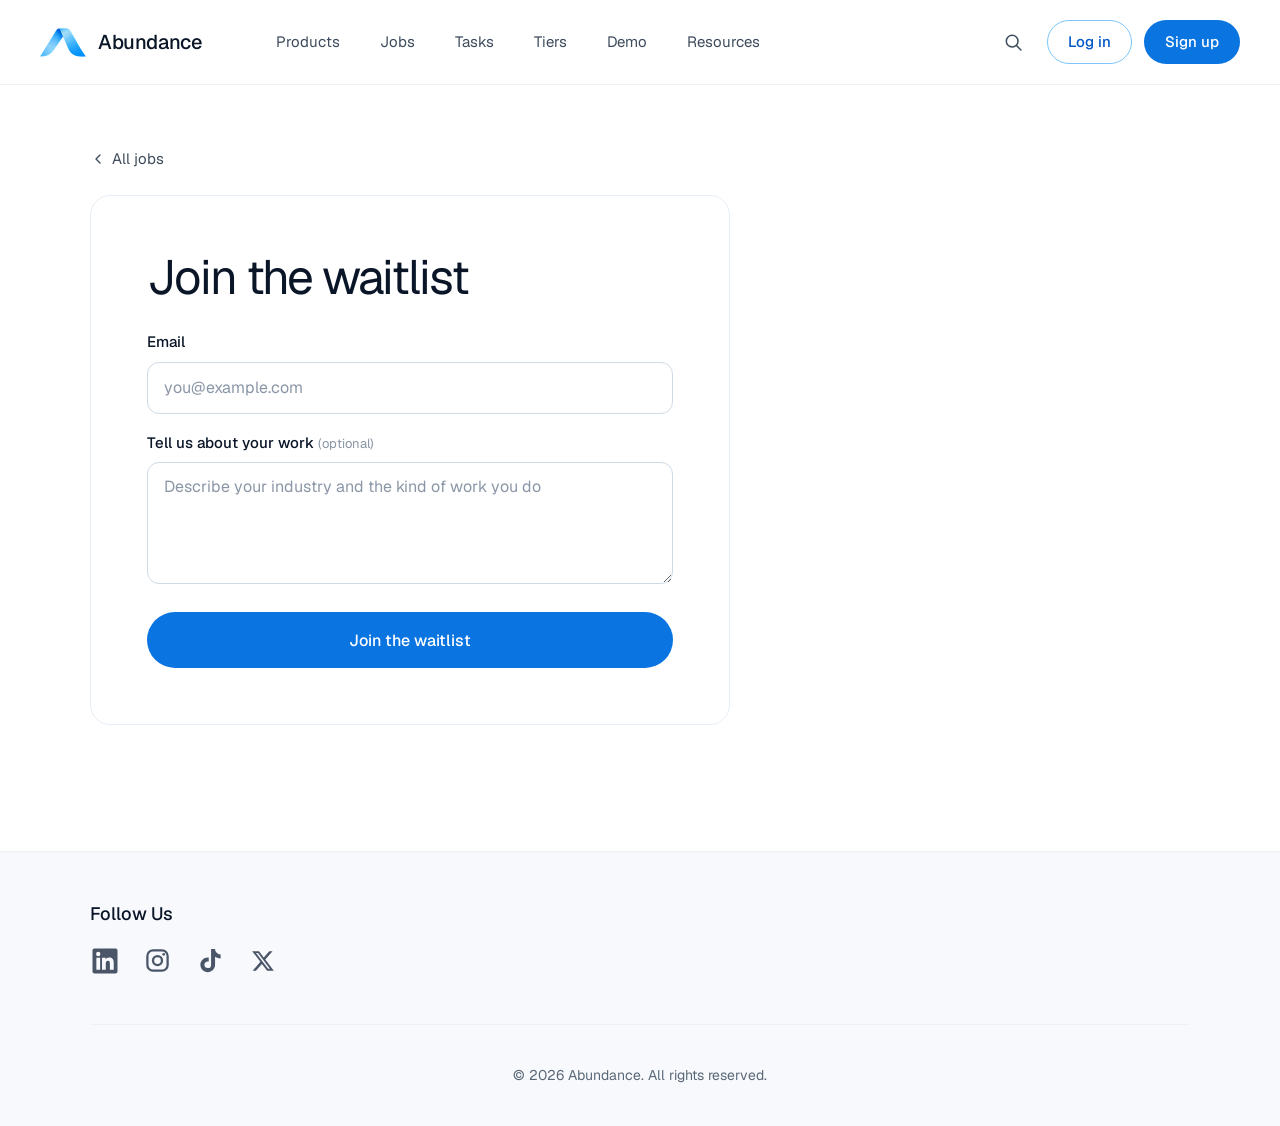
<file: waitlist.html>
<!doctype html>
<html lang="en">
<head>
<meta charset="utf-8">
<meta name="viewport" content="width=device-width, initial-scale=1">
<title>Join the waitlist - Abundance</title>
<meta name="description" content="Join the Abundance waitlist and we’ll email you when spots open.">
<meta property="og:title" content="Join the waitlist - Abundance">
<meta property="og:image" content="https://abundancephysical.com/assets/logo.png">
<meta name="theme-color" content="#ffffff">
<link rel="icon" href="/favicon.ico" sizes="any">
<link rel="icon" type="image/png" sizes="48x48" href="/assets/favicon-48.png">
<link rel="icon" type="image/png" sizes="96x96" href="/assets/favicon-96.png">
<link rel="icon" type="image/png" sizes="192x192" href="/assets/favicon-192.png">
<link rel="apple-touch-icon" href="/assets/apple-touch-icon.png">
<link rel="preload" href="/fonts/geist.woff2" as="font" type="font/woff2" crossorigin>
<link rel="stylesheet" href="css/styles.css">
<link rel="stylesheet" href="css/waitlist.css">
</head>
<body>
<a class="sr-only" href="#main">Skip to content</a>
<header class="site-header" id="site-header">
  <div class="header-inner">
    <a class="brand" href="index.html">
      <img src="assets/logo-92.webp" srcset="assets/logo-92.webp 2x, assets/logo-138.webp 3x" alt="" width="46" height="32">
      <span>Abundance</span>
    </a>
    <button class="navlink icon-btn menu-toggle" type="button" aria-expanded="false" aria-controls="main-nav" aria-label="Open menu"><svg width="22" height="22" viewBox="0 0 24 24" fill="none" stroke="currentColor" stroke-width="1.8" stroke-linecap="round" aria-hidden="true"><path d="M4 7h16"></path><path d="M4 12h16"></path><path d="M4 17h16"></path></svg></button>
    <nav class="main-nav" id="main-nav" aria-label="Main">
      <button class="navlink" type="button" id="products-btn" aria-expanded="false" aria-controls="products-menu">Products</button>
      <a class="navlink" href="jobs.html">Jobs</a>
      <a class="navlink" href="tasks.html">Tasks</a>
      <a class="navlink" href="coming-soon.html?page=Tiers">Tiers</a>
      <a class="navlink" href="demo.html">Demo</a>
      <button class="navlink" type="button" id="resources-btn" aria-expanded="false" aria-controls="resources-menu">Resources</button>
    </nav>
    <div class="mega" id="resources-menu">
      <div class="mega-panel">
        <div class="mega-main res-main">
        <div class="mega-group">
          <div class="mega-label">Company</div>
          <div class="res-list">
            <a class="product-link" href="coming-soon.html?page=About">
              <span class="pname">About</span>
            </a>
            <a class="product-link" href="coming-soon.html?page=Careers">
              <span class="pname">Careers</span>
            </a>
            <a class="product-link" href="coming-soon.html?page=Investments">
              <span class="pname">Investments</span>
            </a>
            <a class="product-link" href="coming-soon.html?page=Blog">
              <span class="pname">Blog</span>
            </a>
            <a class="product-link" href="coming-soon.html?page=Customer+stories">
              <span class="pname">Customer stories</span>
            </a>
            <a class="product-link" href="coming-soon.html?page=Press">
              <span class="pname">Press</span>
            </a>
          </div>
        </div>
        <div class="mega-group">
          <div class="mega-label">Support</div>
          <div class="res-list">
            <a class="product-link" href="support.html">
              <span class="pname">Get support</span>
            </a>
            <a class="product-link" href="coming-soon.html?page=Help+center">
              <span class="pname">Help center</span>
            </a>
            <a class="product-link" href="coming-soon.html?page=Contributor+FAQ">
              <span class="pname">Contributor FAQ</span>
            </a>
            <a class="product-link" href="coming-soon.html?page=Documentation">
              <span class="pname">Documentation</span>
            </a>
            <a class="product-link" href="coming-soon.html?page=Trust+and+safety">
              <span class="pname">Trust and safety</span>
            </a>
            <a class="product-link" href="coming-soon.html?page=System+status">
              <span class="pname">System status</span>
            </a>
          </div>
        </div>
        </div>
      </div>
    </div>
    <div class="mega" id="products-menu">
      <div class="mega-panel">
        <div class="mega-side">
          <div class="mega-label">Overview</div>
          <div class="mega-cats">
          <a href="coming-soon.html?page=Industrial+%26+Manufacturing">Industrial &amp; Manufacturing</a>
          <a href="coming-soon.html?page=Infrastructure">Infrastructure</a>
          <a href="coming-soon.html?page=Consumer">Consumer</a>
          <a href="coming-soon.html?page=Frontier">Frontier</a>
          </div>
        </div>
        <div class="mega-main">
        <div class="mega-group">
          <div class="mega-label">Industrial &amp; Manufacturing</div>
          <div class="mega-grid">
            <a class="product-link" href="coming-soon.html?page=Abundance+Factory">
              <span class="pname"><b>Abundance</b> Factory</span>
              <span class="pdesc">Solve labor shortage of production</span>
            </a>
            <a class="product-link" href="coming-soon.html?page=Abundance+3D+Printer">
              <span class="pname"><b>Abundance</b> 3D Printer</span>
              <span class="pdesc">Build the machines that build the machines</span>
            </a>
          </div>
        </div>
        <div class="mega-group">
          <div class="mega-label">Infrastructure</div>
          <div class="mega-grid">
            <a class="product-link" href="coming-soon.html?page=Abundance+Energy">
              <span class="pname"><b>Abundance</b> Energy</span>
              <span class="pdesc">Create sustainable energy infrastructure</span>
            </a>
            <a class="product-link" href="coming-soon.html?page=Abundance+Build">
              <span class="pname"><b>Abundance</b> Build</span>
              <span class="pdesc">Build homes and cities faster</span>
            </a>
            <a class="product-link" href="coming-soon.html?page=Abundance+Intelligence">
              <span class="pname"><b>Abundance</b> Intelligence</span>
              <span class="pdesc">Build and run AI infrastructure at scale</span>
            </a>
          </div>
        </div>
        <div class="mega-group">
          <div class="mega-label">Consumer</div>
          <div class="mega-grid">
            <a class="product-link" href="coming-soon.html?page=Abundance+Home">
              <span class="pname"><b>Abundance</b> Home</span>
              <span class="pdesc">Robot helpers for everyday chores</span>
            </a>
            <a class="product-link" href="coming-soon.html?page=Abundance+Food">
              <span class="pname"><b>Abundance</b> Food</span>
              <span class="pdesc">Produce food at scale</span>
            </a>
            <a class="product-link" href="coming-soon.html?page=Abundance+Sports">
              <span class="pname"><b>Abundance</b> Sports</span>
              <span class="pdesc">Teach robots the moves of elite athletes</span>
            </a>
          </div>
        </div>
        <div class="mega-group">
          <div class="mega-label">Frontier</div>
          <div class="mega-grid">
            <a class="product-link" href="coming-soon.html?page=Abundance+Research">
              <span class="pname"><b>Abundance</b> Research</span>
              <span class="pdesc">Run experiments that expand human knowledge</span>
            </a>
            <a class="product-link" href="coming-soon.html?page=Abundance+Medicine">
              <span class="pname"><b>Abundance</b> Medicine</span>
              <span class="pdesc">Bring expert care to everyone, everywhere</span>
            </a>
            <a class="product-link" href="coming-soon.html?page=Abundance+Beyond">
              <span class="pname"><b>Abundance</b> Beyond</span>
              <span class="pdesc">Make other planets livable</span>
            </a>
          </div>
        </div>
        </div>
      </div>
    </div>
    <div class="header-actions" id="header-actions">
      <button class="navlink icon-btn search-toggle" type="button" aria-label="Search"><svg width="20" height="20" viewBox="0 0 24 24" fill="none" stroke="currentColor" stroke-width="1.8" stroke-linecap="round" stroke-linejoin="round" aria-hidden="true"><circle cx="11" cy="11" r="7"></circle><path d="M21.5 21.5l-5.3-5.3"></path></svg></button>
      <form class="search" role="search" action="jobs.html" method="get">
        <svg width="18" height="18" viewBox="0 0 24 24" fill="none" stroke="currentColor" stroke-width="1.8" stroke-linecap="round" stroke-linejoin="round" aria-hidden="true"><circle cx="11" cy="11" r="7"></circle><path d="M21.5 21.5l-5.3-5.3"></path></svg>
        <label class="sr-only" for="site-search">Search</label>
        <input id="site-search" type="search" name="q" placeholder="Search jobs and products" autocomplete="off">
        <button class="close" type="button" aria-label="Close search"><svg width="14" height="14" viewBox="0 0 24 24" fill="none" stroke="currentColor" stroke-width="2" stroke-linecap="round" aria-hidden="true"><path d="M6 6l12 12"></path><path d="M18 6L6 18"></path></svg></button>
      </form>
      <a class="btn btn-outline" href="login.html">Log in</a>
      <a class="btn btn-primary" href="signup.html">Sign up</a>
    </div>
  </div>
</header>
<main id="main">
  <section class="wl section">
    <div class="wrap">
      <a class="wl-back" id="wl-back" href="jobs.html"><svg width="16" height="16" viewBox="0 0 24 24" fill="none" stroke="currentColor" stroke-width="2" stroke-linecap="round" stroke-linejoin="round" aria-hidden="true"><path d="M15 6l-6 6 6 6"></path></svg><span id="wl-back-label">All jobs</span></a>
      <div class="wl-card">
        <form id="wl-form" novalidate>
          <h1>Join the waitlist</h1>
          <div class="wl-fields">
            <label class="wl-f"><span>Email</span><input type="email" id="wl-email" name="email" autocomplete="email" maxlength="200" placeholder="you@example.com" required></label>
            <label class="wl-f"><span>Tell us about your work <small>(optional)</small></span><textarea id="wl-about" name="about" rows="4" maxlength="1000" placeholder="Describe your industry and the kind of work you do"></textarea></label>
          </div>
          <p class="wl-err" id="wl-err" role="alert" hidden></p>
          <button class="btn btn-primary btn-lg wl-submit" type="submit">Join the waitlist</button>
        </form>
        <div class="wl-done" id="wl-done" tabindex="-1" hidden>
          <svg width="44" height="44" viewBox="0 0 24 24" fill="none" stroke="#0058C7" stroke-width="1.8" stroke-linecap="round" stroke-linejoin="round" aria-hidden="true"><circle cx="12" cy="12" r="10"></circle><path d="M8 12.5l2.6 2.6L16 9.5"></path></svg>
          <h2>You&rsquo;re on the waitlist</h2>
          <p>We&rsquo;ll email you when access opens.</p>
          <a class="btn btn-outline btn-lg" id="wl-more" href="jobs.html">Browse more jobs</a>
        </div>
      </div>
    </div>
  </section>
</main>

<footer class="site-footer section" id="contact">
  <div class="wrap">
    <div class="footer-top">
      <div class="footer-col">
        <div class="h">Follow Us</div>
        <div class="footer-social">
          <a href="https://www.linkedin.com/company/abundancephysical/" target="_blank" rel="noopener" aria-label="Abundance on LinkedIn"><svg width="30" height="30" viewBox="0 0 24 24" fill="currentColor" aria-hidden="true"><path d="M20.45 2H3.55C2.7 2 2 2.7 2 3.55v16.9C2 21.3 2.7 22 3.55 22h16.9c.85 0 1.55-.7 1.55-1.55V3.55C22 2.7 21.3 2 20.45 2zM8.1 18.9H5.1V9.4h3v9.5zM6.6 8.1a1.74 1.74 0 1 1 0-3.48 1.74 1.74 0 0 1 0 3.48zm12.3 10.8h-3v-4.6c0-1.1 0-2.5-1.52-2.5-1.52 0-1.76 1.19-1.76 2.42v4.68h-3V9.4h2.88v1.3h.04c.4-.76 1.38-1.56 2.84-1.56 3.04 0 3.6 2 3.6 4.6v5.16z"></path></svg></a>
          <a href="https://www.instagram.com/abundancephysical" target="_blank" rel="noopener" aria-label="Abundance on Instagram"><svg width="27" height="27" viewBox="0 0 24 24" fill="none" stroke="currentColor" stroke-width="2" aria-hidden="true"><rect x="3" y="3" width="18" height="18" rx="5"></rect><circle cx="12" cy="12" r="4"></circle><circle cx="17.5" cy="6.5" r="1.2" fill="currentColor" stroke="none"></circle></svg></a>
          <a href="https://www.tiktok.com/@abundancephysical" target="_blank" rel="noopener" aria-label="Abundance on TikTok"><svg width="31" height="31" viewBox="0 0 24 24" fill="currentColor" aria-hidden="true"><path d="M16.6 5.82A4.28 4.28 0 0 1 15.54 3h-3.09v12.4a2.59 2.59 0 0 1-2.59 2.5c-1.42 0-2.6-1.16-2.6-2.6 0-1.72 1.66-3.01 3.37-2.48V9.66c-3.45-.46-6.47 2.22-6.47 5.64 0 3.33 2.76 5.7 5.69 5.7 3.14 0 5.69-2.55 5.69-5.7V9.01a7.35 7.35 0 0 0 4.3 1.38V7.3s-1.88.09-3.24-1.48z"></path></svg></a>
          <a href="coming-soon.html?page=X" aria-label="Abundance on X"><svg width="26" height="26" viewBox="0 0 24 24" fill="currentColor" aria-hidden="true"><path d="M17.75 3h3.07l-6.7 7.66L22 21h-6.17l-4.83-6.32L5.47 21H2.4l7.17-8.2L2 3h6.33l4.36 5.77L17.75 3zm-1.08 16.17h1.7L7.4 4.73H5.57l11.1 14.44z"></path></svg></a>
        </div>
      </div>
    </div>
    <div class="footer-bottom">© <span data-year>2026</span> Abundance. All rights reserved.</div>
  </div>
</footer>
<script src="js/site.js" defer></script>
<script src="js/jobs-data.js" defer></script>
<script src="js/tasks-data.js" defer></script>
<script src="js/forms.js" defer></script>
<script src="js/waitlist.js" defer></script>
</body>
</html>
</file>
<file: css/styles.css>
/* ==========================================================================
   Abundance — shared styles
   ========================================================================== */

/* Fonts are served from this site (faster than loading them from Google). Both are open-source (SIL Open Font License); see /fonts */
@font-face { font-family: 'Geist'; src: url('/fonts/geist.woff2') format('woff2'); font-weight: 100 900; font-style: normal; font-display: swap; }
@font-face { font-family: 'Geist Mono'; src: url('/fonts/geist-mono.woff2') format('woff2'); font-weight: 100 900; font-style: normal; font-display: swap; }
@font-face { font-family: 'Instrument Serif'; src: url('/fonts/instrument-serif-italic.woff2') format('woff2'); font-weight: 400; font-style: italic; font-display: swap; }

:root {
  --ink: #0A1628;
  --ink-2: #3D4B5C;
  --muted: #5B6878;
  --faint: #8A96A6;
  --line: #EEF2F7;
  --line-2: #E6EDF5;
  --line-3: #CFDAE6;
  --tint: #F7FAFD;
  --tint-2: #F1F5FA;
  --blue: #0A74E0;
  --blue-hover: #0862C0;
  --blue-text: #0058C7;
  --blue-deep: #0047A3;
  --blue-soft: #EAF5FF;
  --blue-light: #7CC6FA;
  --error: #B42318;
  --gutter: clamp(20px, 7vw, 140px);
  --font: 'Geist', ui-sans-serif, system-ui, -apple-system, 'Segoe UI', sans-serif;
  --mono: 'Geist Mono', ui-monospace, SFMono-Regular, Menlo, monospace;
  --serif: 'Instrument Serif', Georgia, serif;
}

*, *::before, *::after { box-sizing: border-box; }
html { -webkit-text-size-adjust: 100%; scroll-behavior: smooth; }
body {
  margin: 0;
  background: #ffffff;
  font-family: var(--font);
  color: var(--ink);
  -webkit-font-smoothing: antialiased;
  line-height: 1.5;
}
img { max-width: 100%; display: block; }
a { color: var(--blue-text); text-decoration: none; }
a:hover { color: #003E8F; }
button { font: inherit; }
h1, h2, h3, p { margin: 0; }
[hidden] { display: none !important; }
.sr-only { position: absolute; width: 1px; height: 1px; padding: 0; margin: -1px; overflow: hidden; clip: rect(0 0 0 0); white-space: nowrap; border: 0; }
:focus-visible { outline: 2px solid var(--blue); outline-offset: 3px; }

.eyebrow { font-family: var(--mono); font-size: 13px; letter-spacing: 0.08em; text-transform: uppercase; color: #0A7CFF; }
.accent { color: #0A7CFF; }
.nowrap { white-space: nowrap; }
/* Hero "AI" dial: rolls A -> S on hover */
.ai-dial{display:inline-flex;vertical-align:top;cursor:default}
.ai-dial .dial{display:block;height:1.02em;width:.7em;overflow:hidden;transition:width .45s cubic-bezier(.2,.8,.2,1)}
.ai-dial .strip{display:flex;flex-direction:column;transition:transform .45s cubic-bezier(.3,1.4,.5,1)}
.ai-dial .strip span{display:block;height:1.02em;line-height:1.02;text-align:center}
.ai-dial .rest{display:block;line-height:1.02}
/* Mouse: roll while hovered. Touch: a tap adds .flip briefly (see site.js) */
@media (hover:hover){.ai-dial:hover .strip{transform:translateY(-1.02em)}.ai-dial:hover .dial{width:.62em}}
.ai-dial.flip .strip{transform:translateY(-1.02em)}
.ai-dial.flip .dial{width:.62em}
@media (prefers-reduced-motion:reduce){.ai-dial .strip,.ai-dial .dial{transition:none}}

/* ---------- Buttons ---------- */
.btn {
  display: inline-flex; align-items: center; justify-content: center; gap: 10px;
  min-height: 44px; padding: 12px 20px; border-radius: 999px;
  font-size: 15px; font-weight: 500; line-height: 1.2; cursor: pointer;
  border: 1px solid transparent; transition: background-color .15s ease, border-color .15s ease, color .15s ease;
  white-space: nowrap;
}
.btn-lg { min-height: 56px; padding: 16px 30px; font-size: 16px; }
.btn-primary { background: var(--blue); color: #ffffff; }
.btn-primary:hover { background: var(--blue-hover); color: #ffffff; }
.btn-outline { background: #ffffff; color: var(--blue-text); border-color: var(--blue-light); }
.btn-outline:hover { background: var(--blue-soft); color: var(--blue-text); }
.btn-ghost { background: #ffffff; color: var(--ink); border-color: var(--line-3); }
.btn-ghost:hover { background: var(--tint-2); color: var(--ink); }
.btn-block { width: 100%; }
.link-btn { background: none; border: none; padding: 0; font-weight: 500; color: var(--blue-text); cursor: pointer; }
.link-btn:hover { color: #003E8F; }

/* ---------- Header ---------- */
.site-header { position: sticky; top: 0; z-index: 50; background: rgba(255, 255, 255, 0.96); backdrop-filter: saturate(1.4) blur(10px); border-bottom: 1px solid var(--line); }
.header-inner { position: relative; display: flex; align-items: center; justify-content: space-between; gap: 24px; padding: 20px var(--gutter); }
.brand { display: flex; align-items: center; gap: 12px; color: var(--ink); }
.brand:hover { color: var(--ink); }
.brand img { width: 46px; height: auto; }
.brand span { font-size: 20px; font-weight: 500; letter-spacing: -0.02em; }

.main-nav { display: flex; align-items: center; gap: 12px; font-size: 15px; margin-left: clamp(16px, 2.8vw, 40px); margin-right: auto; }
.navlink {
  display: inline-flex; align-items: center; gap: 6px; min-height: 40px; padding: 8px 14px; border-radius: 999px;
  color: var(--ink-2); background: none; border: none; cursor: pointer; transition: background-color .15s ease, color .15s ease;
}
.navlink:hover, .navlink[aria-expanded="true"] { background: var(--tint-2); color: var(--ink); }

.header-actions { display: flex; align-items: center; gap: 12px; font-size: 15px; }
.icon-btn { width: 44px; height: 44px; padding: 0; justify-content: center; }

.search { display: none; align-items: center; gap: 10px; width: 300px; height: 44px; padding: 0 6px 0 16px; border: 1px solid var(--blue); border-radius: 999px; background: #ffffff; box-shadow: 0 0 0 3px var(--blue-soft); color: var(--ink-2); }
.search input { flex: 1; min-width: 0; border: none; outline: none; background: transparent; font: inherit; font-size: 15px; color: var(--ink); }
.search input::-webkit-search-cancel-button { display: none; }
.search .close { width: 32px; height: 32px; border-radius: 999px; border: none; background: none; color: var(--muted); display: inline-flex; align-items: center; justify-content: center; cursor: pointer; }
.search .close:hover { background: var(--tint-2); }
.header-actions.search-open .search { display: flex; transform-origin: right center; animation: searchin .12s ease; }
@keyframes searchin{from{opacity:0;transform:scale(.94)}to{opacity:1;transform:none}}
@media (prefers-reduced-motion: reduce) { .header-actions.search-open .search { animation: none; } }
.header-actions.search-open .search-toggle { display: none; }

.menu-toggle { display: none; }

.how-demo { display: flex; justify-content: center; margin-top: 64px; }

/* Coming soon page */
.soon { text-align: center; display: flex; flex-direction: column; align-items: center; gap: 22px; padding-top: clamp(96px, 18vh, 200px); padding-bottom: clamp(96px, 18vh, 200px); }
.soon h1 { font-size: clamp(40px, 6vw, 72px); line-height: 1.04; font-weight: 400; letter-spacing: -0.04em; max-width: 860px; text-wrap: balance; }
.soon p { font-size: clamp(16px, 1.4vw, 19px); line-height: 1.6; color: var(--ink-2); font-weight: 300; max-width: 560px; }
.soon-actions { display: flex; flex-wrap: wrap; justify-content: center; gap: 14px; margin-top: 10px; }

/* Products mega menu */
.mega {
  position: absolute; top: 100%; left: var(--mega-left, var(--gutter)); width: var(--mega-width, 900px); padding-top: 8px;
  z-index: 60;
  opacity: 0; visibility: hidden; transform: translateY(-6px); pointer-events: none;
  transition: opacity .12s ease, transform .12s ease, visibility 0s linear .12s;
}
.mega.open {
  opacity: 1; visibility: visible; transform: none; pointer-events: auto;
  transition: opacity .12s ease, transform .12s ease, visibility 0s;
}
.mega-panel { display: flex; max-height: calc(100vh - 100px); background: #ffffff; border: 1px solid var(--line-2); border-radius: 18px; box-shadow: 0 24px 60px rgba(10, 22, 40, 0.12); overflow: hidden; }
.mega-side { width: 240px; flex-shrink: 0; padding: 28px; overflow-y: auto; border-right: 1px solid var(--line); display: flex; flex-direction: column; }
.mega-label { font-size: 13px; color: var(--faint); }
.mega-cats { display: flex; flex-direction: column; gap: 12px; margin-top: 18px; }
.mega-cats a { font-size: 18px; letter-spacing: -0.02em; color: var(--ink); }
.mega-cats a:hover { color: var(--blue-text); }
.mega-main { flex: 1; min-width: 0; padding: 28px 32px; overflow-y: auto; display: flex; flex-direction: column; gap: 22px; }
.mega-group { display: flex; flex-direction: column; gap: 10px; }
.mega-grid { display: grid; grid-template-columns: repeat(auto-fill, minmax(170px, 1fr)); column-gap: 24px; row-gap: 12px; }
.product-link { display: flex; flex-direction: column; gap: 3px; color: var(--ink); }
.product-link:hover { color: var(--ink); }
.product-link:hover .pname { color: var(--blue-text); }
.pname { font-size: 16px; letter-spacing: -0.01em; transition: color .15s ease; }
.pname b { font-weight: 600; }
.pdesc { font-size: 13px; line-height: 1.45; color: var(--muted); }
/* Resources menu: two columns (Company, Support) */
.res-main { flex-direction: row; gap: 40px; }
.res-main .mega-group { flex: 1; min-width: 0; }
.res-list { display: flex; flex-direction: column; gap: 12px; margin-top: 6px; }
.res-list .pname { font-size: 17px; }

/* ---------- Layout helpers ---------- */
.section { padding-left: var(--gutter); padding-right: var(--gutter); }
.wrap { max-width: 1160px; margin: 0 auto; }

/* ---------- Homepage ---------- */
.hero { text-align: center; padding-top: clamp(64px, 16vh, 176px); padding-bottom: clamp(64px, 8vw, 120px); display: flex; flex-direction: column; align-items: center; }
.hero h1 { font-size: clamp(44px, min(6.2vw, 10vh), 88px); line-height: 1.02; font-weight: 400; letter-spacing: -0.045em; max-width: 1000px; }
.hero p { margin-top: clamp(20px, 3.5vh, 32px); font-size: clamp(17px, 1.5vw, 21px); line-height: 1.6; color: var(--ink-2); max-width: 680px; font-weight: 300; }
.hero-actions { display: flex; flex-wrap: wrap; justify-content: center; gap: 14px; margin-top: clamp(28px, 5vh, 44px); }
.btn-hero { min-height: 56px; padding: 16px 42px; font-size: 17px; }

.panel-outer { border: 1px solid var(--line-2); border-radius: 24px; background: var(--tint); padding: 14px; }
.panel { background: #ffffff; border: 1px solid var(--line-2); border-radius: 16px; display: grid; grid-template-columns: repeat(3, minmax(0, 1fr)); }
.panel-col { padding: 36px; display: flex; flex-direction: column; gap: 22px; }
.panel-col + .panel-col { border-left: 1px solid var(--line); }
.panel-step { font-family: var(--mono); font-size: 12px; letter-spacing: 0.08em; text-transform: uppercase; color: var(--muted); }
.kv { display: flex; flex-direction: column; gap: 6px; }
.kv .k { font-size: 13px; color: var(--muted); }
.kv .v { font-size: 16px; font-weight: 500; }
.tags { display: flex; flex-wrap: wrap; gap: 8px; }
.tag { font-size: 13px; padding: 6px 12px; border-radius: 999px; background: var(--blue-soft); color: var(--blue-deep); }
.tag-outline { background: none; border: 1px solid #E3EAF2; color: var(--ink-2); }
.session { display: flex; justify-content: space-between; align-items: center; gap: 12px; padding: 14px 0; }
.session + .session { border-top: 1px solid #F0F4F8; }
.session .t { font-size: 15px; font-weight: 500; }
.session .s { font-size: 13px; color: var(--muted); }
.status { font-size: 12px; padding: 5px 10px; border-radius: 999px; white-space: nowrap; }
.status-done { background: #E7F7EE; color: #11663A; }
.status-qa { background: var(--blue-soft); color: var(--blue-deep); }
.status-idle { background: #F2F4F7; color: #475467; }
.tree { font-family: var(--mono); font-size: 13px; line-height: 2.1; color: var(--ink-2); background: var(--tint); border: 1px solid var(--line); border-radius: 12px; padding: 18px 20px; }
.tree .root { color: var(--ink); }
.tree .l1 { padding-left: 18px; } .tree .l2 { padding-left: 36px; }

.statement { padding-top: clamp(80px, 10vw, 180px); padding-bottom: clamp(100px, 12vw, 200px); display: flex; justify-content: center; }
.statement p { max-width: 980px; text-align: center; font-size: clamp(28px, 3.1vw, 44px); line-height: 1.28; letter-spacing: -0.03em; }
.statement span { color: var(--faint); }

.section-head { display: flex; justify-content: space-between; align-items: flex-end; gap: 48px; flex-wrap: wrap; }
.section-head .left { display: flex; flex-direction: column; gap: 20px; max-width: 620px; }
.h2 { font-size: clamp(36px, 3.9vw, 56px); line-height: 1.06; letter-spacing: -0.04em; font-weight: 400; }
.lede { max-width: 400px; font-size: 18px; line-height: 1.6; color: var(--ink-2); font-weight: 300; }
.data-types { padding-bottom: clamp(100px, 12vw, 200px); display: flex; flex-direction: column; gap: 72px; }
.card-grid-2 { display: grid; grid-template-columns: repeat(2, minmax(0, 1fr)); gap: 24px; }
.card { border: 1px solid var(--line-2); border-radius: 20px; padding: 44px; display: flex; flex-direction: column; gap: 18px; }
.card h3 { margin-top: 12px; font-size: 26px; font-weight: 500; letter-spacing: -0.02em; }
.card p, .step p, .use p { font-size: 17px; line-height: 1.6; color: var(--ink-2); font-weight: 300; }

.how { background: var(--tint); padding-top: clamp(100px, 12vw, 180px); padding-bottom: clamp(100px, 12vw, 180px); }
.how .wrap { display: flex; flex-direction: column; gap: 88px; }
.how-head { display: flex; flex-direction: column; gap: 20px; align-items: center; text-align: center; }
.how-head .h2 { max-width: 760px; }
.steps { display: grid; grid-template-columns: repeat(3, minmax(0, 1fr)); gap: 64px; }
.step { display: flex; flex-direction: column; gap: 18px; border-top: 1px solid #CFDDEC; padding-top: 32px; }
.step .n { font-family: var(--mono); font-size: 14px; color: var(--blue-text); }
.step h3 { font-size: 26px; font-weight: 500; letter-spacing: -0.02em; }

.uses { padding-top: clamp(100px, 12vw, 200px); padding-bottom: clamp(100px, 12vw, 200px); }
.uses .wrap { display: flex; flex-direction: column; gap: 72px; }
.uses-head { display: flex; flex-direction: column; gap: 20px; max-width: 640px; }
.use { display: grid; grid-template-columns: repeat(2, minmax(0, 1fr)); gap: 64px; padding: 36px 0; border-top: 1px solid var(--line-2); }
.use:last-child { border-bottom: 1px solid var(--line-2); }
.use h3 { font-size: 28px; font-weight: 400; letter-spacing: -0.02em; }

.trust { padding-bottom: clamp(100px, 12vw, 200px); }
.trust .wrap { display: grid; grid-template-columns: repeat(3, minmax(0, 1fr)); gap: 24px; }
.trust-card { background: var(--tint); border-radius: 20px; padding: 44px; display: flex; flex-direction: column; gap: 16px; }
.trust-card h3 { font-size: 22px; font-weight: 500; letter-spacing: -0.02em; }
.trust-card p { font-size: 16px; line-height: 1.6; color: var(--ink-2); font-weight: 300; }

.cta-wrap { padding-bottom: clamp(100px, 12vw, 200px); }
.cta { background: var(--ink); border-radius: 28px; padding: clamp(56px, 8vw, 120px) clamp(28px, 6.6vw, 96px); display: flex; justify-content: space-between; align-items: center; gap: 64px; flex-wrap: wrap; }
.cta .text { display: flex; flex-direction: column; gap: 24px; max-width: 640px; }
.cta h2 { font-size: clamp(38px, 4.2vw, 60px); line-height: 1.04; letter-spacing: -0.04em; font-weight: 400; color: #ffffff; }
.cta h2 em { font-family: var(--serif); font-style: italic; color: #8FD3FB; }
.cta p { font-size: 19px; line-height: 1.6; color: #B7C3D3; font-weight: 300; }
.cta .actions { display: flex; flex-direction: column; gap: 14px; min-width: 260px; }
.btn-on-dark { color: #ffffff; border-color: #5BB8F7; }
.btn-on-dark:hover { background: rgba(255, 255, 255, 0.08); color: #ffffff; }

/* ---------- Footer ---------- */
.site-footer { background: #F7F9FC; border-top: 1px solid var(--line); padding-top: 48px; padding-bottom: 40px; }
.site-footer .wrap { display: flex; flex-direction: column; gap: 48px; }
.footer-top { display: flex; justify-content: space-between; gap: 40px 80px; flex-wrap: wrap; }
.footer-col { display: flex; flex-direction: column; gap: 18px; min-width: 160px; }
.footer-col .h { color: var(--ink); font-size: 18px; font-weight: 500; }
.footer-col p { margin: 0; font-size: 16px; color: var(--muted); }
.footer-col a { color: var(--muted); }
.footer-col a:hover { color: var(--ink); }
.footer-social { display: flex; align-items: center; gap: 24px; }
.footer-social a { display: inline-flex; color: #4A5568; }
.footer-social a:hover { color: var(--blue); }
.footer-bottom { border-top: 1px solid var(--line); padding-top: 40px; text-align: center; font-size: 14px; color: var(--muted); }

/* ---------- Jobs page ---------- */
.jobs-top { padding-top: 56px; }
.crumbs { display: flex; align-items: center; gap: 14px; font-family: var(--mono); font-size: 14px; letter-spacing: 0.14em; text-transform: uppercase; }
.crumbs a { color: var(--ink); }
.crumbs .sep { color: var(--faint); }
.jobs-title { margin-top: 40px; min-height: 1em; font-size: clamp(36px, 4.5vw, 64px); line-height: 1; font-weight: 600; letter-spacing: -0.045em; }
/* min-height reserves room for the tabs (built by the page script) so the job list does not jump down when they appear */
.tabs { min-height: calc(17px * 1.5 + 14px + 2px); display: flex; align-items: flex-end; gap: clamp(24px, 3.3vw, 48px); margin-top: 56px; border-bottom: 1px solid var(--line); overflow-x: auto; scrollbar-width: none; }
.tabs::-webkit-scrollbar { display: none; }
.tab { flex-shrink: 0; background: none; border: none; border-bottom: 2px solid transparent; margin-bottom: -1px; padding: 0 0 14px; font-size: 17px; color: var(--muted); cursor: pointer; white-space: nowrap; }
.tab:hover { color: var(--ink); }
.tab[aria-selected="true"] { color: var(--ink); border-bottom-color: var(--ink); }
.toolbar { display: flex; justify-content: space-between; align-items: center; gap: 16px; margin-top: 40px; }
.toolbar-left { display: flex; align-items: center; gap: 24px; flex-wrap: wrap; }
.choose-link { display: inline-flex; align-items: center; gap: 8px; font-size: 16px; font-weight: 500; color: var(--blue-text); }
.choose-link:hover { color: var(--blue-deep); text-decoration: underline; text-underline-offset: 3px; }
.filter-toggle { display: inline-flex; align-items: center; gap: 12px; min-height: 52px; padding: 14px 24px; border: 1.5px solid var(--ink); border-radius: 999px; background: #ffffff; font-size: 16px; font-weight: 500; color: var(--ink); cursor: pointer; }
.filter-toggle:hover { background: var(--tint-2); }
.results { font-family: var(--mono); font-size: 15px; letter-spacing: 0.1em; text-transform: uppercase; }

.listing { display: flex; gap: 48px; align-items: flex-start; padding-top: 40px; padding-bottom: 160px; }
.filters { width: 260px; flex-shrink: 0; height: 880px; overflow-y: auto; padding-right: 32px; border-right: 1px solid var(--line); display: flex; flex-direction: column; gap: 44px; }
.filters > * { flex-shrink: 0; }
.listing.filters-hidden .filters { display: none; }
.fgroup { display: flex; flex-direction: column; gap: 16px; border: none; margin: 0; padding: 0; min-width: 0; }
.fgroup legend, .fgroup .ftitle { padding: 0; margin-bottom: 16px; font-size: 20px; font-weight: 500; letter-spacing: -0.01em; }
.fgroup .ftitle { margin-bottom: 0; }
.opt { display: flex; align-items: center; gap: 12px; font-size: 16px; color: var(--ink); cursor: pointer; }
.opt input { width: 18px; height: 18px; margin: 0; accent-color: var(--blue); cursor: pointer; flex-shrink: 0; }
.opt .label { flex: 1; }
.opt .count { font-size: 14px; color: var(--faint); }
.chips { display: flex; flex-wrap: wrap; gap: 10px; }
.chip-x { display: inline-flex; align-items: center; gap: 10px; padding: 9px 16px; border: 1px solid #DCE4EE; border-radius: 999px; background: #ffffff; font-size: 15px; color: var(--ink); cursor: pointer; }
.chip-x:hover { border-color: var(--ink-2); }
.clear-all { align-self: flex-start; background: none; border: none; border-bottom: 1.5px solid var(--ink); padding: 0 0 4px; font-family: var(--mono); font-size: 13px; letter-spacing: 0.12em; text-transform: uppercase; color: var(--ink); cursor: pointer; }

.jobs-main { flex: 1; min-width: 0; }
.job-grid { display: grid; grid-template-columns: repeat(3, minmax(0, 1fr)); gap: 24px; }
.job {
  position: relative; display: flex; flex-direction: column; gap: 8px; min-height: 210px; padding: 24px;
  border: 1px solid var(--line-2); border-radius: 16px; cursor: pointer; transition: border-color .15s ease, box-shadow .15s ease;
}
.job:hover, .job:focus-within { border-color: var(--blue); box-shadow: 0 0 0 1px var(--blue); }
.job .cover { position: absolute; inset: 0; border-radius: 16px; z-index: 1; }
.job .top { display: flex; justify-content: space-between; align-items: center; gap: 12px; }
.job .product { font-size: 13px; color: var(--faint); }
.job .save { position: relative; z-index: 2; width: 36px; height: 36px; margin: -7px -7px -7px 0; border: none; background: none; border-radius: 999px; display: inline-flex; align-items: center; justify-content: center; cursor: pointer; color: var(--ink); }
.job .save:hover { background: var(--tint-2); }
.job .save[aria-pressed="true"] svg { fill: var(--blue); stroke: var(--blue); }
@keyframes heartpop{0%{transform:scale(1)}30%{transform:scale(.78)}65%{transform:scale(1.08)}100%{transform:scale(1)}}
.job .save.pop svg { animation: heartpop .38s ease-out; }
@media (prefers-reduced-motion: reduce) { .job .save.pop svg { animation: none; } }
.job .title { font-size: 18px; font-weight: 500; letter-spacing: -0.01em; }
.job .meta { font-size: 15px; color: var(--muted); }
.job .bottom { margin-top: auto; display: flex; justify-content: space-between; align-items: center; gap: 12px; }
.job .pay { font-size: 16px; font-weight: 500; }
.job .action { display: inline-flex; align-items: center; gap: 6px; font-size: 15px; font-weight: 500; color: var(--ink); transition: color .15s ease; }
.job .action svg { opacity: 0; transform: translate(-4px, 4px); transition: opacity .15s ease, transform .15s ease; }
.job:hover .action, .job:focus-within .action { color: var(--blue); }
.job:hover .action svg, .job:focus-within .action svg { opacity: 1; transform: none; }

.empty { padding: 120px 0; display: flex; flex-direction: column; align-items: center; gap: 16px; text-align: center; }
.empty h2 { font-size: 24px; font-weight: 500; }
.pager { display: flex; justify-content: center; align-items: center; gap: 32px; margin-top: 56px; }
.pager button { display: inline-flex; align-items: center; gap: 8px; min-height: 44px; padding: 12px 20px; border: 1px solid #DCE4EE; border-radius: 999px; background: #ffffff; font-size: 16px; color: var(--ink); cursor: pointer; }
.pager button:hover:not(:disabled) { background: var(--tint-2); }
.pager button:disabled { color: #B8C4D2; cursor: default; }
.pager .label { font-family: var(--mono); font-size: 14px; letter-spacing: 0.1em; text-transform: uppercase; color: var(--ink-2); }

.join { padding-bottom: 160px; }
.join .box { background: var(--tint); border: 1px solid var(--line-2); border-radius: 24px; padding: clamp(40px, 5vw, 72px) clamp(28px, 5.5vw, 80px); display: flex; justify-content: space-between; align-items: center; gap: 40px; flex-wrap: wrap; }
.join .text { display: flex; flex-direction: column; gap: 14px; max-width: 620px; }
.join h2 { font-size: clamp(30px, 2.8vw, 40px); line-height: 1.1; font-weight: 400; letter-spacing: -0.03em; }
.join p { font-size: 18px; line-height: 1.6; color: var(--ink-2); font-weight: 300; }

/* ---------- Auth pages (sign up / log in) ---------- */
.auth { min-height: 100vh; display: flex; }
.auth-side { width: 480px; flex-shrink: 0; padding: 48px 56px; background: var(--tint); border-right: 1px solid var(--line); display: flex; flex-direction: column; }
.auth-side h1 { margin-top: 120px; font-size: 44px; line-height: 1.08; font-weight: 500; letter-spacing: -0.035em; }
.auth-side .intro { margin-top: 18px; font-size: 17px; line-height: 1.6; color: var(--ink-2); font-weight: 300; }
.auth-side .switch { margin-top: auto; padding-top: 48px; font-size: 15px; color: var(--muted); }
.auth-side .switch a { font-weight: 500; }
.progress { list-style: none; margin: 64px 0 0; padding: 0; display: flex; flex-direction: column; gap: 6px; }
.progress li { display: flex; align-items: center; gap: 16px; padding: 12px 0; font-size: 16px; color: var(--faint); }
.progress .dot { width: 32px; height: 32px; border-radius: 999px; border: 1.5px solid var(--line-3); background: #ffffff; display: flex; align-items: center; justify-content: center; font-size: 14px; font-weight: 500; color: var(--faint); flex-shrink: 0; }
.progress li.active { color: var(--ink); font-weight: 500; }
.progress li.active .dot { border-color: var(--blue); color: var(--blue); }
.progress li.done { color: var(--ink); }
.progress li.done .dot { background: var(--blue); border-color: var(--blue); color: #ffffff; }
.progress li .check { display: none; }
.progress li.done .num { display: none; }
.progress li.done .check { display: block; }

.auth-main { flex: 1; min-width: 0; padding: 48px clamp(20px, 8vw, 120px); display: flex; flex-direction: column; }
.auth-bar { display: flex; justify-content: space-between; align-items: center; min-height: 46px; }
.back { display: inline-flex; align-items: center; gap: 8px; background: none; border: none; padding: 0; font-size: 15px; color: var(--ink-2); cursor: pointer; }
.back:hover { color: var(--ink); }
.step-count { font-family: var(--mono); font-size: 13px; letter-spacing: 0.12em; text-transform: uppercase; color: var(--muted); }
.auth-form { width: 100%; max-width: 560px; margin: 72px auto 0; }
.screen { display: flex; flex-direction: column; gap: 28px; }
.screen[hidden] { display: none; }
.screen-head { display: flex; flex-direction: column; gap: 10px; }
.screen-head h2 { font-size: 34px; font-weight: 500; letter-spacing: -0.03em; line-height: 1.15; }
.screen-head p { font-size: 16px; line-height: 1.6; color: var(--muted); }
.fields { display: flex; flex-direction: column; gap: 20px; }
.field-wrap { display: flex; flex-direction: column; gap: 8px; }
.field-label { font-size: 15px; font-weight: 500; }
.field-label .opt-note, .pick-group legend .opt-note { font-weight: 400; color: var(--faint); }
.hint { font-size: 14px; color: var(--muted); }
.field {
  width: 100%; height: 52px; padding: 0 16px; border: 1px solid var(--line-3); border-radius: 12px;
  font: inherit; font-size: 16px; color: var(--ink); background: #ffffff; outline: none; transition: border-color .15s ease, box-shadow .15s ease;
}
.field:focus { border-color: var(--blue); box-shadow: 0 0 0 3px var(--blue-soft); }
textarea.field { height: 120px; padding: 14px 16px; resize: vertical; }
.code-field { font-family: var(--mono); font-size: 22px; letter-spacing: 0.5em; }
.select-wrap { position: relative; }
.select-wrap select { appearance: none; -webkit-appearance: none; padding-right: 44px; cursor: pointer; }
.select-wrap select:invalid { color: var(--faint); }
.select-wrap select option { color: var(--ink); }
.select-wrap svg { position: absolute; right: 16px; top: 18px; pointer-events: none; }
.or { display: flex; align-items: center; gap: 16px; font-size: 14px; color: var(--faint); }
.or::before, .or::after { content: ""; flex: 1; height: 1px; background: var(--line-2); }
.choices { display: flex; flex-direction: column; gap: 16px; }
.choice { display: flex; align-items: flex-start; gap: 18px; width: 100%; padding: 24px; border: 1.5px solid var(--line-2); border-radius: 16px; background: #ffffff; text-align: left; cursor: pointer; transition: border-color .15s ease, background-color .15s ease; }
.choice:hover { border-color: var(--blue); }
.choice input { width: 20px; height: 20px; margin: 2px 0 0; accent-color: var(--blue); flex-shrink: 0; cursor: pointer; }
.choice:has(input:checked) { border-color: var(--blue); background: #F5FAFF; }
.choice .ct { display: block; font-size: 18px; font-weight: 500; }
.choice .cd { display: block; margin-top: 6px; font-size: 15px; line-height: 1.5; color: var(--muted); }
.pick-group { display: flex; flex-direction: column; gap: 12px; border: none; margin: 0; padding: 0; min-width: 0; }
.pick-group legend { padding: 0; margin-bottom: 12px; font-size: 15px; font-weight: 500; }
.pick { position: relative; display: inline-flex; }
.pick input { position: absolute; opacity: 0; inset: 0; margin: 0; cursor: pointer; }
.pick span { display: inline-flex; align-items: center; height: 40px; padding: 0 16px; border-radius: 999px; border: 1px solid var(--line-3); background: #ffffff; font-size: 15px; color: var(--ink-2); transition: background-color .15s ease, border-color .15s ease, color .15s ease; }
.pick input:checked + span { background: var(--blue-soft); border-color: var(--blue); color: var(--blue-deep); }
.pick input:focus-visible + span { outline: 2px solid var(--blue); outline-offset: 2px; }
.pick:hover span { border-color: var(--blue); }
.check-row { display: flex; align-items: center; gap: 10px; font-size: 15px; color: var(--ink-2); cursor: pointer; }
.check-row input { width: 18px; height: 18px; margin: 0; accent-color: var(--blue); }
.label-row { display: flex; justify-content: space-between; align-items: baseline; gap: 12px; }
.form-foot { display: flex; flex-direction: column; gap: 16px; margin-top: 40px; }
.form-error { font-size: 15px; color: var(--error); min-height: 0; }
.form-error:empty { display: none; }
.legal { font-size: 13px; line-height: 1.5; color: var(--muted); text-align: center; }
.done-screen { align-items: flex-start; gap: 24px; }
.done-icon { width: 64px; height: 64px; border-radius: 999px; background: var(--blue-soft); display: flex; align-items: center; justify-content: center; }
.done-screen h2 { font-size: 40px; line-height: 1.1; font-weight: 500; letter-spacing: -0.03em; }
.done-screen p { font-size: 17px; line-height: 1.6; color: var(--ink-2); font-weight: 300; }
.done-screen .strong { color: var(--ink); font-weight: 500; }
.done-actions { display: flex; flex-wrap: wrap; gap: 12px; margin-top: 8px; }

/* ---------- Responsive ---------- */
@media (max-width: 1320px) {
  .header-inner { padding-left: 40px; padding-right: 40px; }
}

@media (max-width: 1180px) {
  .main-nav { gap: 4px; }
  .mega-side { width: 220px; padding: 24px; }
  .mega-main { padding: 24px 28px; }
  .job-grid { grid-template-columns: repeat(2, minmax(0, 1fr)); }
}

@media (max-width: 1199px) {
  .header-inner { flex-wrap: wrap; }
  .menu-toggle { display: inline-flex; order: 1; }
  .main-nav { order: 2; }
  .mega { order: 3; }
  .header-actions { order: 4; }
  .main-nav, .header-actions { display: none; width: 100%; }
  /* Open menu can be taller than the screen: let the header scroll on its own */
  .site-header.nav-open { max-height: 100vh; max-height: 100dvh; overflow-y: auto; overscroll-behavior: contain; -webkit-overflow-scrolling: touch; }
  .site-header.nav-open .main-nav { display: flex; flex-direction: column; align-items: stretch; gap: 4px; padding-top: 8px; margin: 0; }
  .site-header.nav-open .header-actions { display: flex; flex-wrap: wrap; order: 4; padding-bottom: 8px; }
  .site-header.nav-open .main-nav .navlink { justify-content: space-between; border-radius: 12px; font-size: 17px; }
  .header-actions .search { width: 100%; }
  .header-actions.search-open { flex-direction: column; align-items: stretch; }
  .header-actions .btn:not(.icon-btn) { flex: 1; }
  .mega { position: static; padding: 0 0 8px; width: 100% !important; }
  .site-header.nav-open .mega.open { display: block; }
  .mega:not(.open) { display: none; }
  .site-header:not(.nav-open) .mega { display: none; }
  .mega-panel { flex-direction: column; box-shadow: none; max-height: none; }
  .mega-side { width: auto; border-right: none; border-bottom: 1px solid var(--line); padding: 24px; }
  .mega-cats { margin-top: 16px; gap: 12px; }
  .mega-cats a { font-size: 18px; }
  .mega-main { padding: 24px; gap: 28px; }
  .mega-grid { grid-template-columns: repeat(2, minmax(0, 1fr)); }
  .res-main { flex-direction: column; gap: 28px; }

  .panel { grid-template-columns: 1fr; }
  .panel-col + .panel-col { border-left: none; border-top: 1px solid var(--line); }
  .card-grid-2, .steps, .trust .wrap { grid-template-columns: 1fr; }
  .steps { gap: 40px; }
  .use { grid-template-columns: 1fr; gap: 16px; }
  .cta .actions { min-width: 0; width: 100%; }

  .listing { flex-direction: column; gap: 32px; }
  .filters { width: 100%; height: auto; max-height: none; overflow: visible; padding-right: 0; border-right: none; border-bottom: 1px solid var(--line); padding-bottom: 32px; display: grid; grid-template-columns: repeat(2, minmax(0, 1fr)); gap: 32px; }
  .filters .applied { grid-column: 1 / -1; }
  .listing.filters-hidden .filters { display: none; }

  .auth { flex-direction: column; }
  .auth-side { width: auto; border-right: none; border-bottom: 1px solid var(--line); padding: 24px clamp(20px, 8vw, 120px); }
  .auth-side h1, .auth-side .intro, .auth-side .switch { display: none; }
  .progress { flex-direction: row; gap: 8px; margin-top: 20px; }
  .progress li { padding: 0; }
  .progress li .text { display: none; }
  .progress li + li::before { content: ""; width: 24px; height: 1.5px; background: var(--line-3); }
  .auth-main { padding-top: 24px; }
  .auth-form { margin-top: 32px; }
  .mobile-switch { display: block !important; margin-top: 32px; text-align: center; font-size: 15px; color: var(--muted); }
}

@media (max-width: 640px) {
  .brand img { width: 38px; }
  .brand span { font-size: 19px; }
  .hero-actions .btn { width: 100%; max-width: 340px; }
  .panel-col { padding: 24px; }
  .card, .trust-card { padding: 28px; }
  .mega-grid { grid-template-columns: 1fr; }
  .job-grid { grid-template-columns: 1fr; }
  .job { min-height: 190px; }
  .filters { grid-template-columns: 1fr; }
  .toolbar { flex-wrap: wrap; }
  .pager { gap: 12px; }
  .pager .label { font-size: 12px; }
  .screen-head h2 { font-size: 28px; }
  .done-screen h2 { font-size: 32px; }
}

.mobile-switch { display: none; }

@media (prefers-reduced-motion: reduce) {
  *, *::before, *::after { transition: none !important; scroll-behavior: auto !important; }
}

/* Job cards: hide Apply/Reserve until the card is hovered (devices with a mouse only; touch screens always show it) */
@media (hover: hover) {
  .job .action { opacity: 0; transition: opacity .15s ease, color .15s ease; }
  .job:hover .action, .job:focus-within .action { opacity: 1; }
}

/* Pay disclaimer above the footer (Jobs and Tasks) */
.pay-note { padding-top: 0; }
.pay-note p { font-size: 13px; line-height: 1.5; color: var(--muted); }
.join:has(+ .pay-note), .tasks:has(+ .pay-note) { padding-bottom: 40px; }
.pay-note { padding-bottom: clamp(80px, 12vh, 140px); }
</file>
<file: css/demo.css>
/* Dataset builder demo (demo.html only) */
.demo-hero { padding-top: clamp(56px, 9vh, 104px); padding-bottom: 48px; }
.demo-hero .wrap { display: flex; flex-direction: column; gap: 20px; max-width: 720px; }
.demo-hero h1 { font-size: clamp(40px, 5.4vw, 72px); line-height: 1.04; letter-spacing: -0.045em; font-weight: 400; max-width: 900px; text-wrap: balance; }
.demo-hero p { font-size: clamp(16px, 1.4vw, 19px); line-height: 1.6; color: var(--ink-2); font-weight: 300; max-width: 640px; }

.builder { padding-bottom: clamp(96px, 14vh, 160px); }
.builder .wrap { display: grid; grid-template-columns: minmax(0, 720px); justify-content: center; gap: 32px; align-items: start; }

.controls { display: flex; flex-direction: column; gap: 32px; border: 1px solid var(--line-2); border-radius: 20px; padding: 32px; }
.ctl { display: flex; flex-direction: column; gap: 14px; border: 0; padding: 0; margin: 0; min-width: 0; }
.ctl-label { display: flex; justify-content: space-between; align-items: baseline; gap: 12px; font-size: 15px; font-weight: 500; padding: 0; }
.ctl-label output { font-family: var(--mono); font-size: 14px; font-weight: 400; color: var(--blue-text); }
.ctl-hint { font-size: 13px; color: var(--muted); margin-top: -6px; }

.chips { display: flex; flex-wrap: wrap; gap: 8px; }
.chip { position: relative; }
.chip input { position: absolute; opacity: 0; pointer-events: none; }
.chip span { display: inline-flex; align-items: center; gap: 8px; min-height: 40px; padding: 8px 16px; border: 1px solid var(--line-3); border-radius: 999px; font-size: 14px; color: var(--ink-2); cursor: pointer; transition: background-color .15s ease, border-color .15s ease, color .15s ease; user-select: none; }
.chip span:hover { border-color: var(--blue-light); color: var(--ink); }
.chip input:checked + span { background: var(--blue-soft); border-color: var(--blue); color: var(--blue-deep); }
.chip input:focus-visible + span { outline: 2px solid var(--blue); outline-offset: 2px; }

.other-input { width: 100%; min-height: 44px; padding: 10px 16px; border: 1px solid var(--line-3); border-radius: 12px; font: inherit; font-size: 15px; color: var(--ink); background: #ffffff; }
.other-input:focus { outline: none; border-color: var(--blue); box-shadow: 0 0 0 3px var(--blue-soft); }
.other-input[hidden] { display: none; }
.other-input[aria-invalid="true"], .other-input[aria-invalid="true"]:focus { border-color: var(--error); box-shadow: 0 0 0 3px rgba(180, 35, 24, .12); }
.field-err { font-size: 13px; color: var(--error); margin-top: -4px; }
.field-err[hidden] { display: none; }

.optional { font-size: 13px; font-weight: 400; color: var(--faint); }
textarea.other-input { resize: vertical; line-height: 1.5; min-height: 104px; }
.drop { display: flex; flex-direction: column; align-items: center; gap: 6px; padding: 24px 16px; border: 1.5px dashed var(--line-3); border-radius: 14px; text-align: center; font-size: 14px; color: var(--ink-2); cursor: pointer; transition: border-color .15s ease, background-color .15s ease; }
.drop svg { color: var(--blue-text); }
.drop b { font-weight: 500; color: var(--blue-text); }
.drop:hover, .drop.over { border-color: var(--blue); background: var(--blue-soft); }
#media:focus-visible + .drop { outline: 2px solid var(--blue); outline-offset: 2px; }
.drop[hidden] { display: none; }
.drop-hint { font-size: 12px; color: var(--muted); }
.media-list { display: flex; flex-direction: column; gap: 8px; }
.media-list:empty { display: none; }
.mitem { display: grid; grid-template-columns: 56px minmax(0, 1fr) auto; align-items: center; gap: 12px; padding: 8px; border: 1px solid var(--line-2); border-radius: 12px; }
.mitem img, .mitem video { width: 56px; height: 42px; object-fit: cover; border-radius: 8px; background: var(--tint-2); display: block; }
.mitem .mname { font-size: 14px; white-space: nowrap; overflow: hidden; text-overflow: ellipsis; }
.mitem .msize { font-size: 12px; color: var(--muted); }
.mitem button { width: 32px; height: 32px; border: 0; border-radius: 999px; background: none; color: var(--muted); cursor: pointer; display: inline-flex; align-items: center; justify-content: center; }
.mitem button:hover { background: var(--tint-2); color: var(--ink); }

.seg { display: inline-grid; grid-auto-flow: column; grid-auto-columns: 1fr; padding: 4px; background: var(--tint-2); border-radius: 999px; }
.seg label { position: relative; }
.seg input { position: absolute; opacity: 0; pointer-events: none; }
.seg span { display: flex; justify-content: center; align-items: center; min-height: 38px; padding: 6px 18px; border-radius: 999px; font-size: 14px; color: var(--ink-2); cursor: pointer; transition: background-color .15s ease, color .15s ease, box-shadow .15s ease; }
.seg input:checked + span { background: #ffffff; color: var(--ink); box-shadow: 0 1px 3px rgba(10, 22, 40, .12); }
.seg input:focus-visible + span { outline: 2px solid var(--blue); outline-offset: 1px; }

.range { -webkit-appearance: none; appearance: none; width: 100%; height: 6px; border-radius: 999px; background: linear-gradient(to right, var(--blue) var(--fill, 50%), var(--line-2) var(--fill, 50%)); outline: none; }
.range::-webkit-slider-thumb { -webkit-appearance: none; appearance: none; width: 22px; height: 22px; border-radius: 50%; background: #ffffff; border: 2px solid var(--blue); box-shadow: 0 1px 4px rgba(10, 22, 40, .18); cursor: pointer; }
.range::-moz-range-thumb { width: 18px; height: 18px; border-radius: 50%; background: #ffffff; border: 2px solid var(--blue); cursor: pointer; }
.range:focus-visible::-webkit-slider-thumb { outline: 2px solid var(--blue); outline-offset: 2px; }

.dpanel { border: 1px solid var(--line-2); border-radius: 20px; background: #ffffff; }
.dpanel-head { display: flex; justify-content: space-between; align-items: center; gap: 12px; padding: 18px 24px; border-bottom: 1px solid var(--line); }
.dpanel-title { font-family: var(--mono); font-size: 12px; letter-spacing: .08em; text-transform: uppercase; color: var(--muted); }

@keyframes pillin { from { opacity: 0; } }

.now { display: flex; justify-content: space-between; align-items: baseline; gap: 12px; }

.delivery { display: grid; grid-template-columns: minmax(0, 1fr) minmax(0, 1fr); }

.cta-row { display: flex; flex-wrap: wrap; gap: 12px; align-items: center; }
.disclaimer { font-size: 13px; color: var(--muted); }

/* Cart */
.toast { position: fixed; left: 50%; bottom: 24px; transform: translateX(-50%); z-index: 60; display: flex; align-items: center; gap: 10px; padding: 14px 22px 14px 18px; background: var(--ink); color: #ffffff; border-radius: 999px; box-shadow: 0 18px 48px rgba(10, 22, 40, .28); font-size: 15px; animation: toastin .2s ease; max-width: calc(100vw - 32px); }
.toast[hidden] { display: none; }
.toast-check { color: #7CC6FA; flex-shrink: 0; }
@keyframes toastin { from { opacity: 0; transform: translate(-50%, 8px); } to { opacity: 1; transform: translate(-50%, 0); } }

.cart { position: fixed; inset: 0; z-index: 70; }
.cart[hidden] { display: none; }
.cart-scrim { position: absolute; inset: 0; background: rgba(10, 22, 40, .32); animation: fadein .15s ease; }
.cart-panel { position: absolute; top: 0; right: 0; bottom: 0; width: min(480px, 100vw); background: #ffffff; display: flex; flex-direction: column; box-shadow: -24px 0 60px rgba(10, 22, 40, .16); animation: slidein .22s cubic-bezier(.2, .8, .2, 1); }
@keyframes fadein { from { opacity: 0; } }
@keyframes slidein { from { transform: translateX(32px); opacity: 0; } }
.cart-head { display: flex; justify-content: space-between; align-items: center; padding: 22px 24px; border-bottom: 1px solid var(--line); }
.cart-head h2 { font-size: 22px; font-weight: 500; letter-spacing: -0.02em; }
.cart-count { color: var(--faint); font-weight: 400; }
.cart-x { width: 40px; height: 40px; border: 0; border-radius: 999px; background: none; color: var(--ink-2); cursor: pointer; display: inline-flex; align-items: center; justify-content: center; }
.cart-x:hover { background: var(--tint-2); }
.cart-body { flex: 1; overflow-y: auto; overscroll-behavior: contain; padding: 20px 24px; display: flex; flex-direction: column; gap: 24px; }
.cart-empty { color: var(--muted); font-size: 15px; line-height: 1.6; }
.cart-empty[hidden], .cart-totals[hidden], .cart-foot[hidden] { display: none; }
.cart-items { display: flex; flex-direction: column; gap: 12px; }
.citem { border: 1px solid var(--line-2); border-radius: 14px; padding: 16px 18px; display: flex; flex-direction: column; gap: 8px; }
.citem.editing { border-color: var(--blue); box-shadow: 0 0 0 1px var(--blue); }
.citem-top { display: flex; justify-content: space-between; gap: 12px; align-items: baseline; }

.citem-name { flex: 1; min-width: 0; margin: -6px 0 -6px -10px; padding: 6px 10px; border: 1px solid transparent; border-radius: 10px; background: transparent; font: inherit; font-size: 16px; font-weight: 500; letter-spacing: -0.01em; color: var(--ink); transition: border-color .15s ease, background-color .15s ease; }
.citem-name:hover { border-color: var(--line-3); }
.citem-name:focus { outline: none; border-color: var(--blue); background: #ffffff; box-shadow: 0 0 0 3px var(--blue-soft); }
.citem-top { align-items: center; gap: 4px; }
.citem-pen { width: 30px; height: 30px; flex-shrink: 0; border: 0; border-radius: 999px; background: none; color: var(--muted); cursor: pointer; display: inline-flex; align-items: center; justify-content: center; margin-right: auto; }
.citem-pen:hover { background: var(--tint-2); color: var(--ink); }
.citem-name { flex: 0 1 auto; field-sizing: content; max-width: 100%; }
.citem-num { font-family: var(--mono); font-size: 12px; color: var(--faint); flex-shrink: 0; }
.citem-meta { font-size: 13px; line-height: 1.6; color: var(--muted); }
.citem-desc { font-size: 13px; line-height: 1.5; color: var(--ink-2); display: -webkit-box; -webkit-line-clamp: 2; -webkit-box-orient: vertical; overflow: hidden; }
.citem-actions { display: flex; gap: 4px; margin: 2px -8px -6px; }
.citem-actions button { border: 0; background: none; font: inherit; font-size: 13px; font-weight: 500; color: var(--blue-text); padding: 6px 8px; border-radius: 8px; cursor: pointer; }
.citem-actions button:hover { background: var(--blue-soft); }
.citem-actions .rm { color: var(--muted); }
.citem-actions .rm:hover { background: var(--tint-2); color: var(--error); }
.citem-actions { align-items: center; }
.qty { display: inline-flex; align-items: center; height: 36px; margin: 0 0 0 auto; border: 1.5px solid var(--blue-light); border-radius: 999px; background: #ffffff; }
.qty .qty-btn { width: 36px; height: 33px; padding: 0; border: 0; background: none; font: inherit; cursor: pointer; border-radius: 999px; color: var(--ink-2); display: inline-flex; align-items: center; justify-content: center; }
.qty .qty-btn:hover:not(:disabled) { background: var(--blue-soft); color: var(--blue-text); }
.qty .qty-btn:disabled { color: var(--line-3); cursor: default; background: none; }
.qty-n { min-width: 22px; text-align: center; font-size: 15px; font-weight: 500; font-variant-numeric: tabular-nums; }
.cart-totals { display: flex; flex-direction: column; gap: 12px; padding: 16px 18px; background: var(--tint); border-radius: 14px; }
.totals-grid { display: grid; grid-template-columns: repeat(3, minmax(0, 1fr)); gap: 14px; }
.totals-grid div { display: flex; flex-direction: column; gap: 2px; }
.totals-grid .v { font-size: 20px; font-weight: 500; letter-spacing: -0.02em; }
.totals-grid .k { font-size: 12px; color: var(--muted); }
.cart-foot { padding: 16px 24px 20px; border-top: 1px solid var(--line); display: flex; flex-direction: column; gap: 10px; }
.cart-foot .disclaimer { text-align: center; }
.cta-row [hidden] { display: none; }
.qty-row { display: flex; justify-content: space-between; align-items: center; gap: 16px; padding-top: 24px; border-top: 1px solid var(--line); }
.qty-row .qty { margin: 0; height: 44px; }
.qty-row .qty .qty-btn { width: 44px; height: 41px; }
.qty-row .qty-n { min-width: 28px; font-size: 16px; }
.controls .cta-row { margin-top: -12px; }
.controls .cta-row .btn { flex: 1; }
@media (prefers-reduced-motion: reduce) { .toast, .cart-scrim, .cart-panel { animation: none; } }

@media (max-width: 1180px) {
  .builder .wrap { grid-template-columns: minmax(0, 1fr); }
  
}
@media (max-width: 640px) {
  
  
  
  
  
  
  
  .toast { left: 16px; right: 16px; transform: none; justify-content: center; border-radius: 18px; animation: none; }
  
  
  .controls { padding: 24px 20px; }
  
  
  
  .delivery { grid-template-columns: minmax(0, 1fr); }
  
  
  
  .dpanel-head { padding-left: 18px; padding-right: 18px; }
  .seg { display: grid; width: 100%; }
}

/* No gray tap box on phones: the option's own blue state shows what was tapped */
html { -webkit-tap-highlight-color: transparent; }

/* Phones and touch screens: no double-tap delay */
@media (hover: none), (max-width: 640px) {
  .chip, .chip span, .seg label, .seg span, .qty .qty-btn, .drop { touch-action: manipulation; }
}

/* Gentle feedback on select and deselect (desktop and mobile) */
.chip span { transition: background-color .2s ease, border-color .2s ease, color .2s ease; }
.seg span { transition: background-color .2s ease, color .2s ease, box-shadow .2s ease; }
.other-input:not([hidden]) { animation: fieldin .2s ease-out; }
@keyframes fieldin { from { opacity: 0; transform: translateY(-4px); } }
@media (prefers-reduced-motion: reduce) {
  .other-input:not([hidden]) { animation: none; }
  .chip span, .seg span { transition: none; }
}
</file>
<file: css/checkout.css>
/* Checkout page */
.co-hero { padding-top: clamp(40px, 7vh, 80px); padding-bottom: 24px; }
.co-hero .wrap { display: flex; flex-direction: column; gap: 16px; max-width: 720px; }
.co-hero h1 { font-size: clamp(40px, 5vw, 64px); line-height: 1.04; letter-spacing: -0.045em; font-weight: 400; }
.co-back { display: inline-flex; align-items: center; gap: 6px; font-size: 15px; color: var(--ink-2); align-self: flex-start; }
.co-back:hover { color: var(--ink); }
.co { padding-bottom: clamp(96px, 14vh, 160px); }
.co .wrap { display: grid; grid-template-columns: minmax(0, 720px); justify-content: center; gap: 32px; align-items: start; }
.co-actions { padding: 0 24px 24px; display: flex; flex-direction: column; gap: 10px; }
.co-actions .disclaimer { text-align: center; }
.co-summary-actions { padding-top: 4px; }
.co-edit { font-size: 14px; font-weight: 500; }
.co-items { padding: 8px 24px; display: flex; flex-direction: column; }
.co-item { padding: 14px 0; border-bottom: 1px solid var(--line); display: flex; flex-direction: column; gap: 4px; }
.co-item:last-child { border-bottom: 0; }
.co-item-top { display: flex; justify-content: space-between; gap: 12px; align-items: baseline; }
.co-item-title { font-size: 16px; font-weight: 500; letter-spacing: -0.01em; }
.co-qty { font-family: var(--mono); font-size: 13px; color: var(--blue-text); flex-shrink: 0; }
.co-specs { display: grid; grid-template-columns: 120px minmax(0, 1fr); column-gap: 16px; row-gap: 10px; margin: 10px 0 2px; font-size: 14px; line-height: 1.5; }
.co-specs dt { color: var(--muted); }
.co-specs dd { margin: 0; color: var(--ink); overflow-wrap: anywhere; }
.co-specs .co-desc { color: var(--ink-2); }
.co-item { gap: 6px; padding: 20px 0; }
.co-item .meta { font-size: 13px; line-height: 1.55; color: var(--muted); }
.co-item .desc { font-size: 13px; line-height: 1.5; color: var(--ink-2); }
.co-totals { border-top: 1px solid var(--line); padding: 16px 24px; display: grid; gap: 8px; background: var(--tint); }
.co-totals div { display: flex; justify-content: space-between; gap: 12px; font-size: 14px; }
.co-totals .k { color: var(--muted); }
.co-totals .v { font-weight: 500; }
.co-note { padding: 14px 24px 20px; margin: 0; }
.co-empty, .co-done { grid-column: 1 / -1; display: flex; flex-direction: column; align-items: center; gap: 14px; text-align: center; padding: 64px 24px; }
.co-empty h2, .co-done h2 { font-size: clamp(24px, 3vw, 32px); font-weight: 400; letter-spacing: -0.03em; }
.co-empty p, .co-done p { color: var(--ink-2); max-width: 520px; line-height: 1.6; }
.co-done svg { color: var(--blue-text); }
.co-done-actions { display: flex; flex-wrap: wrap; gap: 12px; justify-content: center; margin-top: 6px; }
@media (max-width: 760px) {
  .co .wrap { grid-template-columns: minmax(0, 1fr); }
}
@media (max-width: 640px) {
  .co-specs { grid-template-columns: minmax(0, 1fr); row-gap: 2px; }
  .co-specs dd { margin-bottom: 8px; }
  .co-actions { padding: 0 18px 18px; }
  .co-items, .co-totals, .co-note { padding-left: 18px; padding-right: 18px; }
}
/* Order placed page */
.placed { padding-top: clamp(64px, 12vh, 140px); }
.placed .wrap { grid-template-columns: minmax(0, 720px); justify-content: center; }
.placed .co-done { padding: 72px 32px; }
.placed h1 { font-size: clamp(32px, 4.4vw, 48px); line-height: 1.08; letter-spacing: -0.04em; font-weight: 400; }
#co-send-err { margin: 12px 0 0; font-size: 14px; color: #B42318; text-align: center; }
/* Reserve room for the order summary until the page script fills it in, so the footer doesn't jump while the page loads */
.co .wrap:has(> #co-summary[hidden]):has(> #co-empty[hidden]) { min-height: 550px; }
</file>
<file: css/waitlist.css>
/* Waitlist page */
.wl { padding-top: clamp(40px, 7vh, 88px); padding-bottom: clamp(96px, 14vh, 160px); }
.wl .wrap { display: flex; flex-direction: column; gap: 24px; }
.wl-back { display: inline-flex; align-items: center; gap: 6px; align-self: flex-start; font-size: 15px; color: var(--ink-2); }
.wl-back:hover { color: var(--ink); }
.wl-card { max-width: 640px; border: 1px solid var(--line-2); border-radius: 20px; background: #ffffff; padding: clamp(28px, 5vw, 56px); }
.wl-card h1 { font-size: clamp(32px, 4vw, 48px); line-height: 1.08; font-weight: 400; letter-spacing: -0.04em; }
.wl-card form > p { margin-top: 12px; font-size: 17px; line-height: 1.6; color: var(--ink-2); }
.wl-err { margin-top: 10px; font-size: 14px; color: #B42318; }
.wl-done { display: flex; flex-direction: column; align-items: center; gap: 14px; text-align: center; outline: none; animation: wlin .3s ease-out; }
.wl-done h2 { font-size: clamp(28px, 3vw, 36px); font-weight: 400; letter-spacing: -0.03em; }
.wl-done p { font-size: 17px; line-height: 1.6; color: var(--ink-2); max-width: 440px; }
.wl-done .btn { margin-top: 6px; }
@keyframes wlin { from { opacity: 0; } to { opacity: 1; } }
@media (prefers-reduced-motion: reduce) { .wl-done { animation: none; } .wl-f input, .wl-f textarea, .wl-sel select { transition: none; } }

/* Fields */
.wl-fields { display: flex; flex-direction: column; gap: 18px; margin-top: 28px; }
.wl-f { display: flex; flex-direction: column; gap: 8px; font-size: 15px; font-weight: 500; }
.wl-f input, .wl-sel select { width: 100%; min-height: 52px; box-sizing: border-box; padding: 10px 16px; border: 1px solid var(--line-3); border-radius: 12px; background: #ffffff; font: inherit; font-size: 16px; font-weight: 400; color: var(--ink); outline: none; transition: border-color .15s ease, box-shadow .15s ease; }
.wl-f input::placeholder { color: var(--faint); }
.wl-f input:focus, .wl-sel select:focus { border-color: var(--blue); box-shadow: 0 0 0 3px var(--blue-soft); }
.wl-f input[aria-invalid="true"], .wl-sel select[aria-invalid="true"] { border-color: #B42318; }
.wl-sel { position: relative; display: block; }
.wl-sel select { appearance: none; -webkit-appearance: none; padding-right: 44px; cursor: pointer; }
.wl-sel select.empty { color: var(--faint); }
.wl-sel select option { color: var(--ink); }
.wl-sel svg { position: absolute; right: 16px; top: 50%; transform: translateY(-50%); pointer-events: none; color: var(--muted); }
.wl-submit { width: 100%; margin-top: 28px; }
.wl-f small { font-size: 13px; font-weight: 400; color: var(--faint); }
.wl-f textarea { width: 100%; min-height: 112px; box-sizing: border-box; padding: 12px 16px; border: 1px solid var(--line-3); border-radius: 12px; background: #ffffff; font: inherit; font-size: 16px; font-weight: 400; line-height: 1.5; color: var(--ink); outline: none; resize: vertical; transition: border-color .15s ease, box-shadow .15s ease; }
.wl-f textarea::placeholder { color: var(--faint); }
.wl-f textarea:focus { border-color: var(--blue); box-shadow: 0 0 0 3px var(--blue-soft); }
</file>
<file: css/sales.css>
/* Contact sales page (builds on the waitlist page styles) */
.cs-card { max-width: 760px; }
.cs-intro { margin-top: 12px; font-size: 17px; line-height: 1.6; color: var(--ink-2); }
.cs-grid { display: grid; grid-template-columns: repeat(2, minmax(0, 1fr)); gap: 18px 16px; }
.cs-wide { grid-column: 1 / -1; }
@media (max-width: 640px) { .cs-grid { grid-template-columns: minmax(0, 1fr); } }
</file>
<file: css/quiz.css>
/* Help me choose (job quiz) */
.quiz-hero { padding-top: clamp(40px, 7vh, 88px); padding-bottom: 28px; }
.quiz-hero .wrap { display: flex; flex-direction: column; gap: 16px; }
.quiz-back { display: inline-flex; align-items: center; gap: 6px; align-self: flex-start; font-size: 15px; color: var(--ink-2); }
.quiz-back:hover { color: var(--ink); }
.quiz-hero h1 { font-size: clamp(40px, 6vw, 72px); line-height: 1.04; font-weight: 400; letter-spacing: -0.04em; }
.quiz-hero p { font-size: clamp(16px, 1.4vw, 19px); line-height: 1.6; color: var(--ink-2); font-weight: 300; max-width: 560px; }
.quiz { padding-top: 28px; padding-bottom: clamp(96px, 14vh, 160px); }
.quiz-card { max-width: 760px; border: 1px solid var(--line-2); border-radius: 20px; background: #ffffff; padding: clamp(24px, 4vw, 48px); }
.quiz-progress { height: 4px; border-radius: 999px; background: var(--tint-2); overflow: hidden; margin-bottom: 24px; }
.quiz-progress span { display: block; height: 100%; width: 25%; background: var(--blue); border-radius: inherit; transition: width .3s ease; }
.quiz-step { font-family: var(--mono); font-size: 12px; letter-spacing: .08em; text-transform: uppercase; color: var(--blue-text); margin-bottom: 10px; }
.quiz fieldset { border: 0; margin: 0; padding: 0; min-width: 0; }
.quiz legend { padding: 0; font-size: clamp(22px, 2.4vw, 28px); font-weight: 400; letter-spacing: -0.02em; line-height: 1.2; margin-bottom: 20px; }
.qopts { display: flex; flex-direction: column; gap: 4px; animation: qfade .25s ease-out; }
@keyframes qfade { from { opacity: 0; } to { opacity: 1; } }
.qopt { display: flex; align-items: center; gap: 14px; min-height: 56px; padding: 8px 12px; margin: 0 -12px; border-radius: 12px; cursor: pointer; transition: background-color .15s ease; -webkit-tap-highlight-color: transparent; }
.qopt:hover { background: var(--tint); }
.qopt input { appearance: none; -webkit-appearance: none; flex-shrink: 0; width: 22px; height: 22px; margin: 0; border: 1.5px solid var(--line-3); border-radius: 50%; background: #ffffff; display: grid; place-items: center; cursor: pointer; transition: border-color .15s ease; }
.qopt input::after { content: ''; width: 10px; height: 10px; border-radius: 50%; background: var(--blue); transform: scale(0); transition: transform .15s ease; }
.qopt input:checked { border-color: var(--blue); }
.qopt input:checked::after { transform: scale(1); }
.qopt input:focus-visible { outline: 2px solid var(--blue); outline-offset: 3px; }
.qopt:hover input { border-color: var(--blue-light); }
.qopt:hover input:checked { border-color: var(--blue); }
.qopt .qtext { display: flex; flex-direction: column; gap: 2px; }
.qopt .qlabel { font-size: 17px; color: var(--ink); }
.qopt .qhint { font-size: 14px; color: var(--muted); }
.quiz-nav { display: flex; justify-content: space-between; gap: 12px; margin-top: 28px; }
.quiz-nav .btn[disabled] { opacity: .45; cursor: not-allowed; }
.quiz-nav #quiz-prev[hidden] + #quiz-next { margin-left: auto; }
.quiz-results { display: flex; flex-direction: column; gap: 32px; outline: none; animation: qfade .3s ease-out; }
.quiz-results-head { display: flex; justify-content: space-between; align-items: flex-end; gap: 24px; flex-wrap: wrap; }
.quiz-results h2 { font-size: clamp(28px, 3vw, 40px); font-weight: 400; letter-spacing: -0.03em; }
.quiz-results-head p { margin-top: 8px; font-size: 17px; color: var(--ink-2); max-width: 640px; }
.quiz-results-actions { display: flex; gap: 12px; flex-wrap: wrap; }
@media (max-width: 640px) {
  .quiz-nav .btn, .quiz-results-actions .btn { flex: 1; }
  .qopt .qlabel { font-size: 16px; }
}
@media (prefers-reduced-motion: reduce) { .qopts, .quiz-results { animation: none; } .quiz-progress span, .qopt, .qopt input, .qopt input::after { transition: none; } }
/* Reserve room for the answer choices (added by the page script) so the footer doesn't jump while the page loads */
.qopts:empty { min-height: 330px; }
</file>
<file: css/support.css>
/* Support page */
.sup-hero { padding-top: clamp(48px, 9vh, 104px); padding-bottom: 28px; }
.sup-hero .wrap { display: flex; flex-direction: column; gap: 16px; }
.sup-hero h1 { font-size: clamp(40px, 6vw, 72px); line-height: 1.04; font-weight: 400; letter-spacing: -0.04em; }
.sup-hero p { font-size: clamp(16px, 1.4vw, 19px); line-height: 1.6; color: var(--ink-2); font-weight: 300; max-width: 560px; }
.sup { padding-top: 28px; padding-bottom: clamp(96px, 14vh, 160px); }
.sup .wrap { display: grid; grid-template-columns: minmax(0, 760px); gap: 32px; align-items: start; }
.sup-card { border: 1px solid var(--line-2); border-radius: 20px; background: #ffffff; padding: clamp(24px, 4vw, 48px); }
.sup fieldset { border: 0; margin: 0; padding: 0; min-width: 0; }
.sup legend { padding: 0; font-size: 20px; font-weight: 500; letter-spacing: -0.01em; margin-bottom: 20px; }
.sup .req { color: #C2410C; }
.sopts { display: flex; flex-direction: column; gap: 4px; }
.sopt { display: flex; align-items: center; gap: 14px; min-height: 52px; padding: 8px 12px; margin: 0 -12px; border-radius: 12px; cursor: pointer; font-size: 17px; color: var(--ink); transition: background-color .15s ease; -webkit-tap-highlight-color: transparent; }
.sopt:hover { background: var(--tint); }
.sopt input { appearance: none; -webkit-appearance: none; flex-shrink: 0; width: 22px; height: 22px; margin: 0; border: 1.5px solid var(--line-3); border-radius: 50%; background: #ffffff; display: grid; place-items: center; cursor: pointer; transition: border-color .15s ease; }
.sopt input::after { content: ''; width: 10px; height: 10px; border-radius: 50%; background: var(--blue); transform: scale(0); transition: transform .15s ease; }
.sopt input:checked { border-color: var(--blue); }
.sopt input:checked::after { transform: scale(1); }
.sopt input:focus-visible { outline: 2px solid var(--blue); outline-offset: 3px; }
.sopt:hover input { border-color: var(--blue-light); }
.sopt:hover input:checked { border-color: var(--blue); }
.sup-err { margin: 14px 0 0; font-size: 14px; color: #B42318; }
#sup-form .btn { margin-top: 28px; }
.sup-answer { display: flex; flex-direction: column; gap: 14px; outline: none; animation: supin .3s ease-out; }
.sup-answer-label { font-family: var(--mono); font-size: 12px; letter-spacing: .08em; text-transform: uppercase; color: var(--blue-text); }
.sup-answer h2 { font-size: clamp(26px, 3vw, 34px); font-weight: 400; letter-spacing: -0.03em; line-height: 1.12; }
.sup-answer p { font-size: 17px; line-height: 1.6; color: var(--ink-2); max-width: 560px; }
.sup-actions { display: flex; flex-wrap: wrap; gap: 12px; margin-top: 6px; }
.sup-back { justify-self: start; align-self: flex-start; margin-top: 8px; border: 0; background: none; padding: 6px 0; font: inherit; font-size: 15px; color: var(--blue-text); cursor: pointer; }
.sup-back:hover { text-decoration: underline; }
.sup-back:focus-visible { outline: 2px solid var(--blue); outline-offset: 2px; border-radius: 4px; }
@keyframes supin { from { opacity: 0; } to { opacity: 1; } }
@media (max-width: 900px) { .sup .wrap { grid-template-columns: minmax(0, 1fr); } }
@media (max-width: 640px) { .sopt { font-size: 16px; } #sup-form .btn { width: 100%; } .sup-actions .btn { width: 100%; } }
@media (prefers-reduced-motion: reduce) { .sup-answer { animation: none; } .sopt, .sopt input, .sopt input::after { transition: none; } }
.sother { padding: 4px 0 6px 36px; animation: supin .25s ease-out; }
.sother-in { width: 100%; box-sizing: border-box; min-height: 96px; padding: 12px 16px; border: 1px solid var(--line-3); border-radius: 12px; background: #ffffff; font: inherit; font-size: 16px; line-height: 1.5; color: var(--ink); resize: vertical; outline: none; transition: border-color .15s ease, box-shadow .15s ease; }
.sother-in::placeholder { color: var(--faint); }
.sother-in:focus { border-color: var(--blue); box-shadow: 0 0 0 3px var(--blue-soft); }
@media (max-width: 640px) { .sother { padding-left: 0; } }
@media (prefers-reduced-motion: reduce) { .sother { animation: none; } }
/* Your details step */
.sup-fields { display: grid; grid-template-columns: repeat(2, minmax(0, 1fr)); gap: 16px; margin-top: 8px; }
.sup-field { display: flex; flex-direction: column; gap: 8px; font-size: 15px; font-weight: 500; color: var(--ink); }
.sup-field small { font-size: 13px; font-weight: 400; color: var(--faint); }
.sup-wide { grid-column: 1 / -1; }
.sup-field input, .sup-field textarea { width: 100%; box-sizing: border-box; min-height: 48px; padding: 10px 16px; border: 1px solid var(--line-3); border-radius: 12px; background: #ffffff; font: inherit; font-size: 16px; font-weight: 400; color: var(--ink); outline: none; transition: border-color .15s ease, box-shadow .15s ease; }
.sup-field textarea { min-height: 112px; line-height: 1.5; resize: vertical; }
.sup-field input::placeholder, .sup-field textarea::placeholder { color: var(--faint); }
.sup-field input:focus, .sup-field textarea:focus { border-color: var(--blue); box-shadow: 0 0 0 3px var(--blue-soft); }
.sup-field input[aria-invalid="true"] { border-color: #B42318; }
.sup-sent { align-items: center; text-align: center; padding: 24px 0; }
.sup-sent p { margin: 0 auto; }
.sup-sent .sup-actions { justify-content: center; }
@media (max-width: 640px) { .sup-fields { grid-template-columns: minmax(0, 1fr); } }
</file>
<file: css/tasks.css>
/* Tasks page */
.tasks-hero { padding-top: clamp(48px, 9vh, 104px); padding-bottom: 28px; }
.tasks-hero .wrap { display: flex; flex-direction: column; gap: 16px; }
.tasks-hero h1 { font-size: clamp(40px, 6vw, 72px); line-height: 1.04; font-weight: 400; letter-spacing: -0.04em; }
.tasks-hero p { font-size: clamp(16px, 1.4vw, 19px); line-height: 1.6; color: var(--ink-2); font-weight: 300; max-width: 560px; }
.tasks { padding-bottom: clamp(96px, 14vh, 160px); }
.tasks .wrap { display: flex; flex-direction: column; gap: 56px; }
.tfilter { display: flex; flex-wrap: wrap; gap: 8px; }
.tchip { display: inline-flex; align-items: center; gap: 8px; min-height: 40px; padding: 8px 16px; border: 1px solid var(--line-3); border-radius: 999px; background: #ffffff; font: inherit; font-size: 14px; color: var(--ink-2); cursor: pointer; transition: background-color .2s ease, border-color .2s ease, color .2s ease; -webkit-tap-highlight-color: transparent; }
.tchip:hover { border-color: var(--blue-light, #7CC6FA); color: var(--ink); }
.tchip[aria-pressed="true"] { background: var(--blue-soft, #EAF5FF); border-color: var(--blue); color: var(--blue-deep, #0047A3); }
.tchip:focus-visible { outline: 2px solid var(--blue); outline-offset: 2px; }
.tchip .n { font-family: var(--mono); font-size: 12px; color: var(--muted); }
.tchip[aria-pressed="true"] .n { color: inherit; }
.tgroup { display: flex; flex-direction: column; gap: 20px; }
.tgroup[hidden] { display: none; }
.tgroup-head { display: flex; align-items: baseline; justify-content: space-between; gap: 16px; border-top: 1px solid var(--line-2); padding-top: 24px; }
.tgroup-head h2 { font-size: clamp(24px, 2.6vw, 32px); font-weight: 400; letter-spacing: -0.03em; }
.tcount { font-family: var(--mono); font-size: 13px; color: var(--muted); white-space: nowrap; }
.tgrid { list-style: none; margin: 0; padding: 0; display: grid; grid-template-columns: repeat(3, minmax(0, 1fr)); gap: 24px; }
/* Task cards match the job cards on the Jobs page */
.tgrid > li { display: flex; }
.tcard { flex: 1; position: relative; display: flex; flex-direction: column; gap: 8px; min-height: 180px; padding: 24px; box-sizing: border-box; border: 1px solid var(--line-2); border-radius: 16px; background: #ffffff; color: var(--ink); text-decoration: none; transition: border-color .15s ease, box-shadow .15s ease; -webkit-tap-highlight-color: transparent; }
.tcard { cursor: pointer; }
.tcard:hover, .tcard:focus-within { border-color: var(--blue); box-shadow: 0 0 0 1px var(--blue); color: var(--ink); }
.tcover { position: absolute; inset: 0; border-radius: 16px; z-index: 1; }
.tcover:focus-visible { outline: none; }
.ttop { display: flex; justify-content: space-between; align-items: center; gap: 12px; }
.tsave { position: relative; z-index: 2; width: 36px; height: 36px; margin: -7px -7px -7px 0; border: none; background: none; border-radius: 999px; display: inline-flex; align-items: center; justify-content: center; cursor: pointer; color: var(--ink); -webkit-tap-highlight-color: transparent; }
.tsave:hover { background: var(--tint-2); }
.tsave:focus-visible { outline: 2px solid var(--blue); outline-offset: 1px; }
.tsave[aria-pressed="true"] svg { fill: var(--blue); stroke: var(--blue); }
.tsave.pop svg { animation: heartpop .38s ease-out; }
.tcat { font-size: 13px; color: var(--faint); }
.tname { font-size: 18px; font-weight: 500; letter-spacing: -0.01em; line-height: 1.4; }
.tbottom { margin-top: auto; display: flex; justify-content: space-between; align-items: center; gap: 12px; }
.trate { font-size: 16px; font-weight: 500; }
.tgo { display: inline-flex; align-items: center; gap: 6px; font-size: 15px; font-weight: 500; color: var(--ink); transition: color .15s ease; }
.tgo svg { opacity: 0; transform: translate(-4px, 4px); transition: opacity .15s ease, transform .15s ease; }
.tcard:hover .tgo, .tcard:focus-within .tgo { color: var(--blue); }
.tcard:hover .tgo svg, .tcard:focus-within .tgo svg { opacity: 1; transform: none; }
.tgroup:not([hidden]) { animation: tfade .25s ease-out; }
@keyframes tfade { from { opacity: 0; } to { opacity: 1; } }
@media (prefers-reduced-motion: reduce) { .tgroup:not([hidden]) { animation: none; } .tchip, .tcard, .tgo, .tgo svg { transition: none; } .tsave.pop svg { animation: none; } }
@media (max-width: 1180px) { .tgrid { grid-template-columns: repeat(2, minmax(0, 1fr)); } }
@media (max-width: 640px) {
  .tgrid { grid-template-columns: minmax(0, 1fr); gap: 16px; }
  .tcard { min-height: 150px; }
  .tasks .wrap { gap: 40px; }
}

/* Hide Record until the card is hovered (devices with a mouse only; touch screens always show it) */
@media (hover: hover) {
  .tgo { opacity: 0; transition: opacity .15s ease, color .15s ease; }
  .tcard:hover .tgo, .tcard:focus-within .tgo { opacity: 1; }
}
</file>
